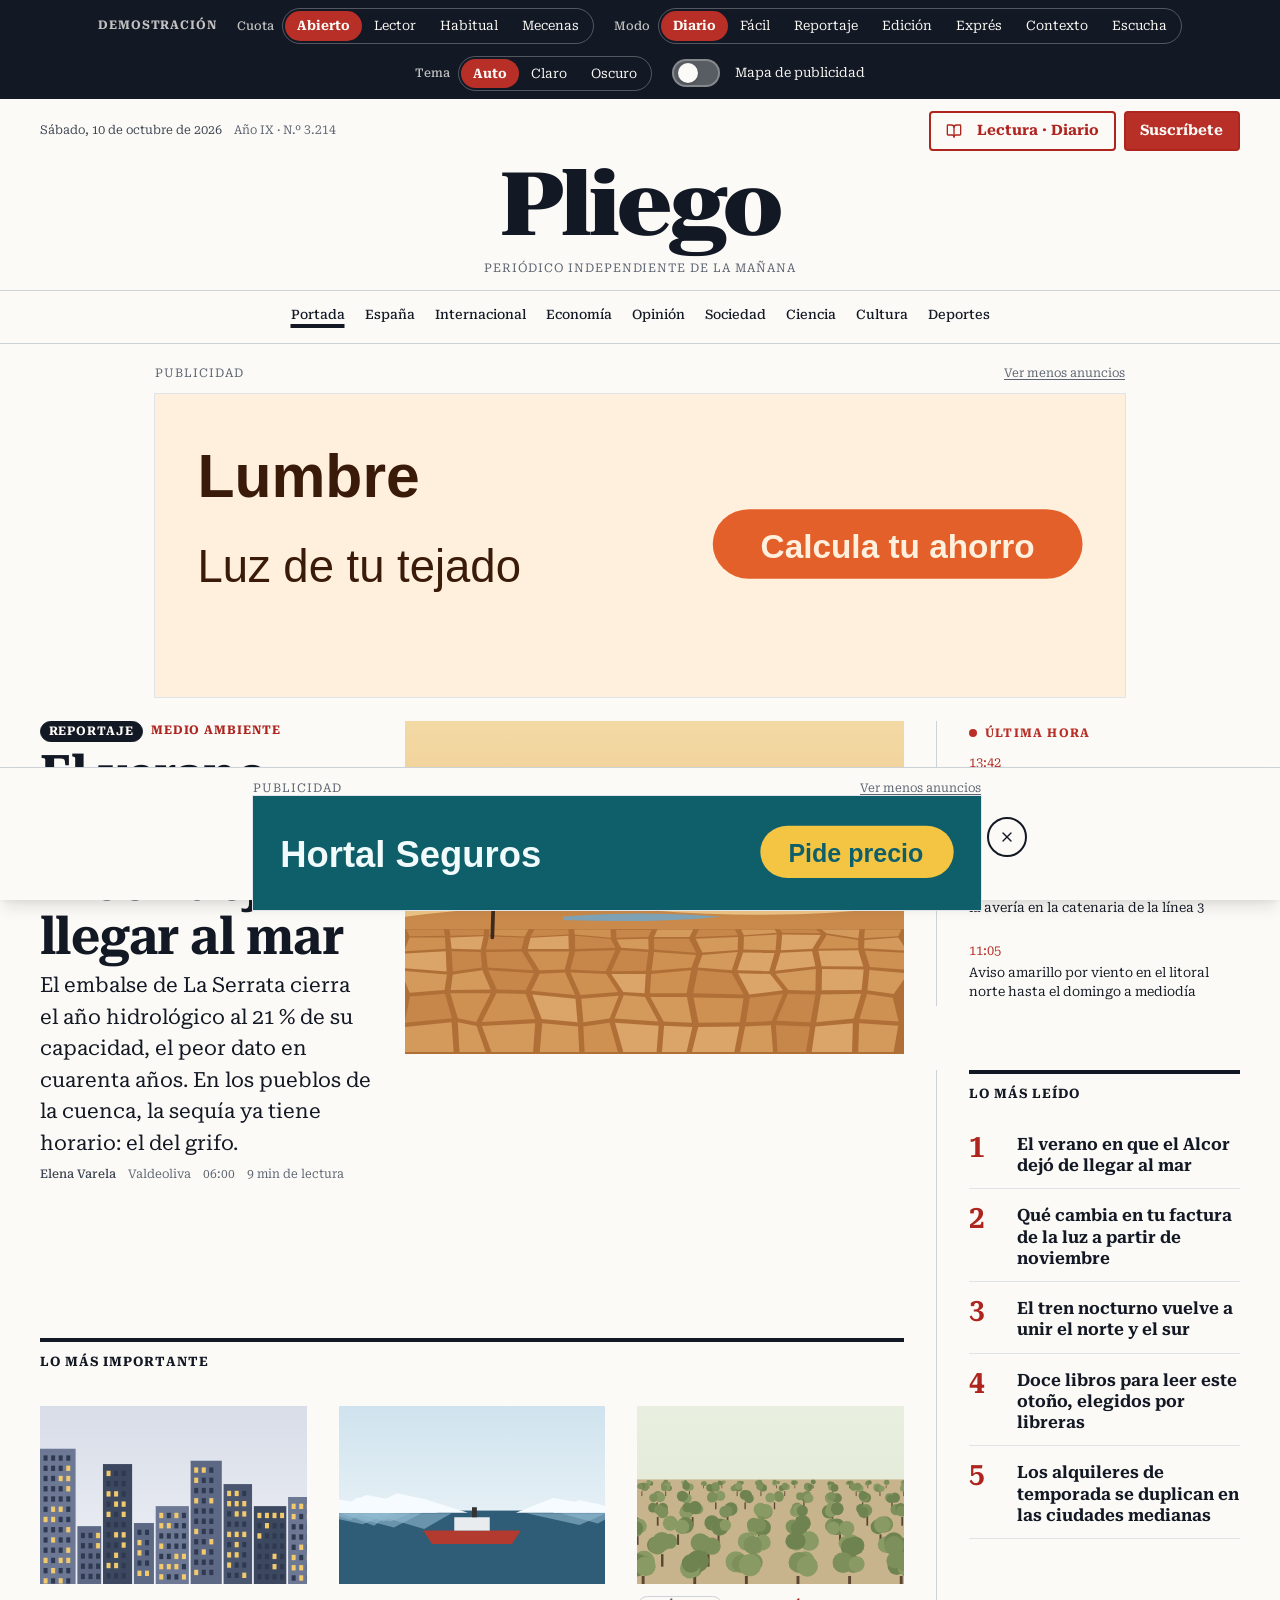
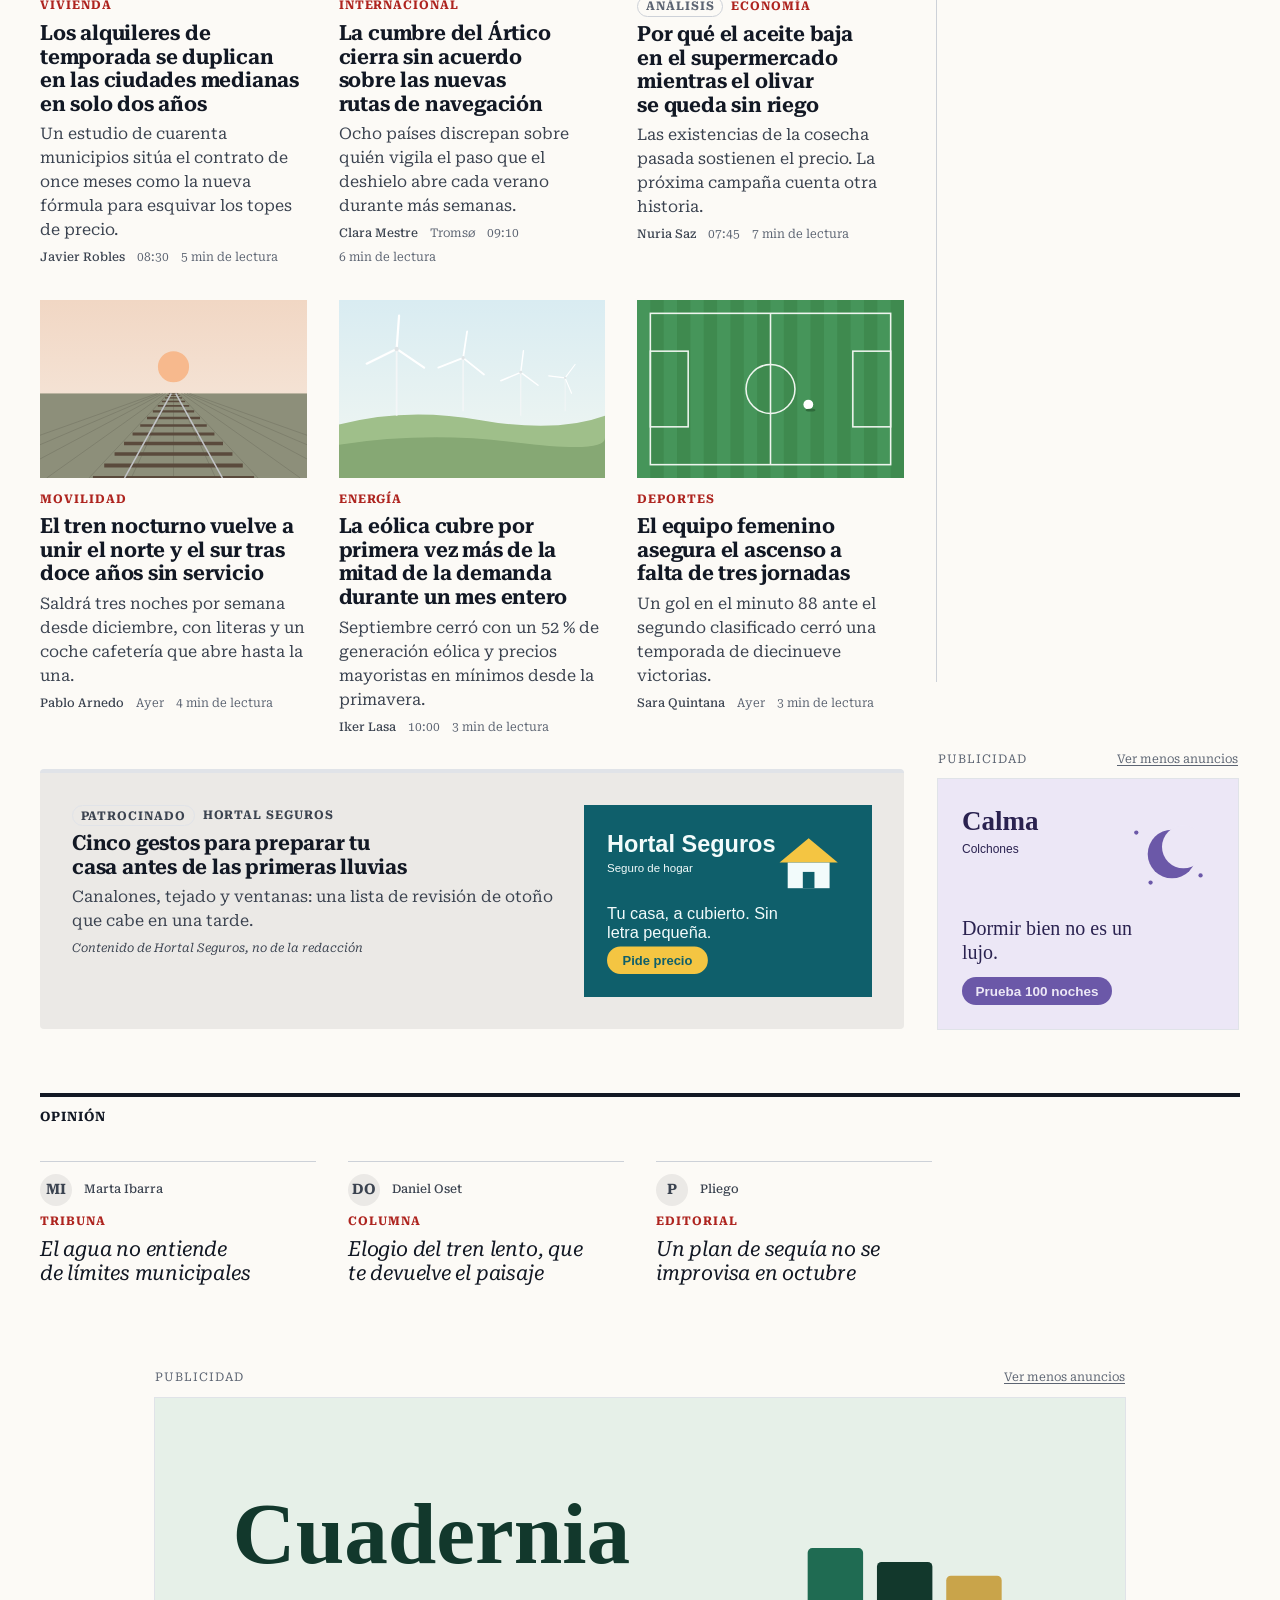
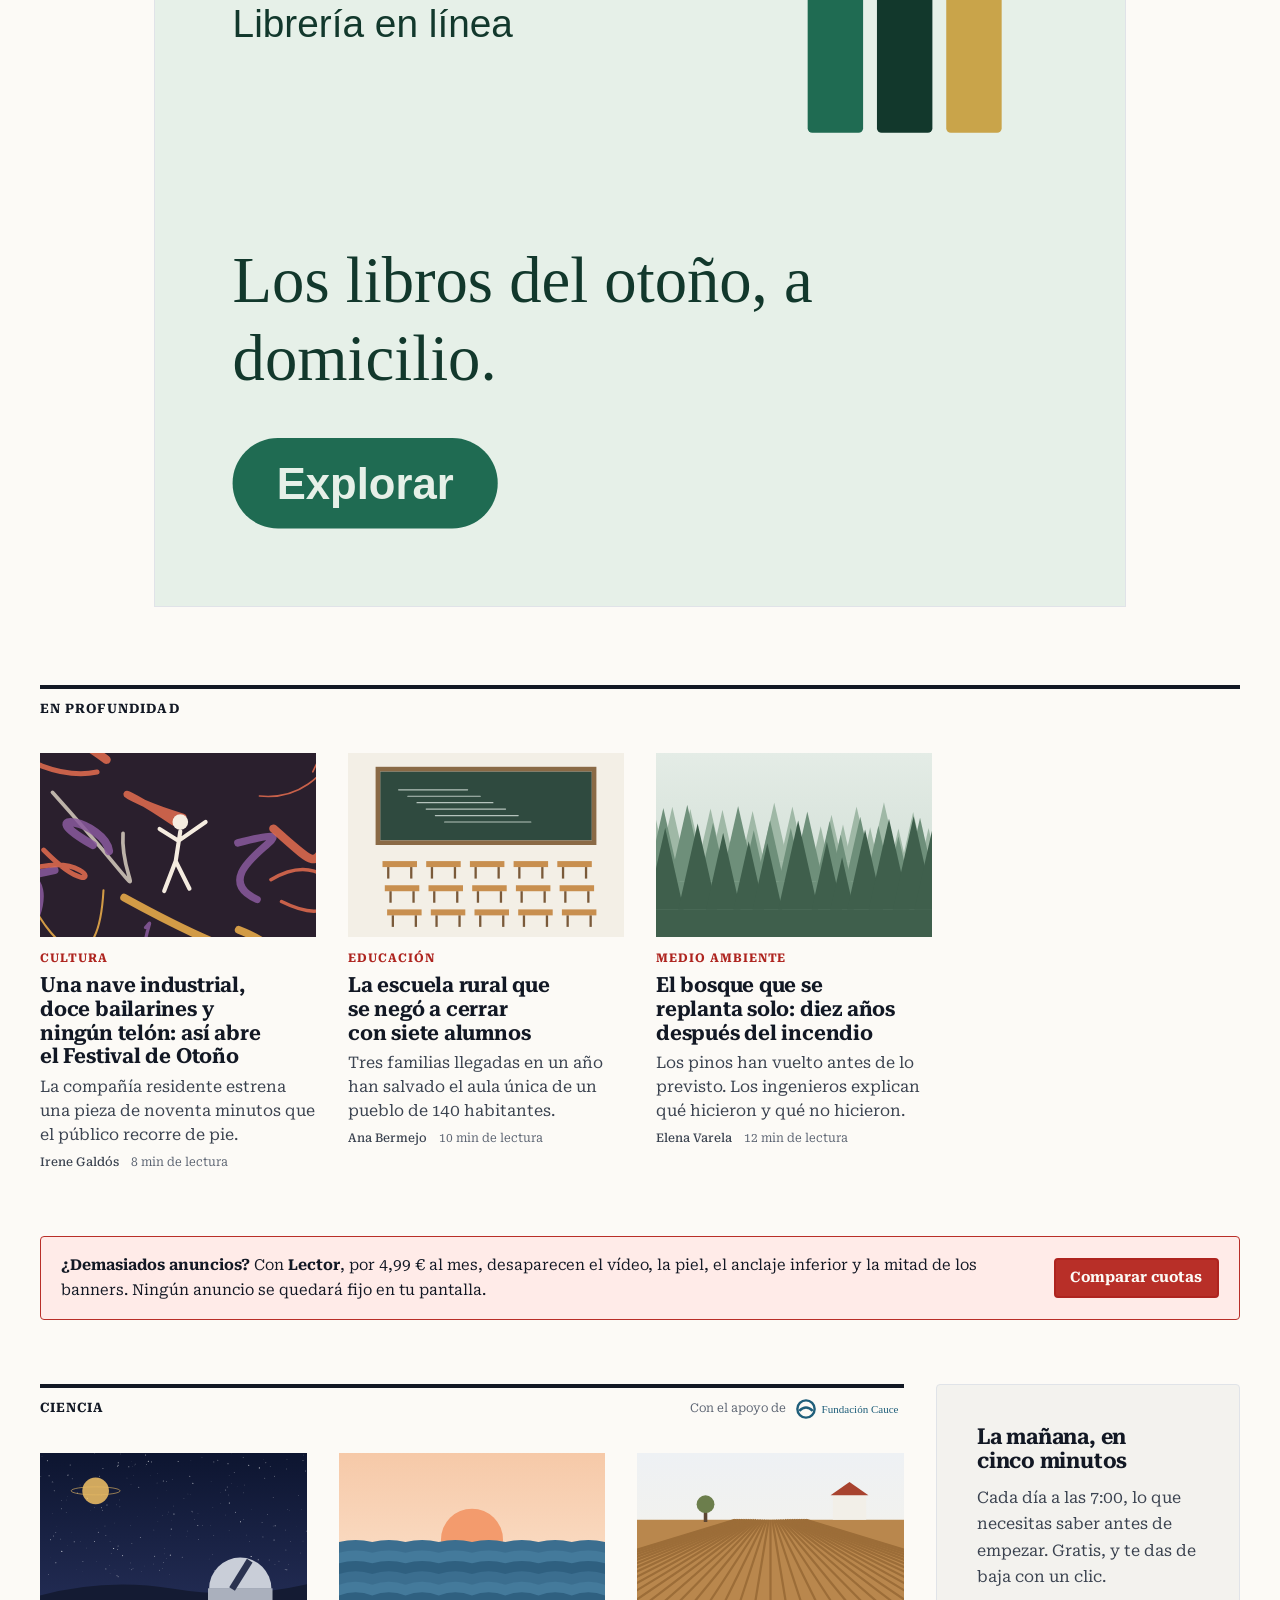
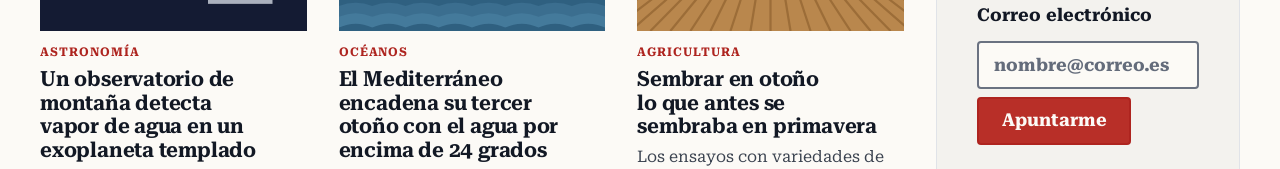
<file: index.html>
<!doctype html>
<html lang="es">
<head>
<meta charset="utf-8">
<meta name="viewport" content="width=device-width, initial-scale=1, viewport-fit=cover">
<title>Pliego · Portada</title>
<meta name="description" content="Pliego, periódico independiente de la mañana. Portada con cinco modos de lectura construidos sobre SYX.">
<script>
/* Arranque: aplica modo de lectura, cuota y mapa guardados antes del primer pintado (sin parpadeo). */
(function () {
  var d = document.documentElement, modo = 'diario', tema = null, cuota = 'abierto', mapa = null;
  try {
    modo = localStorage.getItem('pliego:lectura') || modo;
    tema = localStorage.getItem('pliego:apariencia');
    cuota = localStorage.getItem('pliego:cuota') || cuota;
    mapa = localStorage.getItem('pliego:mapa');
  } catch (e) {}
  d.setAttribute('data-lectura', modo);
  d.setAttribute('data-cuota', cuota);
  if (mapa === 'si') d.setAttribute('data-mapa-pub', '');
  if (tema === 'light' || tema === 'dark') d.setAttribute('data-theme', tema);
})();
</script>
<link rel="preconnect" href="https://fonts.googleapis.com">
<link rel="preconnect" href="https://fonts.gstatic.com" crossorigin>
<link rel="stylesheet" href="https://fonts.googleapis.com/css2?family=Roboto+Serif:ital,opsz,wdth,wght,GRAD@0,8..144,50..150,100..900,-50..100;1,8..144,50..150,100..900,-50..100&amp;display=swap">
<link rel="stylesheet" href="syx/css/styles-theme-example-01.css">
<link rel="stylesheet" href="css/pliego.css">
<link rel="stylesheet" href="css/lectura/diario.css">
<link rel="stylesheet" href="css/lectura/facil.css">
<link rel="stylesheet" href="css/lectura/reportaje.css">
<link rel="stylesheet" href="css/lectura/edicion.css">
<link rel="stylesheet" href="css/lectura/expres.css">
<link rel="stylesheet" href="css/lectura/contexto.css">
<link rel="stylesheet" href="css/lectura/escucha.css">
<link rel="stylesheet" href="css/pliego-publicidad.css">
<link rel="stylesheet" href="css/pliego-acabados.css">
<link rel="stylesheet" href="css/pliego-demo.css">
<link rel="stylesheet" href="css/pliego-adaptaciones.css">
<script src="js/pliego-lectura.js" defer></script>
</head>
<body class="pliego-pagina pliego-pagina--portada">

<a class="syx-skip-link" href="#contenido">Saltar al contenido</a>

<aside class="pliego-demo" aria-label="Controles de la demostración">
  <form class="pliego-demo__formulario" id="form-demo">
    <p class="pliego-demo__titulo">Demostración</p>
      <fieldset class="pliego-demo__grupo" aria-labelledby="demo-leyenda-cuota">
        <span class="pliego-demo__leyenda" id="demo-leyenda-cuota">Cuota</span>
        <div class="pliego-demo__segmentos">
        <label class="pliego-demo__opcion" for="demo-cuota-abierto"><input class="pliego-demo__input" type="radio" name="cuota" id="demo-cuota-abierto" value="abierto"><span>Abierto</span></label>
        <label class="pliego-demo__opcion" for="demo-cuota-lector"><input class="pliego-demo__input" type="radio" name="cuota" id="demo-cuota-lector" value="lector"><span>Lector</span></label>
        <label class="pliego-demo__opcion" for="demo-cuota-habitual"><input class="pliego-demo__input" type="radio" name="cuota" id="demo-cuota-habitual" value="habitual"><span>Habitual</span></label>
        <label class="pliego-demo__opcion" for="demo-cuota-mecenas"><input class="pliego-demo__input" type="radio" name="cuota" id="demo-cuota-mecenas" value="mecenas"><span>Mecenas</span></label>
        </div>
      </fieldset>
      <fieldset class="pliego-demo__grupo" aria-labelledby="demo-leyenda-modo">
        <span class="pliego-demo__leyenda" id="demo-leyenda-modo">Modo</span>
        <div class="pliego-demo__segmentos">
        <label class="pliego-demo__opcion" for="demo-lectura-diario"><input class="pliego-demo__input" type="radio" name="lectura" id="demo-lectura-diario" value="diario"><span>Diario</span></label>
        <label class="pliego-demo__opcion" for="demo-lectura-facil"><input class="pliego-demo__input" type="radio" name="lectura" id="demo-lectura-facil" value="facil"><span>Fácil</span></label>
        <label class="pliego-demo__opcion" for="demo-lectura-reportaje"><input class="pliego-demo__input" type="radio" name="lectura" id="demo-lectura-reportaje" value="reportaje"><span>Reportaje</span></label>
        <label class="pliego-demo__opcion" for="demo-lectura-edicion"><input class="pliego-demo__input" type="radio" name="lectura" id="demo-lectura-edicion" value="edicion"><span>Edición</span></label>
        <label class="pliego-demo__opcion" for="demo-lectura-expres"><input class="pliego-demo__input" type="radio" name="lectura" id="demo-lectura-expres" value="expres"><span>Exprés</span></label>
        <label class="pliego-demo__opcion" for="demo-lectura-contexto"><input class="pliego-demo__input" type="radio" name="lectura" id="demo-lectura-contexto" value="contexto"><span>Contexto</span></label>
        <label class="pliego-demo__opcion" for="demo-lectura-escucha"><input class="pliego-demo__input" type="radio" name="lectura" id="demo-lectura-escucha" value="escucha"><span>Escucha</span></label>
        </div>
      </fieldset>
      <fieldset class="pliego-demo__grupo" aria-labelledby="demo-leyenda-tema">
        <span class="pliego-demo__leyenda" id="demo-leyenda-tema">Tema</span>
        <div class="pliego-demo__segmentos">
        <label class="pliego-demo__opcion" for="demo-apariencia-auto"><input class="pliego-demo__input" type="radio" name="apariencia" id="demo-apariencia-auto" value="auto"><span>Auto</span></label>
        <label class="pliego-demo__opcion" for="demo-apariencia-light"><input class="pliego-demo__input" type="radio" name="apariencia" id="demo-apariencia-light" value="light"><span>Claro</span></label>
        <label class="pliego-demo__opcion" for="demo-apariencia-dark"><input class="pliego-demo__input" type="radio" name="apariencia" id="demo-apariencia-dark" value="dark"><span>Oscuro</span></label>
        </div>
      </fieldset>
    <label class="atom-switch pliego-demo__mapa" for="demo-mapa">
      <input class="atom-switch__input" type="checkbox" role="switch" id="demo-mapa" name="mapa">
      <span class="atom-switch__slider" aria-hidden="true"></span>
      <span class="atom-switch__label">Mapa de publicidad</span>
    </label>
  </form>
</aside>

<header class="pliego-cabecera">
  <div class="pliego-cabecera__barra">
    <p class="pliego-cabecera__edicion">
      <time datetime="2026-10-10">Sábado, 10 de octubre de 2026</time>
      <span class="pliego-cabecera__numero">Año IX · N.º 3.214</span>
      <span class="pliego-cabecera__cuota" data-para="lector">Suscripción Lector</span>
      <span class="pliego-cabecera__cuota" data-para="habitual">Suscripción Habitual</span>
      <span class="pliego-cabecera__cuota" data-para="mecenas">Edición para mecenas</span>
    </p>
    <div class="pliego-cabecera__acciones">
      <button class="atom-btn atom-btn--primary atom-btn--size-sm atom-btn--has-icon pliego-cabecera__lectura" type="button" popovertarget="panel-lectura">
        <span class="atom-icon atom-icon--lc-book-open" aria-hidden="true"></span>
        <span class="pliego-modo-actual">Lectura</span>
      </button>
      <a class="atom-btn atom-btn--primary atom-btn--filled atom-btn--size-sm pliego-cabecera__suscribir" href="suscripcion.html" data-para="abierto">Suscríbete</a>
      <a class="atom-btn atom-btn--primary atom-btn--size-sm pliego-cabecera__suscribir" href="suscripcion.html" data-para="lector habitual">Menos anuncios</a>
      <p class="pliego-insignia" data-para="mecenas">Mecenas <span>· sin publicidad</span></p>
    </div>
  </div>
  <h1 class="pliego-cabecera__marca"><a href="index.html" aria-current="page">Pliego</a></h1>
  <p class="pliego-cabecera__lema">Periódico independiente de la mañana</p>
  <nav class="pliego-secciones" aria-label="Secciones">
    <ul class="pliego-secciones__lista">
      <li><a href="index.html" aria-current="page">Portada</a></li>
      <li><a href="#t-destacadas">España</a></li>
      <li><a href="#t-destacadas">Internacional</a></li>
      <li><a href="#t-destacadas">Economía</a></li>
      <li><a href="#t-opinion">Opinión</a></li>
      <li><a href="articulo.html">Sociedad</a></li>
      <li><a href="#t-ciencia">Ciencia</a></li>
      <li><a href="#t-profundidad">Cultura</a></li>
      <li><a href="#t-destacadas">Deportes</a></li>
    </ul>
  </nav>
</header>

<div id="panel-lectura" class="pliego-lectura" popover role="dialog" aria-labelledby="panel-lectura-titulo">
  <form class="pliego-lectura__formulario" id="form-lectura">
    <div class="pliego-lectura__cabecera">
      <h2 class="pliego-lectura__titulo" id="panel-lectura-titulo">Modo de lectura</h2>
      <button class="atom-btn atom-btn--tertiary atom-btn--circle atom-btn--size-sm" type="button" popovertarget="panel-lectura" popovertargetaction="hide" aria-label="Cerrar">
        <span class="atom-icon atom-icon--lc-x" aria-hidden="true"></span>
      </button>
    </div>
    <p class="pliego-lectura__ayuda">Cambia cómo se ve el periódico. El texto es el mismo; cambia la forma de leerlo.</p>
    <fieldset class="pliego-lectura__grupo">
      <legend class="pliego-lectura__leyenda">Cómo quieres leer</legend>
      <div class="pliego-opcion pliego-opcion--diario">
        <span class="pliego-opcion__muestra" aria-hidden="true">Aa</span>
        <label class="atom-radio" for="lectura-diario">
          <input class="atom-radio__input" type="radio" name="lectura" id="lectura-diario" value="diario" aria-describedby="nota-diario">
          <span class="atom-radio__label">Diario</span>
        </label>
        <span class="pliego-opcion__nota" id="nota-diario">La edición de siempre, ordenada por importancia.</span>
      </div>
      <div class="pliego-opcion pliego-opcion--facil">
        <span class="pliego-opcion__muestra" aria-hidden="true">Aa</span>
        <label class="atom-radio" for="lectura-facil">
          <input class="atom-radio__input" type="radio" name="lectura" id="lectura-facil" value="facil" aria-describedby="nota-facil">
          <span class="atom-radio__label">Fácil</span>
        </label>
        <span class="pliego-opcion__nota" id="nota-facil">Letra grande, frases cortas y un solo camino.</span>
      </div>
      <div class="pliego-opcion pliego-opcion--reportaje">
        <span class="pliego-opcion__muestra" aria-hidden="true">Aa</span>
        <label class="atom-radio" for="lectura-reportaje">
          <input class="atom-radio__input" type="radio" name="lectura" id="lectura-reportaje" value="reportaje" aria-describedby="nota-reportaje">
          <span class="atom-radio__label">Reportaje</span>
        </label>
        <span class="pliego-opcion__nota" id="nota-reportaje">Imagen a sangre y ritmo de revista.</span>
      </div>
      <div class="pliego-opcion pliego-opcion--edicion">
        <span class="pliego-opcion__muestra" aria-hidden="true">Aa</span>
        <label class="atom-radio" for="lectura-edicion">
          <input class="atom-radio__input" type="radio" name="lectura" id="lectura-edicion" value="edicion" aria-describedby="nota-edicion">
          <span class="atom-radio__label">Edición</span>
        </label>
        <span class="pliego-opcion__nota" id="nota-edicion">Composición de imprenta, notas al margen.</span>
      </div>
      <div class="pliego-opcion pliego-opcion--expres">
        <span class="pliego-opcion__muestra" aria-hidden="true">Aa</span>
        <label class="atom-radio" for="lectura-expres">
          <input class="atom-radio__input" type="radio" name="lectura" id="lectura-expres" value="expres" aria-describedby="nota-expres">
          <span class="atom-radio__label">Exprés</span>
        </label>
        <span class="pliego-opcion__nota" id="nota-expres">Titulares, claves y lo esencial de cada parte.</span>
      </div>
      <div class="pliego-opcion pliego-opcion--contexto">
        <span class="pliego-opcion__muestra" aria-hidden="true">Aa</span>
        <label class="atom-radio" for="lectura-contexto">
          <input class="atom-radio__input" type="radio" name="lectura" id="lectura-contexto" value="contexto" aria-describedby="nota-contexto">
          <span class="atom-radio__label">Contexto</span>
        </label>
        <span class="pliego-opcion__nota" id="nota-contexto">Antecedentes, cronología y datos antes de la historia.</span>
      </div>
      <div class="pliego-opcion pliego-opcion--escucha">
        <span class="pliego-opcion__muestra" aria-hidden="true"></span>
        <label class="atom-radio" for="lectura-escucha">
          <input class="atom-radio__input" type="radio" name="lectura" id="lectura-escucha" value="escucha" aria-describedby="nota-escucha">
          <span class="atom-radio__label">Escucha</span>
        </label>
        <span class="pliego-opcion__nota" id="nota-escucha"><span class="pliego-opcion__sello">Mecenas</span> El artículo, leído en voz alta. Solo para Mecenas.</span>
      </div>
    </fieldset>
    <fieldset class="pliego-lectura__grupo pliego-lectura__grupo--apariencia">
      <legend class="pliego-lectura__leyenda">Apariencia</legend>
      <label class="atom-radio" for="apariencia-auto">
        <input class="atom-radio__input" type="radio" name="apariencia" id="apariencia-auto" value="auto">
        <span class="atom-radio__label">Automática</span>
      </label>
      <label class="atom-radio" for="apariencia-clara">
        <input class="atom-radio__input" type="radio" name="apariencia" id="apariencia-clara" value="light">
        <span class="atom-radio__label">Clara</span>
      </label>
      <label class="atom-radio" for="apariencia-oscura">
        <input class="atom-radio__input" type="radio" name="apariencia" id="apariencia-oscura" value="dark">
        <span class="atom-radio__label">Oscura</span>
      </label>
    </fieldset>
  </form>
</div>
<p class="syx-sr-only" role="status" id="lectura-estado"></p>
<div class="pliego-franja-pub">
<div class="pliego-pub pliego-pub--billboard" data-formato="Billboard" data-medida="970 × 250 · móvil 320 × 100" data-cuotas="abierto">
  <p class="pliego-pub__etiqueta"><span>Publicidad</span> <a class="pliego-pub__quitar" href="suscripcion.html" data-para="abierto lector habitual">Ver menos anuncios</a></p>
  <a class="pliego-pub__creatividad" href="#anuncio" rel="sponsored"><picture><source media="(min-width: 64rem)" srcset="img/pub/billboard-lumbre.svg" width="970" height="250"><img src="img/pub/movil-100-lumbre.svg" alt="Lumbre, energía solar en casa: tu tejado ya produce luz. Calcula tu ahorro." width="320" height="100" loading="lazy" decoding="async"></picture></a>
</div>
<div class="pliego-pub pliego-pub--leaderboard" data-formato="Leaderboard" data-medida="728 × 90 · móvil 320 × 50" data-cuotas="lector">
  <p class="pliego-pub__etiqueta"><span>Publicidad</span> <a class="pliego-pub__quitar" href="suscripcion.html" data-para="abierto lector habitual">Ver menos anuncios</a></p>
  <a class="pliego-pub__creatividad" href="#anuncio" rel="sponsored"><picture><source media="(min-width: 48rem)" srcset="img/pub/leaderboard-anden.svg" width="728" height="90"><img src="img/pub/movil-50-anden.svg" alt="Andén, viajes en tren: el otoño se ve mejor por la ventanilla. Ver escapadas." width="320" height="50" loading="lazy" decoding="async"></picture></a>
</div>
</div>


<main id="contenido" class="pliego-portada">
  <div class="pliego-pub pliego-pub--piel" data-formato="Piel (skin)" data-medida="2 × 240 × 900, solo portada y pantallas ≥ 1856 px" data-cuotas="abierto">
    <a class="pliego-pub__lado pliego-pub__lado--inicio" href="#anuncio" rel="sponsored" tabindex="-1" aria-hidden="true"><img src="img/pub/piel-lumbre.svg" alt="" width="240" height="900" loading="lazy"></a>
    <a class="pliego-pub__lado pliego-pub__lado--fin" href="#anuncio" rel="sponsored" tabindex="-1" aria-hidden="true"><img src="img/pub/piel-lumbre.svg" alt="" width="240" height="900" loading="lazy"></a>
  </div>

  <aside class="pliego-escucha-bloqueo pliego-portada__bloqueo" aria-labelledby="bloqueo-titulo">
    <p class="pliego-escucha-bloqueo__sello" aria-hidden="true"></p>
    <h2 class="pliego-escucha-bloqueo__titulo" id="bloqueo-titulo">Escuchar Pliego es parte de Mecenas</h2>
    <p class="pliego-escucha-bloqueo__texto">Con el modo Escucha, cada artículo se lee en voz alta mientras el texto te acompaña párrafo a párrafo, por capítulos y a la velocidad que elijas. Mientras tanto, te mostramos la edición Diario.</p>
    <a class="atom-btn atom-btn--primary atom-btn--filled" href="suscripcion.html">Ver Mecenas · 14,99 € al mes</a>
  </aside>

  <section class="pliego-portada__ultima pliego-ultima" aria-labelledby="t-ultima">
    <h2 class="pliego-ultima__titulo" id="t-ultima">Última hora</h2>
    <ol class="pliego-ultima__lista">
      <li class="pliego-ultima__item"><time datetime="2026-10-10T13:42+02:00">13:42</time> <a href="articulo.html">La Confederación del Alcor adelanta al 20 de octubre la reunión sobre la emergencia hidrológica</a></li>
      <li class="pliego-ultima__item"><time datetime="2026-10-10T12:15+02:00">12:15</time> <a href="articulo.html">Restablecido el servicio de cercanías tras la avería en la catenaria de la línea 3</a></li>
      <li class="pliego-ultima__item"><time datetime="2026-10-10T11:05+02:00">11:05</time> <a href="articulo.html">Aviso amarillo por viento en el litoral norte hasta el domingo a mediodía</a></li>
    </ol>
  </section>

  <section class="pliego-portada__apertura" aria-labelledby="t-apertura">
    <h2 class="syx-sr-only" id="t-apertura">Noticia de apertura</h2>
    <article class="pliego-teaser pliego-teaser--apertura pliego-seccion--sociedad">
      <div class="pliego-teaser__cuerpo">
        <p class="pliego-teaser__cintillo"><span class="pliego-genero"><span class="atom-pill atom-pill--dark">Reportaje</span></span> Medio ambiente</p>
        <h3 class="pliego-teaser__titulo"><a class="pliego-teaser__enlace" href="articulo.html">El verano en que el Alcor dejó de llegar al mar</a></h3>
        <p class="pliego-teaser__entradilla">El embalse de La Serrata cierra el año hidrológico al 21 % de su capacidad, el peor dato en cuarenta años. En los pueblos de la cuenca, la sequía ya tiene horario: el del grifo.</p>
        <p class="pliego-teaser__meta"><span class="pliego-teaser__autor">Elena Varela</span> <span class="pliego-teaser__lugar">Valdeoliva</span> <time datetime="2026-10-10T06:00+02:00">06:00</time> <span class="pliego-teaser__tiempo">9 min</span></p>
      </div>
      <figure class="pliego-teaser__media">
        <img src="img/sequia.svg" alt="Ilustración: tierra agrietada bajo un sol bajo, con un árbol seco y un hilo de agua al fondo" width="1200" height="800" fetchpriority="high">
      </figure>
    </article>
  </section>

  <section class="pliego-portada__destacadas pliego-bloque" aria-labelledby="t-destacadas">
    <div class="pliego-bloque__cabecera">
      <h2 class="pliego-bloque__titulo" id="t-destacadas">Lo más importante</h2>
    </div>
    <div class="pliego-rejilla">
      <article class="pliego-teaser pliego-seccion--espana">
        <div class="pliego-teaser__cuerpo">
          <p class="pliego-teaser__cintillo">Vivienda</p>
          <h3 class="pliego-teaser__titulo"><a class="pliego-teaser__enlace" href="articulo.html">Los alquileres de temporada se duplican en las ciudades medianas en solo dos años</a></h3>
          <p class="pliego-teaser__entradilla">Un estudio de cuarenta municipios sitúa el contrato de once meses como la nueva fórmula para esquivar los topes de precio.</p>
          <p class="pliego-teaser__meta"><span class="pliego-teaser__autor">Javier Robles</span> <time datetime="2026-10-10T08:30+02:00">08:30</time> <span class="pliego-teaser__tiempo">5 min</span></p>
        </div>
        <figure class="pliego-teaser__media"><img src="img/ciudad.svg" alt="" width="1200" height="800" loading="lazy" decoding="async"></figure>
      </article>
      <article class="pliego-teaser pliego-seccion--internacional">
        <div class="pliego-teaser__cuerpo">
          <p class="pliego-teaser__cintillo">Internacional</p>
          <h3 class="pliego-teaser__titulo"><a class="pliego-teaser__enlace" href="articulo.html">La cumbre del Ártico cierra sin acuerdo sobre las nuevas rutas de navegación</a></h3>
          <p class="pliego-teaser__entradilla">Ocho países discrepan sobre quién vigila el paso que el deshielo abre cada verano durante más semanas.</p>
          <p class="pliego-teaser__meta"><span class="pliego-teaser__autor">Clara Mestre</span> <span class="pliego-teaser__lugar">Tromsø</span> <time datetime="2026-10-10T09:10+02:00">09:10</time> <span class="pliego-teaser__tiempo">6 min</span></p>
        </div>
        <figure class="pliego-teaser__media"><img src="img/artico.svg" alt="" width="1200" height="800" loading="lazy" decoding="async"></figure>
      </article>
      <article class="pliego-teaser pliego-seccion--economia">
        <div class="pliego-teaser__cuerpo">
          <p class="pliego-teaser__cintillo"><span class="pliego-genero"><span class="atom-pill atom-pill--subtle">Análisis</span></span> Economía</p>
          <h3 class="pliego-teaser__titulo"><a class="pliego-teaser__enlace" href="articulo.html">Por qué el aceite baja en el supermercado mientras el olivar se queda sin riego</a></h3>
          <p class="pliego-teaser__entradilla">Las existencias de la cosecha pasada sostienen el precio. La próxima campaña cuenta otra historia.</p>
          <p class="pliego-teaser__meta"><span class="pliego-teaser__autor">Nuria Saz</span> <time datetime="2026-10-10T07:45+02:00">07:45</time> <span class="pliego-teaser__tiempo">7 min</span></p>
        </div>
        <figure class="pliego-teaser__media"><img src="img/olivos.svg" alt="" width="1200" height="800" loading="lazy" decoding="async"></figure>
      </article>
      <article class="pliego-teaser pliego-seccion--espana">
        <div class="pliego-teaser__cuerpo">
          <p class="pliego-teaser__cintillo">Movilidad</p>
          <h3 class="pliego-teaser__titulo"><a class="pliego-teaser__enlace" href="articulo.html">El tren nocturno vuelve a unir el norte y el sur tras doce años sin servicio</a></h3>
          <p class="pliego-teaser__entradilla">Saldrá tres noches por semana desde diciembre, con literas y un coche cafetería que abre hasta la una.</p>
          <p class="pliego-teaser__meta"><span class="pliego-teaser__autor">Pablo Arnedo</span> <time datetime="2026-10-09T21:20+02:00">Ayer</time> <span class="pliego-teaser__tiempo">4 min</span></p>
        </div>
        <figure class="pliego-teaser__media"><img src="img/tren.svg" alt="" width="1200" height="800" loading="lazy" decoding="async"></figure>
      </article>
      <article class="pliego-teaser pliego-seccion--ciencia">
        <div class="pliego-teaser__cuerpo">
          <p class="pliego-teaser__cintillo">Energía</p>
          <h3 class="pliego-teaser__titulo"><a class="pliego-teaser__enlace" href="articulo.html">La eólica cubre por primera vez más de la mitad de la demanda durante un mes entero</a></h3>
          <p class="pliego-teaser__entradilla">Septiembre cerró con un 52 % de generación eólica y precios mayoristas en mínimos desde la primavera.</p>
          <p class="pliego-teaser__meta"><span class="pliego-teaser__autor">Iker Lasa</span> <time datetime="2026-10-10T10:00+02:00">10:00</time> <span class="pliego-teaser__tiempo">3 min</span></p>
        </div>
        <figure class="pliego-teaser__media"><img src="img/energia.svg" alt="" width="1200" height="800" loading="lazy" decoding="async"></figure>
      </article>
      <article class="pliego-teaser pliego-seccion--deportes">
        <div class="pliego-teaser__cuerpo">
          <p class="pliego-teaser__cintillo">Deportes</p>
          <h3 class="pliego-teaser__titulo"><a class="pliego-teaser__enlace" href="articulo.html">El equipo femenino asegura el ascenso a falta de tres jornadas</a></h3>
          <p class="pliego-teaser__entradilla">Un gol en el minuto 88 ante el segundo clasificado cerró una temporada de diecinueve victorias.</p>
          <p class="pliego-teaser__meta"><span class="pliego-teaser__autor">Sara Quintana</span> <time datetime="2026-10-09T22:40+02:00">Ayer</time> <span class="pliego-teaser__tiempo">3 min</span></p>
        </div>
        <figure class="pliego-teaser__media"><img src="img/futbol.svg" alt="" width="1200" height="800" loading="lazy" decoding="async"></figure>
      </article>
      <article class="pliego-teaser pliego-teaser--patrocinado pliego-pub" data-formato="Nativo de primera parte" data-medida="Pieza de portada etiquetada" data-cuotas="abierto lector habitual">
        <div class="pliego-teaser__cuerpo">
          <p class="pliego-teaser__cintillo"><span class="pliego-genero"><span class="atom-pill atom-pill--neutral">Patrocinado</span></span> Hortal Seguros</p>
          <h3 class="pliego-teaser__titulo"><a class="pliego-teaser__enlace" href="#anuncio" rel="sponsored">Cinco gestos para preparar tu casa antes de las primeras lluvias</a></h3>
          <p class="pliego-teaser__entradilla">Canalones, tejado y ventanas: una lista de revisión de otoño que cabe en una tarde.</p>
          <p class="pliego-teaser__meta"><span class="pliego-teaser__autor">Contenido de Hortal Seguros, no de la redacción</span></p>
        </div>
        <figure class="pliego-teaser__media"><img src="img/pub/nativo-hortal.svg" alt="" width="600" height="400" loading="lazy" decoding="async"></figure>
      </article>
    </div>
  </section>

  <div class="pliego-portada__lateral">
<div class="pliego-pub pliego-pub--mediapagina" data-formato="Media página" data-medida="300 × 600 · móvil 300 × 250" data-cuotas="abierto lector">
  <p class="pliego-pub__etiqueta"><span>Publicidad</span> <a class="pliego-pub__quitar" href="suscripcion.html" data-para="abierto lector habitual">Ver menos anuncios</a></p>
  <a class="pliego-pub__creatividad" href="#anuncio" rel="sponsored"><picture><source media="(min-width: 64rem)" srcset="img/pub/mediapagina-calma.svg" width="300" height="600"><img src="img/pub/robapaginas-calma.svg" alt="Calma, colchones: dormir bien no es un lujo. Prueba 100 noches." width="300" height="250" loading="lazy" decoding="async"></picture></a>
</div>
  </div>

  <aside class="pliego-portada__leido pliego-leido" aria-labelledby="t-leido">
    <h2 class="pliego-leido__titulo" id="t-leido">Lo más leído</h2>
    <ol class="pliego-leido__lista">
      <li class="pliego-leido__item"><a href="articulo.html">El verano en que el Alcor dejó de llegar al mar</a></li>
      <li class="pliego-leido__item"><a href="articulo.html">Qué cambia en tu factura de la luz a partir de noviembre</a></li>
      <li class="pliego-leido__item"><a href="articulo.html">El tren nocturno vuelve a unir el norte y el sur</a></li>
      <li class="pliego-leido__item"><a href="articulo.html">Doce libros para leer este otoño, elegidos por libreras</a></li>
      <li class="pliego-leido__item"><a href="articulo.html">Los alquileres de temporada se duplican en las ciudades medianas</a></li>
    </ol>
  </aside>

  <section class="pliego-portada__opinion pliego-bloque pliego-bloque--opinion" aria-labelledby="t-opinion">
    <div class="pliego-bloque__cabecera">
      <h2 class="pliego-bloque__titulo" id="t-opinion">Opinión</h2>
    </div>
    <div class="pliego-rejilla pliego-rejilla--opinion">
      <article class="pliego-teaser pliego-teaser--opinion">
        <div class="pliego-teaser__cuerpo">
          <p class="pliego-teaser__cintillo">Tribuna</p>
          <h3 class="pliego-teaser__titulo"><a class="pliego-teaser__enlace" href="articulo.html">El agua no entiende de límites municipales</a></h3>
          <p class="pliego-teaser__meta"><span class="pliego-retrato"><span class="atom-avatar atom-avatar--sm" aria-hidden="true">MI</span></span> <span class="pliego-teaser__autor">Marta Ibarra</span></p>
        </div>
      </article>
      <article class="pliego-teaser pliego-teaser--opinion">
        <div class="pliego-teaser__cuerpo">
          <p class="pliego-teaser__cintillo">Columna</p>
          <h3 class="pliego-teaser__titulo"><a class="pliego-teaser__enlace" href="articulo.html">Elogio del tren lento, que te devuelve el paisaje</a></h3>
          <p class="pliego-teaser__meta"><span class="pliego-retrato"><span class="atom-avatar atom-avatar--sm" aria-hidden="true">DO</span></span> <span class="pliego-teaser__autor">Daniel Oset</span></p>
        </div>
      </article>
      <article class="pliego-teaser pliego-teaser--opinion">
        <div class="pliego-teaser__cuerpo">
          <p class="pliego-teaser__cintillo">Editorial</p>
          <h3 class="pliego-teaser__titulo"><a class="pliego-teaser__enlace" href="articulo.html">Un plan de sequía no se improvisa en octubre</a></h3>
          <p class="pliego-teaser__meta"><span class="pliego-retrato"><span class="atom-avatar atom-avatar--sm" aria-hidden="true">P</span></span> <span class="pliego-teaser__autor">Pliego</span></p>
        </div>
      </article>
    </div>
  </section>

  <div class="pliego-portada__pubmedio">
<div class="pliego-pub pliego-pub--intermedio" data-formato="Billboard intermedio" data-medida="970 × 250 · móvil robapáginas 300 × 250" data-cuotas="abierto">
  <p class="pliego-pub__etiqueta"><span>Publicidad</span> <a class="pliego-pub__quitar" href="suscripcion.html" data-para="abierto lector habitual">Ver menos anuncios</a></p>
  <a class="pliego-pub__creatividad" href="#anuncio" rel="sponsored"><picture><source media="(min-width: 64rem)" srcset="img/pub/billboard-cuadernia.svg" width="970" height="250"><img src="img/pub/robapaginas-cuadernia.svg" alt="Cuadernia, librería en línea: los libros del otoño, a domicilio. Explorar." width="300" height="250" loading="lazy" decoding="async"></picture></a>
</div>
  </div>

  <section class="pliego-portada__profundidad pliego-bloque" aria-labelledby="t-profundidad">
    <div class="pliego-bloque__cabecera">
      <h2 class="pliego-bloque__titulo" id="t-profundidad">En profundidad</h2>
    </div>
    <div class="pliego-rejilla">
      <article class="pliego-teaser pliego-seccion--cultura">
        <div class="pliego-teaser__cuerpo">
          <p class="pliego-teaser__cintillo">Cultura</p>
          <h3 class="pliego-teaser__titulo"><a class="pliego-teaser__enlace" href="articulo.html">Una nave industrial, doce bailarines y ningún telón: así abre el Festival de Otoño</a></h3>
          <p class="pliego-teaser__entradilla">La compañía residente estrena una pieza de noventa minutos que el público recorre de pie.</p>
          <p class="pliego-teaser__meta"><span class="pliego-teaser__autor">Irene Galdós</span> <span class="pliego-teaser__tiempo">8 min</span></p>
        </div>
        <figure class="pliego-teaser__media"><img src="img/danza.svg" alt="" width="1200" height="800" loading="lazy" decoding="async"></figure>
      </article>
      <article class="pliego-teaser pliego-seccion--espana">
        <div class="pliego-teaser__cuerpo">
          <p class="pliego-teaser__cintillo">Educación</p>
          <h3 class="pliego-teaser__titulo"><a class="pliego-teaser__enlace" href="articulo.html">La escuela rural que se negó a cerrar con siete alumnos</a></h3>
          <p class="pliego-teaser__entradilla">Tres familias llegadas en un año han salvado el aula única de un pueblo de 140 habitantes.</p>
          <p class="pliego-teaser__meta"><span class="pliego-teaser__autor">Ana Bermejo</span> <span class="pliego-teaser__tiempo">10 min</span></p>
        </div>
        <figure class="pliego-teaser__media"><img src="img/aula.svg" alt="" width="1200" height="800" loading="lazy" decoding="async"></figure>
      </article>
      <article class="pliego-teaser pliego-seccion--sociedad">
        <div class="pliego-teaser__cuerpo">
          <p class="pliego-teaser__cintillo">Medio ambiente</p>
          <h3 class="pliego-teaser__titulo"><a class="pliego-teaser__enlace" href="articulo.html">El bosque que se replanta solo: diez años después del incendio</a></h3>
          <p class="pliego-teaser__entradilla">Los pinos han vuelto antes de lo previsto. Los ingenieros explican qué hicieron y qué no hicieron.</p>
          <p class="pliego-teaser__meta"><span class="pliego-teaser__autor">Elena Varela</span> <span class="pliego-teaser__tiempo">12 min</span></p>
        </div>
        <figure class="pliego-teaser__media"><img src="img/bosque.svg" alt="" width="1200" height="800" loading="lazy" decoding="async"></figure>
      </article>
    </div>
  </section>

  <div class="pliego-portada__mejora">
<aside class="pliego-mejora" aria-label="Suscripción">
  <p class="pliego-mejora__texto" data-para="abierto"><strong>¿Demasiados anuncios?</strong> Con <b>Lector</b>, por 4,99 € al mes, desaparecen el vídeo, la piel, el anclaje inferior y la mitad de los banners. Ningún anuncio se quedará fijo en tu pantalla.</p>
  <p class="pliego-mejora__texto" data-para="lector"><strong>Ya ves menos publicidad.</strong> Con <b>Habitual</b>, por 8,99 € al mes, solo quedan las piezas patrocinadas, marcadas y con el estilo del periódico. Con <b>Mecenas</b>, ninguna.</p>
  <p class="pliego-mejora__texto" data-para="habitual"><strong>Ya solo ves piezas patrocinadas y marcadas.</strong> Con <b>Mecenas</b>, por 14,99 € al mes, Pliego no te muestra ni una.</p>
  <p class="pliego-mejora__texto" data-para="mecenas"><strong>Gracias por sostener Pliego.</strong> Con tu cuota no ves publicidad en ninguna página.</p>
  <a class="atom-btn atom-btn--primary atom-btn--filled atom-btn--size-sm" href="suscripcion.html" data-para="abierto lector habitual">Comparar cuotas</a>
</aside>
  </div>

  <section class="pliego-portada__ciencia pliego-bloque" aria-labelledby="t-ciencia">
    <div class="pliego-bloque__cabecera">
      <h2 class="pliego-bloque__titulo" id="t-ciencia">Ciencia</h2>
      <p class="pliego-patrocinio pliego-pub" data-formato="Patrocinio de sección" data-medida="Logotipo 220 × 48" data-cuotas="abierto lector habitual">Con el apoyo de <img src="img/pub/logo-cauce.svg" alt="Fundación Cauce" width="220" height="48"></p>
    </div>
    <div class="pliego-rejilla">
      <article class="pliego-teaser pliego-seccion--ciencia">
        <div class="pliego-teaser__cuerpo">
          <p class="pliego-teaser__cintillo">Astronomía</p>
          <h3 class="pliego-teaser__titulo"><a class="pliego-teaser__enlace" href="articulo.html">Un observatorio de montaña detecta vapor de agua en un exoplaneta templado</a></h3>
          <p class="pliego-teaser__entradilla">El planeta tarda 41 días en dar la vuelta a su estrella y está a 120 años luz.</p>
          <p class="pliego-teaser__meta"><span class="pliego-teaser__autor">Tomás Rull</span> <span class="pliego-teaser__tiempo">5 min</span></p>
        </div>
        <figure class="pliego-teaser__media"><img src="img/telescopio.svg" alt="" width="1200" height="800" loading="lazy" decoding="async"></figure>
      </article>
      <article class="pliego-teaser pliego-seccion--ciencia">
        <div class="pliego-teaser__cuerpo">
          <p class="pliego-teaser__cintillo">Océanos</p>
          <h3 class="pliego-teaser__titulo"><a class="pliego-teaser__enlace" href="articulo.html">El Mediterráneo encadena su tercer otoño con el agua por encima de 24 grados</a></h3>
          <p class="pliego-teaser__entradilla">Las boyas costeras registran temperaturas de agosto a mediados de octubre.</p>
          <p class="pliego-teaser__meta"><span class="pliego-teaser__autor">Laia Ferrer</span> <span class="pliego-teaser__tiempo">4 min</span></p>
        </div>
        <figure class="pliego-teaser__media"><img src="img/mar.svg" alt="" width="1200" height="800" loading="lazy" decoding="async"></figure>
      </article>
      <article class="pliego-teaser pliego-seccion--ciencia">
        <div class="pliego-teaser__cuerpo">
          <p class="pliego-teaser__cintillo">Agricultura</p>
          <h3 class="pliego-teaser__titulo"><a class="pliego-teaser__enlace" href="articulo.html">Sembrar en otoño lo que antes se sembraba en primavera</a></h3>
          <p class="pliego-teaser__entradilla">Los ensayos con variedades de ciclo corto ganan terreno en las cooperativas del interior.</p>
          <p class="pliego-teaser__meta"><span class="pliego-teaser__autor">Nuria Saz</span> <span class="pliego-teaser__tiempo">6 min</span></p>
        </div>
        <figure class="pliego-teaser__media"><img src="img/campo.svg" alt="" width="1200" height="800" loading="lazy" decoding="async"></figure>
      </article>
    </div>
  </section>

  <aside class="pliego-portada__boletin pliego-boletin" id="boletin" aria-labelledby="t-boletin">
    <h2 class="pliego-boletin__titulo" id="t-boletin">La mañana, en cinco minutos</h2>
    <p class="pliego-boletin__texto">Cada día a las 7:00, lo que necesitas saber antes de empezar. Gratis, y te das de baja con un clic.</p>
    <form class="pliego-boletin__formulario" id="form-boletin" novalidate>
      <label class="atom-label" for="boletin-correo">Correo electrónico</label>
      <div class="pliego-boletin__fila">
        <input class="atom-input" type="email" id="boletin-correo" name="correo" autocomplete="email" placeholder="nombre@correo.es" required>
        <button class="atom-btn atom-btn--primary atom-btn--filled" type="submit">Apuntarme</button>
      </div>
      <p class="pliego-boletin__estado" id="boletin-estado" role="status"></p>
    </form>
  </aside>

</main>

<div class="pliego-pub pliego-pub--anclaje" data-formato="Anclaje inferior" data-medida="728 × 90 · móvil 320 × 50, con cierre" data-cuotas="abierto">
  <p class="pliego-pub__etiqueta"><span>Publicidad</span> <a class="pliego-pub__quitar" href="suscripcion.html" data-para="abierto lector habitual">Ver menos anuncios</a></p>
  <a class="pliego-pub__creatividad" href="#anuncio" rel="sponsored"><picture><source media="(min-width: 48rem)" srcset="img/pub/leaderboard-hortal.svg" width="728" height="90"><img src="img/pub/movil-50-hortal.svg" alt="Hortal Seguros, seguro de hogar: tu casa, a cubierto. Pide precio." width="320" height="50" loading="lazy" decoding="async"></picture></a>
  <button class="atom-btn atom-btn--tertiary atom-btn--circle atom-btn--size-sm pliego-pub__cerrar" type="button" data-accion="cerrar-anclaje" aria-label="Cerrar anuncio"><span class="atom-icon atom-icon--lc-x" aria-hidden="true"></span></button>
</div>
<footer class="pliego-pie">
  <p class="pliego-pie__marca">Pliego</p>
  <nav class="pliego-pie__nav" aria-label="Sobre el periódico">
    <ul class="pliego-pie__lista">
      <li><a href="#contenido">Quiénes somos</a></li>
      <li><a href="#contenido">Libro de estilo</a></li>
      <li><a href="#contenido">Fe de errores</a></li>
      <li><a href="#contenido">Accesibilidad</a></li>
      <li><a href="#contenido">Aviso legal</a></li>
    </ul>
  </nav>
  <p class="pliego-pie__nota">Pliego es un periódico ficticio: personas, lugares y datos son inventados. Demostración de modos de lectura construida sobre el sistema de diseño SYX.</p>
  <p class="pliego-recuento"><span class="pliego-recuento__cuota"></span> <span class="pliego-recuento__n"></span></p>
  <p class="pliego-pie__credito">Diseñado y desarrollado por José Luis Pizarro</p>
</footer>

</body>
</html>
</file>
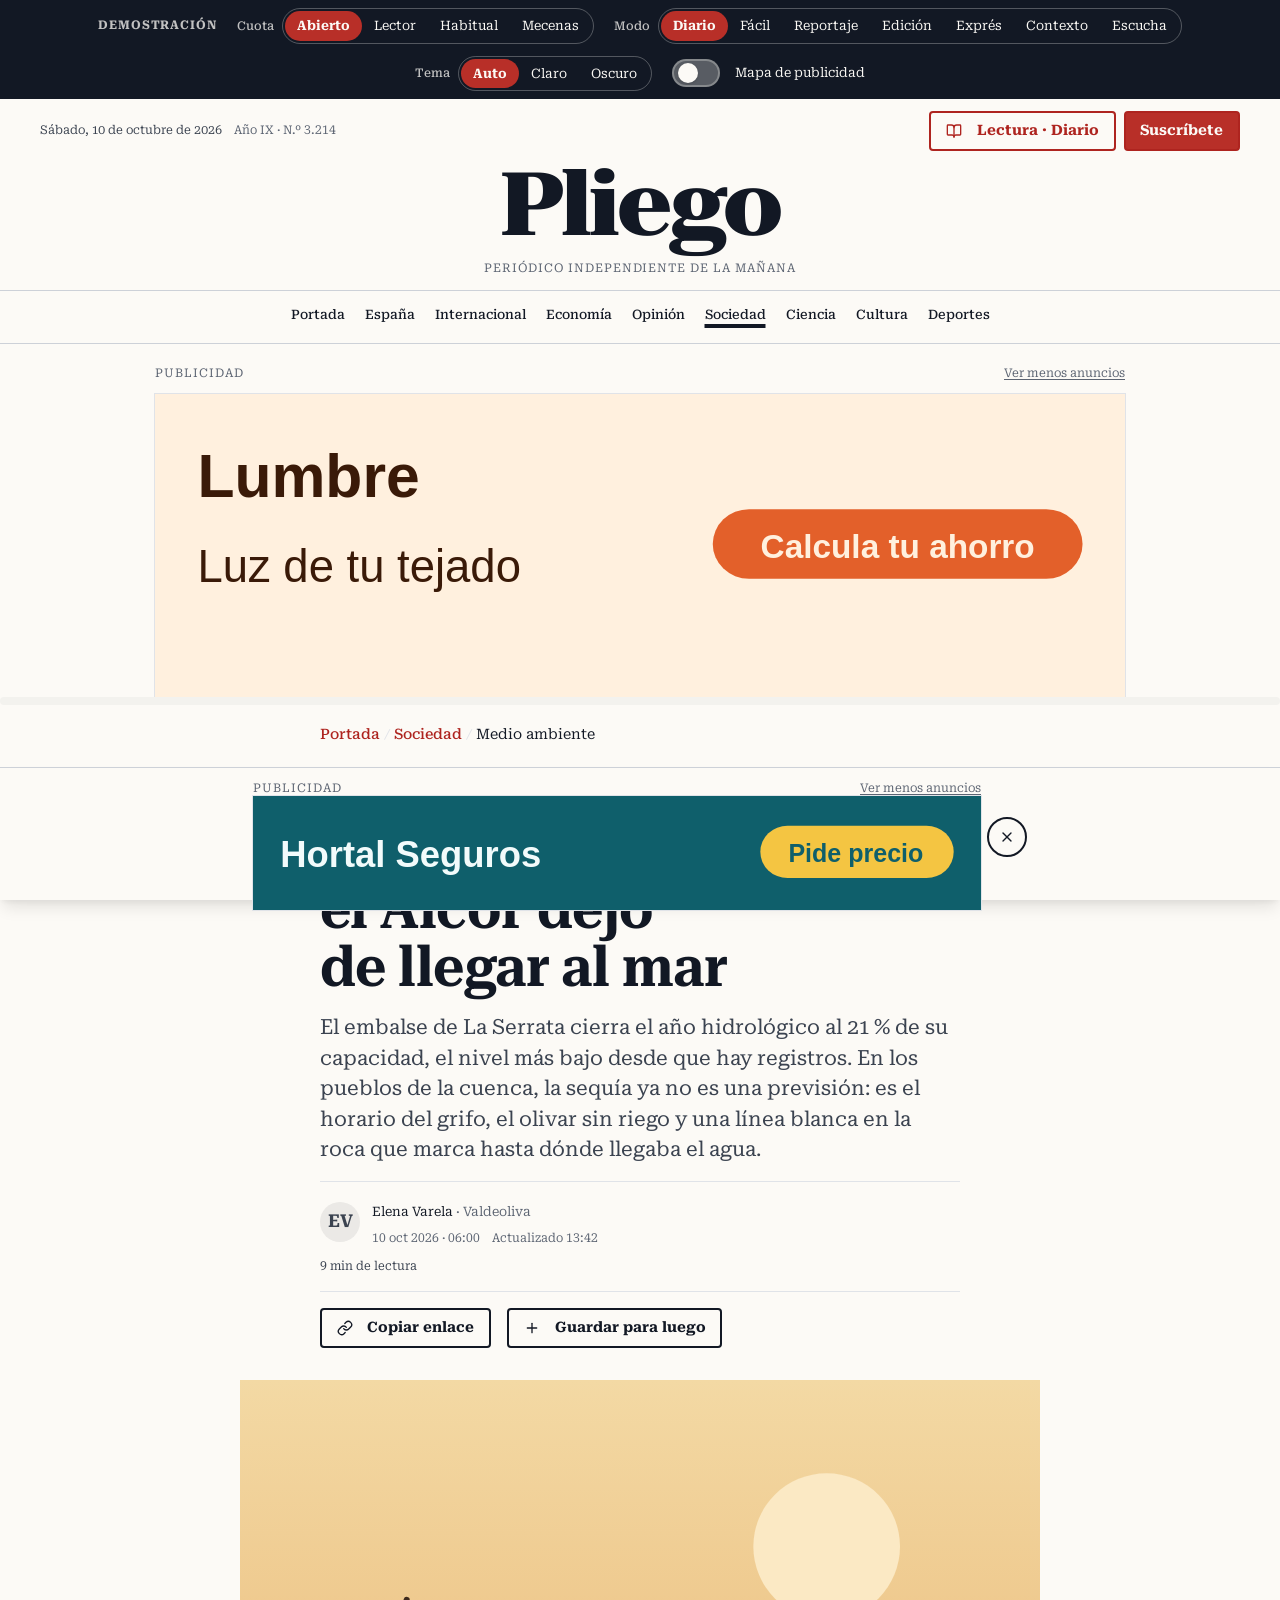
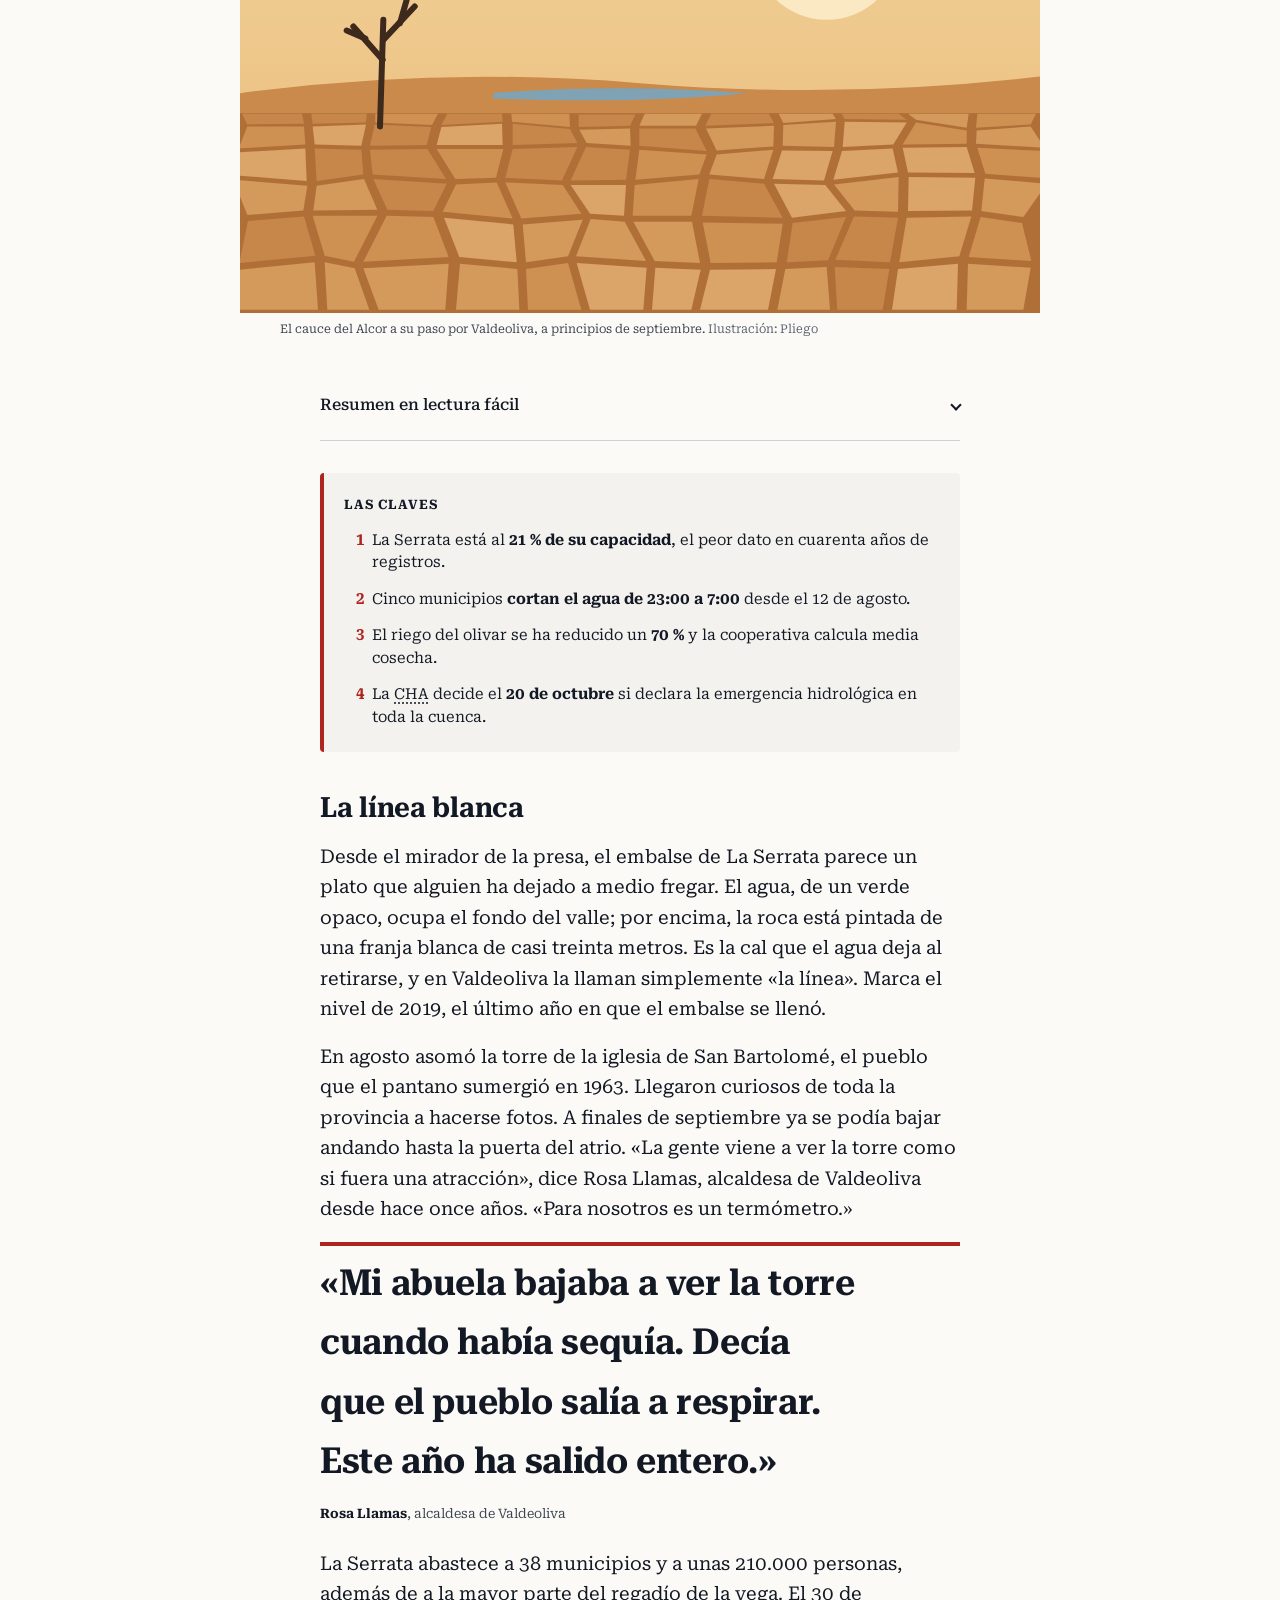
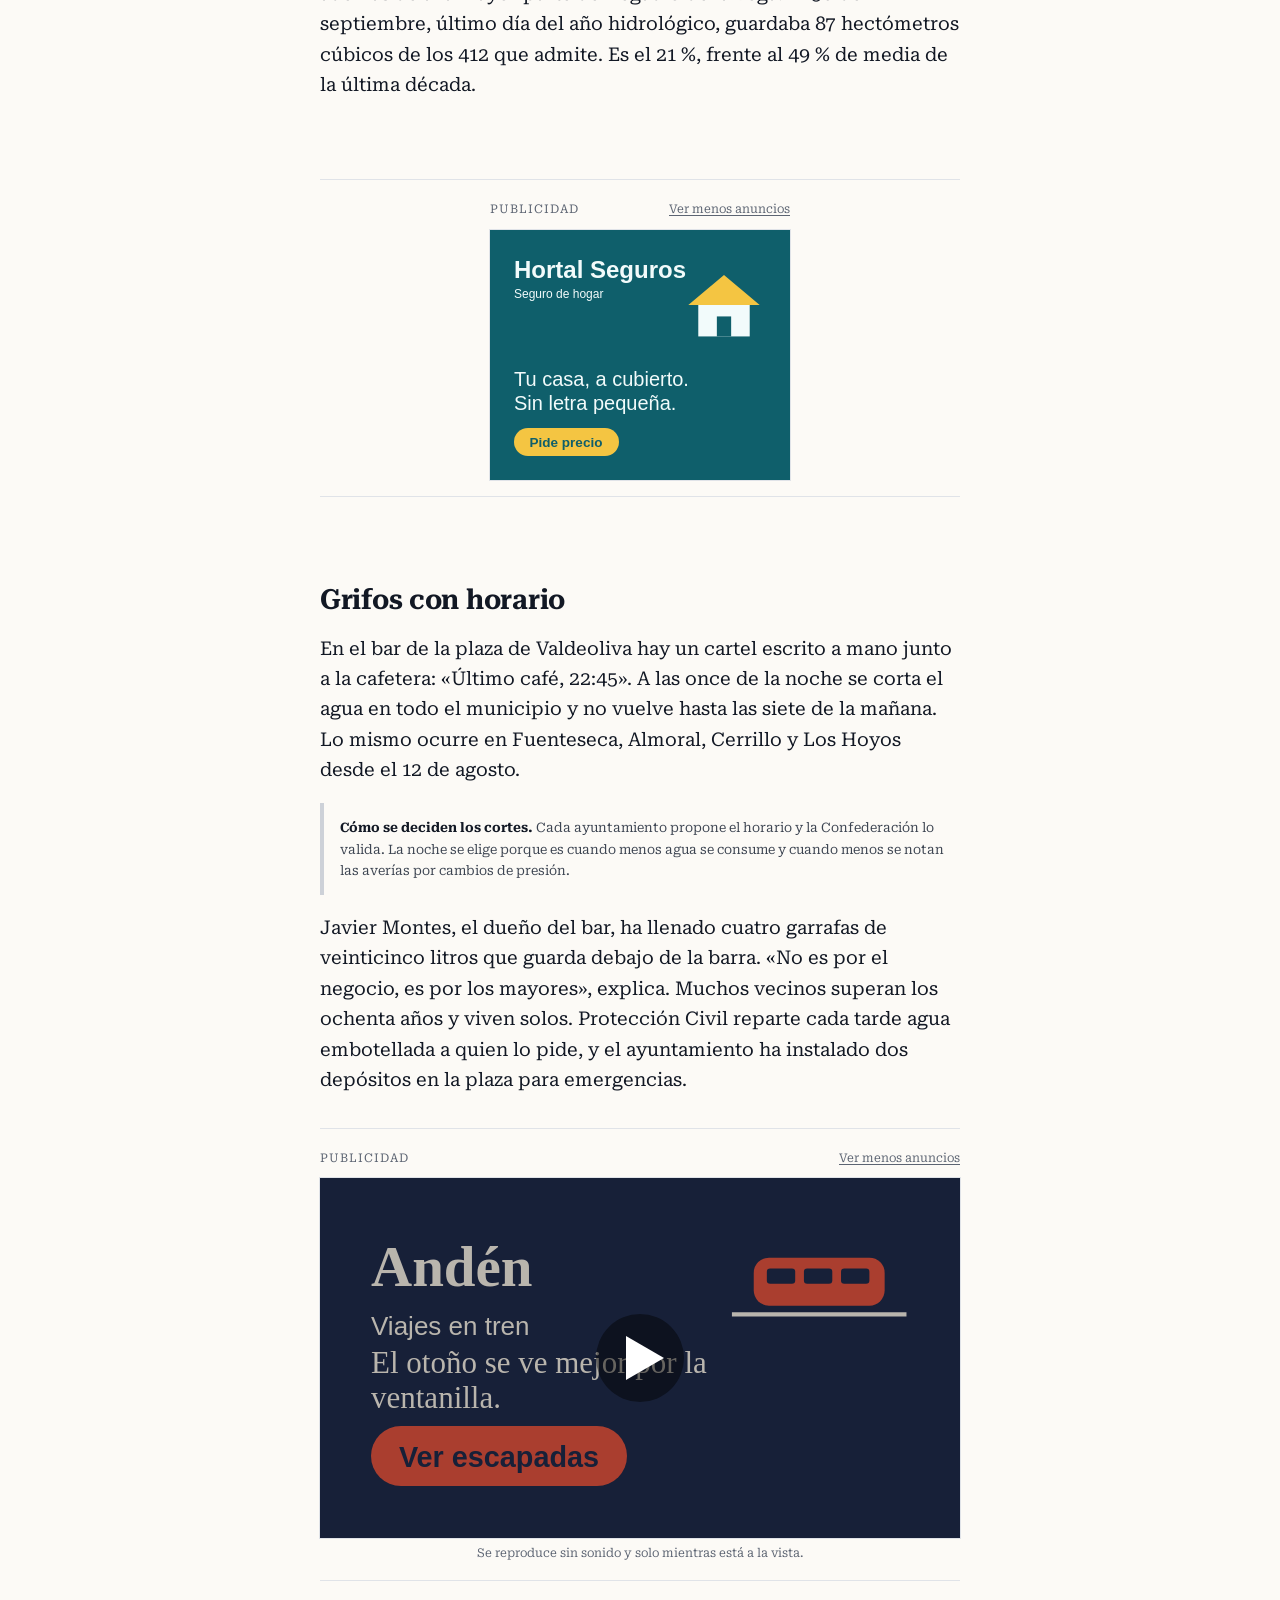
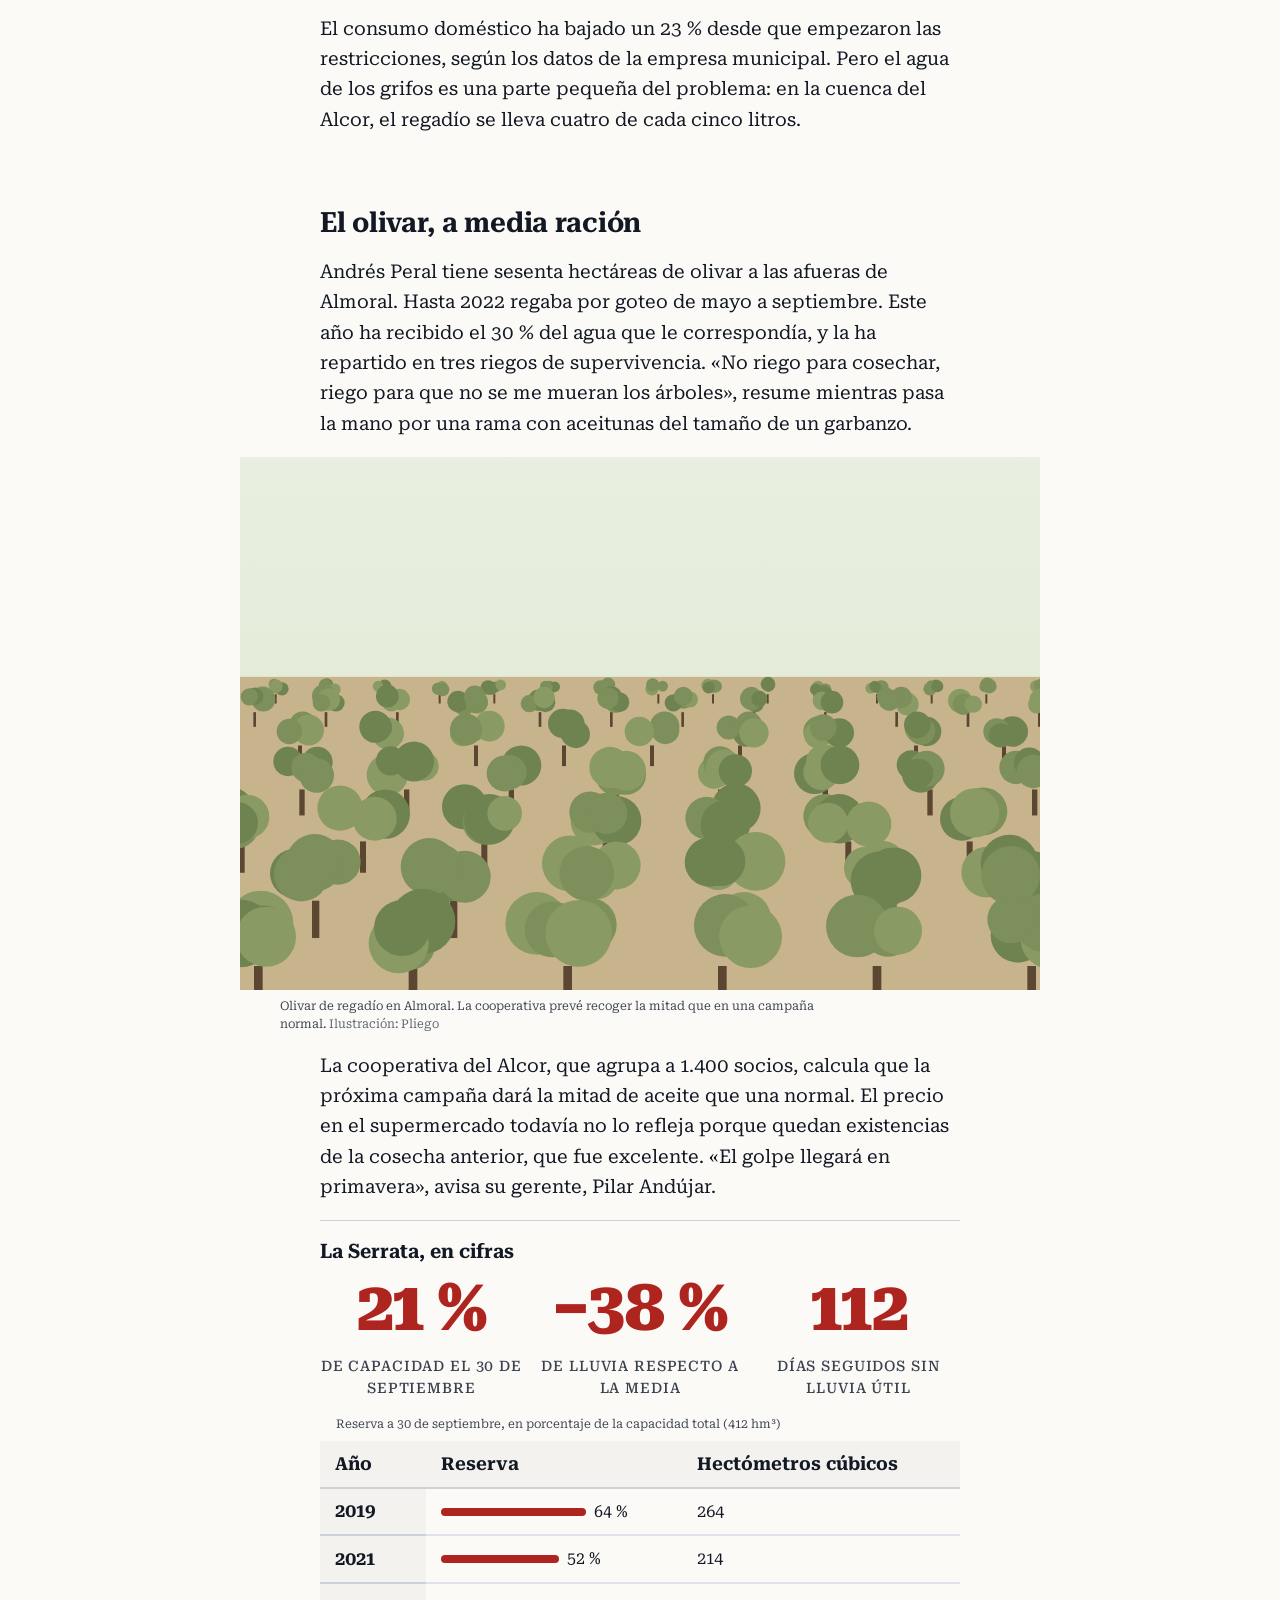
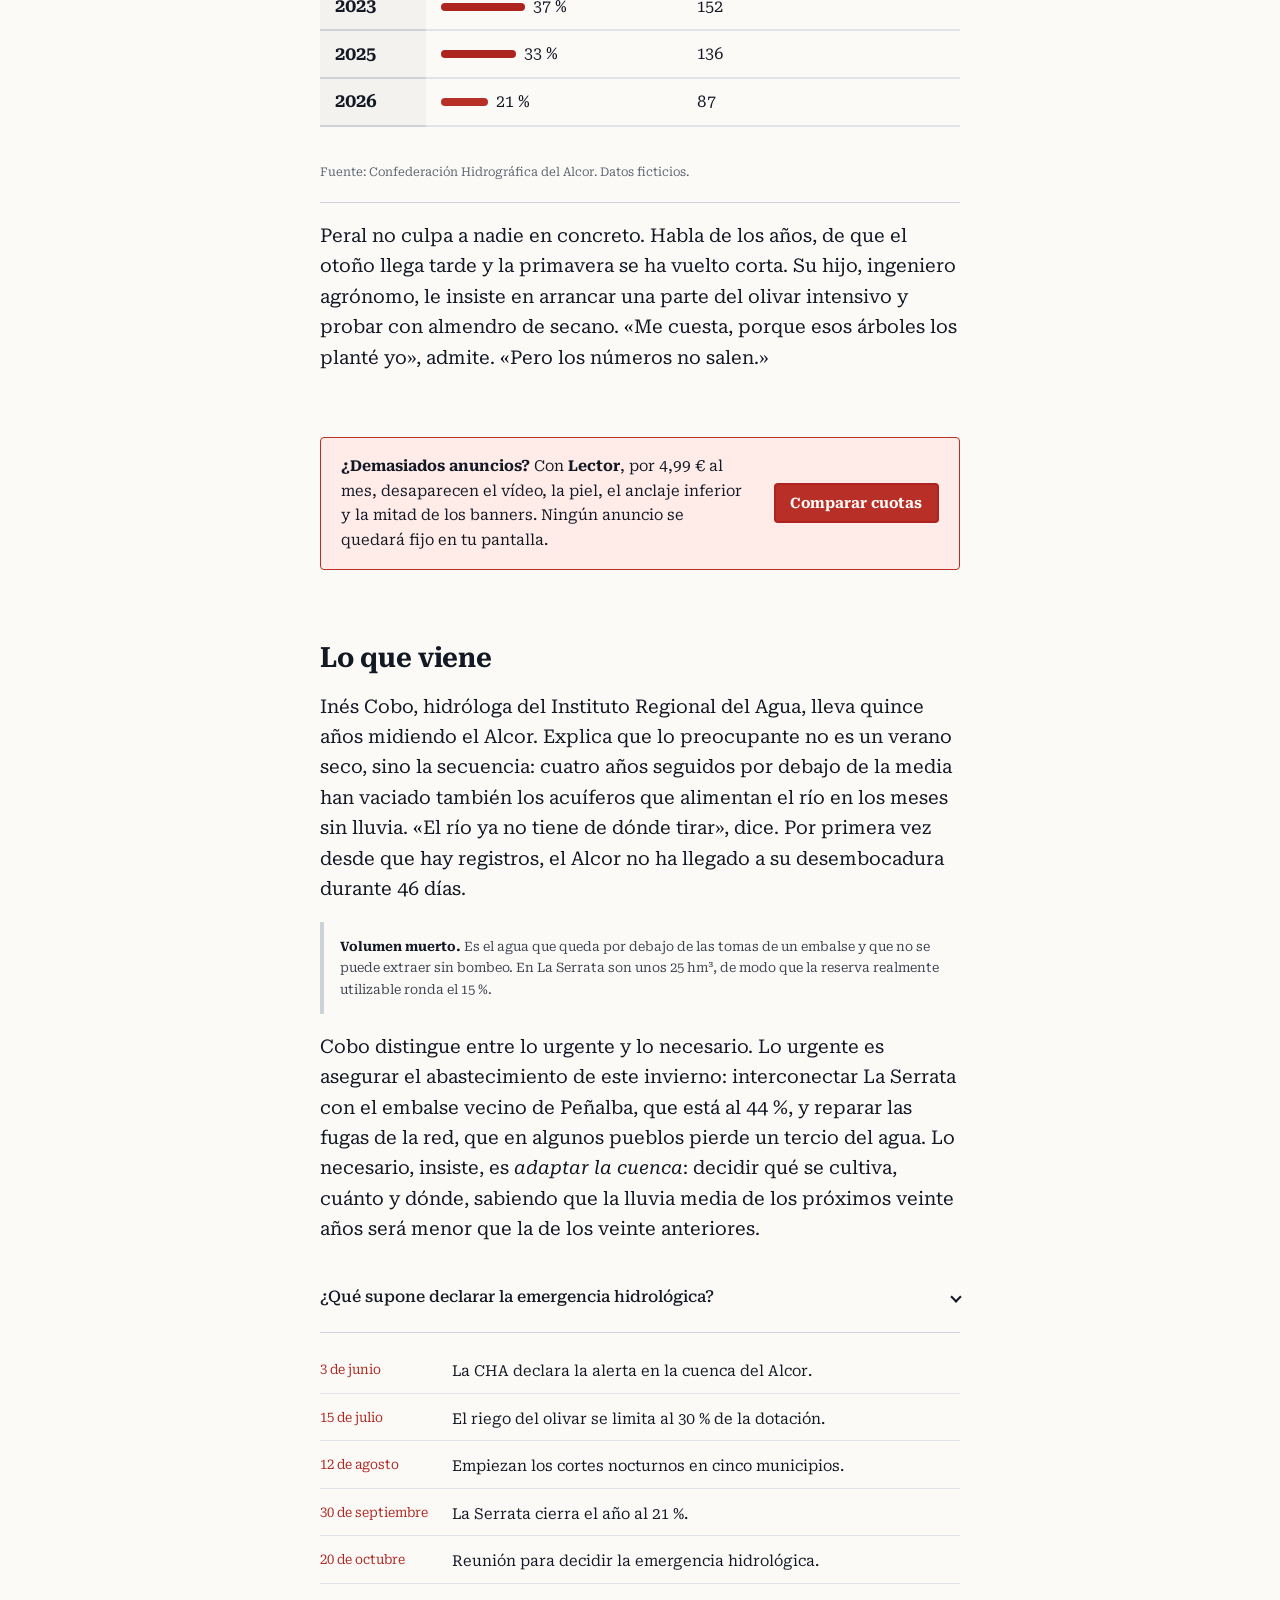
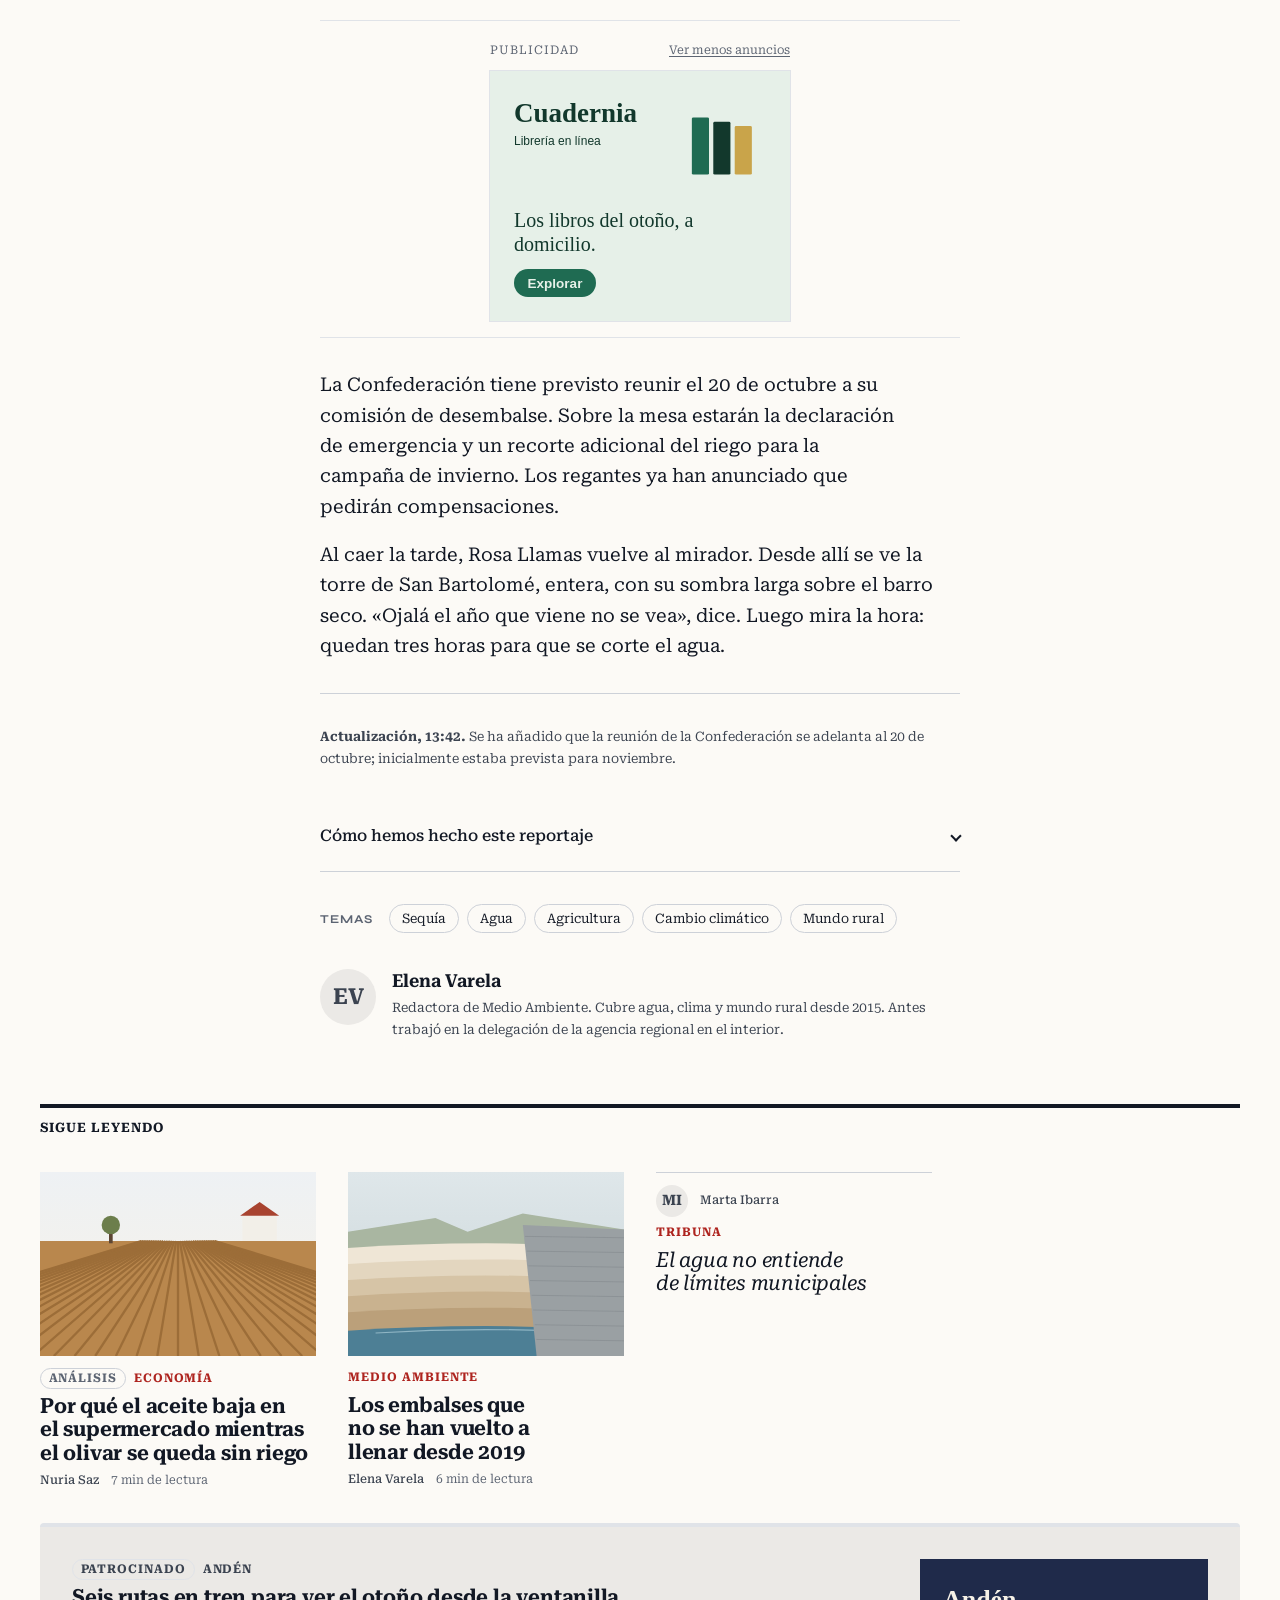
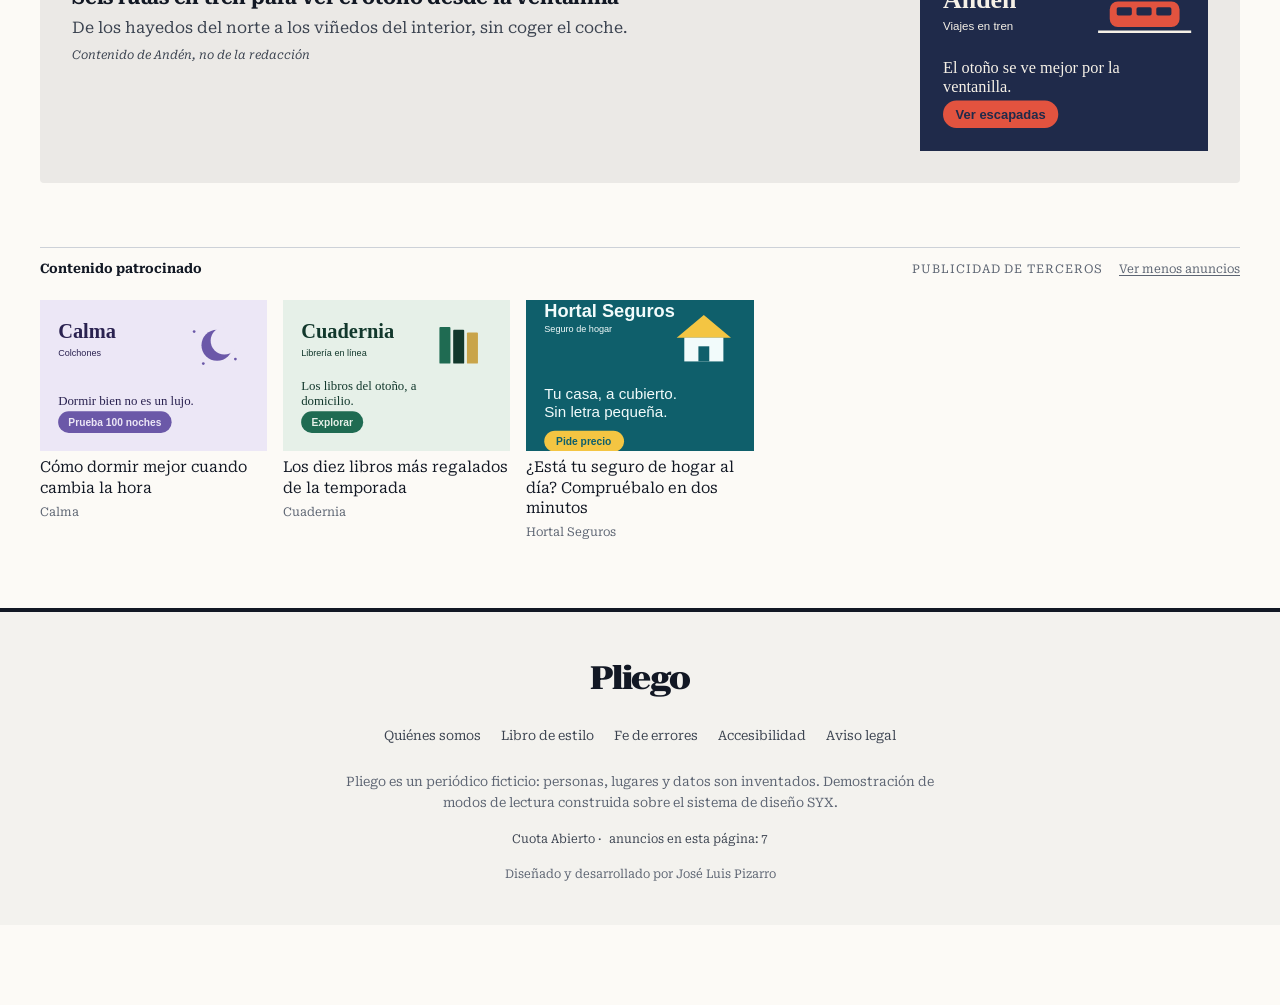
<file: articulo.html>
<!doctype html>
<html lang="es">
<head>
<meta charset="utf-8">
<meta name="viewport" content="width=device-width, initial-scale=1, viewport-fit=cover">
<title>El verano en que el Alcor dejó de llegar al mar · Pliego</title>
<meta name="description" content="El embalse de La Serrata cierra el año hidrológico al 21 % de su capacidad. Crónica de un verano sin agua en la cuenca del Alcor.">
<meta property="og:type" content="article">
<meta property="og:title" content="El verano en que el Alcor dejó de llegar al mar">
<meta property="article:section" content="Medio ambiente">
<meta property="article:published_time" content="2026-10-10T06:00:00+02:00">
<meta property="article:modified_time" content="2026-10-10T13:42:00+02:00">
<meta property="article:author" content="Elena Varela">
<script>
/* Arranque: aplica modo de lectura, cuota y mapa guardados antes del primer pintado (sin parpadeo). */
(function () {
  var d = document.documentElement, modo = 'diario', tema = null, cuota = 'abierto', mapa = null;
  try {
    modo = localStorage.getItem('pliego:lectura') || modo;
    tema = localStorage.getItem('pliego:apariencia');
    cuota = localStorage.getItem('pliego:cuota') || cuota;
    mapa = localStorage.getItem('pliego:mapa');
  } catch (e) {}
  d.setAttribute('data-lectura', modo);
  d.setAttribute('data-cuota', cuota);
  if (mapa === 'si') d.setAttribute('data-mapa-pub', '');
  if (tema === 'light' || tema === 'dark') d.setAttribute('data-theme', tema);
})();
</script>
<link rel="preconnect" href="https://fonts.googleapis.com">
<link rel="preconnect" href="https://fonts.gstatic.com" crossorigin>
<link rel="stylesheet" href="https://fonts.googleapis.com/css2?family=Roboto+Serif:ital,opsz,wdth,wght,GRAD@0,8..144,50..150,100..900,-50..100;1,8..144,50..150,100..900,-50..100&amp;display=swap">
<link rel="stylesheet" href="syx/css/styles-theme-example-01.css">
<link rel="stylesheet" href="css/pliego.css">
<link rel="stylesheet" href="css/lectura/diario.css">
<link rel="stylesheet" href="css/lectura/facil.css">
<link rel="stylesheet" href="css/lectura/reportaje.css">
<link rel="stylesheet" href="css/lectura/edicion.css">
<link rel="stylesheet" href="css/lectura/expres.css">
<link rel="stylesheet" href="css/lectura/contexto.css">
<link rel="stylesheet" href="css/lectura/escucha.css">
<link rel="stylesheet" href="css/pliego-publicidad.css">
<link rel="stylesheet" href="css/pliego-acabados.css">
<link rel="stylesheet" href="css/pliego-demo.css">
<link rel="stylesheet" href="css/pliego-adaptaciones.css">
<script src="js/pliego-lectura.js" defer></script>
<script type="application/ld+json">
{
 "@context": "https://schema.org",
 "@type": "NewsArticle",
 "headline": "El verano en que el Alcor dejó de llegar al mar",
 "description": "El embalse de La Serrata cierra el año hidrológico al 21 % de su capacidad.",
 "articleSection": "Medio ambiente",
 "genre": "Reportaje",
 "inLanguage": "es",
 "datePublished": "2026-10-10T06:00:00+02:00",
 "dateModified": "2026-10-10T13:42:00+02:00",
 "image": [
  "img/sequia.svg"
 ],
 "author": [
  {
   "@type": "Person",
   "name": "Elena Varela"
  }
 ],
 "publisher": {
  "@type": "NewsMediaOrganization",
  "name": "Pliego"
 },
 "wordCount": 1180,
 "isAccessibleForFree": true
}
</script>
</head>
<body class="pliego-pagina pliego-pagina--articulo">

<a class="syx-skip-link" href="#contenido">Saltar al contenido</a>

<aside class="pliego-demo" aria-label="Controles de la demostración">
  <form class="pliego-demo__formulario" id="form-demo">
    <p class="pliego-demo__titulo">Demostración</p>
      <fieldset class="pliego-demo__grupo" aria-labelledby="demo-leyenda-cuota">
        <span class="pliego-demo__leyenda" id="demo-leyenda-cuota">Cuota</span>
        <div class="pliego-demo__segmentos">
        <label class="pliego-demo__opcion" for="demo-cuota-abierto"><input class="pliego-demo__input" type="radio" name="cuota" id="demo-cuota-abierto" value="abierto"><span>Abierto</span></label>
        <label class="pliego-demo__opcion" for="demo-cuota-lector"><input class="pliego-demo__input" type="radio" name="cuota" id="demo-cuota-lector" value="lector"><span>Lector</span></label>
        <label class="pliego-demo__opcion" for="demo-cuota-habitual"><input class="pliego-demo__input" type="radio" name="cuota" id="demo-cuota-habitual" value="habitual"><span>Habitual</span></label>
        <label class="pliego-demo__opcion" for="demo-cuota-mecenas"><input class="pliego-demo__input" type="radio" name="cuota" id="demo-cuota-mecenas" value="mecenas"><span>Mecenas</span></label>
        </div>
      </fieldset>
      <fieldset class="pliego-demo__grupo" aria-labelledby="demo-leyenda-modo">
        <span class="pliego-demo__leyenda" id="demo-leyenda-modo">Modo</span>
        <div class="pliego-demo__segmentos">
        <label class="pliego-demo__opcion" for="demo-lectura-diario"><input class="pliego-demo__input" type="radio" name="lectura" id="demo-lectura-diario" value="diario"><span>Diario</span></label>
        <label class="pliego-demo__opcion" for="demo-lectura-facil"><input class="pliego-demo__input" type="radio" name="lectura" id="demo-lectura-facil" value="facil"><span>Fácil</span></label>
        <label class="pliego-demo__opcion" for="demo-lectura-reportaje"><input class="pliego-demo__input" type="radio" name="lectura" id="demo-lectura-reportaje" value="reportaje"><span>Reportaje</span></label>
        <label class="pliego-demo__opcion" for="demo-lectura-edicion"><input class="pliego-demo__input" type="radio" name="lectura" id="demo-lectura-edicion" value="edicion"><span>Edición</span></label>
        <label class="pliego-demo__opcion" for="demo-lectura-expres"><input class="pliego-demo__input" type="radio" name="lectura" id="demo-lectura-expres" value="expres"><span>Exprés</span></label>
        <label class="pliego-demo__opcion" for="demo-lectura-contexto"><input class="pliego-demo__input" type="radio" name="lectura" id="demo-lectura-contexto" value="contexto"><span>Contexto</span></label>
        <label class="pliego-demo__opcion" for="demo-lectura-escucha"><input class="pliego-demo__input" type="radio" name="lectura" id="demo-lectura-escucha" value="escucha"><span>Escucha</span></label>
        </div>
      </fieldset>
      <fieldset class="pliego-demo__grupo" aria-labelledby="demo-leyenda-tema">
        <span class="pliego-demo__leyenda" id="demo-leyenda-tema">Tema</span>
        <div class="pliego-demo__segmentos">
        <label class="pliego-demo__opcion" for="demo-apariencia-auto"><input class="pliego-demo__input" type="radio" name="apariencia" id="demo-apariencia-auto" value="auto"><span>Auto</span></label>
        <label class="pliego-demo__opcion" for="demo-apariencia-light"><input class="pliego-demo__input" type="radio" name="apariencia" id="demo-apariencia-light" value="light"><span>Claro</span></label>
        <label class="pliego-demo__opcion" for="demo-apariencia-dark"><input class="pliego-demo__input" type="radio" name="apariencia" id="demo-apariencia-dark" value="dark"><span>Oscuro</span></label>
        </div>
      </fieldset>
    <label class="atom-switch pliego-demo__mapa" for="demo-mapa">
      <input class="atom-switch__input" type="checkbox" role="switch" id="demo-mapa" name="mapa">
      <span class="atom-switch__slider" aria-hidden="true"></span>
      <span class="atom-switch__label">Mapa de publicidad</span>
    </label>
  </form>
</aside>

<header class="pliego-cabecera">
  <div class="pliego-cabecera__barra">
    <p class="pliego-cabecera__edicion">
      <time datetime="2026-10-10">Sábado, 10 de octubre de 2026</time>
      <span class="pliego-cabecera__numero">Año IX · N.º 3.214</span>
      <span class="pliego-cabecera__cuota" data-para="lector">Suscripción Lector</span>
      <span class="pliego-cabecera__cuota" data-para="habitual">Suscripción Habitual</span>
      <span class="pliego-cabecera__cuota" data-para="mecenas">Edición para mecenas</span>
    </p>
    <div class="pliego-cabecera__acciones">
      <button class="atom-btn atom-btn--primary atom-btn--size-sm atom-btn--has-icon pliego-cabecera__lectura" type="button" popovertarget="panel-lectura">
        <span class="atom-icon atom-icon--lc-book-open" aria-hidden="true"></span>
        <span class="pliego-modo-actual">Lectura</span>
      </button>
      <a class="atom-btn atom-btn--primary atom-btn--filled atom-btn--size-sm pliego-cabecera__suscribir" href="suscripcion.html" data-para="abierto">Suscríbete</a>
      <a class="atom-btn atom-btn--primary atom-btn--size-sm pliego-cabecera__suscribir" href="suscripcion.html" data-para="lector habitual">Menos anuncios</a>
      <p class="pliego-insignia" data-para="mecenas">Mecenas <span>· sin publicidad</span></p>
    </div>
  </div>
  <p class="pliego-cabecera__marca"><a href="index.html">Pliego</a></p>
  <p class="pliego-cabecera__lema">Periódico independiente de la mañana</p>
  <nav class="pliego-secciones" aria-label="Secciones">
    <ul class="pliego-secciones__lista">
      <li><a href="index.html">Portada</a></li>
      <li><a href="index.html#t-destacadas">España</a></li>
      <li><a href="index.html#t-destacadas">Internacional</a></li>
      <li><a href="index.html#t-destacadas">Economía</a></li>
      <li><a href="index.html#t-opinion">Opinión</a></li>
      <li><a href="articulo.html" aria-current="true">Sociedad</a></li>
      <li><a href="index.html#t-ciencia">Ciencia</a></li>
      <li><a href="index.html#t-profundidad">Cultura</a></li>
      <li><a href="index.html#t-destacadas">Deportes</a></li>
    </ul>
  </nav>
</header>

<div id="panel-lectura" class="pliego-lectura" popover role="dialog" aria-labelledby="panel-lectura-titulo">
  <form class="pliego-lectura__formulario" id="form-lectura">
    <div class="pliego-lectura__cabecera">
      <h2 class="pliego-lectura__titulo" id="panel-lectura-titulo">Modo de lectura</h2>
      <button class="atom-btn atom-btn--tertiary atom-btn--circle atom-btn--size-sm" type="button" popovertarget="panel-lectura" popovertargetaction="hide" aria-label="Cerrar">
        <span class="atom-icon atom-icon--lc-x" aria-hidden="true"></span>
      </button>
    </div>
    <p class="pliego-lectura__ayuda">Cambia cómo se ve el periódico. El texto es el mismo; cambia la forma de leerlo.</p>
    <fieldset class="pliego-lectura__grupo">
      <legend class="pliego-lectura__leyenda">Cómo quieres leer</legend>
      <div class="pliego-opcion pliego-opcion--diario">
        <span class="pliego-opcion__muestra" aria-hidden="true">Aa</span>
        <label class="atom-radio" for="lectura-diario">
          <input class="atom-radio__input" type="radio" name="lectura" id="lectura-diario" value="diario" aria-describedby="nota-diario">
          <span class="atom-radio__label">Diario</span>
        </label>
        <span class="pliego-opcion__nota" id="nota-diario">La edición de siempre, ordenada por importancia.</span>
      </div>
      <div class="pliego-opcion pliego-opcion--facil">
        <span class="pliego-opcion__muestra" aria-hidden="true">Aa</span>
        <label class="atom-radio" for="lectura-facil">
          <input class="atom-radio__input" type="radio" name="lectura" id="lectura-facil" value="facil" aria-describedby="nota-facil">
          <span class="atom-radio__label">Fácil</span>
        </label>
        <span class="pliego-opcion__nota" id="nota-facil">Letra grande, frases cortas y un solo camino.</span>
      </div>
      <div class="pliego-opcion pliego-opcion--reportaje">
        <span class="pliego-opcion__muestra" aria-hidden="true">Aa</span>
        <label class="atom-radio" for="lectura-reportaje">
          <input class="atom-radio__input" type="radio" name="lectura" id="lectura-reportaje" value="reportaje" aria-describedby="nota-reportaje">
          <span class="atom-radio__label">Reportaje</span>
        </label>
        <span class="pliego-opcion__nota" id="nota-reportaje">Imagen a sangre y ritmo de revista.</span>
      </div>
      <div class="pliego-opcion pliego-opcion--edicion">
        <span class="pliego-opcion__muestra" aria-hidden="true">Aa</span>
        <label class="atom-radio" for="lectura-edicion">
          <input class="atom-radio__input" type="radio" name="lectura" id="lectura-edicion" value="edicion" aria-describedby="nota-edicion">
          <span class="atom-radio__label">Edición</span>
        </label>
        <span class="pliego-opcion__nota" id="nota-edicion">Composición de imprenta, notas al margen.</span>
      </div>
      <div class="pliego-opcion pliego-opcion--expres">
        <span class="pliego-opcion__muestra" aria-hidden="true">Aa</span>
        <label class="atom-radio" for="lectura-expres">
          <input class="atom-radio__input" type="radio" name="lectura" id="lectura-expres" value="expres" aria-describedby="nota-expres">
          <span class="atom-radio__label">Exprés</span>
        </label>
        <span class="pliego-opcion__nota" id="nota-expres">Titulares, claves y lo esencial de cada parte.</span>
      </div>
      <div class="pliego-opcion pliego-opcion--contexto">
        <span class="pliego-opcion__muestra" aria-hidden="true">Aa</span>
        <label class="atom-radio" for="lectura-contexto">
          <input class="atom-radio__input" type="radio" name="lectura" id="lectura-contexto" value="contexto" aria-describedby="nota-contexto">
          <span class="atom-radio__label">Contexto</span>
        </label>
        <span class="pliego-opcion__nota" id="nota-contexto">Antecedentes, cronología y datos antes de la historia.</span>
      </div>
      <div class="pliego-opcion pliego-opcion--escucha">
        <span class="pliego-opcion__muestra" aria-hidden="true"></span>
        <label class="atom-radio" for="lectura-escucha">
          <input class="atom-radio__input" type="radio" name="lectura" id="lectura-escucha" value="escucha" aria-describedby="nota-escucha">
          <span class="atom-radio__label">Escucha</span>
        </label>
        <span class="pliego-opcion__nota" id="nota-escucha"><span class="pliego-opcion__sello">Mecenas</span> El artículo, leído en voz alta. Solo para Mecenas.</span>
      </div>
    </fieldset>
    <fieldset class="pliego-lectura__grupo pliego-lectura__grupo--apariencia">
      <legend class="pliego-lectura__leyenda">Apariencia</legend>
      <label class="atom-radio" for="apariencia-auto">
        <input class="atom-radio__input" type="radio" name="apariencia" id="apariencia-auto" value="auto">
        <span class="atom-radio__label">Automática</span>
      </label>
      <label class="atom-radio" for="apariencia-clara">
        <input class="atom-radio__input" type="radio" name="apariencia" id="apariencia-clara" value="light">
        <span class="atom-radio__label">Clara</span>
      </label>
      <label class="atom-radio" for="apariencia-oscura">
        <input class="atom-radio__input" type="radio" name="apariencia" id="apariencia-oscura" value="dark">
        <span class="atom-radio__label">Oscura</span>
      </label>
    </fieldset>
  </form>
</div>
<p class="syx-sr-only" role="status" id="lectura-estado"></p>
<div class="pliego-franja-pub">
<div class="pliego-pub pliego-pub--billboard" data-formato="Billboard" data-medida="970 × 250 · móvil 320 × 100" data-cuotas="abierto">
  <p class="pliego-pub__etiqueta"><span>Publicidad</span> <a class="pliego-pub__quitar" href="suscripcion.html" data-para="abierto lector habitual">Ver menos anuncios</a></p>
  <a class="pliego-pub__creatividad" href="#anuncio" rel="sponsored"><picture><source media="(min-width: 64rem)" srcset="img/pub/billboard-lumbre.svg" width="970" height="250"><img src="img/pub/movil-100-lumbre.svg" alt="Lumbre, energía solar en casa: tu tejado ya produce luz. Calcula tu ahorro." width="320" height="100" loading="lazy" decoding="async"></picture></a>
</div>
<div class="pliego-pub pliego-pub--leaderboard" data-formato="Leaderboard" data-medida="728 × 90 · móvil 320 × 50" data-cuotas="lector">
  <p class="pliego-pub__etiqueta"><span>Publicidad</span> <a class="pliego-pub__quitar" href="suscripcion.html" data-para="abierto lector habitual">Ver menos anuncios</a></p>
  <a class="pliego-pub__creatividad" href="#anuncio" rel="sponsored"><picture><source media="(min-width: 48rem)" srcset="img/pub/leaderboard-anden.svg" width="728" height="90"><img src="img/pub/movil-50-anden.svg" alt="Andén, viajes en tren: el otoño se ve mejor por la ventanilla. Ver escapadas." width="320" height="50" loading="lazy" decoding="async"></picture></a>
</div>
</div>


<progress class="atom-progress pliego-progreso" id="progreso-lectura" max="100" value="0" aria-label="Progreso de lectura">0 %</progress>

<main id="contenido" class="pliego-pagina-articulo">

  <aside class="pliego-escucha-bloqueo" aria-labelledby="bloqueo-titulo">
    <p class="pliego-escucha-bloqueo__sello" aria-hidden="true"></p>
    <h2 class="pliego-escucha-bloqueo__titulo" id="bloqueo-titulo">Escuchar Pliego es parte de Mecenas</h2>
    <p class="pliego-escucha-bloqueo__texto">Con el modo Escucha, cada artículo se lee en voz alta mientras el texto te acompaña párrafo a párrafo, por capítulos y a la velocidad que elijas. Mientras tanto, te mostramos la edición Diario.</p>
    <a class="atom-btn atom-btn--primary atom-btn--filled" href="suscripcion.html">Ver Mecenas · 14,99 € al mes</a>
  </aside>

  <nav class="pliego-ruta" aria-label="Ruta de navegación">
    <ol class="atom-breadcrumb">
      <li class="atom-breadcrumb__item"><a class="atom-breadcrumb__link" href="index.html">Portada</a></li>
      <li class="atom-breadcrumb__item"><a class="atom-breadcrumb__link" href="index.html">Sociedad</a></li>
      <li class="atom-breadcrumb__item" aria-current="page">Medio ambiente</li>
    </ol>
  </nav>

  <article class="pliego-articulo pliego-seccion--sociedad">

    <header class="pliego-articulo__cabecera">
      <p class="pliego-articulo__cintillo"><span class="pliego-genero"><span class="atom-pill atom-pill--dark">Reportaje</span></span> Medio ambiente · Sequía</p>
      <h1 class="pliego-articulo__titulo">El verano en que el Alcor dejó de llegar al mar</h1>
      <p class="pliego-articulo__entradilla">El embalse de La Serrata cierra el año hidrológico al 21 % de su capacidad, el nivel más bajo desde que hay registros. En los pueblos de la cuenca, la sequía ya no es una previsión: es el horario del grifo, el olivar sin riego y una línea blanca en la roca que marca hasta dónde llegaba el agua.</p>
      <div class="pliego-firma">
        <span class="pliego-retrato"><span class="atom-avatar" aria-hidden="true">EV</span></span>
        <div class="pliego-firma__texto">
          <p class="pliego-firma__autor"><a href="#autora" rel="author">Elena Varela</a> <span class="pliego-firma__lugar">Valdeoliva</span></p>
          <p class="pliego-firma__fechas">
            <time datetime="2026-10-10T06:00+02:00">10 oct 2026 · 06:00</time>
            <span class="pliego-firma__actualizado">Actualizado <time datetime="2026-10-10T13:42+02:00">13:42</time></span>
          </p>
        </div>
        <p class="pliego-tiempo">
          <span class="pliego-tiempo__completo">9 min de lectura</span>
          <span class="pliego-tiempo__expres">Versión exprés · 2 min</span>
          <span class="pliego-tiempo__facil">Resumen fácil · 1 min</span>
        </p>
      </div>
      <div class="mol-btn-group pliego-compartir">
        <button class="atom-btn atom-btn--tertiary atom-btn--size-sm atom-btn--has-icon" type="button" data-accion="copiar">
          <span class="atom-icon atom-icon--lc-link" aria-hidden="true"></span>
          <span>Copiar enlace</span>
        </button>
        <button class="atom-btn atom-btn--tertiary atom-btn--size-sm atom-btn--has-icon" type="button" data-accion="guardar" aria-pressed="false">
          <span class="atom-icon atom-icon--lc-plus" aria-hidden="true"></span>
          <span>Guardar para luego</span>
        </button>
      </div>
    </header>

    <section class="pliego-escucha" id="escucha" aria-labelledby="escucha-titulo">
      <div class="pliego-escucha__cabecera">
        <img class="pliego-escucha__portada" src="img/sequia.svg" alt="" width="1200" height="800">
        <div class="pliego-escucha__datos">
          <p class="pliego-escucha__antetitulo">Edición para mecenas</p>
          <h2 class="pliego-escucha__titulo" id="escucha-titulo">Escucha este artículo</h2>
          <p class="pliego-escucha__duracion" id="escucha-duracion">Calculando duración…</p>
        </div>
      </div>
      <ol class="pliego-escucha__capitulos" id="escucha-capitulos" aria-label="Capítulos"></ol>
      <p class="pliego-escucha__aviso" id="escucha-aviso">Lo lee la voz en español de tu navegador o de tu móvil. Puedes seguir el texto mientras escuchas.</p>
      <div class="pliego-escucha__barra" role="group" aria-label="Reproductor">
        <progress class="atom-progress pliego-escucha__progreso" id="escucha-progreso" max="100" value="0" aria-label="Progreso de la escucha">0 %</progress>
        <div class="pliego-escucha__controles">
          <p class="pliego-escucha__ahora" id="escucha-ahora" aria-live="polite">Listo para escuchar</p>
          <button class="atom-btn atom-btn--primary atom-btn--circle" type="button" data-escucha="anterior" aria-label="Párrafo anterior"><span class="atom-icon atom-icon--lc-chevrons-left" aria-hidden="true"></span></button>
          <button class="atom-btn atom-btn--primary atom-btn--filled atom-btn--circle atom-btn--size-lg pliego-escucha__play" type="button" data-escucha="reproducir" aria-label="Escuchar"><span class="pliego-escucha__icono" aria-hidden="true"></span></button>
          <button class="atom-btn atom-btn--primary atom-btn--circle" type="button" data-escucha="siguiente" aria-label="Párrafo siguiente"><span class="atom-icon atom-icon--lc-chevrons-right" aria-hidden="true"></span></button>
          <label class="pliego-escucha__velocidad" for="escucha-velocidad">
            <span class="syx-sr-only">Velocidad</span>
            <select class="atom-select" id="escucha-velocidad" name="velocidad">
              <option value="0.85">0,85×</option>
              <option value="1" selected>1×</option>
              <option value="1.2">1,2×</option>
              <option value="1.5">1,5×</option>
            </select>
          </label>
        </div>
      </div>
    </section>

    <figure class="pliego-figura pliego-figura--portada">
      <img src="img/sequia.svg" alt="Ilustración: tierra agrietada bajo un sol bajo, con un árbol seco y un hilo de agua al fondo" width="1200" height="800" fetchpriority="high">
      <figcaption class="pliego-figura__pie">El cauce del Alcor a su paso por Valdeoliva, a principios de septiembre. <span class="pliego-figura__credito">Ilustración: Pliego</span></figcaption>
    </figure>

    <div class="pliego-facil">
    <details class="mol-disclosure pliego-facil__detalle">
      <summary class="mol-disclosure__summary">Resumen en lectura fácil</summary>
      <div class="mol-disclosure__content">
        <p>Este verano casi no ha llovido cerca del río Alcor.</p>
        <p>El embalse de La Serrata guarda agua para muchos pueblos. Ahora tiene muy poca agua. De cada 100 litros que le caben, solo tiene 21.</p>
        <p>En cinco pueblos cortan el agua del grifo por la noche.</p>
        <p>Los agricultores casi no pueden regar los olivos. Habrá menos aceite.</p>
        <p>Los expertos piden gastar menos agua. También piden cambiar algunos cultivos.</p>
        <p>El 20 de octubre las autoridades deciden si hay emergencia por falta de agua.</p>
      </div>
    </details>
    </div>

    <section class="pliego-claves" aria-labelledby="t-claves">
      <h2 class="pliego-claves__titulo" id="t-claves">Las claves</h2>
      <ul class="pliego-claves__lista">
        <li>La Serrata está al <strong>21 % de su capacidad</strong>, el peor dato en cuarenta años de registros.</li>
        <li>Cinco municipios <strong>cortan el agua de 23:00 a 7:00</strong> desde el 12 de agosto.</li>
        <li>El riego del olivar se ha reducido un <strong>70 %</strong> y la cooperativa calcula media cosecha.</li>
        <li>La <abbr title="Confederación Hidrográfica del Alcor">CHA</abbr> decide el <strong>20 de octubre</strong> si declara la emergencia hidrológica en toda la cuenca.</li>
      </ul>
    </section>

    <div class="pliego-articulo__cuerpo">

      <section class="pliego-capitulo" aria-labelledby="c-1">
        <h2 class="pliego-capitulo__titulo" id="c-1">La línea blanca</h2>
        <p>Desde el mirador de la presa, el embalse de La Serrata parece un plato que alguien ha dejado a medio fregar. El agua, de un verde opaco, ocupa el fondo del valle; por encima, la roca está pintada de una franja blanca de casi treinta metros. Es la cal que el agua deja al retirarse, y en Valdeoliva la llaman simplemente <q>la línea</q>. Marca el nivel de 2019, el último año en que el embalse se llenó.</p>
        <p>En agosto asomó la torre de la iglesia de San Bartolomé, el pueblo que el pantano sumergió en 1963. Llegaron curiosos de toda la provincia a hacerse fotos. A finales de septiembre ya se podía bajar andando hasta la puerta del atrio. <q>La gente viene a ver la torre como si fuera una atracción</q>, dice Rosa Llamas, alcaldesa de Valdeoliva desde hace once años. <q>Para nosotros es un termómetro.</q></p>
        <figure class="pliego-cita">
          <blockquote class="pliego-cita__texto">
            <p>Mi abuela bajaba a ver la torre cuando había sequía. Decía que el pueblo salía a respirar. Este año ha salido entero.</p>
          </blockquote>
          <figcaption class="pliego-cita__autor"><cite>Rosa Llamas</cite>, alcaldesa de Valdeoliva</figcaption>
        </figure>
        <p>La Serrata abastece a 38 municipios y a unas 210.000 personas, además de a la mayor parte del regadío de la vega. El 30 de septiembre, último día del año hidrológico, guardaba 87 hectómetros cúbicos de los 412 que admite. Es el 21 %, frente al 49 % de media de la última década.</p>
      </section>

      <div class="pliego-pub pliego-pub--inread" data-formato="Robapáginas in-read" data-medida="300 × 250" data-cuotas="abierto lector">
  <p class="pliego-pub__etiqueta"><span>Publicidad</span> <a class="pliego-pub__quitar" href="suscripcion.html" data-para="abierto lector habitual">Ver menos anuncios</a></p>
  <a class="pliego-pub__creatividad" href="#anuncio" rel="sponsored"><picture><img src="img/pub/robapaginas-hortal.svg" alt="Hortal Seguros, seguro de hogar: tu casa, a cubierto. Pide precio." width="300" height="250" loading="lazy" decoding="async"></picture></a>
</div>

      <section class="pliego-capitulo" aria-labelledby="c-2">
        <h2 class="pliego-capitulo__titulo" id="c-2">Grifos con horario</h2>
        <p>En el bar de la plaza de Valdeoliva hay un cartel escrito a mano junto a la cafetera: <q>Último café, 22:45</q>. A las once de la noche se corta el agua en todo el municipio y no vuelve hasta las siete de la mañana. Lo mismo ocurre en Fuenteseca, Almoral, Cerrillo y Los Hoyos desde el 12 de agosto.</p>
        <aside class="pliego-nota" aria-label="Nota sobre los cortes">
          <p><strong>Cómo se deciden los cortes.</strong> Cada ayuntamiento propone el horario y la Confederación lo valida. La noche se elige porque es cuando menos agua se consume y cuando menos se notan las averías por cambios de presión.</p>
        </aside>
        <p>Javier Montes, el dueño del bar, ha llenado cuatro garrafas de veinticinco litros que guarda debajo de la barra. <q>No es por el negocio, es por los mayores</q>, explica. Muchos vecinos superan los ochenta años y viven solos. Protección Civil reparte cada tarde agua embotellada a quien lo pide, y el ayuntamiento ha instalado dos depósitos en la plaza para emergencias.</p>
        <div class="pliego-pub pliego-pub--video" data-formato="Vídeo outstream" data-medida="16:9 · sin sonido · solo a la vista" data-cuotas="abierto">
  <p class="pliego-pub__etiqueta"><span>Publicidad</span> <a class="pliego-pub__quitar" href="suscripcion.html" data-para="abierto lector habitual">Ver menos anuncios</a></p>
  <a class="pliego-pub__creatividad" href="#anuncio" rel="sponsored"><img src="img/pub/video-anden.svg" alt="Vídeo publicitario de Andén, viajes en tren: el otoño se ve mejor por la ventanilla." width="640" height="360" loading="lazy" decoding="async"></a>
  <p class="pliego-pub__nota">Se reproduce sin sonido y solo mientras está a la vista.</p>
</div>
        <p>El consumo doméstico ha bajado un 23 % desde que empezaron las restricciones, según los datos de la empresa municipal. Pero el agua de los grifos es una parte pequeña del problema: en la cuenca del Alcor, el regadío se lleva cuatro de cada cinco litros.</p>
      </section>

      <section class="pliego-capitulo" aria-labelledby="c-3">
        <h2 class="pliego-capitulo__titulo" id="c-3">El olivar, a media ración</h2>
        <p>Andrés Peral tiene sesenta hectáreas de olivar a las afueras de Almoral. Hasta 2022 regaba por goteo de mayo a septiembre. Este año ha recibido el 30 % del agua que le correspondía, y la ha repartido en tres riegos de supervivencia. <q>No riego para cosechar, riego para que no se me mueran los árboles</q>, resume mientras pasa la mano por una rama con aceitunas del tamaño de un garbanzo.</p>
        <figure class="pliego-figura pliego-figura--ancha">
          <img src="img/olivos.svg" alt="Ilustración: hileras de olivos sobre tierra seca, en perspectiva" width="1200" height="800" loading="lazy" decoding="async">
          <figcaption class="pliego-figura__pie">Olivar de regadío en Almoral. La cooperativa prevé recoger la mitad que en una campaña normal. <span class="pliego-figura__credito">Ilustración: Pliego</span></figcaption>
        </figure>
        <p>La cooperativa del Alcor, que agrupa a 1.400 socios, calcula que la próxima campaña dará la mitad de aceite que una normal. El precio en el supermercado todavía no lo refleja porque quedan existencias de la cosecha anterior, que fue excelente. <q>El golpe llegará en primavera</q>, avisa su gerente, Pilar Andújar.</p>

        <aside class="pliego-ficha" aria-labelledby="t-ficha">
          <h3 class="pliego-ficha__titulo" id="t-ficha">La Serrata, en cifras</h3>
          <div class="pliego-ficha__cifras">
            <div class="atom-stat">
              <span class="atom-stat__number">21 %</span>
              <span class="atom-stat__label">de capacidad el 30 de septiembre</span>
            </div>
            <div class="atom-stat">
              <span class="atom-stat__number">−38 %</span>
              <span class="atom-stat__label">de lluvia respecto a la media</span>
            </div>
            <div class="atom-stat">
              <span class="atom-stat__number">112</span>
              <span class="atom-stat__label">días seguidos sin lluvia útil</span>
            </div>
          </div>
          <div class="atom-table__container pliego-ficha__tabla" role="region" aria-label="Reservas del embalse por año" tabindex="0">
            <table class="atom-table">
              <caption class="pliego-ficha__leyenda">Reserva a 30 de septiembre, en porcentaje de la capacidad total (412 hm³)</caption>
              <thead>
                <tr><th class="atom-table__th" scope="col">Año</th><th class="atom-table__th" scope="col">Reserva</th><th class="atom-table__th" scope="col">Hectómetros cúbicos</th></tr>
              </thead>
              <tbody>
                <tr><th class="atom-table__th" scope="row">2019</th><td class="atom-table__td"><span class="pliego-barra" style="--pliego-valor: 64">64 %</span></td><td class="atom-table__td">264</td></tr>
                <tr><th class="atom-table__th" scope="row">2021</th><td class="atom-table__td"><span class="pliego-barra" style="--pliego-valor: 52">52 %</span></td><td class="atom-table__td">214</td></tr>
                <tr><th class="atom-table__th" scope="row">2023</th><td class="atom-table__td"><span class="pliego-barra" style="--pliego-valor: 37">37 %</span></td><td class="atom-table__td">152</td></tr>
                <tr><th class="atom-table__th" scope="row">2025</th><td class="atom-table__td"><span class="pliego-barra" style="--pliego-valor: 33">33 %</span></td><td class="atom-table__td">136</td></tr>
                <tr><th class="atom-table__th" scope="row">2026</th><td class="atom-table__td"><span class="pliego-barra pliego-barra--alerta" style="--pliego-valor: 21">21 %</span></td><td class="atom-table__td">87</td></tr>
              </tbody>
            </table>
          </div>
          <p class="pliego-ficha__fuente">Fuente: Confederación Hidrográfica del Alcor. Datos ficticios.</p>
        </aside>

        <p>Peral no culpa a nadie en concreto. Habla de los años, de que el otoño llega tarde y la primavera se ha vuelto corta. Su hijo, ingeniero agrónomo, le insiste en arrancar una parte del olivar intensivo y probar con almendro de secano. <q>Me cuesta, porque esos árboles los planté yo</q>, admite. <q>Pero los números no salen.</q></p>
      </section>

      <aside class="pliego-mejora" aria-label="Suscripción">
  <p class="pliego-mejora__texto" data-para="abierto"><strong>¿Demasiados anuncios?</strong> Con <b>Lector</b>, por 4,99 € al mes, desaparecen el vídeo, la piel, el anclaje inferior y la mitad de los banners. Ningún anuncio se quedará fijo en tu pantalla.</p>
  <p class="pliego-mejora__texto" data-para="lector"><strong>Ya ves menos publicidad.</strong> Con <b>Habitual</b>, por 8,99 € al mes, solo quedan las piezas patrocinadas, marcadas y con el estilo del periódico. Con <b>Mecenas</b>, ninguna.</p>
  <p class="pliego-mejora__texto" data-para="habitual"><strong>Ya solo ves piezas patrocinadas y marcadas.</strong> Con <b>Mecenas</b>, por 14,99 € al mes, Pliego no te muestra ni una.</p>
  <p class="pliego-mejora__texto" data-para="mecenas"><strong>Gracias por sostener Pliego.</strong> Con tu cuota no ves publicidad en ninguna página.</p>
  <a class="atom-btn atom-btn--primary atom-btn--filled atom-btn--size-sm" href="suscripcion.html" data-para="abierto lector habitual">Comparar cuotas</a>
</aside>

      <section class="pliego-capitulo" aria-labelledby="c-4">
        <h2 class="pliego-capitulo__titulo" id="c-4">Lo que viene</h2>
        <p>Inés Cobo, hidróloga del Instituto Regional del Agua, lleva quince años midiendo el Alcor. Explica que lo preocupante no es un verano seco, sino la secuencia: cuatro años seguidos por debajo de la media han vaciado también los acuíferos que alimentan el río en los meses sin lluvia. <q>El río ya no tiene de dónde tirar</q>, dice. Por primera vez desde que hay registros, el Alcor no ha llegado a su desembocadura durante 46 días.</p>
        <aside class="pliego-nota" aria-label="Nota sobre el volumen muerto">
          <p><strong>Volumen muerto.</strong> Es el agua que queda por debajo de las tomas de un embalse y que no se puede extraer sin bombeo. En La Serrata son unos 25 hm³, de modo que la reserva realmente utilizable ronda el 15 %.</p>
        </aside>
        <p>Cobo distingue entre lo urgente y lo necesario. Lo urgente es asegurar el abastecimiento de este invierno: interconectar La Serrata con el embalse vecino de Peñalba, que está al 44 %, y reparar las fugas de la red, que en algunos pueblos pierde un tercio del agua. Lo necesario, insiste, es <dfn>adaptar la cuenca</dfn>: decidir qué se cultiva, cuánto y dónde, sabiendo que la lluvia media de los próximos veinte años será menor que la de los veinte anteriores.</p>
        <details class="mol-disclosure pliego-contexto">
          <summary class="mol-disclosure__summary">¿Qué supone declarar la emergencia hidrológica?</summary>
          <div class="mol-disclosure__content">
            <p>Permite a la Confederación reducir las concesiones de riego por debajo de lo pactado, priorizar el consumo humano y tramitar obras urgentes sin los plazos ordinarios. También abre la puerta a ayudas para los agricultores afectados. Se revisa cada tres meses.</p>
          </div>
        </details>
        <ol class="pliego-cronologia" aria-label="Cronología de la sequía">
          <li class="pliego-cronologia__item"><time datetime="2026-06-03">3 de junio</time> La CHA declara la alerta en la cuenca del Alcor.</li>
          <li class="pliego-cronologia__item"><time datetime="2026-07-15">15 de julio</time> El riego del olivar se limita al 30 % de la dotación.</li>
          <li class="pliego-cronologia__item"><time datetime="2026-08-12">12 de agosto</time> Empiezan los cortes nocturnos en cinco municipios.</li>
          <li class="pliego-cronologia__item"><time datetime="2026-09-30">30 de septiembre</time> La Serrata cierra el año al 21 %.</li>
          <li class="pliego-cronologia__item"><time datetime="2026-10-20">20 de octubre</time> Reunión para decidir la emergencia hidrológica.</li>
        </ol>
        <div class="pliego-pub pliego-pub--inread" data-formato="Robapáginas in-read" data-medida="300 × 250" data-cuotas="abierto">
  <p class="pliego-pub__etiqueta"><span>Publicidad</span> <a class="pliego-pub__quitar" href="suscripcion.html" data-para="abierto lector habitual">Ver menos anuncios</a></p>
  <a class="pliego-pub__creatividad" href="#anuncio" rel="sponsored"><picture><img src="img/pub/robapaginas-cuadernia.svg" alt="Cuadernia, librería en línea: los libros del otoño, a domicilio. Explorar." width="300" height="250" loading="lazy" decoding="async"></picture></a>
</div>
        <p>La Confederación tiene previsto reunir el 20 de octubre a su comisión de desembalse. Sobre la mesa estarán la declaración de emergencia y un recorte adicional del riego para la campaña de invierno. Los regantes ya han anunciado que pedirán compensaciones.</p>
        <p>Al caer la tarde, Rosa Llamas vuelve al mirador. Desde allí se ve la torre de San Bartolomé, entera, con su sombra larga sobre el barro seco. <q>Ojalá el año que viene no se vea</q>, dice. Luego mira la hora: quedan tres horas para que se corte el agua.</p>
      </section>

    </div>

    <footer class="pliego-articulo__pie">
      <p class="pliego-correccion"><strong>Actualización, 13:42.</strong> Se ha añadido que la reunión de la Confederación se adelanta al 20 de octubre; inicialmente estaba prevista para noviembre.</p>
      <details class="mol-disclosure pliego-metodo">
        <summary class="mol-disclosure__summary">Cómo hemos hecho este reportaje</summary>
        <div class="mol-disclosure__content">
          <p>La autora visitó Valdeoliva, Almoral y la presa de La Serrata entre el 28 de septiembre y el 3 de octubre. Los datos de reservas proceden de los boletines semanales de la Confederación; los de consumo, de la empresa municipal de aguas. Todas las personas citadas hablaron con nombre y apellidos.</p>
        </div>
      </details>
      <div class="pliego-temas">
        <h2 class="pliego-temas__titulo">Temas</h2>
        <ul class="pliego-temas__lista">
          <li><a href="index.html">Sequía</a></li>
          <li><a href="index.html">Agua</a></li>
          <li><a href="index.html">Agricultura</a></li>
          <li><a href="index.html">Cambio climático</a></li>
          <li><a href="index.html">Mundo rural</a></li>
        </ul>
      </div>
      <section class="pliego-autora" id="autora" aria-labelledby="t-autora">
        <span class="pliego-retrato"><span class="atom-avatar atom-avatar--lg" aria-hidden="true">EV</span></span>
        <div class="pliego-autora__texto">
          <h2 class="pliego-autora__nombre" id="t-autora">Elena Varela</h2>
          <p>Redactora de Medio Ambiente. Cubre agua, clima y mundo rural desde 2015. Antes trabajó en la delegación de la agencia regional en el interior.</p>
        </div>
      </section>
    </footer>

  </article>

  <aside class="pliego-relacionadas pliego-bloque" aria-labelledby="t-relacionadas">
    <div class="pliego-bloque__cabecera">
      <h2 class="pliego-bloque__titulo" id="t-relacionadas">Sigue leyendo</h2>
    </div>
    <div class="pliego-rejilla">
      <article class="pliego-teaser pliego-seccion--economia">
        <div class="pliego-teaser__cuerpo">
          <p class="pliego-teaser__cintillo"><span class="pliego-genero"><span class="atom-pill atom-pill--subtle">Análisis</span></span> Economía</p>
          <h3 class="pliego-teaser__titulo"><a class="pliego-teaser__enlace" href="articulo.html">Por qué el aceite baja en el supermercado mientras el olivar se queda sin riego</a></h3>
          <p class="pliego-teaser__meta"><span class="pliego-teaser__autor">Nuria Saz</span> <span class="pliego-teaser__tiempo">7 min</span></p>
        </div>
        <figure class="pliego-teaser__media"><img src="img/campo.svg" alt="" width="1200" height="800" loading="lazy" decoding="async"></figure>
      </article>
      <article class="pliego-teaser pliego-seccion--sociedad">
        <div class="pliego-teaser__cuerpo">
          <p class="pliego-teaser__cintillo">Medio ambiente</p>
          <h3 class="pliego-teaser__titulo"><a class="pliego-teaser__enlace" href="articulo.html">Los embalses que no se han vuelto a llenar desde 2019</a></h3>
          <p class="pliego-teaser__meta"><span class="pliego-teaser__autor">Elena Varela</span> <span class="pliego-teaser__tiempo">6 min</span></p>
        </div>
        <figure class="pliego-teaser__media"><img src="img/embalse.svg" alt="" width="1200" height="800" loading="lazy" decoding="async"></figure>
      </article>
      <article class="pliego-teaser pliego-teaser--opinion">
        <div class="pliego-teaser__cuerpo">
          <p class="pliego-teaser__cintillo">Tribuna</p>
          <h3 class="pliego-teaser__titulo"><a class="pliego-teaser__enlace" href="articulo.html">El agua no entiende de límites municipales</a></h3>
          <p class="pliego-teaser__meta"><span class="pliego-retrato"><span class="atom-avatar atom-avatar--sm" aria-hidden="true">MI</span></span> <span class="pliego-teaser__autor">Marta Ibarra</span></p>
        </div>
      </article>
      <article class="pliego-teaser pliego-teaser--patrocinado pliego-pub" data-formato="Nativo de primera parte" data-medida="Pieza de portada etiquetada" data-cuotas="abierto lector habitual">
        <div class="pliego-teaser__cuerpo">
          <p class="pliego-teaser__cintillo"><span class="pliego-genero"><span class="atom-pill atom-pill--neutral">Patrocinado</span></span> Andén</p>
          <h3 class="pliego-teaser__titulo"><a class="pliego-teaser__enlace" href="#anuncio" rel="sponsored">Seis rutas en tren para ver el otoño desde la ventanilla</a></h3>
          <p class="pliego-teaser__entradilla">De los hayedos del norte a los viñedos del interior, sin coger el coche.</p>
          <p class="pliego-teaser__meta"><span class="pliego-teaser__autor">Contenido de Andén, no de la redacción</span></p>
        </div>
        <figure class="pliego-teaser__media"><img src="img/pub/nativo-anden.svg" alt="" width="600" height="400" loading="lazy" decoding="async"></figure>
      </article>
    </div>
  </aside>

  <aside class="pliego-recomendaciones pliego-pub" data-formato="Recomendaciones de terceros" data-medida="Módulo de 3 piezas" data-cuotas="abierto lector" aria-labelledby="t-recomendaciones">
    <div class="pliego-recomendaciones__cabecera">
      <h2 class="pliego-recomendaciones__titulo" id="t-recomendaciones">Contenido patrocinado</h2>
      <p class="pliego-pub__etiqueta"><span>Publicidad de terceros</span> <a class="pliego-pub__quitar" href="suscripcion.html" data-para="abierto lector habitual">Ver menos anuncios</a></p>
    </div>
    <ul class="pliego-recomendaciones__lista">
      <li><a href="#anuncio" rel="sponsored"><img src="img/pub/nativo-calma.svg" alt="" width="600" height="400" loading="lazy"><span>Cómo dormir mejor cuando cambia la hora</span><small>Calma</small></a></li>
      <li><a href="#anuncio" rel="sponsored"><img src="img/pub/nativo-cuadernia.svg" alt="" width="600" height="400" loading="lazy"><span>Los diez libros más regalados de la temporada</span><small>Cuadernia</small></a></li>
      <li><a href="#anuncio" rel="sponsored"><img src="img/pub/robapaginas-hortal.svg" alt="" width="300" height="250" loading="lazy"><span>¿Está tu seguro de hogar al día? Compruébalo en dos minutos</span><small>Hortal Seguros</small></a></li>
    </ul>
  </aside>

</main>

<div class="pliego-pub pliego-pub--anclaje" data-formato="Anclaje inferior" data-medida="728 × 90 · móvil 320 × 50, con cierre" data-cuotas="abierto">
  <p class="pliego-pub__etiqueta"><span>Publicidad</span> <a class="pliego-pub__quitar" href="suscripcion.html" data-para="abierto lector habitual">Ver menos anuncios</a></p>
  <a class="pliego-pub__creatividad" href="#anuncio" rel="sponsored"><picture><source media="(min-width: 48rem)" srcset="img/pub/leaderboard-hortal.svg" width="728" height="90"><img src="img/pub/movil-50-hortal.svg" alt="Hortal Seguros, seguro de hogar: tu casa, a cubierto. Pide precio." width="320" height="50" loading="lazy" decoding="async"></picture></a>
  <button class="atom-btn atom-btn--tertiary atom-btn--circle atom-btn--size-sm pliego-pub__cerrar" type="button" data-accion="cerrar-anclaje" aria-label="Cerrar anuncio"><span class="atom-icon atom-icon--lc-x" aria-hidden="true"></span></button>
</div>
<footer class="pliego-pie">
  <p class="pliego-pie__marca">Pliego</p>
  <nav class="pliego-pie__nav" aria-label="Sobre el periódico">
    <ul class="pliego-pie__lista">
      <li><a href="#contenido">Quiénes somos</a></li>
      <li><a href="#contenido">Libro de estilo</a></li>
      <li><a href="#contenido">Fe de errores</a></li>
      <li><a href="#contenido">Accesibilidad</a></li>
      <li><a href="#contenido">Aviso legal</a></li>
    </ul>
  </nav>
  <p class="pliego-pie__nota">Pliego es un periódico ficticio: personas, lugares y datos son inventados. Demostración de modos de lectura construida sobre el sistema de diseño SYX.</p>
  <p class="pliego-recuento"><span class="pliego-recuento__cuota"></span> <span class="pliego-recuento__n"></span></p>
  <p class="pliego-pie__credito">Diseñado y desarrollado por José Luis Pizarro</p>
</footer>

</body>
</html>
</file>
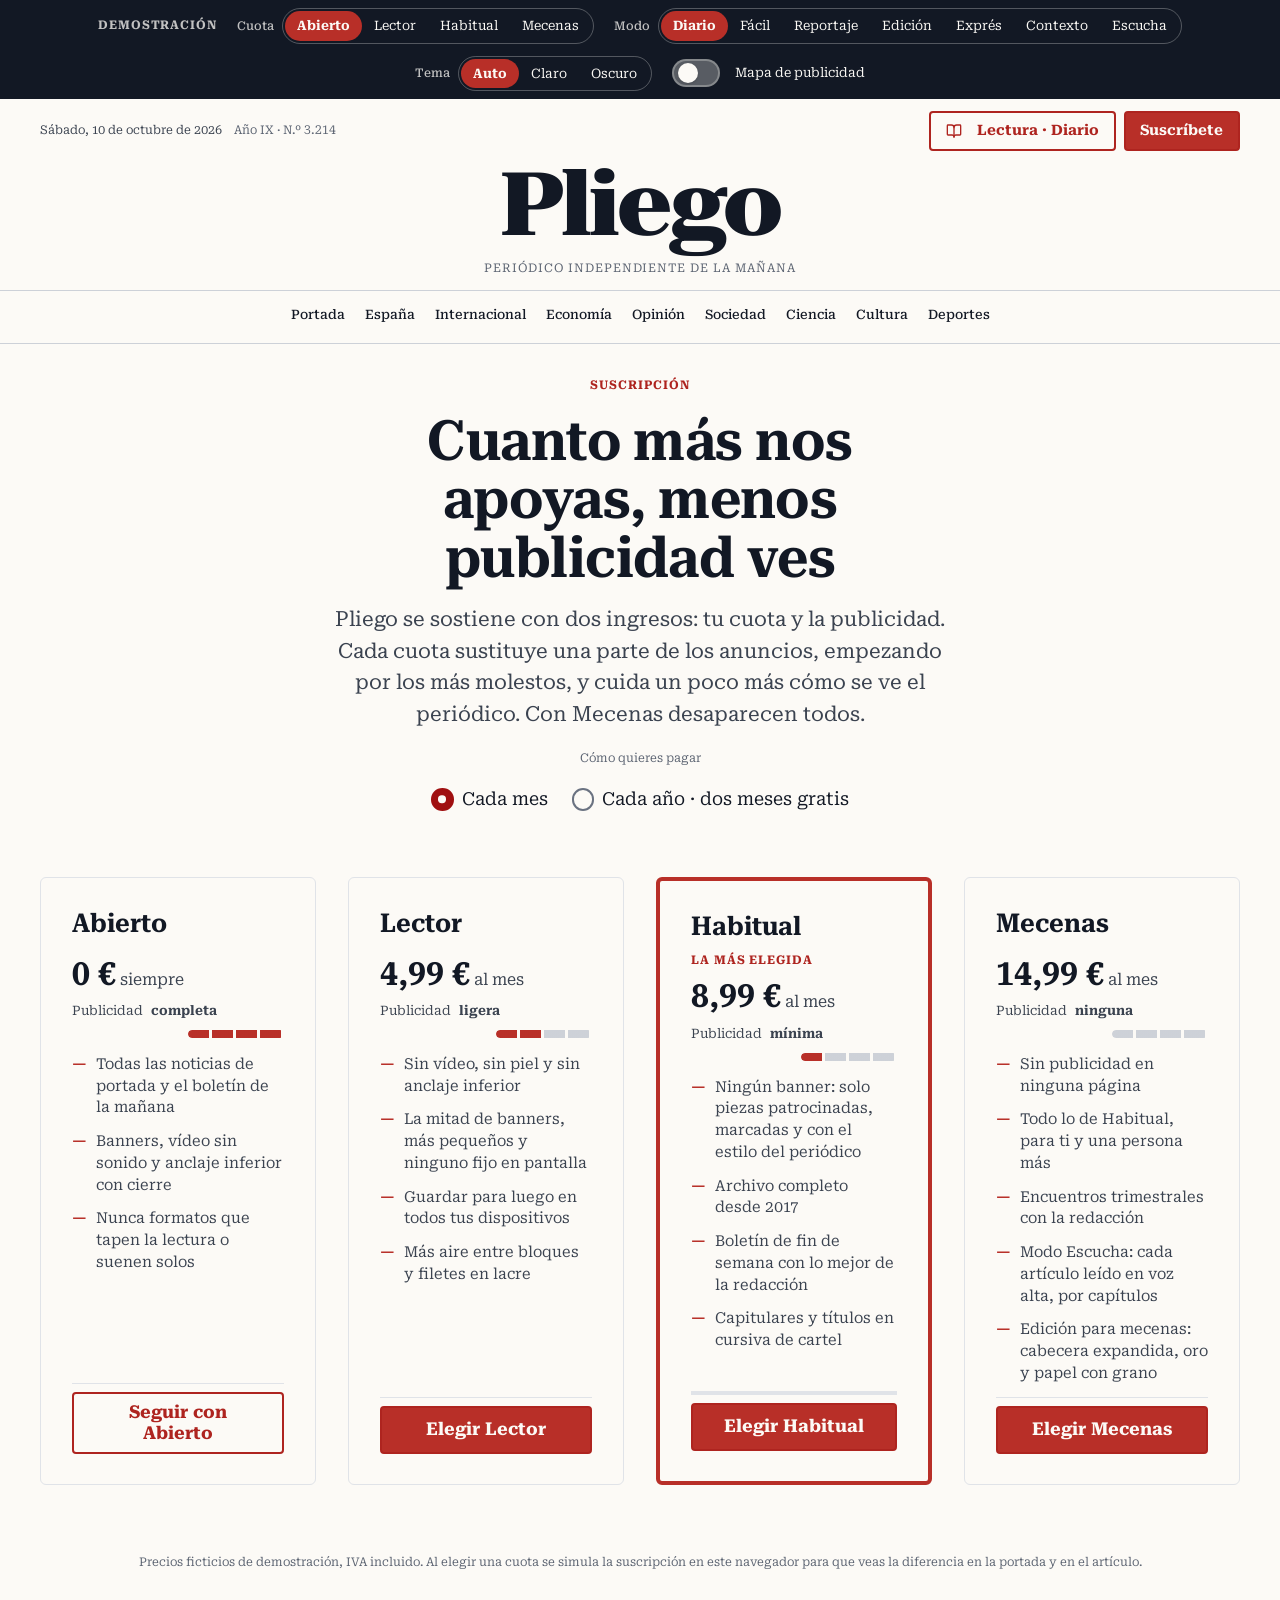
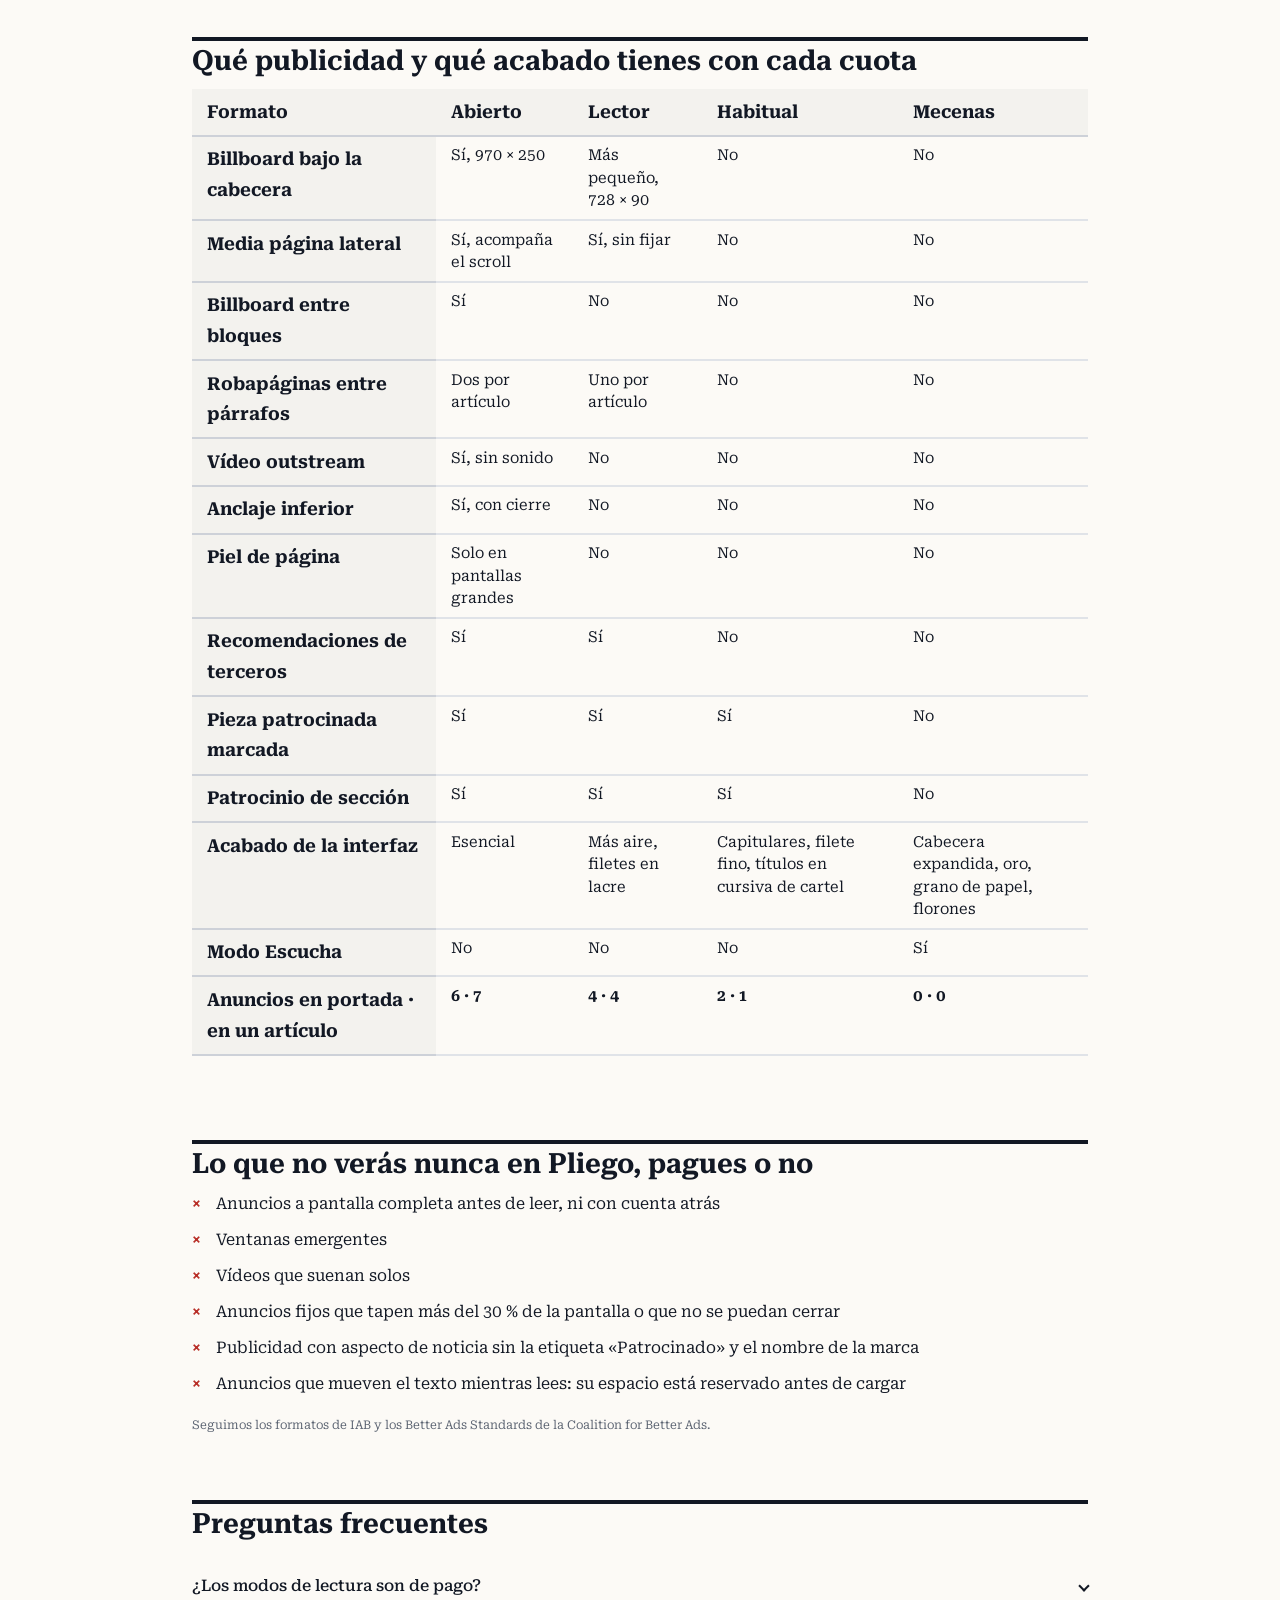
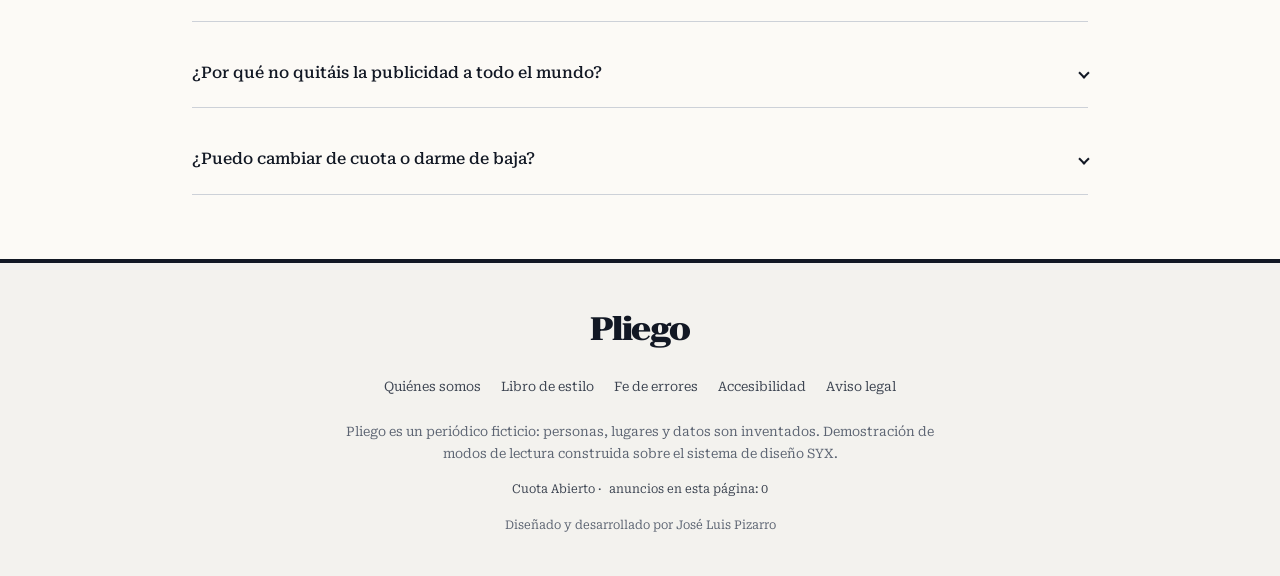
<file: suscripcion.html>
<!doctype html>
<html lang="es">
<head>
<meta charset="utf-8">
<meta name="viewport" content="width=device-width, initial-scale=1, viewport-fit=cover">
<title>Suscríbete · Pliego</title>
<meta name="description" content="Pliego, periódico independiente de la mañana. Cuotas de suscripción: cuanto más apoyas, menos publicidad ves.">
<script>
/* Arranque: aplica modo de lectura, cuota y mapa guardados antes del primer pintado (sin parpadeo). */
(function () {
  var d = document.documentElement, modo = 'diario', tema = null, cuota = 'abierto', mapa = null;
  try {
    modo = localStorage.getItem('pliego:lectura') || modo;
    tema = localStorage.getItem('pliego:apariencia');
    cuota = localStorage.getItem('pliego:cuota') || cuota;
    mapa = localStorage.getItem('pliego:mapa');
  } catch (e) {}
  d.setAttribute('data-lectura', modo);
  d.setAttribute('data-cuota', cuota);
  if (mapa === 'si') d.setAttribute('data-mapa-pub', '');
  if (tema === 'light' || tema === 'dark') d.setAttribute('data-theme', tema);
})();
</script>
<link rel="preconnect" href="https://fonts.googleapis.com">
<link rel="preconnect" href="https://fonts.gstatic.com" crossorigin>
<link rel="stylesheet" href="https://fonts.googleapis.com/css2?family=Roboto+Serif:ital,opsz,wdth,wght,GRAD@0,8..144,50..150,100..900,-50..100;1,8..144,50..150,100..900,-50..100&amp;display=swap">
<link rel="stylesheet" href="syx/css/styles-theme-example-01.css">
<link rel="stylesheet" href="css/pliego.css">
<link rel="stylesheet" href="css/lectura/diario.css">
<link rel="stylesheet" href="css/lectura/facil.css">
<link rel="stylesheet" href="css/lectura/reportaje.css">
<link rel="stylesheet" href="css/lectura/edicion.css">
<link rel="stylesheet" href="css/lectura/expres.css">
<link rel="stylesheet" href="css/lectura/contexto.css">
<link rel="stylesheet" href="css/lectura/escucha.css">
<link rel="stylesheet" href="css/pliego-publicidad.css">
<link rel="stylesheet" href="css/pliego-acabados.css">
<link rel="stylesheet" href="css/pliego-demo.css">
<link rel="stylesheet" href="css/pliego-adaptaciones.css">
<link rel="stylesheet" href="css/pliego-planes.css">
<script src="js/pliego-lectura.js" defer></script>
</head>
<body class="pliego-pagina pliego-pagina--planes">

<a class="syx-skip-link" href="#contenido">Saltar al contenido</a>

<aside class="pliego-demo" aria-label="Controles de la demostración">
  <form class="pliego-demo__formulario" id="form-demo">
    <p class="pliego-demo__titulo">Demostración</p>
      <fieldset class="pliego-demo__grupo" aria-labelledby="demo-leyenda-cuota">
        <span class="pliego-demo__leyenda" id="demo-leyenda-cuota">Cuota</span>
        <div class="pliego-demo__segmentos">
        <label class="pliego-demo__opcion" for="demo-cuota-abierto"><input class="pliego-demo__input" type="radio" name="cuota" id="demo-cuota-abierto" value="abierto"><span>Abierto</span></label>
        <label class="pliego-demo__opcion" for="demo-cuota-lector"><input class="pliego-demo__input" type="radio" name="cuota" id="demo-cuota-lector" value="lector"><span>Lector</span></label>
        <label class="pliego-demo__opcion" for="demo-cuota-habitual"><input class="pliego-demo__input" type="radio" name="cuota" id="demo-cuota-habitual" value="habitual"><span>Habitual</span></label>
        <label class="pliego-demo__opcion" for="demo-cuota-mecenas"><input class="pliego-demo__input" type="radio" name="cuota" id="demo-cuota-mecenas" value="mecenas"><span>Mecenas</span></label>
        </div>
      </fieldset>
      <fieldset class="pliego-demo__grupo" aria-labelledby="demo-leyenda-modo">
        <span class="pliego-demo__leyenda" id="demo-leyenda-modo">Modo</span>
        <div class="pliego-demo__segmentos">
        <label class="pliego-demo__opcion" for="demo-lectura-diario"><input class="pliego-demo__input" type="radio" name="lectura" id="demo-lectura-diario" value="diario"><span>Diario</span></label>
        <label class="pliego-demo__opcion" for="demo-lectura-facil"><input class="pliego-demo__input" type="radio" name="lectura" id="demo-lectura-facil" value="facil"><span>Fácil</span></label>
        <label class="pliego-demo__opcion" for="demo-lectura-reportaje"><input class="pliego-demo__input" type="radio" name="lectura" id="demo-lectura-reportaje" value="reportaje"><span>Reportaje</span></label>
        <label class="pliego-demo__opcion" for="demo-lectura-edicion"><input class="pliego-demo__input" type="radio" name="lectura" id="demo-lectura-edicion" value="edicion"><span>Edición</span></label>
        <label class="pliego-demo__opcion" for="demo-lectura-expres"><input class="pliego-demo__input" type="radio" name="lectura" id="demo-lectura-expres" value="expres"><span>Exprés</span></label>
        <label class="pliego-demo__opcion" for="demo-lectura-contexto"><input class="pliego-demo__input" type="radio" name="lectura" id="demo-lectura-contexto" value="contexto"><span>Contexto</span></label>
        <label class="pliego-demo__opcion" for="demo-lectura-escucha"><input class="pliego-demo__input" type="radio" name="lectura" id="demo-lectura-escucha" value="escucha"><span>Escucha</span></label>
        </div>
      </fieldset>
      <fieldset class="pliego-demo__grupo" aria-labelledby="demo-leyenda-tema">
        <span class="pliego-demo__leyenda" id="demo-leyenda-tema">Tema</span>
        <div class="pliego-demo__segmentos">
        <label class="pliego-demo__opcion" for="demo-apariencia-auto"><input class="pliego-demo__input" type="radio" name="apariencia" id="demo-apariencia-auto" value="auto"><span>Auto</span></label>
        <label class="pliego-demo__opcion" for="demo-apariencia-light"><input class="pliego-demo__input" type="radio" name="apariencia" id="demo-apariencia-light" value="light"><span>Claro</span></label>
        <label class="pliego-demo__opcion" for="demo-apariencia-dark"><input class="pliego-demo__input" type="radio" name="apariencia" id="demo-apariencia-dark" value="dark"><span>Oscuro</span></label>
        </div>
      </fieldset>
    <label class="atom-switch pliego-demo__mapa" for="demo-mapa">
      <input class="atom-switch__input" type="checkbox" role="switch" id="demo-mapa" name="mapa">
      <span class="atom-switch__slider" aria-hidden="true"></span>
      <span class="atom-switch__label">Mapa de publicidad</span>
    </label>
  </form>
</aside>

<header class="pliego-cabecera">
  <div class="pliego-cabecera__barra">
    <p class="pliego-cabecera__edicion">
      <time datetime="2026-10-10">Sábado, 10 de octubre de 2026</time>
      <span class="pliego-cabecera__numero">Año IX · N.º 3.214</span>
      <span class="pliego-cabecera__cuota" data-para="lector">Suscripción Lector</span>
      <span class="pliego-cabecera__cuota" data-para="habitual">Suscripción Habitual</span>
      <span class="pliego-cabecera__cuota" data-para="mecenas">Edición para mecenas</span>
    </p>
    <div class="pliego-cabecera__acciones">
      <button class="atom-btn atom-btn--primary atom-btn--size-sm atom-btn--has-icon pliego-cabecera__lectura" type="button" popovertarget="panel-lectura">
        <span class="atom-icon atom-icon--lc-book-open" aria-hidden="true"></span>
        <span class="pliego-modo-actual">Lectura</span>
      </button>
      <a class="atom-btn atom-btn--primary atom-btn--filled atom-btn--size-sm pliego-cabecera__suscribir" href="suscripcion.html" data-para="abierto">Suscríbete</a>
      <a class="atom-btn atom-btn--primary atom-btn--size-sm pliego-cabecera__suscribir" href="suscripcion.html" data-para="lector habitual">Menos anuncios</a>
      <p class="pliego-insignia" data-para="mecenas">Mecenas <span>· sin publicidad</span></p>
    </div>
  </div>
  <p class="pliego-cabecera__marca"><a href="index.html">Pliego</a></p>
  <p class="pliego-cabecera__lema">Periódico independiente de la mañana</p>
  <nav class="pliego-secciones" aria-label="Secciones">
    <ul class="pliego-secciones__lista">
      <li><a href="index.html">Portada</a></li>
      <li><a href="index.html#t-destacadas">España</a></li>
      <li><a href="index.html#t-destacadas">Internacional</a></li>
      <li><a href="index.html#t-destacadas">Economía</a></li>
      <li><a href="index.html#t-opinion">Opinión</a></li>
      <li><a href="articulo.html">Sociedad</a></li>
      <li><a href="index.html#t-ciencia">Ciencia</a></li>
      <li><a href="index.html#t-profundidad">Cultura</a></li>
      <li><a href="index.html#t-destacadas">Deportes</a></li>
    </ul>
  </nav>
</header>

<div id="panel-lectura" class="pliego-lectura" popover role="dialog" aria-labelledby="panel-lectura-titulo">
  <form class="pliego-lectura__formulario" id="form-lectura">
    <div class="pliego-lectura__cabecera">
      <h2 class="pliego-lectura__titulo" id="panel-lectura-titulo">Modo de lectura</h2>
      <button class="atom-btn atom-btn--tertiary atom-btn--circle atom-btn--size-sm" type="button" popovertarget="panel-lectura" popovertargetaction="hide" aria-label="Cerrar">
        <span class="atom-icon atom-icon--lc-x" aria-hidden="true"></span>
      </button>
    </div>
    <p class="pliego-lectura__ayuda">Cambia cómo se ve el periódico. El texto es el mismo; cambia la forma de leerlo.</p>
    <fieldset class="pliego-lectura__grupo">
      <legend class="pliego-lectura__leyenda">Cómo quieres leer</legend>
      <div class="pliego-opcion pliego-opcion--diario">
        <span class="pliego-opcion__muestra" aria-hidden="true">Aa</span>
        <label class="atom-radio" for="lectura-diario">
          <input class="atom-radio__input" type="radio" name="lectura" id="lectura-diario" value="diario" aria-describedby="nota-diario">
          <span class="atom-radio__label">Diario</span>
        </label>
        <span class="pliego-opcion__nota" id="nota-diario">La edición de siempre, ordenada por importancia.</span>
      </div>
      <div class="pliego-opcion pliego-opcion--facil">
        <span class="pliego-opcion__muestra" aria-hidden="true">Aa</span>
        <label class="atom-radio" for="lectura-facil">
          <input class="atom-radio__input" type="radio" name="lectura" id="lectura-facil" value="facil" aria-describedby="nota-facil">
          <span class="atom-radio__label">Fácil</span>
        </label>
        <span class="pliego-opcion__nota" id="nota-facil">Letra grande, frases cortas y un solo camino.</span>
      </div>
      <div class="pliego-opcion pliego-opcion--reportaje">
        <span class="pliego-opcion__muestra" aria-hidden="true">Aa</span>
        <label class="atom-radio" for="lectura-reportaje">
          <input class="atom-radio__input" type="radio" name="lectura" id="lectura-reportaje" value="reportaje" aria-describedby="nota-reportaje">
          <span class="atom-radio__label">Reportaje</span>
        </label>
        <span class="pliego-opcion__nota" id="nota-reportaje">Imagen a sangre y ritmo de revista.</span>
      </div>
      <div class="pliego-opcion pliego-opcion--edicion">
        <span class="pliego-opcion__muestra" aria-hidden="true">Aa</span>
        <label class="atom-radio" for="lectura-edicion">
          <input class="atom-radio__input" type="radio" name="lectura" id="lectura-edicion" value="edicion" aria-describedby="nota-edicion">
          <span class="atom-radio__label">Edición</span>
        </label>
        <span class="pliego-opcion__nota" id="nota-edicion">Composición de imprenta, notas al margen.</span>
      </div>
      <div class="pliego-opcion pliego-opcion--expres">
        <span class="pliego-opcion__muestra" aria-hidden="true">Aa</span>
        <label class="atom-radio" for="lectura-expres">
          <input class="atom-radio__input" type="radio" name="lectura" id="lectura-expres" value="expres" aria-describedby="nota-expres">
          <span class="atom-radio__label">Exprés</span>
        </label>
        <span class="pliego-opcion__nota" id="nota-expres">Titulares, claves y lo esencial de cada parte.</span>
      </div>
      <div class="pliego-opcion pliego-opcion--contexto">
        <span class="pliego-opcion__muestra" aria-hidden="true">Aa</span>
        <label class="atom-radio" for="lectura-contexto">
          <input class="atom-radio__input" type="radio" name="lectura" id="lectura-contexto" value="contexto" aria-describedby="nota-contexto">
          <span class="atom-radio__label">Contexto</span>
        </label>
        <span class="pliego-opcion__nota" id="nota-contexto">Antecedentes, cronología y datos antes de la historia.</span>
      </div>
      <div class="pliego-opcion pliego-opcion--escucha">
        <span class="pliego-opcion__muestra" aria-hidden="true"></span>
        <label class="atom-radio" for="lectura-escucha">
          <input class="atom-radio__input" type="radio" name="lectura" id="lectura-escucha" value="escucha" aria-describedby="nota-escucha">
          <span class="atom-radio__label">Escucha</span>
        </label>
        <span class="pliego-opcion__nota" id="nota-escucha"><span class="pliego-opcion__sello">Mecenas</span> El artículo, leído en voz alta. Solo para Mecenas.</span>
      </div>
    </fieldset>
    <fieldset class="pliego-lectura__grupo pliego-lectura__grupo--apariencia">
      <legend class="pliego-lectura__leyenda">Apariencia</legend>
      <label class="atom-radio" for="apariencia-auto">
        <input class="atom-radio__input" type="radio" name="apariencia" id="apariencia-auto" value="auto">
        <span class="atom-radio__label">Automática</span>
      </label>
      <label class="atom-radio" for="apariencia-clara">
        <input class="atom-radio__input" type="radio" name="apariencia" id="apariencia-clara" value="light">
        <span class="atom-radio__label">Clara</span>
      </label>
      <label class="atom-radio" for="apariencia-oscura">
        <input class="atom-radio__input" type="radio" name="apariencia" id="apariencia-oscura" value="dark">
        <span class="atom-radio__label">Oscura</span>
      </label>
    </fieldset>
  </form>
</div>
<p class="syx-sr-only" role="status" id="lectura-estado"></p>


<main id="contenido" class="pliego-planes">

  <header class="pliego-planes__cabecera">
    <p class="pliego-planes__cintillo">Suscripción</p>
    <h1 class="pliego-planes__titulo">Cuanto más nos apoyas, menos publicidad ves</h1>
    <p class="pliego-planes__entradilla">Pliego se sostiene con dos ingresos: tu cuota y la publicidad. Cada cuota sustituye una parte de los anuncios, empezando por los más molestos, y cuida un poco más cómo se ve el periódico. Con Mecenas desaparecen todos.</p>
    <fieldset class="pliego-facturacion">
      <legend class="pliego-facturacion__leyenda">Cómo quieres pagar</legend>
      <label class="atom-radio" for="facturacion-mensual">
        <input class="atom-radio__input" type="radio" name="facturacion" id="facturacion-mensual" value="mensual" checked>
        <span class="atom-radio__label">Cada mes</span>
      </label>
      <label class="atom-radio" for="facturacion-anual">
        <input class="atom-radio__input" type="radio" name="facturacion" id="facturacion-anual" value="anual">
        <span class="atom-radio__label">Cada año · dos meses gratis</span>
      </label>
    </fieldset>
  </header>

  <ol class="pliego-planes__lista" aria-label="Cuotas de suscripción">
    <li class="pliego-plan">
      <article class="mol-card pliego-plan__tarjeta" aria-labelledby="plan-abierto">
        <div class="mol-card__header">
          <h2 class="mol-card__title pliego-plan__nombre" id="plan-abierto">Abierto</h2>
        </div>
        <div class="mol-card__body">
          <p class="pliego-plan__precio"><strong>0 €</strong> <span>siempre</span></p>
          <p class="pliego-plan__nivel">Publicidad <strong>completa</strong> <span class="pliego-escala" style="--pliego-nivel: 4" role="img" aria-label="Nivel de publicidad: 4 de 4"></span></p>
          <ul class="pliego-lista pliego-plan__ventajas">
            <li>Todas las noticias de portada y el boletín de la mañana</li>
            <li>Banners, vídeo sin sonido y anclaje inferior con cierre</li>
            <li>Nunca formatos que tapen la lectura o suenen solos</li>
          </ul>
        </div>
        <div class="mol-card__footer">
          <button class="atom-btn atom-btn--primary" type="button" data-accion="elegir-cuota" data-cuota="abierto">Seguir con Abierto</button>
        </div>
      </article>
    </li>
    <li class="pliego-plan">
      <article class="mol-card pliego-plan__tarjeta" aria-labelledby="plan-lector">
        <div class="mol-card__header">
          <h2 class="mol-card__title pliego-plan__nombre" id="plan-lector">Lector</h2>
        </div>
        <div class="mol-card__body">
          <p class="pliego-plan__precio pliego-plan__precio--mensual"><strong>4,99 €</strong> <span>al mes</span></p>
          <p class="pliego-plan__precio pliego-plan__precio--anual"><strong>49 €</strong> <span>al año</span></p>
          <p class="pliego-plan__nivel">Publicidad <strong>ligera</strong> <span class="pliego-escala" style="--pliego-nivel: 2" role="img" aria-label="Nivel de publicidad: 2 de 4"></span></p>
          <ul class="pliego-lista pliego-plan__ventajas">
            <li>Sin vídeo, sin piel y sin anclaje inferior</li>
            <li>La mitad de banners, más pequeños y ninguno fijo en pantalla</li>
            <li>Guardar para luego en todos tus dispositivos</li>
            <li>Más aire entre bloques y filetes en lacre</li>
          </ul>
        </div>
        <div class="mol-card__footer">
          <button class="atom-btn atom-btn--primary atom-btn--filled" type="button" data-accion="elegir-cuota" data-cuota="lector">Elegir Lector</button>
        </div>
      </article>
    </li>
    <li class="pliego-plan pliego-plan--destacado">
      <article class="mol-card pliego-plan__tarjeta" aria-labelledby="plan-habitual">
        <div class="mol-card__header">
          <h2 class="mol-card__title pliego-plan__nombre" id="plan-habitual">Habitual</h2>
        </div>
        <div class="mol-card__body">
          <p class="pliego-plan__distintivo">La más elegida</p>
          <p class="pliego-plan__precio pliego-plan__precio--mensual"><strong>8,99 €</strong> <span>al mes</span></p>
          <p class="pliego-plan__precio pliego-plan__precio--anual"><strong>89 €</strong> <span>al año</span></p>
          <p class="pliego-plan__nivel">Publicidad <strong>mínima</strong> <span class="pliego-escala" style="--pliego-nivel: 1" role="img" aria-label="Nivel de publicidad: 1 de 4"></span></p>
          <ul class="pliego-lista pliego-plan__ventajas">
            <li>Ningún banner: solo piezas patrocinadas, marcadas y con el estilo del periódico</li>
            <li>Archivo completo desde 2017</li>
            <li>Boletín de fin de semana con lo mejor de la redacción</li>
            <li>Capitulares y títulos en cursiva de cartel</li>
          </ul>
        </div>
        <div class="mol-card__footer">
          <button class="atom-btn atom-btn--primary atom-btn--filled" type="button" data-accion="elegir-cuota" data-cuota="habitual">Elegir Habitual</button>
        </div>
      </article>
    </li>
    <li class="pliego-plan">
      <article class="mol-card pliego-plan__tarjeta" aria-labelledby="plan-mecenas">
        <div class="mol-card__header">
          <h2 class="mol-card__title pliego-plan__nombre" id="plan-mecenas">Mecenas</h2>
        </div>
        <div class="mol-card__body">
          <p class="pliego-plan__precio pliego-plan__precio--mensual"><strong>14,99 €</strong> <span>al mes</span></p>
          <p class="pliego-plan__precio pliego-plan__precio--anual"><strong>149 €</strong> <span>al año</span></p>
          <p class="pliego-plan__nivel">Publicidad <strong>ninguna</strong> <span class="pliego-escala" style="--pliego-nivel: 0" role="img" aria-label="Nivel de publicidad: 0 de 4"></span></p>
          <ul class="pliego-lista pliego-plan__ventajas">
            <li>Sin publicidad en ninguna página</li>
            <li>Todo lo de Habitual, para ti y una persona más</li>
            <li>Encuentros trimestrales con la redacción</li>
            <li>Modo Escucha: cada artículo leído en voz alta, por capítulos</li>
            <li>Edición para mecenas: cabecera expandida, oro y papel con grano</li>
          </ul>
        </div>
        <div class="mol-card__footer">
          <button class="atom-btn atom-btn--primary atom-btn--filled" type="button" data-accion="elegir-cuota" data-cuota="mecenas">Elegir Mecenas</button>
        </div>
      </article>
    </li>
  </ol>
  <p class="pliego-planes__estado" id="planes-estado" role="status"></p>
  <p class="pliego-planes__nota">Precios ficticios de demostración, IVA incluido. Al elegir una cuota se simula la suscripción en este navegador para que veas la diferencia en la portada y en el artículo.</p>

  <section class="pliego-planes__seccion" aria-labelledby="t-comparativa">
    <h2 class="pliego-planes__subtitulo" id="t-comparativa">Qué publicidad y qué acabado tienes con cada cuota</h2>
    <div class="atom-table__container pliego-planes__tabla" role="region" aria-label="Comparativa de formatos publicitarios por cuota" tabindex="0">
      <table class="atom-table">
        <thead>
          <tr>
            <th class="atom-table__th" scope="col">Formato</th>
            <th class="atom-table__th" scope="col">Abierto</th>
            <th class="atom-table__th" scope="col">Lector</th>
            <th class="atom-table__th" scope="col">Habitual</th>
            <th class="atom-table__th" scope="col">Mecenas</th>
          </tr>
        </thead>
        <tbody>
          <tr><th class="atom-table__th" scope="row">Billboard bajo la cabecera</th><td class="atom-table__td">Sí, 970 × 250</td><td class="atom-table__td">Más pequeño, 728 × 90</td><td class="atom-table__td">No</td><td class="atom-table__td">No</td></tr>
          <tr><th class="atom-table__th" scope="row">Media página lateral</th><td class="atom-table__td">Sí, acompaña el scroll</td><td class="atom-table__td">Sí, sin fijar</td><td class="atom-table__td">No</td><td class="atom-table__td">No</td></tr>
          <tr><th class="atom-table__th" scope="row">Billboard entre bloques</th><td class="atom-table__td">Sí</td><td class="atom-table__td">No</td><td class="atom-table__td">No</td><td class="atom-table__td">No</td></tr>
          <tr><th class="atom-table__th" scope="row">Robapáginas entre párrafos</th><td class="atom-table__td">Dos por artículo</td><td class="atom-table__td">Uno por artículo</td><td class="atom-table__td">No</td><td class="atom-table__td">No</td></tr>
          <tr><th class="atom-table__th" scope="row">Vídeo outstream</th><td class="atom-table__td">Sí, sin sonido</td><td class="atom-table__td">No</td><td class="atom-table__td">No</td><td class="atom-table__td">No</td></tr>
          <tr><th class="atom-table__th" scope="row">Anclaje inferior</th><td class="atom-table__td">Sí, con cierre</td><td class="atom-table__td">No</td><td class="atom-table__td">No</td><td class="atom-table__td">No</td></tr>
          <tr><th class="atom-table__th" scope="row">Piel de página</th><td class="atom-table__td">Solo en pantallas grandes</td><td class="atom-table__td">No</td><td class="atom-table__td">No</td><td class="atom-table__td">No</td></tr>
          <tr><th class="atom-table__th" scope="row">Recomendaciones de terceros</th><td class="atom-table__td">Sí</td><td class="atom-table__td">Sí</td><td class="atom-table__td">No</td><td class="atom-table__td">No</td></tr>
          <tr><th class="atom-table__th" scope="row">Pieza patrocinada marcada</th><td class="atom-table__td">Sí</td><td class="atom-table__td">Sí</td><td class="atom-table__td">Sí</td><td class="atom-table__td">No</td></tr>
          <tr><th class="atom-table__th" scope="row">Patrocinio de sección</th><td class="atom-table__td">Sí</td><td class="atom-table__td">Sí</td><td class="atom-table__td">Sí</td><td class="atom-table__td">No</td></tr>
          <tr><th class="atom-table__th" scope="row">Acabado de la interfaz</th><td class="atom-table__td">Esencial</td><td class="atom-table__td">Más aire, filetes en lacre</td><td class="atom-table__td">Capitulares, filete fino, títulos en cursiva de cartel</td><td class="atom-table__td">Cabecera expandida, oro, grano de papel, florones</td></tr>
          <tr><th class="atom-table__th" scope="row">Modo Escucha</th><td class="atom-table__td">No</td><td class="atom-table__td">No</td><td class="atom-table__td">No</td><td class="atom-table__td">Sí</td></tr>
          <tr class="pliego-planes__total"><th class="atom-table__th" scope="row">Anuncios en portada · en un artículo</th><td class="atom-table__td">6 · 7</td><td class="atom-table__td">4 · 4</td><td class="atom-table__td">2 · 1</td><td class="atom-table__td">0 · 0</td></tr>
        </tbody>
      </table>
    </div>
  </section>

  <section class="pliego-planes__seccion pliego-planes__seccion--compromiso" aria-labelledby="t-nunca">
    <h2 class="pliego-planes__subtitulo" id="t-nunca">Lo que no verás nunca en Pliego, pagues o no</h2>
    <ul class="pliego-lista pliego-lista--nunca pliego-planes__nunca">
      <li>Anuncios a pantalla completa antes de leer, ni con cuenta atrás</li>
      <li>Ventanas emergentes</li>
      <li>Vídeos que suenan solos</li>
      <li>Anuncios fijos que tapen más del 30 % de la pantalla o que no se puedan cerrar</li>
      <li>Publicidad con aspecto de noticia sin la etiqueta «Patrocinado» y el nombre de la marca</li>
      <li>Anuncios que mueven el texto mientras lees: su espacio está reservado antes de cargar</li>
    </ul>
    <p class="pliego-planes__norma">Seguimos los formatos de IAB y los Better Ads Standards de la Coalition for Better Ads.</p>
  </section>

  <section class="pliego-planes__seccion" aria-labelledby="t-preguntas">
    <h2 class="pliego-planes__subtitulo" id="t-preguntas">Preguntas frecuentes</h2>
    <details class="mol-disclosure">
      <summary class="mol-disclosure__summary">¿Los modos de lectura son de pago?</summary>
      <div class="mol-disclosure__content"><p>Los seis modos para leer (Diario, Fácil, Reportaje, Edición, Exprés y Contexto) están en todas las cuotas, también en Abierto: leer mejor no debería depender de lo que pagas. El modo Escucha, que lee los artículos en voz alta, es parte de Mecenas.</p></div>
    </details>
    <details class="mol-disclosure">
      <summary class="mol-disclosure__summary">¿Por qué no quitáis la publicidad a todo el mundo?</summary>
      <div class="mol-disclosure__content"><p>Porque hoy la publicidad paga una parte de la redacción. Cada cuota sustituye una parte de ese ingreso, y por eso cada una retira una parte de los anuncios: primero los más molestos.</p></div>
    </details>
    <details class="mol-disclosure">
      <summary class="mol-disclosure__summary">¿Puedo cambiar de cuota o darme de baja?</summary>
      <div class="mol-disclosure__content"><p>Sí, cuando quieras y desde tu cuenta. El cambio se aplica al momento y la baja no tiene permanencia.</p></div>
    </details>
  </section>

</main>

<footer class="pliego-pie">
  <p class="pliego-pie__marca">Pliego</p>
  <nav class="pliego-pie__nav" aria-label="Sobre el periódico">
    <ul class="pliego-pie__lista">
      <li><a href="index.html">Quiénes somos</a></li>
      <li><a href="index.html">Libro de estilo</a></li>
      <li><a href="index.html">Fe de errores</a></li>
      <li><a href="index.html">Accesibilidad</a></li>
      <li><a href="index.html">Aviso legal</a></li>
    </ul>
  </nav>
  <p class="pliego-pie__nota">Pliego es un periódico ficticio: personas, lugares y datos son inventados. Demostración de modos de lectura construida sobre el sistema de diseño SYX.</p>
  <p class="pliego-recuento"><span class="pliego-recuento__cuota"></span> <span class="pliego-recuento__n"></span></p>
  <p class="pliego-pie__credito">Diseñado y desarrollado por José Luis Pizarro</p>
</footer>

</body>
</html>
</file>
<file: syx/css/styles-theme-example-01.css>
:root {
  --primitive-color-black: oklch(0 0 0);
  --primitive-color-white: oklch(1 0 0);
  --primitive-color-gray-50: oklch(0.97 0 0);
  --primitive-color-gray-100: oklch(0.93 0 0);
  --primitive-color-gray-200: oklch(0.88 0 0);
  --primitive-color-gray-300: oklch(0.80 0 0);
  --primitive-color-gray-400: oklch(0.70 0 0);
  --primitive-color-gray-500: oklch(0.60 0 0);
  --primitive-color-gray-600: oklch(0.51 0 0);
  --primitive-color-gray-700: oklch(0.42 0 0);
  --primitive-color-gray-800: oklch(0.32 0 0);
  --primitive-color-gray-900: oklch(0.22 0 0);
  --primitive-color-purple-50: oklch(0.97 0.017 292.209);
  --primitive-color-purple-100: oklch(0.93 0.043 291.611);
  --primitive-color-purple-200: oklch(0.88 0.09 290.251);
  --primitive-color-purple-300: oklch(0.80 0.186 284.567);
  --primitive-color-purple-400: oklch(0.70 0.19 278.846);
  --primitive-color-purple-500: oklch(0.60 0.118 280.644);
  --primitive-color-purple-600: oklch(0.51 0.1 281.395);
  --primitive-color-purple-700: oklch(0.42 0.082 282.423);
  --primitive-color-purple-800: oklch(0.32 0.062 283.903);
  --primitive-color-purple-900: oklch(0.22 0.041 287.021);
  --primitive-color-pink-50: oklch(0.97 0.024 354.284);
  --primitive-color-pink-100: oklch(0.93 0.061 357.51);
  --primitive-color-pink-200: oklch(0.88 0.127 0.003);
  --primitive-color-pink-300: oklch(0.80 0.19 3.538);
  --primitive-color-pink-400: oklch(0.70 0.221 6.474);
  --primitive-color-pink-500: oklch(0.60 0.239 9.566);
  --primitive-color-pink-600: oklch(0.51 0.254 16.626);
  --primitive-color-pink-700: oklch(0.42 0.215 16.014);
  --primitive-color-pink-800: oklch(0.32 0.174 15.009);
  --primitive-color-pink-900: oklch(0.22 0.13 13.064);
  --primitive-color-blue-50: oklch(0.97 0.027 285.097);
  --primitive-color-blue-100: oklch(0.93 0.069 284.088);
  --primitive-color-blue-200: oklch(0.88 0.144 281.475);
  --primitive-color-blue-300: oklch(0.80 0.218 276.885);
  --primitive-color-blue-400: oklch(0.70 0.252 273.552);
  --primitive-color-blue-500: oklch(0.60 0.275 270.486);
  --primitive-color-blue-600: oklch(0.51 0.312 264.075);
  --primitive-color-blue-700: oklch(0.42 0.264 264.082);
  --primitive-color-blue-800: oklch(0.32 0.213 264.093);
  --primitive-color-blue-900: oklch(0.22 0.158 264.114);
  --primitive-color-green-50: oklch(0.97 0.021 158.247);
  --primitive-color-green-100: oklch(0.93 0.052 157.46);
  --primitive-color-green-200: oklch(0.88 0.103 155.902);
  --primitive-color-green-300: oklch(0.80 0.191 151.588);
  --primitive-color-green-400: oklch(0.70 0.203 148.868);
  --primitive-color-green-500: oklch(0.60 0.14 149.363);
  --primitive-color-green-600: oklch(0.51 0.116 149.694);
  --primitive-color-green-700: oklch(0.42 0.09 150.23);
  --primitive-color-green-800: oklch(0.32 0.063 151.418);
  --primitive-color-green-900: oklch(0.22 0.043 153.713);
  --primitive-color-yellow-50: oklch(0.97 0.019 91.436);
  --primitive-color-yellow-100: oklch(0.93 0.046 91.61);
  --primitive-color-yellow-200: oklch(0.88 0.09 91.639);
  --primitive-color-yellow-300: oklch(0.80 0.127 91.064);
  --primitive-color-yellow-400: oklch(0.70 0.154 89.335);
  --primitive-color-yellow-500: oklch(0.60 0.163 86.856);
  --primitive-color-yellow-600: oklch(0.51 0.152 85.734);
  --primitive-color-yellow-700: oklch(0.42 0.126 86.127);
  --primitive-color-yellow-800: oklch(0.32 0.098 86.786);
  --primitive-color-yellow-900: oklch(0.22 0.068 88.181);
  --primitive-color-brown-50: oklch(0.97 0.015 41.19);
  --primitive-color-brown-100: oklch(0.93 0.059 40.943);
  --primitive-color-brown-200: oklch(0.88 0.124 40.648);
  --primitive-color-brown-300: oklch(0.80 0.186 38.946);
  --primitive-color-brown-400: oklch(0.70 0.17 37.551);
  --primitive-color-brown-500: oklch(0.60 0.116 38.211);
  --primitive-color-brown-600: oklch(0.51 0.097 38.614);
  --primitive-color-brown-700: oklch(0.42 0.077 39.393);
  --primitive-color-brown-800: oklch(0.32 0.056 41.356);
  --primitive-color-brown-900: oklch(0.22 0.033 48.665);
  --primitive-color-red-50: oklch(0.97 0.021 4.878);
  --primitive-color-red-100: oklch(0.93 0.053 5.862);
  --primitive-color-red-200: oklch(0.88 0.112 8.017);
  --primitive-color-red-300: oklch(0.80 0.171 11.214);
  --primitive-color-red-400: oklch(0.70 0.219 16.101);
  --primitive-color-red-500: oklch(0.60 0.244 22.773);
  --primitive-color-red-600: oklch(0.51 0.205 22.32);
  --primitive-color-red-700: oklch(0.42 0.165 21.562);
  --primitive-color-red-800: oklch(0.32 0.122 20.025);
  --primitive-color-red-900: oklch(0.22 0.075 15.388);
  --primitive-color-success-500: oklch(0.60 0.181 143.399);
  --primitive-color-error-500: oklch(0.60 0.143 25.074);
  --primitive-color-warning-500: oklch(0.60 0.171 106.05);
  --primitive-color-facebook: oklch(0.60 0.108 263.58);
  --primitive-color-instagram-blue: oklch(0.60 0.085 244.612);
  --primitive-color-instagram-purple: oklch(0.60 0.195 310.162);
  --primitive-color-linkedin: oklch(0.60 0.13 242.274);
  --primitive-color-paypal-blue: oklch(0.60 0.144 237.468);
  --primitive-color-paypal-blue-dark: oklch(0.60 0.153 261.333);
  --primitive-color-pinterest: oklch(0.60 0.236 25.536);
  --primitive-color-twitter: oklch(0.60 0.107 240.795);
  --primitive-color-whatsapp-green: oklch(0.60 0.187 147.061);
  --primitive-color-whatsapp-green-dark: oklch(0.60 0.175 142.527);
  --primitive-color-youtube: oklch(0.60 0.209 27.019);
}

:root {
  --primitive-space-base: 0.5rem;
  --primitive-space-0: 0;
  --primitive-space-1: calc(1 * var(--primitive-space-base));
  --primitive-space-2: calc(2 * var(--primitive-space-base));
  --primitive-space-3: calc(3 * var(--primitive-space-base));
  --primitive-space-4: calc(4 * var(--primitive-space-base));
  --primitive-space-5: calc(5 * var(--primitive-space-base));
  --primitive-space-6: calc(6 * var(--primitive-space-base));
  --primitive-space-7: calc(7 * var(--primitive-space-base));
  --primitive-space-8: calc(8 * var(--primitive-space-base));
  --primitive-space-9: calc(9 * var(--primitive-space-base));
  --primitive-space-10: calc(10 * var(--primitive-space-base));
  --primitive-space-12: calc(12 * var(--primitive-space-base));
  --primitive-space-14: calc(14 * var(--primitive-space-base));
  --primitive-space-16: calc(16 * var(--primitive-space-base));
  --primitive-space-20: calc(20 * var(--primitive-space-base));
  --primitive-space-24: calc(24 * var(--primitive-space-base));
  --primitive-space-0-5: calc(0.5 * var(--primitive-space-base));
  --primitive-space-1-5: calc(1.5 * var(--primitive-space-base));
  --primitive-space-2-5: calc(2.5 * var(--primitive-space-base));
}

:root {
  --primitive-font-family-space-grotesk-regular: "Space Grotesk", "Space Grotesk Fallback", Arial, sans-serif;
  --primitive-font-family-space-grotesk-bold: "Space Grotesk", "Space Grotesk Fallback", Arial, sans-serif;
  --primitive-font-family-syne-medium: "Syne", "Syne Fallback", Arial, sans-serif;
  --primitive-font-family-syne-bold: "Syne", "Syne Fallback", Arial, sans-serif;
  --primitive-font-family-mono: "Courier New", Courier, monospace;
  --primitive-font-size-xs: clamp(0.64rem, 0.61rem + 0.14vw, 0.72rem);
  --primitive-font-size-sm: clamp(0.8rem, 0.76rem + 0.18vw, 0.9rem);
  --primitive-font-size-base: clamp(1rem, 0.96rem + 0.19vw, 1.125rem);
  --primitive-font-size-md: clamp(1.25rem, 1.19rem + 0.24vw, 1.406rem);
  --primitive-font-size-lg: clamp(1.563rem, 1.49rem + 0.3vw, 1.758rem);
  --primitive-font-size-xl: clamp(1.953rem, 1.86rem + 0.37vw, 2.197rem);
  --primitive-font-size-2xl: clamp(1.875rem, 1.63rem + 1.05vw, 2.747rem);
  --primitive-font-size-3xl: clamp(2.125rem, 1.75rem + 1.6vw, 3.433rem);
  --primitive-font-size-4xl: clamp(2.5rem, 1.9rem + 2.57vw, 4.291rem);
  --primitive-line-height-tight: 1;
  --primitive-line-height-snug: 1.2;
  --primitive-line-height-normal: 1.5;
  --primitive-line-height-relaxed: 1.65;
  --primitive-line-height-loose: 2;
  --primitive-font-weight-regular: 400;
  --primitive-font-weight-medium: 500;
  --primitive-font-weight-semibold: 600;
  --primitive-font-weight-bold: 700;
  --primitive-font-weight-black: 900;
  --primitive-letter-spacing-tight: -0.02em;
  --primitive-letter-spacing-normal: 0;
  --primitive-letter-spacing-wide: 0.06em;
  --primitive-letter-spacing-wider: 0.1em;
  --primitive-letter-spacing-display: -0.03em;
  --primitive-fluid-font-display: clamp(3.5rem, 3rem + 2.5vw, 5rem);
}

:root {
  --primitive-size-1: calc(2 * var(--primitive-space-base));
  --primitive-size-2: calc(3 * var(--primitive-space-base));
  --primitive-size-3: calc(4 * var(--primitive-space-base));
  --primitive-size-4: calc(5 * var(--primitive-space-base));
  --primitive-size-5: calc(6 * var(--primitive-space-base));
  --primitive-size-6: calc(8 * var(--primitive-space-base));
  --primitive-size-7: calc(10 * var(--primitive-space-base));
  --primitive-size-8: calc(12 * var(--primitive-space-base));
  --primitive-size-9: calc(14 * var(--primitive-space-base));
  --primitive-size-10: calc(16 * var(--primitive-space-base));
  --primitive-width-full: 100%;
  --primitive-width-screen: 100vw;
  --primitive-width-min: min-content;
  --primitive-width-max: max-content;
  --primitive-width-fit: fit-content;
  --primitive-height-full: 100%;
  --primitive-height-screen: 100vh;
  --primitive-height-min: min-content;
  --primitive-height-max: max-content;
  --primitive-height-fit: fit-content;
}

:root {
  --primitive-border-width-0: 0;
  --primitive-border-width-1: 1px;
  --primitive-border-width-2: 2px;
  --primitive-border-width-4: 4px;
  --primitive-border-width-8: 8px;
  --primitive-border-radius-none: 0;
  --primitive-border-radius-sm: calc(0.5 * var(--primitive-space-base));
  --primitive-border-radius-md: calc(1 * var(--primitive-space-base));
  --primitive-border-radius-lg: calc(1.5 * var(--primitive-space-base));
  --primitive-border-radius-xl: calc(2 * var(--primitive-space-base));
  --primitive-border-radius-2xl: calc(3 * var(--primitive-space-base));
  --primitive-border-radius-full: 9999px;
  --primitive-border-radius-circle: 50%;
}

:root {
  --primitive-shadow-none: none;
  --primitive-shadow-xs: 0 1px 2px 0 oklch(0 0 0 / 0.05);
  --primitive-shadow-sm: 0 1px 3px 0 oklch(0 0 0 / 0.1), 0 1px 2px 0 oklch(0 0 0 / 0.06);
  --primitive-shadow-md: 0 4px 6px -1px oklch(0 0 0 / 0.1), 0 2px 4px -1px oklch(0 0 0 / 0.06);
  --primitive-shadow-lg: 0 10px 15px -3px oklch(0 0 0 / 0.1), 0 4px 6px -2px oklch(0 0 0 / 0.05);
  --primitive-shadow-xl: 0 20px 25px -5px oklch(0 0 0 / 0.1), 0 10px 10px -5px oklch(0 0 0 / 0.04);
  --primitive-shadow-2xl: 0 25px 50px -12px oklch(0 0 0 / 0.25);
  --primitive-shadow-inner: inset 0 2px 4px 0 oklch(0 0 0 / 0.06);
  --primitive-opacity-0: 0;
  --primitive-opacity-5: 0.05;
  --primitive-opacity-10: 0.1;
  --primitive-opacity-20: 0.2;
  --primitive-opacity-25: 0.25;
  --primitive-opacity-30: 0.3;
  --primitive-opacity-40: 0.4;
  --primitive-opacity-50: 0.5;
  --primitive-opacity-60: 0.6;
  --primitive-opacity-70: 0.7;
  --primitive-opacity-75: 0.75;
  --primitive-opacity-80: 0.8;
  --primitive-opacity-90: 0.9;
  --primitive-opacity-95: 0.95;
  --primitive-opacity-100: 1;
}

:root {
  --primitive-fluid-space-xs: clamp(0.25rem, 0.16rem + 0.38vw, 0.5rem);
  --primitive-fluid-space-sm: clamp(0.5rem, 0.32rem + 0.75vw, 1rem);
  --primitive-fluid-space-md: clamp(1rem, 0.82rem + 0.75vw, 1.5rem);
  --primitive-fluid-space-lg: clamp(1.5rem, 1.32rem + 0.75vw, 2rem);
  --primitive-fluid-space-xl: clamp(2rem, 1.65rem + 1.5vw, 3rem);
  --primitive-fluid-space-xxl: clamp(3rem, 2.65rem + 1.5vw, 4rem);
  --primitive-fluid-font-body: var(--primitive-font-size-base);
  --primitive-fluid-font-h6: var(--primitive-font-size-md);
  --primitive-fluid-font-h5: var(--primitive-font-size-lg);
  --primitive-fluid-font-h4: var(--primitive-font-size-xl);
  --primitive-fluid-font-h3: var(--primitive-font-size-2xl);
  --primitive-fluid-font-h2: var(--primitive-font-size-3xl);
  --primitive-fluid-font-h1: var(--primitive-font-size-4xl);
}

:root {
  --semantic-color-primary: var(--primitive-color-purple-500);
  --semantic-color-secondary: var(--primitive-color-pink-500);
  --semantic-color-tertiary: var(--primitive-color-blue-500);
  --semantic-color-quaternary: var(--primitive-color-green-500);
  --semantic-color-quinary: var(--primitive-color-yellow-500);
  --semantic-color-primary-text: var(--semantic-color-primary);
  --semantic-color-secondary-text: var(--semantic-color-secondary);
  --semantic-color-tertiary-text: var(--semantic-color-tertiary);
  --semantic-color-quaternary-text: var(--semantic-color-quaternary);
  --semantic-color-quinary-text: var(--semantic-color-quinary);
  --semantic-color-state-success-text: var(--semantic-color-state-success);
  --semantic-color-state-error-text: var(--semantic-color-state-error);
  --semantic-color-state-warning-text: var(--semantic-color-state-warning);
  --semantic-color-state-info-text: var(--semantic-color-state-info);
  --semantic-color-primary-strong: var(--semantic-color-primary);
  --semantic-color-state-success-strong: var(--semantic-color-state-success);
  --semantic-color-secondary-strong: var(--semantic-color-secondary);
}

@supports (color: oklch(from red l c h)) {
  :root {
    --semantic-brand-text-lightness: 0.45;
    --semantic-color-primary-text: oklch(from var(--semantic-color-primary) var(--semantic-brand-text-lightness) c h);
    --semantic-color-secondary-text: oklch(from var(--semantic-color-secondary) var(--semantic-brand-text-lightness) c h);
    --semantic-color-tertiary-text: oklch(from var(--semantic-color-tertiary) var(--semantic-brand-text-lightness) c h);
    --semantic-color-quaternary-text: oklch(from var(--semantic-color-quaternary) var(--semantic-brand-text-lightness) c h);
    --semantic-color-quinary-text: oklch(from var(--semantic-color-quinary) var(--semantic-brand-text-lightness) c h);
    --semantic-color-state-success-text: oklch(from var(--semantic-color-state-success) var(--semantic-brand-text-lightness) c h);
    --semantic-color-state-error-text: oklch(from var(--semantic-color-state-error) var(--semantic-brand-text-lightness) c h);
    --semantic-color-state-warning-text: oklch(from var(--semantic-color-state-warning) var(--semantic-brand-text-lightness) c h);
    --semantic-color-state-info-text: oklch(from var(--semantic-color-state-info) var(--semantic-brand-text-lightness) c h);
  }
}
@supports (color: oklch(from red clamp(0, l, 1) c h)) {
  :root {
    --semantic-brand-control-lightness-min: calc(var(--semantic-brand-text-lightness) - 0.12);
    --semantic-brand-control-lightness-max: calc(var(--semantic-brand-text-lightness) + 0.12);
    --semantic-color-primary-strong: oklch(from var(--semantic-color-primary) clamp(var(--semantic-brand-control-lightness-min), l, var(--semantic-brand-control-lightness-max)) c h);
    --semantic-color-state-success-strong: oklch(from var(--semantic-color-state-success) clamp(var(--semantic-brand-control-lightness-min), l, var(--semantic-brand-control-lightness-max)) c h);
    --semantic-color-secondary-strong: oklch(from var(--semantic-color-secondary) clamp(var(--semantic-brand-control-lightness-min), l, var(--semantic-brand-control-lightness-max)) c h);
  }
}
:root {
  --semantic-color-bg-primary: var(--primitive-color-white);
  --semantic-color-bg-secondary: var(--primitive-color-gray-50);
  --semantic-color-bg-tertiary: var(--primitive-color-gray-100);
  --semantic-color-bg-inverse: var(--primitive-color-black);
  --semantic-color-text-primary: var(--primitive-color-gray-900);
  --semantic-color-text-secondary: var(--primitive-color-gray-600);
  --semantic-color-text-tertiary: var(--primitive-color-gray-400);
  --semantic-color-text-inverse: var(--primitive-color-white);
  --semantic-color-text-disabled: var(--primitive-color-gray-300);
  --semantic-color-ink-light: var(--primitive-color-white);
  --semantic-color-ink-dark: var(--primitive-color-black);
  --semantic-color-on-primary: var(--semantic-color-text-inverse);
  --semantic-color-on-secondary: var(--semantic-color-text-inverse);
  --semantic-color-on-tertiary: var(--semantic-color-text-inverse);
  --semantic-color-on-quaternary: var(--semantic-color-text-inverse);
  --semantic-color-on-quinary: var(--semantic-color-text-inverse);
  --semantic-color-on-state-hover-primary: var(--semantic-color-text-inverse);
  --semantic-color-on-state-hover-secondary: var(--semantic-color-text-inverse);
  --semantic-color-on-state-hover-tertiary: var(--semantic-color-text-inverse);
  --semantic-color-on-state-hover-quaternary: var(--semantic-color-text-inverse);
  --semantic-color-on-primary-strong: var(--semantic-color-on-primary);
  --semantic-color-text-on-primary: var(--semantic-color-on-primary);
  --semantic-color-border-default: var(--primitive-color-gray-300);
  --semantic-color-border-subtle: var(--primitive-color-gray-200);
  --semantic-color-border-strong: var(--primitive-color-gray-400);
  --semantic-color-border-focus: var(--semantic-color-primary-strong);
  --semantic-color-border-control: var(--primitive-color-gray-500);
  --semantic-color-link-default: var(--semantic-color-primary-text);
  --semantic-color-link-hover: var(--semantic-color-secondary-text);
  --semantic-color-link-visited: var(--semantic-color-secondary-text);
  --semantic-color-link-active: var(--semantic-color-primary-text);
  --semantic-color-state-hover-primary: var(--primitive-color-pink-500);
  --semantic-color-state-hover-secondary: var(--primitive-color-purple-500);
  --semantic-color-state-hover-tertiary: var(--primitive-color-pink-500);
  --semantic-color-state-hover-quaternary: var(--primitive-color-pink-500);
  --semantic-focus-ring-color: var(--semantic-color-primary-strong);
  --semantic-color-state-active: var(--primitive-color-purple-500);
  --semantic-color-state-disabled: var(--primitive-color-gray-300);
  --semantic-color-state-success: var(--primitive-color-success-500);
  --semantic-color-state-error: var(--primitive-color-error-500);
  --semantic-color-state-warning: var(--primitive-color-warning-500);
  --semantic-color-state-info: var(--primitive-color-blue-500);
  --semantic-tone-success-bg: var(--semantic-color-state-success);
  --semantic-tone-error-bg: var(--semantic-color-state-error);
  --semantic-tone-warning-bg: var(--semantic-color-state-warning);
  --semantic-tone-info-bg: var(--semantic-color-state-info);
  --semantic-color-success: var(--semantic-color-state-success);
  --semantic-color-error: var(--semantic-color-state-error);
  --semantic-color-warning: var(--semantic-color-state-warning);
  --semantic-color-info: var(--semantic-color-state-info);
  --semantic-color-state-focus: var(--semantic-focus-ring-color);
  --semantic-color-selection-text: var(--semantic-color-on-primary);
  --semantic-color-selection-bg: var(--semantic-color-primary);
  --semantic-color-placeholder: var(--semantic-color-primary-text);
  --semantic-opacity-disabled: var(--primitive-opacity-50);
  --semantic-color-tone-primary-subtle-bg: color-mix(in oklab, var(--semantic-color-primary) 12%, var(--semantic-color-bg-primary));
  --semantic-color-tone-primary-subtle-border: color-mix(in oklab, var(--semantic-color-primary) 35%, var(--semantic-color-bg-primary));
  --semantic-color-tone-primary-subtle-fg: var(--semantic-color-primary-text);
  --semantic-color-tone-secondary-subtle-bg: color-mix(in oklab, var(--semantic-color-secondary) 12%, var(--semantic-color-bg-primary));
  --semantic-color-tone-secondary-subtle-border: color-mix(in oklab, var(--semantic-color-secondary) 35%, var(--semantic-color-bg-primary));
  --semantic-color-tone-secondary-subtle-fg: var(--semantic-color-secondary-text);
  --semantic-color-tone-success-subtle-bg: color-mix(in oklab, var(--semantic-color-state-success) 12%, var(--semantic-color-bg-primary));
  --semantic-color-tone-success-subtle-border: color-mix(in oklab, var(--semantic-color-state-success) 35%, var(--semantic-color-bg-primary));
  --semantic-color-tone-success-subtle-fg: var(--semantic-color-state-success-text);
  --semantic-color-tone-warning-subtle-bg: color-mix(in oklab, var(--semantic-color-state-warning) 12%, var(--semantic-color-bg-primary));
  --semantic-color-tone-warning-subtle-border: color-mix(in oklab, var(--semantic-color-state-warning) 35%, var(--semantic-color-bg-primary));
  --semantic-color-tone-warning-subtle-fg: var(--semantic-color-state-warning-text);
  --semantic-color-tone-error-subtle-bg: color-mix(in oklab, var(--semantic-color-state-error) 12%, var(--semantic-color-bg-primary));
  --semantic-color-tone-error-subtle-border: color-mix(in oklab, var(--semantic-color-state-error) 35%, var(--semantic-color-bg-primary));
  --semantic-color-tone-error-subtle-fg: var(--semantic-color-state-error-text);
  --semantic-color-category-1-bg: var(--semantic-color-tone-primary-subtle-bg);
  --semantic-color-category-1-fg: var(--semantic-color-tone-primary-subtle-fg);
  --semantic-color-category-2-bg: var(--semantic-color-tone-secondary-subtle-bg);
  --semantic-color-category-2-fg: var(--semantic-color-tone-secondary-subtle-fg);
  --semantic-color-category-3-bg: var(--semantic-color-tone-success-subtle-bg);
  --semantic-color-category-3-fg: var(--semantic-color-tone-success-subtle-fg);
  --semantic-color-category-4-bg: var(--semantic-color-tone-primary-subtle-bg);
  --semantic-color-category-4-fg: var(--semantic-color-tone-primary-subtle-fg);
  --semantic-color-category-5-bg: var(--semantic-color-tone-warning-subtle-bg);
  --semantic-color-category-5-fg: var(--semantic-color-tone-warning-subtle-fg);
  --semantic-color-category-6-bg: var(--semantic-color-tone-error-subtle-bg);
  --semantic-color-category-6-fg: var(--semantic-color-tone-error-subtle-fg);
  --semantic-color-bg-emphasis: var(--primitive-color-gray-900);
  --semantic-color-on-emphasis: var(--primitive-color-white);
  --semantic-color-code-bg: var(--semantic-color-bg-emphasis);
  --semantic-color-code-fg: var(--primitive-color-gray-100);
  --semantic-color-code-comment: var(--primitive-color-gray-400);
  --semantic-color-code-tag: var(--semantic-color-primary);
  --semantic-color-code-attr: var(--semantic-color-secondary);
  --semantic-color-code-val: var(--semantic-color-tertiary);
  --semantic-color-code-fn: var(--semantic-color-quaternary);
  --semantic-code-syntax-lightness: 0.82;
  --semantic-color-code-inline-bg: var(--semantic-color-bg-tertiary);
  --semantic-color-code-inline-fg: var(--primitive-color-red-600);
  --semantic-color-code-inline-border: var(--semantic-color-border-subtle);
}

@supports (color: oklch(from red l c h)) {
  :root {
    --semantic-color-code-tag: oklch(from var(--semantic-color-primary) var(--semantic-code-syntax-lightness) c h);
    --semantic-color-code-attr: oklch(from var(--semantic-color-secondary) var(--semantic-code-syntax-lightness) c h);
    --semantic-color-code-val: oklch(from var(--semantic-color-tertiary) var(--semantic-code-syntax-lightness) c h);
    --semantic-color-code-fn: oklch(from var(--semantic-color-quaternary) var(--semantic-code-syntax-lightness) c h);
    --semantic-color-code-inline-fg: oklch(from var(--primitive-color-red-600) var(--semantic-brand-text-lightness) c h);
  }
}
:root {
  --semantic-font-family-primary: var(--primitive-font-family-space-grotesk-regular);
  --semantic-font-family-primary-bold: var(--primitive-font-family-space-grotesk-bold);
  --semantic-font-family-heading: var(--semantic-font-family-primary-bold);
  --semantic-font-family-heading-md: var(--semantic-font-family-heading);
  --semantic-font-family-mono: "Courier New", Courier, monospace;
  --semantic-font-size-overline: var(--primitive-font-size-xs);
  --semantic-font-size-caption: var(--primitive-font-size-xs);
  --semantic-font-size-body-small: var(--primitive-font-size-sm);
  --semantic-font-size-body: var(--primitive-font-size-base);
  --semantic-font-size-body-large: var(--primitive-font-size-md);
  --semantic-font-size-body-sm: var(--semantic-font-size-body-small);
  --semantic-font-size-h6: var(--primitive-font-size-md);
  --semantic-font-size-h5: var(--primitive-font-size-lg);
  --semantic-font-size-h4: var(--primitive-font-size-xl);
  --semantic-font-size-h3: var(--primitive-font-size-2xl);
  --semantic-font-size-h2: var(--primitive-font-size-3xl);
  --semantic-font-size-h1: var(--primitive-font-size-4xl);
  --semantic-line-height-tight: var(--primitive-line-height-tight);
  --semantic-line-height-snug: var(--primitive-line-height-snug);
  --semantic-line-height-normal: var(--primitive-line-height-normal);
  --semantic-line-height-relaxed: var(--primitive-line-height-relaxed);
  --semantic-line-height-body: var(--primitive-line-height-relaxed);
  --semantic-line-height-heading: var(--primitive-line-height-snug);
  --semantic-line-height-caption: var(--primitive-line-height-normal);
  --semantic-font-weight-regular: var(--primitive-font-weight-regular);
  --semantic-font-weight-medium: var(--primitive-font-weight-medium);
  --semantic-font-weight-bold: var(--primitive-font-weight-bold);
  --semantic-font-weight-black: var(--primitive-font-weight-black);
  --semantic-font-weight-primary-bold: var(--primitive-font-weight-bold);
  --semantic-font-weight-heading: var(--primitive-font-weight-bold);
  --semantic-font-weight-heading-md: var(--primitive-font-weight-medium);
  --semantic-letter-spacing-tight: var(--primitive-letter-spacing-tight);
  --semantic-letter-spacing-normal: var(--primitive-letter-spacing-normal);
  --semantic-letter-spacing-wide: var(--primitive-letter-spacing-wide);
  --semantic-letter-spacing-wider: var(--primitive-letter-spacing-wider);
}

:root {
  --semantic-space-layout-xs: var(--primitive-fluid-space-xs);
  --semantic-space-layout-sm: var(--primitive-fluid-space-sm);
  --semantic-space-layout-md: var(--primitive-fluid-space-md);
  --semantic-space-layout-lg: var(--primitive-fluid-space-lg);
  --semantic-space-layout-xl: var(--primitive-fluid-space-xl);
  --semantic-space-layout-xxl: var(--primitive-fluid-space-xxl);
  --semantic-space-component-xs: var(--primitive-fluid-space-xs);
  --semantic-space-component-sm: var(--primitive-fluid-space-sm);
  --semantic-space-component-md: var(--primitive-fluid-space-md);
  --semantic-space-component-lg: var(--primitive-fluid-space-lg);
  --semantic-space-component-xl: var(--primitive-fluid-space-xl);
  --semantic-space-inline-xs: var(--primitive-space-1);
  --semantic-space-inline-sm: var(--primitive-space-2);
  --semantic-space-inline-md: var(--primitive-space-3);
  --semantic-space-inline-lg: var(--primitive-space-4);
  --semantic-space-stack-xs: var(--primitive-space-1);
  --semantic-space-stack-sm: var(--primitive-space-2);
  --semantic-space-stack-md: var(--primitive-space-3);
  --semantic-space-stack-lg: var(--primitive-space-4);
  --semantic-space-stack-xl: var(--primitive-space-6);
  --semantic-z-index-base: 0;
  --semantic-z-index-dropdown: 100;
  --semantic-z-index-sticky: 200;
  --semantic-z-index-overlay: 300;
  --semantic-z-index-drawer: 400;
  --semantic-z-index-modal: 500;
  --semantic-z-index-toast: 600;
  --semantic-z-index-skip-link: 9999;
}

:root {
  --semantic-border-width-none: var(--primitive-border-width-0);
  --semantic-border-width-thin: var(--primitive-border-width-1);
  --semantic-border-width-default: var(--primitive-border-width-2);
  --semantic-border-width-thick: var(--primitive-border-width-4);
  --semantic-border-radius-none: var(--primitive-border-radius-none);
  --semantic-border-radius-sm: var(--primitive-border-radius-sm);
  --semantic-border-radius-default: var(--primitive-border-radius-md);
  --semantic-border-radius-lg: var(--primitive-border-radius-lg);
  --semantic-border-radius-xl: var(--primitive-border-radius-xl);
  --semantic-border-radius-2xl: var(--primitive-border-radius-2xl);
  --semantic-border-radius-full: var(--primitive-border-radius-full);
  --semantic-border-radius-circle: var(--primitive-border-radius-circle);
}

:root {
  --semantic-shadow-none: var(--primitive-shadow-none);
  --semantic-shadow-xs: var(--primitive-shadow-xs);
  --semantic-shadow-sm: var(--primitive-shadow-sm);
  --semantic-shadow-md: var(--primitive-shadow-md);
  --semantic-shadow-lg: var(--primitive-shadow-lg);
  --semantic-shadow-xl: var(--primitive-shadow-xl);
  --semantic-shadow-focus: 0 0 0.313rem 0 var(--semantic-focus-ring-color);
  --semantic-shadow-inner: var(--primitive-shadow-inner);
  --semantic-shadow-card: 0 1px 3px oklch(0 0 0 / 0.04), 0 4px 12px oklch(0 0 0 / 0.03);
  --semantic-shadow-hard-color: var(--semantic-color-border-strong);
  --semantic-shadow-hard-offset: 0.25rem;
  --semantic-shadow-hard-sm: calc(var(--semantic-shadow-hard-offset) / 2) calc(var(--semantic-shadow-hard-offset) / 2) 0 0 var(--semantic-shadow-hard-color);
  --semantic-shadow-hard: var(--semantic-shadow-hard-offset) var(--semantic-shadow-hard-offset) 0 0 var(--semantic-shadow-hard-color);
  --semantic-shadow-hard-lg: calc(var(--semantic-shadow-hard-offset) * 1.5) calc(var(--semantic-shadow-hard-offset) * 1.5) 0 0 var(--semantic-shadow-hard-color);
  --semantic-bg-grid-size: 1.5rem;
  --semantic-bg-grid-color: transparent;
  --semantic-bg-grid-width: 1px;
  --semantic-bg-grid: repeating-linear-gradient( to right, var(--semantic-bg-grid-color) 0, var(--semantic-bg-grid-color) var(--semantic-bg-grid-width), transparent var(--semantic-bg-grid-width), transparent var(--semantic-bg-grid-size) ), repeating-linear-gradient( to bottom, var(--semantic-bg-grid-color) 0, var(--semantic-bg-grid-color) var(--semantic-bg-grid-width), transparent var(--semantic-bg-grid-width), transparent var(--semantic-bg-grid-size) );
}

:root {
  --semantic-duration-instant: 0.08s;
  --semantic-duration-fast: 0.15s;
  --semantic-duration-base: 0.25s;
  --semantic-duration-slow: 0.4s;
  --semantic-easing-standard: ease;
  --semantic-easing-out: cubic-bezier(0.16, 1, 0.3, 1);
  --semantic-easing-in-out: ease-in-out;
  --semantic-easing-linear: linear;
  --semantic-focus-ring-width: 2px;
  --semantic-focus-ring-offset: 2px;
  --semantic-focus-ring-style: solid;
}

@media (prefers-reduced-motion: reduce) {
  :root:root {
    --semantic-duration-instant: 0.01ms;
    --semantic-duration-fast: 0.01ms;
    --semantic-duration-base: 0.01ms;
    --semantic-duration-slow: 0.01ms;
  }
}
:root {
  --semantic-filter-primary: brightness(0) saturate(100%) invert(18%) sepia(47%) saturate(1200%) hue-rotate(228deg) brightness(95%) contrast(95%);
  --semantic-filter-secondary: brightness(0) saturate(100%) invert(42%) sepia(95%) saturate(1200%) hue-rotate(313deg) brightness(105%) contrast(101%);
  --semantic-filter-state-ok: brightness(0) saturate(100%) invert(28%) sepia(80%) saturate(800%) hue-rotate(100deg) brightness(95%) contrast(95%);
  --semantic-filter-state-ko: brightness(0) saturate(100%) invert(22%) sepia(60%) saturate(900%) hue-rotate(340deg) brightness(90%) contrast(95%);
  --semantic-filter-state-warning: brightness(0) saturate(100%) invert(70%) sepia(80%) saturate(600%) hue-rotate(20deg) brightness(105%) contrast(95%);
  --semantic-filter-white: brightness(0) invert(1);
  --semantic-filter-black: brightness(0);
}

:root {
  --component-button-primary-color: var(--semantic-color-primary-text);
  --component-button-primary-bg: transparent;
  --component-button-primary-border: var(--semantic-color-primary);
  --component-button-primary-color-hover: var(--semantic-color-state-hover-primary);
  --component-button-primary-bg-hover: color-mix(in srgb, var(--semantic-color-primary) 10%, transparent);
  --component-button-primary-border-hover: var(--semantic-color-state-hover-primary);
  --component-button-primary-filled-color: var(--semantic-color-on-primary);
  --component-button-primary-filled-bg: var(--semantic-color-primary);
  --component-button-primary-filled-border: var(--semantic-color-primary);
  --component-button-primary-filled-color-hover: var(--semantic-color-on-state-hover-primary);
  --component-button-primary-filled-bg-hover: var(--semantic-color-state-hover-primary);
  --component-button-primary-filled-border-hover: var(--semantic-color-state-hover-primary);
  --component-button-secondary-color: var(--semantic-color-secondary-text);
  --component-button-secondary-bg: transparent;
  --component-button-secondary-border: var(--semantic-color-secondary);
  --component-button-secondary-color-hover: var(--semantic-color-state-hover-secondary);
  --component-button-secondary-bg-hover: color-mix(in srgb, var(--semantic-color-secondary) 10%, transparent);
  --component-button-secondary-border-hover: var(--semantic-color-state-hover-secondary);
  --component-button-secondary-filled-color: var(--semantic-color-on-secondary);
  --component-button-secondary-filled-bg: var(--semantic-color-secondary);
  --component-button-secondary-filled-border: var(--semantic-color-secondary);
  --component-button-secondary-filled-color-hover: var(--semantic-color-on-state-hover-secondary);
  --component-button-secondary-filled-bg-hover: var(--semantic-color-state-hover-secondary);
  --component-button-secondary-filled-border-hover: var(--semantic-color-state-hover-secondary);
  --component-button-tertiary-color: var(--semantic-color-tertiary-text);
  --component-button-tertiary-bg: transparent;
  --component-button-tertiary-border: var(--semantic-color-tertiary);
  --component-button-tertiary-color-hover: var(--semantic-color-state-hover-tertiary);
  --component-button-tertiary-bg-hover: color-mix(in srgb, var(--semantic-color-tertiary) 10%, transparent);
  --component-button-tertiary-border-hover: var(--semantic-color-state-hover-tertiary);
  --component-button-tertiary-filled-color: var(--semantic-color-on-tertiary);
  --component-button-tertiary-filled-bg: var(--semantic-color-tertiary);
  --component-button-tertiary-filled-border: var(--semantic-color-tertiary);
  --component-button-tertiary-filled-color-hover: var(--semantic-color-on-state-hover-tertiary);
  --component-button-tertiary-filled-bg-hover: var(--semantic-color-state-hover-tertiary);
  --component-button-tertiary-filled-border-hover: var(--semantic-color-state-hover-tertiary);
  --component-button-quaternary-color: var(--semantic-color-quaternary-text);
  --component-button-quaternary-bg: transparent;
  --component-button-quaternary-border: var(--semantic-color-quaternary);
  --component-button-quaternary-color-hover: var(--semantic-color-state-hover-quaternary);
  --component-button-quaternary-bg-hover: color-mix(in srgb, var(--semantic-color-quaternary) 10%, transparent);
  --component-button-quaternary-border-hover: var(--semantic-color-state-hover-quaternary);
  --component-button-quaternary-filled-color: var(--semantic-color-on-quaternary);
  --component-button-quaternary-filled-bg: var(--semantic-color-quaternary);
  --component-button-quaternary-filled-border: var(--semantic-color-quaternary);
  --component-button-quaternary-filled-color-hover: var(--semantic-color-on-state-hover-quaternary);
  --component-button-quaternary-filled-bg-hover: var(--semantic-color-state-hover-quaternary);
  --component-button-quaternary-filled-border-hover: var(--semantic-color-state-hover-quaternary);
  --component-button-padding-x: var(--semantic-space-component-lg);
  --component-button-padding-y: var(--semantic-space-component-sm);
  --component-button-gap: var(--semantic-space-inline-sm);
  --component-button-font-family: var(--semantic-font-family-primary-bold);
  --component-button-font-weight: var(--semantic-font-weight-primary-bold);
  --component-button-font-size: var(--semantic-font-size-body);
  --component-button-line-height: var(--semantic-line-height-snug);
  --component-button-border-width: var(--semantic-border-width-default);
  --component-button-border-radius: var(--semantic-border-radius-default);
  --component-button-shadow-focus: var(--semantic-shadow-focus);
  --component-button-size-sm: var(--semantic-space-component-sm);
  --component-button-font-size-sm: var(--semantic-font-size-body-small);
  --component-button-size-md: var(--semantic-space-component-md);
  --component-button-font-size-md: var(--semantic-font-size-body);
  --component-button-size-lg: var(--semantic-space-component-lg);
  --component-button-font-size-lg: var(--semantic-font-size-h6);
  --component-button-height-sm: 2.5rem;
  --component-button-height-md: var(--component-form-field-min-height);
  --component-button-height-lg: 3.5rem;
  --component-button-padding-block: var(--semantic-space-component-xs);
  --component-button-border-radius-circle: var(--semantic-border-radius-circle);
  --component-button-border-style: solid;
  --component-button-shadow: var(--semantic-shadow-none);
  --component-button-shadow-hover: var(--semantic-shadow-none);
  --component-button-shadow-active: var(--semantic-shadow-none);
  --component-button-transition-duration: var(--semantic-duration-base);
  --component-button-transition-easing: var(--semantic-easing-standard);
  --component-button-active-offset-x: 0;
  --component-button-active-offset-y: 1px;
  --component-button-transition-duration-active: 0.1s;
  --component-btn-group-gap: 1rem;
  --component-button-danger-color: var(--semantic-color-state-error-text);
  --component-button-danger-border: var(--semantic-color-state-error);
  --component-button-danger-color-hover: var(--semantic-color-state-error-text);
  --component-button-danger-bg-hover: color-mix(in srgb, var(--semantic-color-state-error) 10%, transparent);
  --component-button-danger-border-hover: var(--semantic-color-state-error-text);
  --component-button-danger-filled-bg: var(--semantic-color-state-error-text);
  --component-button-danger-filled-border: var(--semantic-color-state-error-text);
  --component-button-danger-filled-color: var(--semantic-color-bg-primary);
  --component-button-danger-filled-bg-hover: color-mix(in oklch, var(--semantic-color-state-error-text) 80%, var(--semantic-color-text-primary));
  --component-button-danger-filled-border-hover: var(--component-button-danger-filled-bg-hover);
  --component-button-danger-filled-color-hover: var(--semantic-color-bg-primary);
  --component-button-disabled-bg: var(--semantic-color-state-disabled);
  --component-button-disabled-border: var(--semantic-color-state-disabled);
  --component-button-disabled-color: var(--semantic-color-text-disabled);
  --component-button-disabled-filled-color: var(--semantic-color-text-inverse);
}

:root {
  --component-form-field-color: var(--semantic-color-text-primary);
  --component-form-field-bg: var(--semantic-color-bg-primary);
  --component-form-field-border: var(--semantic-color-border-control);
  --component-form-field-border-focus: var(--semantic-color-border-focus);
  --component-form-field-placeholder: var(--semantic-color-placeholder);
  --component-form-field-padding-x: var(--semantic-space-component-sm);
  --component-form-field-padding-y: var(--semantic-space-component-sm);
  --component-form-field-min-height: max(3rem, 44px);
  --component-form-field-gap: var(--semantic-space-component-sm);
  --component-form-field-margin-bottom: var(--semantic-space-stack-md);
  --component-form-field-icon-size: var(--semantic-space-component-md);
  --component-form-field-icon-position-right: var(--semantic-space-inline-md);
  --component-form-field-msg-margin-top: var(--semantic-space-stack-xs);
  --component-form-field-msg-font-size: var(--semantic-font-size-caption);
  --component-form-field-msg-line-height: var(--semantic-line-height-caption);
  --component-form-field-label-margin-bottom: var(--semantic-space-stack-xs);
  --component-form-field-font-family: var(--semantic-font-family-primary-bold);
  --component-form-field-font-weight: var(--semantic-font-weight-primary-bold);
  --component-form-field-font-size: var(--semantic-font-size-body);
  --component-form-field-font-size-sm: var(--semantic-font-size-body-small);
  --component-form-field-line-height: var(--semantic-line-height-normal);
  --component-form-field-border-width: var(--semantic-border-width-default);
  --component-form-field-border-radius: var(--semantic-border-radius-default);
  --component-form-field-shadow-focus: var(--semantic-shadow-focus);
  --component-form-field-color-disabled: var(--semantic-color-state-disabled);
  --component-form-field-bg-disabled: var(--semantic-color-bg-tertiary);
  --component-form-field-success-color: var(--semantic-color-state-success-text);
  --component-form-field-success-border: var(--semantic-color-state-success);
  --component-form-field-error-color: var(--semantic-color-state-error-text);
  --component-form-field-error-border: var(--semantic-color-state-error);
  --component-form-field-warning-color: var(--semantic-color-state-warning-text);
  --component-form-field-warning-border: var(--semantic-color-state-warning);
  --component-form-group-gap: var(--semantic-space-component-sm);
  --component-form-group-margin-bottom: var(--semantic-space-component-sm);
  --component-check-size: var(--semantic-space-component-md);
  --component-check-gap: var(--semantic-space-inline-sm);
  --component-check-line-height: var(--semantic-line-height-normal);
  --component-check-icon-size: var(--semantic-space-component-sm);
  --component-check-border-width: var(--semantic-border-width-default);
  --component-check-border-radius: var(--semantic-border-radius-default);
  --component-check-border-color: var(--semantic-color-border-control);
  --component-check-border-color-hover: var(--semantic-color-primary);
  --component-check-color-checked: var(--semantic-color-primary);
  --component-check-bg-checked: var(--semantic-color-primary-strong);
  --component-check-mark-color: var(--semantic-color-on-primary-strong);
  --component-check-bg: var(--semantic-color-bg-primary);
  --component-check-shadow-focus: var(--semantic-shadow-focus);
  --component-check-icon-image: var(--lc-icon-check);
  --component-radio-size: var(--semantic-space-component-md);
  --component-radio-gap: var(--semantic-space-inline-sm);
  --component-radio-line-height: var(--semantic-line-height-normal);
  --component-radio-checked-size: var(--semantic-space-component-xs);
  --component-radio-border-width: var(--semantic-border-width-default);
  --component-radio-border-color: var(--semantic-color-border-control);
  --component-radio-border-color-hover: var(--semantic-color-primary);
  --component-radio-color-checked: var(--semantic-color-primary);
  --component-radio-bg-checked: var(--semantic-color-primary-strong);
  --component-radio-dot-color: var(--semantic-color-on-primary-strong);
  --component-radio-bg: var(--semantic-color-bg-primary);
  --component-switch-width: 3rem;
  --component-switch-height: 1.75rem;
  --component-switch-slider-size: 1.25rem;
  --component-switch-slider-bg: var(--semantic-color-bg-primary);
  --component-switch-slider-radius: var(--semantic-border-radius-circle);
  --component-switch-bg-off: var(--semantic-color-bg-tertiary);
  --component-switch-bg-on: var(--semantic-color-state-success-strong);
  --component-switch-border-color: var(--semantic-color-border-control);
  --component-switch-status-disabled-opacity: var(--semantic-opacity-disabled);
  --component-switch-status-color-on: var(--semantic-color-state-success);
  --component-switch-status-color-off: var(--semantic-color-state-error);
  --component-switch-icon-on: var(--lc-icon-check);
  --component-switch-icon-off: var(--lc-icon-x);
  --component-switch-status-icon-filter: brightness(0) invert(1);
  --component-form-field-transition-duration: var(--semantic-duration-fast);
  --component-form-field-transition-easing: var(--semantic-easing-standard);
  --component-check-mark-width: 0.3125rem;
  --component-check-mark-height: 0.5625rem;
  --component-check-mark-thickness: var(--semantic-border-width-default);
  --component-check-mark-rotation: 45deg;
  --component-check-transition-duration: var(--semantic-duration-fast);
  --component-check-transition-easing: var(--semantic-easing-out);
  --component-check-status-disabled-opacity: var(--semantic-opacity-disabled);
  --component-radio-border-radius: var(--semantic-border-radius-circle);
  --component-radio-dot-border-radius: var(--semantic-border-radius-circle);
  --component-radio-transition-duration: var(--semantic-duration-fast);
  --component-radio-transition-easing: var(--semantic-easing-out);
  --component-radio-status-disabled-opacity: var(--semantic-opacity-disabled);
  --component-switch-border-radius: var(--semantic-border-radius-full);
  --component-switch-slider-shadow: var(--semantic-shadow-sm);
  --component-switch-transition-duration: var(--semantic-duration-base);
  --component-switch-transition-easing: var(--semantic-easing-out);
  --component-form-field-error-shadow-focus: 0 0 0 1px var(--component-form-field-error-border);
  --component-form-field-set-min-width: 12.5rem;
}

:root {
  --component-breadcrumb-gap: var(--semantic-space-inline-md);
  --component-breadcrumb-item-padding-x: var(--semantic-space-inline-sm);
  --component-breadcrumb-icon-margin-right: calc(-2.5 * var(--semantic-space-component-xs));
  --component-breadcrumb-icon-size: var(--semantic-space-component-sm);
  --component-breadcrumb-font-size: var(--semantic-font-size-body-small);
  --component-breadcrumb-link-padding-block: 0.1875rem;
  --component-breadcrumb-color: var(--semantic-color-primary-text);
  --component-breadcrumb-color-hover: var(--semantic-color-link-hover);
  --component-breadcrumb-color-active: var(--semantic-color-on-primary);
  --component-breadcrumb-bg-active: var(--semantic-color-primary);
  --component-breadcrumb-icon-filter: var(--semantic-filter-primary);
  --component-pagination-gap: var(--semantic-space-inline-sm);
  --component-pagination-item-size: 2.5rem;
  --component-pagination-icon-size: var(--semantic-space-component-md);
  --component-pagination-font-family: var(--semantic-font-family-primary);
  --component-pagination-font-size: var(--semantic-font-size-body-small);
  --component-pagination-border-width: var(--semantic-border-width-default);
  --component-pagination-border-radius: var(--semantic-border-radius-default);
  --component-pagination-border-color: transparent;
  --component-pagination-border-color-hover: var(--semantic-color-primary);
  --component-pagination-color: var(--semantic-color-primary-text);
  --component-pagination-color-hover: var(--semantic-color-primary);
  --component-pagination-color-active: var(--semantic-color-on-primary);
  --component-pagination-bg-active: var(--semantic-color-primary);
  --component-pagination-color-disabled: var(--semantic-color-state-disabled);
  --component-pagination-bg-disabled: var(--semantic-color-state-disabled);
  --component-pagination-shadow-focus: var(--semantic-shadow-focus);
  --component-pagination-icon-prev: var(--lc-icon-chevron-left);
  --component-pagination-icon-next: var(--lc-icon-chevron-right);
  --component-pagination-icon-first: var(--lc-icon-chevrons-left);
  --component-pagination-icon-last: var(--lc-icon-chevrons-right);
}

:root {
  --component-list-ordered-margin-top: 0;
  --component-list-ordered-margin-bottom: 0;
  --component-list-ordered-gap: var(--semantic-space-stack-xl);
  --component-list-ordered-item-margin-top: var(--semantic-space-stack-lg);
  --component-list-ordered-counter-size: var(--semantic-space-component-lg);
  --component-list-ordered-counter-font-size: var(--semantic-font-size-body-small);
  --component-list-ordered-counter-line-height: var(--semantic-space-component-lg);
  --component-list-lvl1-gap: var(--semantic-space-stack-md);
  --component-list-item-margin-top: var(--semantic-space-stack-sm);
  --component-list-icon-size: var(--semantic-space-component-sm);
  --component-list-lvl1-icon: var(--lc-icon-chevron-right);
  --component-list-icon-filter: var(--semantic-filter-primary);
  --component-list-icon-offset-y: 0.2em;
  --component-list-lvl2-margin-left: var(--semantic-space-component-sm);
  --component-list-lvl2-gap: var(--semantic-space-stack-xl);
  --component-list-lvl2-icon: var(--lc-icon-chevrons-right);
  --component-list-lvl2-icon-offset-y: var(--component-list-icon-offset-y);
  --component-list-lvl3-margin-left: var(--semantic-space-component-sm);
  --component-list-lvl3-gap: var(--semantic-space-stack-xl);
}

:root {
  --component-table-th-font-size: var(--semantic-font-size-body);
  --component-table-th-line-height: var(--semantic-space-component-lg);
  --component-table-th-font-family: var(--semantic-font-family-primary-bold);
  --component-table-cell-padding-x: var(--semantic-space-component-sm);
  --component-table-cell-padding-y: var(--semantic-space-component-xs);
  --component-table-bg-th: var(--semantic-color-primary);
  --component-table-color-th: var(--semantic-color-on-primary);
  --component-table-bg-tfoot: var(--semantic-color-bg-tertiary);
  --component-table-border-width: var(--semantic-border-width-default);
  --component-table-border-color: var(--semantic-color-border-subtle);
  --component-table-state-hover-bg: var(--semantic-color-state-hover-primary);
  --component-table-state-hover-color: var(--semantic-color-on-state-hover-primary);
  --component-table-state-hover-border-color: var(--semantic-color-primary);
  --component-table-state-hover-shadow: var(--semantic-shadow-focus);
  --component-table-sticky-active-bg: var(--semantic-color-primary);
  --component-table-sticky-active-color: var(--semantic-color-on-primary);
  --component-table-sticky-max-height: 450px;
  --component-table-min-width: 44rem;
  --component-table-scroll-mask: var(--semantic-color-bg-primary);
  --component-table-scroll-hint: color-mix(in srgb, var(--semantic-color-text-primary) 14%, transparent);
}

:root {
  --component-title-h1: var(--semantic-font-size-h1);
  --component-title-h2: var(--semantic-font-size-h2);
  --component-title-h3: var(--semantic-font-size-h3);
  --component-title-h4: var(--semantic-font-size-h4);
  --component-title-h5: var(--semantic-font-size-h5);
  --component-title-h6: var(--semantic-font-size-h6);
  --component-title-font-family: var(--semantic-font-family-heading);
  --component-title-font-weight: var(--semantic-font-weight-heading);
  --component-title-line-height: var(--semantic-line-height-heading);
  --component-title-color: var(--semantic-color-text-primary);
  --component-title-margin-bottom: var(--semantic-space-stack-sm);
}

:root {
  --component-link-color: var(--semantic-color-link-default);
  --component-link-color-hover: var(--semantic-color-link-hover);
  --component-link-color-active: var(--semantic-color-link-active);
  --component-link-color-visited: var(--semantic-color-link-visited);
  --component-link-decoration-thickness: var(--semantic-border-width-thin);
  --component-link-decoration-color: var(--semantic-color-primary);
  --component-link-primary-color: var(--semantic-color-primary-text);
  --component-link-primary-color-hover: var(--semantic-color-on-primary);
  --component-link-primary-bg-hover: var(--semantic-color-primary);
  --component-link-primary-shadow-focus: var(--semantic-shadow-focus);
}

:root {
  --component-label-padding-sm: var(--semantic-space-component-xs);
  --component-label-padding-md: var(--semantic-space-component-sm);
  --component-label-padding-lg: var(--semantic-space-component-md);
  --component-label-border-radius: var(--semantic-border-radius-default);
  --component-label-font-size: var(--semantic-font-size-body-small);
  --component-label-line-height: var(--semantic-line-height-normal);
  --component-label-group-gap: 0.5rem;
  --component-evidence-padding: 0.1em 0.5em;
}

:root {
  --component-header-height: calc(3.5 * var(--semantic-space-component-xs));
  --component-header-padding-y: var(--semantic-space-component-md);
  --component-header-z-index: calc(var(--semantic-z-index-drawer) + 1);
  --component-header-overlay-z-index: var(--semantic-z-index-overlay);
  --component-header-control-height: 2.75rem;
  --component-header-control-radius: var(--component-button-border-radius);
  --component-header-control-border-width: var(--component-button-border-width);
  --component-header-bg: transparent;
  --component-header-bg-scrolled: var(--semantic-color-bg-primary);
  --component-sidenav-width: calc(15 * var(--semantic-space-component-xs));
  --component-sidenav-z-index: var(--semantic-z-index-drawer);
  --component-sidenav-bg: var(--semantic-color-bg-primary);
  --component-sidenav-shadow: 0.625rem 0 0.313rem -0.188rem var(--semantic-color-primary);
  --component-header-logo-icon: var(--icon-logo);
  --component-header-logo-color: var(--semantic-color-primary-text);
  --component-header-logo-color-hover: var(--semantic-color-secondary);
  --component-header-logo-padding-left: calc(3.2 * var(--semantic-space-component-xs));
  --component-header-logo-padding-left-md: var(--semantic-space-component-lg);
  --component-header-logo-icon-size: calc(2.5 * var(--semantic-space-component-xs));
  --component-header-logo-icon-size-md: calc(3.25 * var(--semantic-space-component-xs));
  --component-sidenav-link-padding-y: calc(1.4 * var(--semantic-space-component-xs));
  --component-sidenav-link-padding-x: var(--semantic-space-component-md);
  --component-sidenav-link-font-weight: var(--semantic-font-weight-bold);
  --component-sidenav-link-arrow-size: calc(2.6 * var(--semantic-space-component-xs));
  --component-header-social-gap: var(--semantic-space-inline-xs);
  --component-header-social-icon-size: var(--semantic-space-component-xl);
  --component-section-padding-inline: var(--semantic-space-layout-md);
}

:root {
  --component-icon-size-sm: 1rem;
  --component-icon-size-md: 1.5rem;
  --component-icon-size-lg: 2rem;
  --component-icon-size-xl: 2.5rem;
  --component-icon-color: currentColor;
  --component-icon-source: none;
}

:root {
  --component-feature-card-bg: var(--semantic-color-bg-primary);
  --component-feature-card-border-width: var(--semantic-border-width-thin);
  --component-feature-card-border-style: solid;
  --component-feature-card-border-color: var(--semantic-color-border-subtle);
  --component-feature-card-border-radius: var(--semantic-border-radius-lg);
  --component-feature-card-shadow: var(--semantic-shadow-none);
  --component-feature-card-border-color-hover: var(--semantic-color-primary);
  --component-feature-card-shadow-hover: 0 8px 24px color-mix(in srgb, var(--semantic-color-primary) 10%, transparent);
  --component-feature-card-hover-lift: -2px;
  --component-feature-card-row-span: 3;
  --component-code-snippet-border-width: var(--semantic-border-width-thin);
  --component-code-snippet-border-style: solid;
  --component-code-snippet-border-color: var(--semantic-color-border-subtle);
  --component-code-snippet-border-radius: var(--semantic-border-radius-lg);
  --component-code-snippet-shadow: var(--semantic-shadow-none);
  --component-code-snippet-header-bg: var(--semantic-color-bg-secondary);
  --component-code-snippet-header-border-width: var(--semantic-border-width-thin);
  --component-code-snippet-ok-border-color: var(--semantic-color-state-success);
  --component-code-snippet-ok-header-bg: var(--semantic-color-tone-success-subtle-bg);
  --component-code-snippet-ok-header-border-color: var(--semantic-color-tone-success-subtle-border);
  --component-code-snippet-ok-label-color: var(--semantic-color-tone-success-subtle-fg);
  --component-code-snippet-ko-border-color: var(--semantic-color-state-error);
  --component-code-snippet-ko-header-bg: var(--semantic-color-tone-error-subtle-bg);
  --component-code-snippet-ko-header-border-color: var(--semantic-color-tone-error-subtle-border);
  --component-code-snippet-ko-label-color: var(--semantic-color-tone-error-subtle-fg);
}

:root {
  --component-pill-border-radius: var(--semantic-border-radius-full);
  --component-pill-border-width: var(--semantic-border-width-thin);
  --component-pill-border-style: solid;
  --component-pill-line-height: var(--semantic-line-height-tight);
  --component-pill-font-size: var(--semantic-font-size-overline);
  --component-pill-padding-block: calc(var(--semantic-space-component-xs) * 2);
  --component-pill-padding-inline: calc(var(--semantic-space-component-xs) * 6);
  --component-pill-primary-bg: var(--semantic-color-tone-primary-subtle-bg);
  --component-pill-primary-color: var(--semantic-color-tone-primary-subtle-fg);
  --component-pill-primary-border-color: var(--semantic-color-tone-primary-subtle-border);
  --component-pill-secondary-bg: var(--semantic-color-tone-secondary-subtle-bg);
  --component-pill-secondary-color: var(--semantic-color-tone-secondary-subtle-fg);
  --component-pill-secondary-border-color: var(--semantic-color-tone-secondary-subtle-border);
  --component-pill-success-bg: var(--semantic-color-tone-success-subtle-bg);
  --component-pill-success-color: var(--semantic-color-tone-success-subtle-fg);
  --component-pill-success-border-color: var(--semantic-color-tone-success-subtle-border);
  --component-pill-warning-bg: var(--semantic-color-tone-warning-subtle-bg);
  --component-pill-warning-color: var(--semantic-color-tone-warning-subtle-fg);
  --component-pill-warning-border-color: var(--semantic-color-tone-warning-subtle-border);
  --component-pill-danger-bg: var(--semantic-color-tone-error-subtle-bg);
  --component-pill-danger-color: var(--semantic-color-tone-error-subtle-fg);
  --component-pill-danger-border-color: var(--semantic-color-tone-error-subtle-border);
  --component-pill-neutral-bg: var(--semantic-color-bg-tertiary);
  --component-pill-neutral-color: var(--semantic-color-text-secondary);
  --component-pill-neutral-border-color: var(--semantic-color-border-subtle);
  --component-pill-dark-bg: var(--semantic-color-bg-emphasis);
  --component-pill-dark-color: var(--semantic-color-on-emphasis);
  --component-pill-dark-border-color: var(--semantic-color-bg-emphasis);
  --component-pill-subtle-bg: transparent;
  --component-pill-subtle-color: var(--semantic-color-text-tertiary);
  --component-pill-subtle-border-color: var(--semantic-color-border-default);
  --component-feature-icon-size: 3rem;
  --component-feature-icon-border-radius: var(--semantic-border-radius-lg);
  --component-feature-icon-border-width: var(--semantic-border-width-none);
  --component-feature-icon-border-style: solid;
  --component-feature-icon-border-color: transparent;
  --component-feature-icon-shadow: var(--semantic-shadow-none);
  --component-feature-icon-atom-bg: var(--semantic-color-category-1-bg);
  --component-feature-icon-atom-color: var(--semantic-color-category-1-fg);
  --component-feature-icon-molecule-bg: var(--semantic-color-category-2-bg);
  --component-feature-icon-molecule-color: var(--semantic-color-category-2-fg);
  --component-feature-icon-organism-bg: var(--semantic-color-category-3-bg);
  --component-feature-icon-organism-color: var(--semantic-color-category-3-fg);
  --component-feature-icon-token-bg: var(--semantic-color-category-4-bg);
  --component-feature-icon-token-color: var(--semantic-color-category-4-fg);
  --component-feature-icon-layer-bg: var(--semantic-color-category-5-bg);
  --component-feature-icon-layer-color: var(--semantic-color-category-5-fg);
  --component-feature-icon-mixin-bg: var(--semantic-color-category-6-bg);
  --component-feature-icon-mixin-color: var(--semantic-color-category-6-fg);
  --component-pill-gap: 0.375rem;
}

:root {
  --component-blockquote-bg: var(--semantic-color-bg-secondary);
  --component-blockquote-color: var(--semantic-color-text-secondary);
  --component-blockquote-border-width: var(--semantic-border-width-thick);
  --component-blockquote-border-style: solid;
  --component-blockquote-border-color: var(--semantic-color-primary);
  --component-blockquote-border-radius: 0 var(--theme-radius) var(--theme-radius) 0;
  --component-hr-thickness: var(--semantic-border-width-thin);
  --component-hr-color: var(--semantic-color-border-subtle);
  --component-hr-style: solid;
  --component-code-inline-bg: var(--semantic-color-code-inline-bg);
  --component-code-inline-color: var(--semantic-color-code-inline-fg);
  --component-code-inline-border-radius: 0.25rem;
  --component-code-inline-border-width: var(--semantic-border-width-thin);
  --component-code-inline-border-color: var(--semantic-color-code-inline-border);
  --component-code-inline-font-size: 0.9em;
  --component-code-bg: var(--semantic-color-code-bg);
  --component-code-color: var(--semantic-color-code-fg);
  --component-code-border-radius: var(--theme-radius);
  --component-code-border-width: var(--semantic-border-width-thin);
  --component-code-border-color: var(--semantic-color-border-subtle);
  --component-code-font-size: 0.8125rem;
  --component-code-line-height: 1.7;
  --component-table-base-border-width: var(--semantic-border-width-thin);
  --component-table-base-border-color: var(--semantic-color-border-subtle);
  --component-table-base-th-bg: var(--semantic-color-bg-secondary);
  --component-table-base-th-color: var(--semantic-color-text-primary);
  --component-table-base-th-border-width: var(--semantic-border-width-default);
  --component-table-base-th-border-color: var(--semantic-color-border-default);
  --component-table-base-state-hover-bg: var(--semantic-color-bg-secondary);
  --component-code-syntax-tag: var(--semantic-color-code-tag);
  --component-code-syntax-attr: var(--semantic-color-code-attr);
  --component-code-syntax-val: var(--semantic-color-code-val);
  --component-code-syntax-comment: var(--semantic-color-code-comment);
  --component-code-syntax-fn: var(--semantic-color-code-fn);
  --component-bg-color-black-text: currentColor;
}

:root {
  --component-alert-bg: var(--semantic-color-bg-secondary);
  --component-alert-color: var(--semantic-color-text-primary);
  --component-alert-gap: var(--semantic-space-component-xs);
  --component-alert-padding-block: var(--semantic-space-component-md);
  --component-alert-padding-inline: var(--semantic-space-component-lg);
  --component-alert-border-radius: var(--semantic-border-radius-default);
  --component-alert-accent-width: var(--semantic-border-width-thick);
  --component-alert-title-font-weight: var(--semantic-font-weight-bold);
  --component-alert-info-accent: var(--semantic-color-state-info);
  --component-alert-info-title-color: var(--semantic-color-state-info-text);
  --component-alert-success-accent: var(--semantic-color-state-success);
  --component-alert-success-title-color: var(--semantic-color-state-success-text);
  --component-alert-warning-accent: var(--semantic-color-state-warning);
  --component-alert-warning-title-color: var(--semantic-color-state-warning-text);
  --component-alert-error-accent: var(--semantic-color-state-error);
  --component-alert-error-title-color: var(--semantic-color-state-error-text);
}

:root {
  --component-dialog-bg: var(--semantic-color-bg-primary);
  --component-dialog-color: var(--semantic-color-text-primary);
  --component-dialog-border-width: var(--semantic-border-width-thin);
  --component-dialog-border-color: var(--semantic-color-border-subtle);
  --component-dialog-border-radius: var(--semantic-border-radius-lg);
  --component-dialog-shadow: var(--semantic-shadow-lg);
  --component-dialog-padding: var(--semantic-space-component-lg);
  --component-dialog-gap: var(--semantic-space-stack-md);
  --component-dialog-max-width: 32rem;
  --component-dialog-title-font-size: var(--semantic-font-size-h5);
  --component-dialog-title-line-height: var(--semantic-line-height-heading);
  --component-dialog-backdrop: color-mix(in srgb, var(--semantic-color-bg-inverse) 55%, transparent);
  --component-dialog-duration: var(--semantic-duration-base);
  --component-dialog-easing: var(--semantic-easing-out);
}

:root {
  --component-tabs-gap: var(--semantic-space-component-xs);
  --component-tabs-border-width: var(--semantic-border-width-thin);
  --component-tabs-border-color: var(--semantic-color-border-default);
  --component-tabs-tab-padding-block: var(--semantic-space-component-sm);
  --component-tabs-tab-padding-inline: var(--semantic-space-component-md);
  --component-tabs-tab-color: var(--semantic-color-text-secondary);
  --component-tabs-tab-color-hover: var(--semantic-color-text-primary);
  --component-tabs-tab-color-selected: var(--semantic-color-text-primary);
  --component-tabs-tab-font-weight: var(--semantic-font-weight-medium);
  --component-tabs-indicator-width: var(--semantic-border-width-thick);
  --component-tabs-indicator-color: var(--semantic-color-primary-strong);
  --component-tabs-panel-padding-block: var(--semantic-space-component-lg);
}

:root {
  --component-disclosure-border-width: var(--semantic-border-width-thin);
  --component-disclosure-border-color: var(--semantic-color-border-default);
  --component-disclosure-summary-padding-block: var(--semantic-space-component-md);
  --component-disclosure-summary-color: var(--semantic-color-text-primary);
  --component-disclosure-summary-font-weight: var(--semantic-font-weight-medium);
  --component-disclosure-marker-size: 0.5em;
  --component-disclosure-content-padding-block-end: var(--semantic-space-component-md);
  --component-disclosure-content-color: var(--semantic-color-text-secondary);
  --component-disclosure-duration: var(--semantic-duration-fast);
}

:root {
  --component-avatar-bg: var(--semantic-color-bg-tertiary);
  --component-avatar-color: var(--semantic-color-text-secondary);
  --component-avatar-font-weight: var(--semantic-font-weight-bold);
  --component-avatar-border-radius: var(--semantic-border-radius-circle);
  --component-avatar-border-radius-square: var(--semantic-border-radius-default);
  --component-avatar-size-sm: 2rem;
  --component-avatar-size-md: 2.5rem;
  --component-avatar-size-lg: 3.5rem;
  --component-avatar-font-size-sm: var(--semantic-font-size-body-small);
  --component-avatar-font-size-md: var(--semantic-font-size-body);
  --component-avatar-font-size-lg: var(--semantic-font-size-body-large);
}

:root {
  --component-progress-height: 0.5rem;
  --component-progress-border-radius: var(--semantic-border-radius-full);
  --component-progress-track: var(--semantic-color-bg-secondary);
  --component-progress-fill: var(--semantic-color-primary-strong);
  --component-progress-duration: var(--semantic-duration-base);
  --component-progress-indeterminate-duration: 1.6s;
  --component-progress-stripe-width: 0.375rem;
  --component-spinner-size-sm: 1rem;
  --component-spinner-size-md: 1.5rem;
  --component-spinner-size-lg: 2.5rem;
  --component-spinner-thickness: var(--semantic-border-width-default);
  --component-spinner-color: var(--semantic-color-primary-strong);
  --component-spinner-track: var(--semantic-color-border-subtle);
  --component-spinner-gap: var(--semantic-space-inline-xs);
  --component-spinner-label-color: var(--semantic-color-text-secondary);
  --component-spinner-duration: 0.8s;
  --component-spinner-duration-reduced: 2.4s;
  --component-skeleton-bg: var(--semantic-color-bg-tertiary);
  --component-skeleton-highlight: var(--semantic-color-bg-secondary);
  --component-skeleton-border-radius: var(--semantic-border-radius-sm);
  --component-skeleton-text-height: 0.875em;
  --component-skeleton-block-height: 8rem;
  --component-skeleton-circle-size: var(--component-avatar-size-md);
  --component-skeleton-duration: 1.5s;
}

:root {
  --component-form-textarea-min-height: calc(2 * var(--component-form-field-min-height));
  --component-form-textarea-line-height: var(--semantic-line-height-body);
  --component-form-field-count-font-size: var(--semantic-font-size-body-small);
  --component-form-field-count-color: var(--semantic-color-text-secondary);
  --component-form-field-count-limit-color: var(--semantic-color-state-warning-text);
}

:root {
  --component-card-bg: var(--semantic-color-bg-primary);
  --component-card-color: var(--semantic-color-text-primary);
  --component-card-body-color: var(--semantic-color-text-secondary);
  --component-card-border-width: var(--semantic-border-width-thin);
  --component-card-border-color: var(--semantic-color-border-subtle);
  --component-card-border-color-hover: var(--semantic-color-border-strong);
  --component-card-border-radius: var(--semantic-border-radius-lg);
  --component-card-shadow: var(--semantic-shadow-none);
  --component-card-padding: var(--semantic-space-component-lg);
  --component-card-gap: var(--semantic-space-stack-sm);
  --component-card-title-font-size: var(--semantic-font-size-h5);
  --component-card-title-font-weight: var(--semantic-font-weight-heading);
  --component-card-title-line-height: var(--semantic-line-height-heading);
  --component-card-footer-border-color: var(--semantic-color-border-subtle);
  --component-card-elevated-shadow: var(--semantic-shadow-md);
  --component-card-elevated-shadow-hover: var(--semantic-shadow-lg);
  --component-card-flat-bg: var(--semantic-color-bg-secondary);
}

:root {
  --component-empty-state-gap: var(--semantic-space-stack-xs);
  --component-empty-state-padding-block: var(--semantic-space-component-xl);
  --component-empty-state-padding-inline: var(--semantic-space-component-md);
  --component-empty-state-title-color: var(--semantic-color-text-primary);
  --component-empty-state-title-font-size: var(--semantic-font-size-h5);
  --component-empty-state-title-font-weight: var(--semantic-font-weight-heading);
  --component-empty-state-text-color: var(--semantic-color-text-secondary);
  --component-empty-state-text-max-width: 42ch;
  --component-empty-state-icon-size: 3.5rem;
  --component-empty-state-icon-bg: var(--semantic-color-bg-secondary);
  --component-empty-state-icon-color: var(--semantic-color-text-secondary);
  --component-empty-state-border-width: var(--semantic-border-width-thin);
  --component-empty-state-border-color: var(--semantic-color-border-default);
  --component-empty-state-border-radius: var(--semantic-border-radius-lg);
}

:root {
  --component-tooltip-bg: var(--semantic-color-text-primary);
  --component-tooltip-color: var(--semantic-color-bg-primary);
  --component-tooltip-font-size: var(--semantic-font-size-body-small);
  --component-tooltip-line-height: var(--semantic-line-height-snug);
  --component-tooltip-padding-block: var(--semantic-space-component-xs);
  --component-tooltip-padding-inline: var(--semantic-space-component-sm);
  --component-tooltip-border-radius: var(--semantic-border-radius-default);
  --component-tooltip-shadow: var(--semantic-shadow-md);
  --component-tooltip-max-width: 32ch;
  --component-tooltip-z-index: var(--semantic-z-index-toast);
  --component-tooltip-duration: var(--semantic-duration-fast);
}

:root {
  --component-menu-bg: var(--semantic-color-bg-primary);
  --component-menu-color: var(--semantic-color-text-primary);
  --component-menu-border-width: var(--semantic-border-width-thin);
  --component-menu-border-color: var(--semantic-color-border-subtle);
  --component-menu-border-radius: var(--semantic-border-radius-default);
  --component-menu-shadow: var(--semantic-shadow-lg);
  --component-menu-min-width: 12rem;
  --component-menu-max-height: 20rem;
  --component-menu-z-index: var(--semantic-z-index-dropdown);
  --component-menu-item-min-height: 2.75rem;
  --component-menu-item-padding-inline: var(--semantic-space-component-sm);
  --component-menu-item-gap: var(--semantic-space-inline-xs);
  --component-menu-item-border-radius: var(--semantic-border-radius-sm);
  --component-menu-item-bg-hover: var(--semantic-color-bg-secondary);
  --component-menu-item-danger-color: var(--semantic-color-state-error-text);
  --component-menu-item-disabled-color: var(--semantic-color-text-disabled);
  --component-menu-separator-color: var(--semantic-color-border-subtle);
}

:root {
  --component-toast-bg: var(--semantic-color-bg-primary);
  --component-toast-color: var(--semantic-color-text-primary);
  --component-toast-border-width: var(--semantic-border-width-thin);
  --component-toast-border-color: var(--semantic-color-border-subtle);
  --component-toast-border-radius: var(--semantic-border-radius-default);
  --component-toast-accent-width: var(--semantic-border-width-thick);
  --component-toast-shadow: var(--semantic-shadow-lg);
  --component-toast-padding-block: var(--semantic-space-component-sm);
  --component-toast-padding-inline: var(--semantic-space-component-md);
  --component-toast-gap: var(--semantic-space-stack-xs);
  --component-toast-offset: var(--semantic-space-component-md);
  --component-toast-max-width: 24rem;
  --component-toast-z-index: var(--semantic-z-index-toast);
  --component-toast-duration: var(--semantic-duration-base);
  --component-toast-close-size: 2rem;
  --component-toast-close-color: var(--semantic-color-text-secondary);
  --component-toast-close-bg-hover: var(--semantic-color-bg-secondary);
  --component-toast-info-accent: var(--semantic-color-state-info);
  --component-toast-success-accent: var(--semantic-color-state-success);
  --component-toast-warning-accent: var(--semantic-color-state-warning);
  --component-toast-error-accent: var(--semantic-color-state-error);
}

:root {
  --component-app-shell-bg: var(--semantic-color-bg-primary);
  --component-app-shell-color: var(--semantic-color-text-primary);
  --component-app-shell-border-width: var(--semantic-border-width-thin);
  --component-app-shell-border-color: var(--semantic-color-border-subtle);
  --component-app-shell-z-index: var(--semantic-z-index-sticky);
  --component-app-shell-header-height: 3.5rem;
  --component-app-shell-header-bg: var(--semantic-color-bg-primary);
  --component-app-shell-header-padding-inline: var(--semantic-space-component-md);
  --component-app-shell-brand-font-weight: var(--semantic-font-weight-bold);
  --component-app-shell-sidebar-width: 15rem;
  --component-app-shell-sidebar-bg: var(--semantic-color-bg-secondary);
  --component-app-shell-sidebar-padding: var(--semantic-space-component-sm);
  --component-app-shell-link-color: var(--semantic-color-text-secondary);
  --component-app-shell-link-color-hover: var(--semantic-color-text-secondary);
  --component-app-shell-link-bg-hover: var(--semantic-color-bg-tertiary);
  --component-app-shell-link-color-current: var(--semantic-color-text-primary);
  --component-app-shell-link-bg-current: var(--semantic-color-bg-primary);
  --component-app-shell-link-indicator-width: var(--semantic-border-width-thick);
  --component-app-shell-link-indicator-color: var(--semantic-color-primary-strong);
  --component-app-shell-link-min-height: 2.75rem;
  --component-app-shell-link-padding-inline: var(--semantic-space-component-sm);
  --component-app-shell-link-border-radius: var(--semantic-border-radius-sm);
  --component-app-shell-main-padding: var(--semantic-space-component-lg);
}

:root {
  --reset-html-font: normal normal 500 16px/18px var(--semantic-font-family-primary);
  --reset-body-color: var(--semantic-color-text-primary);
  --reset-body-background-color: var(--semantic-color-bg-secondary);
  --reset-body-font-size: var(--semantic-font-size-body);
  --reset-body-line-height: calc(3 * var(--primitive-space-base));
  --reset-selection-color: var(--semantic-color-selection-text);
  --reset-selection-bg: var(--semantic-color-selection-bg);
  --reset-h-font-family: var(--semantic-font-family-heading);
  --reset-h1-size: var(--semantic-font-size-h1);
  --reset-h1-line-height: var(--semantic-line-height-tight);
  --reset-h1-letter-spacing: var(--semantic-letter-spacing-tight);
  --reset-h2-size: var(--semantic-font-size-h2);
  --reset-h2-line-height: var(--semantic-line-height-snug);
  --reset-h2-letter-spacing: var(--semantic-letter-spacing-normal);
  --reset-h3-size: var(--semantic-font-size-h3);
  --reset-h3-line-height: var(--semantic-line-height-snug);
  --reset-h3-letter-spacing: var(--semantic-letter-spacing-normal);
  --reset-h4-size: var(--semantic-font-size-h4);
  --reset-h4-line-height: var(--semantic-line-height-snug);
  --reset-h4-letter-spacing: var(--semantic-letter-spacing-normal);
  --reset-h5-size: var(--semantic-font-size-h5);
  --reset-h5-line-height: var(--semantic-line-height-snug);
  --reset-h5-letter-spacing: var(--semantic-letter-spacing-normal);
  --reset-h6-size: var(--semantic-font-size-h6);
  --reset-h6-line-height: var(--semantic-line-height-snug);
  --reset-h6-letter-spacing: var(--semantic-letter-spacing-normal);
}

:root {
  --layout-max-width: inherit;
  --layout-gap-1: var(--primitive-space-1);
  --layout-gap-2: var(--primitive-space-2);
  --layout-gap-3: var(--primitive-space-3);
  --layout-gap-4: var(--primitive-space-4);
  --layout-gap-5: var(--primitive-space-6);
  --layout-pad-1: var(--primitive-space-1);
  --layout-pad-2: var(--primitive-space-2);
  --layout-pad-3: var(--primitive-space-3);
  --layout-pad-4: var(--primitive-space-4);
  --layout-pad-5: var(--primitive-space-6);
  --layout-pad-6: var(--primitive-space-8);
  --theme-radius: var(--semantic-border-radius-default);
}

@layer syx.reset, syx.base, syx.tokens, syx.atoms, syx.molecules, syx.organisms, syx.app, syx.utilities;
:root {
  --icon-rrss-facebook: url('data:image/svg+xml;utf-8,<svg width="10" height="18" viewBox="0 0 10 18" fill="none" xmlns="http://www.w3.org/2000/svg"><path fill-rule="evenodd" clip-rule="evenodd" d="M6.06662 18V9.80075H8.83078L9.24459 6.59145H6.06662V4.54737C6.06662 3.62042 6.32402 2.98875 7.65332 2.98875L9.33803 2.98798V0.126074C9.04489 0.0871274 8.03918 0 6.86907 0C4.42621 0 2.75379 1.49119 2.75379 4.22969V6.59145H0V9.80075H2.75379V18H6.06662Z" fill="black"/></svg>');
  --icon-rrss-github: url('data:image/svg+xml;utf-8,<svg width="24" height="24" viewBox="0 0 24 24" fill="none" xmlns="http://www.w3.org/2000/svg"><path d="M12 2.24658C9.6255 2.24668 7.32849 3.0917 5.51999 4.63043C3.71149 6.16916 2.50953 8.3012 2.12916 10.6451C1.74879 12.9889 2.21485 15.3917 3.44393 17.4233C4.67301 19.455 6.58491 20.9831 8.83755 21.7341C9.33755 21.8216 9.52505 21.5216 9.52505 21.2591C9.52505 21.0216 9.51254 20.2341 9.51254 19.3966C7.00003 19.8591 6.35003 18.7841 6.15003 18.2216C5.9281 17.6745 5.5763 17.1897 5.12503 16.8091C4.77503 16.6216 4.27503 16.1591 5.11252 16.1466C5.4323 16.1813 5.73901 16.2926 6.00666 16.471C6.2743 16.6494 6.49499 16.8897 6.65003 17.1716C6.7868 17.4173 6.97071 17.6336 7.19122 17.8081C7.41173 17.9826 7.6645 18.1118 7.93506 18.1885C8.20562 18.2651 8.48864 18.2876 8.76791 18.2547C9.04717 18.2218 9.3172 18.134 9.56251 17.9966C9.6058 17.4882 9.83237 17.0129 10.2 16.6591C7.97503 16.4091 5.65003 15.5466 5.65003 11.7216C5.63597 10.7278 6.00271 9.76619 6.67503 9.03411C6.36931 8.17033 6.40508 7.2224 6.77503 6.38411C6.77503 6.38411 7.6125 6.1216 9.52503 7.40911C11.1613 6.95909 12.8887 6.95909 14.525 7.40911C16.4375 6.10911 17.275 6.38411 17.275 6.38411C17.645 7.22238 17.6808 8.17034 17.375 9.03411C18.0494 9.76494 18.4164 10.7273 18.4 11.7216C18.4 15.5591 16.0625 16.4091 13.8375 16.6591C14.0762 16.901 14.26 17.1914 14.3764 17.5106C14.4929 17.8298 14.5393 18.1704 14.5125 18.5091C14.5125 19.8466 14.5 20.9216 14.5 21.2591C14.5 21.5216 14.6875 21.8341 15.1875 21.7341C17.4362 20.977 19.3426 19.4453 20.5664 17.4126C21.7903 15.3799 22.2519 12.9784 21.8689 10.6368C21.4859 8.29523 20.2832 6.16595 18.4755 4.62909C16.6678 3.09223 14.3727 2.24782 12 2.24658Z" fill="black"/></svg>');
  --icon-rrss-instagram: url('data:image/svg+xml;utf-8,<svg width="20" height="20" viewBox="0 0 20 20" fill="none" xmlns="http://www.w3.org/2000/svg"><path d="M9.99998 1.80184C12.6701 1.80184 12.9864 1.812 14.0408 1.86011C15.0158 1.90461 15.5453 2.06752 15.8977 2.20443C16.3644 2.38583 16.6976 2.60257 17.0475 2.95248C17.3974 3.30239 17.6142 3.63555 17.7955 4.10229C17.9325 4.4547 18.0954 4.98419 18.1399 5.95914C18.188 7.01364 18.1982 7.32989 18.1982 10C18.1982 12.6701 18.188 12.9864 18.1399 14.0409C18.0954 15.0158 17.9325 15.5453 17.7955 15.8978C17.6142 16.3645 17.3974 16.6976 17.0475 17.0476C16.6976 17.3975 16.3644 17.6142 15.8977 17.7956C15.5453 17.9325 15.0158 18.0954 14.0408 18.1399C12.9865 18.188 12.6703 18.1982 9.99998 18.1982C7.32969 18.1982 7.01344 18.188 5.95914 18.1399C4.98415 18.0954 4.45466 17.9325 4.10229 17.7956C3.63551 17.6142 3.30235 17.3975 2.95244 17.0476C2.60253 16.6976 2.38579 16.3645 2.20443 15.8978C2.06748 15.5453 1.90457 15.0158 1.86007 14.0409C1.81196 12.9864 1.8018 12.6701 1.8018 10C1.8018 7.32989 1.81196 7.01364 1.86007 5.95918C1.90457 4.98419 2.06748 4.4547 2.20443 4.10229C2.38579 3.63555 2.60253 3.30239 2.95244 2.95248C3.30235 2.60257 3.63551 2.38583 4.10229 2.20443C4.45466 2.06752 4.98415 1.90461 5.9591 1.86011C7.0136 1.812 7.32985 1.80184 9.99998 1.80184ZM9.99998 0C7.28412 0 6.94362 0.0115116 5.87701 0.0601777C4.81259 0.108764 4.08569 0.277786 3.44958 0.525007C2.79199 0.780564 2.23432 1.1225 1.67839 1.67843C1.12246 2.23436 0.780524 2.79203 0.524967 3.44962C0.277746 4.08573 0.108725 4.81263 0.060138 5.87705C0.0114719 6.94362 0 7.28416 0 10C0 12.7159 0.0114719 13.0564 0.060138 14.123C0.108725 15.1874 0.277746 15.9143 0.524967 16.5504C0.780524 17.208 1.12246 17.7657 1.67839 18.3216C2.23432 18.8775 2.79199 19.2195 3.44958 19.475C4.08569 19.7223 4.81259 19.8913 5.87701 19.9399C6.94362 19.9885 7.28412 20 9.99998 20C12.7158 20 13.0564 19.9885 14.1229 19.9399C15.1874 19.8913 15.9143 19.7223 16.5504 19.475C17.208 19.2195 17.7656 18.8775 18.3216 18.3216C18.8775 17.7657 19.2194 17.208 19.475 16.5504C19.7222 15.9143 19.8912 15.1874 19.9398 14.123C19.9885 13.0564 20 12.7159 20 10C20 7.28416 19.9885 6.94362 19.9398 5.87705C19.8912 4.81263 19.7222 4.08573 19.475 3.44962C19.2194 2.79203 18.8775 2.23436 18.3216 1.67843C17.7656 1.1225 17.208 0.780564 16.5504 0.525007C15.9143 0.277786 15.1874 0.108764 14.1229 0.0601777C13.0564 0.0115116 12.7158 0 9.99998 0ZM9.99998 4.86487C7.16393 4.86487 4.86483 7.16397 4.86483 10C4.86483 12.8361 7.16393 15.1352 9.99998 15.1352C12.836 15.1352 15.1351 12.8361 15.1351 10C15.1351 7.16397 12.836 4.86487 9.99998 4.86487ZM9.99998 13.3334C8.15904 13.3334 6.66663 11.841 6.66663 10C6.66663 8.15908 8.15904 6.66667 9.99998 6.66667C11.8409 6.66667 13.3333 8.15908 13.3333 10C13.3333 11.841 11.8409 13.3334 9.99998 13.3334ZM16.538 4.66199C16.538 5.32474 16.0008 5.86201 15.338 5.86201C14.6753 5.86201 14.138 5.32474 14.138 4.66199C14.138 3.99924 14.6753 3.462 15.338 3.462C16.0008 3.462 16.538 3.99924 16.538 4.66199Z" fill="black"/></svg>');
  --icon-rrss-linkedin: url('data:image/svg+xml;utf-8,<svg width="50" height="50" viewBox="0 0 50 50" fill="none" xmlns="http://www.w3.org/2000/svg"><path d="M5.95238 0C2.67915 0 0 2.67915 0 5.95238V44.0476C0 47.3209 2.67915 50 5.95238 50H44.0476C47.3209 50 50 47.3209 50 44.0476V5.95238C50 2.67915 47.3209 0 44.0476 0H5.95238ZM5.95238 2.38095H44.0476C46.0339 2.38095 47.619 3.96609 47.619 5.95238V44.0476C47.619 46.0339 46.0339 47.619 44.0476 47.619H5.95238C3.96609 47.619 2.38095 46.0339 2.38095 44.0476V5.95238C2.38095 3.96609 3.96609 2.38095 5.95238 2.38095ZM11.9048 8.34728C10.6009 8.34728 9.42764 8.737 8.55887 9.46801C7.6901 10.199 7.15681 11.2911 7.15681 12.4605C7.15681 14.6833 9.08486 16.4162 11.5374 16.5876L11.542 16.5899C11.6589 16.6298 11.7813 16.651 11.9048 16.6527C14.6107 16.6527 16.6527 14.7572 16.6527 12.4605C16.6525 12.4395 16.6517 12.4186 16.6504 12.3977C16.5293 10.1355 14.5124 8.34728 11.9048 8.34728ZM11.9048 10.7003C13.5622 10.7003 14.2166 11.4405 14.288 12.4907C14.2736 13.51 13.643 14.2997 11.9048 14.2997C10.2555 14.2997 9.50986 13.455 9.50986 12.4605C9.50986 11.9632 9.69131 11.5884 10.0725 11.2677C10.4538 10.9469 11.0657 10.7003 11.9048 10.7003ZM8.33333 17.8571C8.01761 17.8572 7.71483 17.9826 7.49157 18.2059C7.26832 18.4291 7.14289 18.7319 7.14286 19.0476V41.6667C7.14289 41.9824 7.26832 42.2852 7.49157 42.5084C7.71483 42.7317 8.01761 42.8571 8.33333 42.8571H15.4762C15.7919 42.8571 16.0947 42.7317 16.3179 42.5084C16.5412 42.2852 16.6666 41.9824 16.6667 41.6667V34.6842V19.0476C16.6666 18.7319 16.5412 18.4291 16.3179 18.2059C16.0947 17.9826 15.7919 17.8572 15.4762 17.8571H8.33333ZM19.0476 17.8571C18.7319 17.8572 18.4291 17.9826 18.2059 18.2059C17.9826 18.4291 17.8572 18.7319 17.8571 19.0476V41.6667C17.8572 41.9824 17.9826 42.2852 18.2059 42.5084C18.4291 42.7317 18.7319 42.8571 19.0476 42.8571H26.1905C26.5062 42.8571 26.809 42.7317 27.0322 42.5084C27.2555 42.2852 27.3809 41.9824 27.381 41.6667V29.7619C27.381 28.7742 27.6505 27.7917 28.125 27.1484C28.5995 26.5052 29.1982 26.1191 30.3362 26.1393C31.5097 26.1595 32.131 26.5615 32.6009 27.1926C33.0709 27.8237 33.3333 28.7698 33.3333 29.7619V41.6667C33.3334 41.9824 33.4588 42.2852 33.6821 42.5084C33.9053 42.7317 34.2081 42.8571 34.5238 42.8571H41.6667C41.9824 42.8571 42.2852 42.7317 42.5084 42.5084C42.7317 42.2852 42.8571 41.9824 42.8571 41.6667V28.883C42.8571 25.3574 41.8128 22.5647 40.0228 20.6752C38.2327 18.7858 35.7431 17.8571 33.1101 17.8571C30.6077 17.8571 28.7034 18.6963 27.381 19.5522V19.0476C27.3809 18.7319 27.2555 18.4291 27.0322 18.2059C26.809 17.9826 26.5062 17.8572 26.1905 17.8571H19.0476ZM9.52381 20.2381H14.2857V34.6842V40.4762H9.52381V20.2381ZM20.2381 20.2381H25V22.0959C25.0001 22.3455 25.0786 22.5888 25.2245 22.7914C25.3704 22.9939 25.5763 23.1455 25.813 23.2247C26.0497 23.3038 26.3054 23.3066 26.5438 23.2325C26.7821 23.1585 26.9912 23.0114 27.1415 22.812C27.1415 22.812 29.0109 20.2381 33.1101 20.2381C35.1974 20.2381 36.9873 20.9316 38.2952 22.3121C39.6031 23.6926 40.4762 25.8194 40.4762 28.883V40.4762H35.7143V29.7619C35.7143 28.373 35.3815 26.937 34.5122 25.7696C33.6429 24.6022 32.1808 23.7894 30.3781 23.7584C28.5661 23.7262 27.0804 24.5559 26.2091 25.7371C25.3378 26.9182 25 28.3687 25 29.7619V40.4762H20.2381V20.2381Z" fill="black"/></svg>');
  --icon-rrss-pinterest: url('data:image/svg+xml;utf-8,<svg width="21" height="21" viewBox="0 0 21 21" fill="none" xmlns="http://www.w3.org/2000/svg"><path d="M10.3 0.4C4.77452 0.4 0.300049 4.87447 0.300049 10.4C0.300049 14.6342 2.92768 18.2529 6.6514 19.7093C6.56131 18.9135 6.48624 17.7123 6.68143 16.8414C6.86161 16.0607 7.8526 11.8715 7.8526 11.8715C7.8526 11.8715 7.5523 11.2709 7.5523 10.385C7.5523 8.98859 8.36311 7.95255 9.3541 7.95255C10.21 7.95255 10.6154 8.5982 10.6154 9.36396C10.6154 10.2198 10.0748 11.5111 9.78954 12.6973C9.5493 13.6883 10.285 14.4991 11.276 14.4991C13.0478 14.4991 14.4142 12.6222 14.4142 9.91952C14.4142 7.53213 12.6874 5.85045 10.24 5.85045C7.40215 5.85045 5.72047 7.98258 5.72047 10.1898C5.72047 11.0456 6.0508 11.9766 6.47122 12.4721C6.5463 12.5772 6.56131 12.6523 6.5463 12.7574C6.47122 13.0727 6.30605 13.7483 6.27602 13.8835C6.23098 14.0637 6.12588 14.1087 5.94569 14.0186C4.69945 13.433 3.91867 11.6162 3.91867 10.1447C3.91867 6.99159 6.21596 4.09369 10.5253 4.09369C13.9937 4.09369 16.6814 6.57117 16.6814 9.85946C16.6814 13.2979 14.5043 16.0757 11.5012 16.0757C10.4952 16.0757 9.53428 15.5502 9.20395 14.9345C9.20395 14.9345 8.70846 16.8414 8.58834 17.3069C8.36311 18.1778 7.7475 19.2589 7.34209 19.9345C8.27302 20.2198 9.26401 20.385 10.3 20.385C15.8256 20.385 20.3 15.9105 20.3 10.385C20.3 4.87447 15.8256 0.4 10.3 0.4Z" fill="black"/></svg>');
  --icon-rrss-snapchat: url('data:image/svg+xml;utf-8,<svg width="21" height="19" viewBox="0 0 21 19" fill="none" xmlns="http://www.w3.org/2000/svg"><path d="M19.8575 14.3339C16.9903 13.8616 15.7063 10.9334 15.6532 10.8085L15.6473 10.7976C15.482 10.528 15.4446 10.1994 15.5449 9.89932C15.7368 9.44573 16.3754 9.24304 16.7955 9.10923C16.9018 9.07577 17.0002 9.04429 17.0789 9.0128C17.8414 8.71271 17.9969 8.39982 17.9929 8.19123C17.9516 7.92557 17.7548 7.71107 17.4931 7.6481L17.4862 7.64613C17.3731 7.60087 17.252 7.57726 17.13 7.57726C17.0228 7.57529 16.9155 7.59694 16.8172 7.64023C16.519 7.79077 16.1953 7.88129 15.8618 7.90589C15.6699 7.91081 15.482 7.84784 15.3314 7.7278L15.3639 7.19747L15.3678 7.13253C15.5607 5.78554 15.479 4.41296 15.1278 3.09746C14.2826 1.16798 12.3629 -0.0688099 10.2554 -0.0422439L9.85294 -0.0373243C7.74931 -0.0629063 5.83361 1.1729 4.98941 3.10041C4.63815 4.41395 4.5555 5.78553 4.74736 7.13154C4.76114 7.33128 4.77294 7.53003 4.78377 7.72977C4.61748 7.85965 4.40988 7.92262 4.19932 7.90786C3.84609 7.8931 3.49975 7.80159 3.18489 7.64023C3.10815 7.60579 3.02451 7.58907 2.93989 7.59103C2.58371 7.57726 2.25804 7.79176 2.13013 8.12432C2.04846 8.5543 2.66243 8.86718 3.03632 9.01477C3.11602 9.04724 3.21441 9.07774 3.31969 9.1112C3.74179 9.24501 4.37937 9.44671 4.57124 9.90129C4.6716 10.2014 4.63421 10.53 4.46891 10.7996L4.46301 10.8104C4.18653 11.4126 3.82739 11.9724 3.39447 12.4733C2.60831 13.4513 1.49549 14.1125 0.260671 14.3358C0.139648 14.3565 0.0540471 14.4637 0.0609345 14.5857C0.0629024 14.63 0.0737255 14.6743 0.0904522 14.7156C0.267558 15.1269 1.14915 15.4654 2.64373 15.6966C2.78345 15.7182 2.8415 15.9465 2.92415 16.3184C2.95662 16.468 2.99007 16.6235 3.0373 16.7838C3.06977 16.9304 3.20752 17.0288 3.35708 17.0121C3.49975 17.0042 3.64143 16.9846 3.78115 16.9521C4.14914 16.8714 4.52401 16.8291 4.90085 16.8252C5.17143 16.8261 5.44201 16.8488 5.70964 16.893C6.27343 17.0357 6.79786 17.3033 7.24456 17.6772C7.99825 18.3207 8.94478 18.6936 9.93461 18.7369C9.96806 18.7369 10.0015 18.7359 10.035 18.733C10.0753 18.735 10.1304 18.7369 10.1855 18.7369C11.1763 18.6936 12.1229 18.3207 12.8775 17.6772C13.3232 17.3043 13.8467 17.0367 14.4105 16.893C14.6771 16.8488 14.9477 16.8261 15.2183 16.8252C15.5951 16.8271 15.97 16.8665 16.338 16.9442C16.4777 16.9747 16.6204 16.9924 16.763 16.9973H16.7867C16.9264 17.0082 17.0523 16.9147 17.0818 16.7769C17.1251 16.6244 17.1635 16.47 17.196 16.3145C17.2766 15.9436 17.3357 15.7163 17.4764 15.6946C18.97 15.4644 19.8535 15.1249 20.0277 14.7166C20.0454 14.6753 20.0562 14.631 20.0602 14.5867C20.0671 14.4647 19.9805 14.3565 19.8604 14.3368L19.8575 14.3339Z" fill="black"/></svg>');
  --icon-rrss-twitter: url('data:image/svg+xml;utf-8,<svg width="39" height="38" viewBox="0 0 39 38" fill="none" xmlns="http://www.w3.org/2000/svg"><path d="M0.919922 0L15.582 21.375L1.23047 38H4.41016L16.9863 23.4219L26.9863 38H39L23.6816 15.6699L37.1992 0H34.0293L22.2754 13.6172L12.9336 0H0.919922ZM4.7168 2H11.8809L35.2031 36H28.0391L4.7168 2Z" fill="black"/></svg>');
  --icon-rrss-whatsapp: url('data:image/svg+xml;utf-8,<svg width="20" height="21" viewBox="0 0 20 21" fill="none" xmlns="http://www.w3.org/2000/svg"><path fill-rule="evenodd" clip-rule="evenodd" d="M10.1794 0C4.75336 0 0.358744 4.39462 0.358744 9.82063C0.358744 11.6704 0.87444 13.4081 1.7713 14.8879L0 20.1457L5.43722 18.4081C6.83857 19.1816 8.46413 19.63 10.1794 19.63C15.6054 19.63 20 15.2354 20 9.80942C19.9888 4.39462 15.6054 0 10.1794 0ZM10.1794 17.9821C8.52018 17.9821 6.97309 17.4888 5.68386 16.6256L2.54484 17.6345L3.56502 14.5964C2.58969 13.2511 2.00673 11.5919 2.00673 9.80942C2.00673 5.30269 5.67265 1.63677 10.1794 1.63677C14.6861 1.63677 18.352 5.30269 18.352 9.80942C18.352 14.3161 14.6861 17.9821 10.1794 17.9821ZM14.7758 12.0404C14.5291 11.9058 13.3184 11.2556 13.0942 11.1659C12.87 11.0762 12.7018 11.0314 12.5224 11.2668C12.343 11.5135 11.8498 12.0516 11.6928 12.2197C11.5359 12.3767 11.3901 12.3991 11.1435 12.2646C10.8969 12.13 10.1009 11.8386 9.1704 10.9417C8.46413 10.2578 7.99327 9.41704 7.85874 9.15919C7.72422 8.90135 7.85874 8.76682 7.99327 8.65471C8.10538 8.5426 8.25112 8.37444 8.38565 8.2287C8.52018 8.08296 8.56502 7.98206 8.65471 7.82511C8.74439 7.65695 8.71076 7.51121 8.65471 7.38789C8.59865 7.26457 8.13901 6.00897 7.94843 5.50448C7.75785 5 7.54484 5.06726 7.3991 5.06726C7.25336 5.06726 7.0852 5.03363 6.91704 5.03363C6.74888 5.02242 6.47982 5.07848 6.23318 5.32511C5.99776 5.57175 5.32511 6.1435 5.28027 7.37668C5.23543 8.60987 6.08744 9.83184 6.21076 10.0112C6.33408 10.1794 7.83632 12.8587 10.3475 13.9574C12.8587 15.0561 12.87 14.7197 13.3296 14.6973C13.7892 14.6749 14.8318 14.148 15.0673 13.565C15.3027 12.9933 15.3139 12.4888 15.2578 12.3767C15.1906 12.2534 15.0224 12.1749 14.7758 12.0404Z" fill="black"/></svg>');
  --icon-rrss-youtube: url('data:image/svg+xml;utf-8,<svg width="20" height="14" viewBox="0 0 20 14" fill="none" xmlns="http://www.w3.org/2000/svg"><path fill-rule="evenodd" clip-rule="evenodd" d="M8.00007 10V3.99987L13.196 7.0001L8.00007 10ZM19.5822 2.18597C19.3522 1.32561 18.6746 0.647822 17.814 0.417833C16.2543 0 10 0 10 0C10 0 3.74584 0 2.18613 0.417833C1.32561 0.647822 0.647987 1.32561 0.417997 2.18597C0 3.74584 0 6.99993 0 6.99993C0 6.99993 0 10.2542 0.417997 11.8139C0.647987 12.6743 1.32561 13.3522 2.18613 13.582C3.74584 14 10 14 10 14C10 14 16.2543 14 17.814 13.582C18.6746 13.3522 19.3522 12.6743 19.5822 11.8139C20 10.2542 20 6.99993 20 6.99993C20 6.99993 20 3.74584 19.5822 2.18597Z" fill="black"/></svg>');
}

:root {
  --primitive-space-base: 0.25rem;
  --primitive-color-blue-500: oklch(0.60 0.23 276.966);
  --primitive-color-blue-400: oklch(0.70 0.204 277.117);
  --primitive-color-cyan-500: oklch(0.60 0.165 70.08);
  --primitive-color-orange-500: oklch(0.60 0.177 277.366);
  --primitive-color-success-500: oklch(0.60 0.163 159.807);
  --primitive-color-error-500: oklch(0.60 0.193 23.026);
  --primitive-color-warning-500: oklch(0.60 0.167 84.398);
  --primitive-color-disabled: oklch(0.60 0.012 247.971);
  --primitive-font-family-syne-medium: "Syne", "Syne Fallback", Arial, sans-serif;
  --primitive-font-family-syne-bold: "Syne", "Syne Fallback", Arial, sans-serif;
  --primitive-font-family-inter: "Inter", "Inter Fallback", -apple-system, BlinkMacSystemFont, 'Segoe UI', sans-serif;
  --primitive-font-family-mono: ui-monospace, 'JetBrains Mono', 'Fira Code', 'Courier New', monospace;
  --primitive-icon-arrow-default: url('data:image/svg+xml;utf-8,<svg width="24" height="24" viewBox="0 0 24 24" fill="none" xmlns="http://www.w3.org/2000/svg"><path d="M14.8299 11.2897L10.5899 7.0497C10.497 6.95598 10.3864 6.88158 10.2645 6.83081C10.1427 6.78004 10.012 6.75391 9.87994 6.75391C9.74793 6.75391 9.61723 6.78004 9.49537 6.83081C9.37351 6.88158 9.26291 6.95598 9.16994 7.0497C8.98369 7.23707 8.87915 7.49052 8.87915 7.7547C8.87915 8.01889 8.98369 8.27234 9.16994 8.4597L12.7099 11.9997L9.16994 15.5397C8.98369 15.7271 8.87915 15.9805 8.87915 16.2447C8.87915 16.5089 8.98369 16.7623 9.16994 16.9497C9.26338 17.0424 9.3742 17.1157 9.49604 17.1655C9.61787 17.2152 9.74834 17.2405 9.87994 17.2397C10.0115 17.2405 10.142 17.2152 10.2638 17.1655C10.3857 17.1157 10.4965 17.0424 10.5899 16.9497L14.8299 12.7097C14.9237 12.6167 14.9981 12.5061 15.0488 12.3843C15.0996 12.2624 15.1257 12.1317 15.1257 11.9997C15.1257 11.8677 15.0996 11.737 15.0488 11.6151C14.9981 11.4933 14.9237 11.3827 14.8299 11.2897Z" fill="black"/></svg>');
  --primitive-icon-arrow-double: url('data:image/svg+xml;utf-8,<svg width="24" height="24" viewBox="0 0 24 24" fill="none" xmlns="http://www.w3.org/2000/svg"><path d="M8.46002 8.28978C8.27172 8.09617 8.01422 7.98529 7.74416 7.98154C7.47411 7.97779 7.21363 8.08147 7.02002 8.26978C6.82641 8.45808 6.71554 8.71558 6.71179 8.98564C6.70804 9.25569 6.81172 9.51617 7.00002 9.70978L9.34002 11.9998L7.00002 14.2898C6.90629 14.3827 6.8319 14.4933 6.78113 14.6152C6.73036 14.7371 6.70422 14.8678 6.70422 14.9998C6.70422 15.1318 6.73036 15.2625 6.78113 15.3844C6.8319 15.5062 6.90629 15.6168 7.00002 15.7098C7.09298 15.8035 7.20359 15.8779 7.32545 15.9287C7.4473 15.9794 7.57801 16.0056 7.71002 16.0056C7.84203 16.0056 7.97274 15.9794 8.0946 15.9287C8.21646 15.8779 8.32706 15.8035 8.42002 15.7098L11.42 12.7098C11.5138 12.6168 11.5881 12.5062 11.6389 12.3844C11.6897 12.2625 11.7158 12.1318 11.7158 11.9998C11.7158 11.8678 11.6897 11.7371 11.6389 11.6152C11.5881 11.4933 11.5138 11.3827 11.42 11.2898L8.46002 8.28978ZM16.96 11.2898L13.96 8.28978C13.7717 8.10147 13.5163 7.99569 13.25 7.99569C12.9837 7.99569 12.7283 8.10147 12.54 8.28978C12.3517 8.47808 12.2459 8.73348 12.2459 8.99978C12.2459 9.26608 12.3517 9.52147 12.54 9.70978L14.84 11.9998L12.54 14.2898C12.4463 14.3827 12.3719 14.4933 12.3211 14.6152C12.2704 14.7371 12.2442 14.8678 12.2442 14.9998C12.2442 15.1318 12.2704 15.2625 12.3211 15.3844C12.3719 15.5062 12.4463 15.6168 12.54 15.7098C12.633 15.8035 12.7436 15.8779 12.8654 15.9287C12.9873 15.9794 13.118 16.0056 13.25 16.0056C13.382 16.0056 13.5127 15.9794 13.6346 15.9287C13.7565 15.8779 13.8671 15.8035 13.96 15.7098L16.96 12.7098C17.0564 12.6195 17.134 12.511 17.1882 12.3906C17.2424 12.2701 17.2723 12.1401 17.276 12.0081C17.2797 11.8761 17.2572 11.7446 17.2099 11.6213C17.1625 11.498 17.0912 11.3854 17 11.2898H16.96Z" fill="black"/></svg>');
  --primitive-icon-content-bars: url('data:image/svg+xml;utf-8,<svg width="24" height="24" viewBox="0 0 24 24" fill="none" xmlns="http://www.w3.org/2000/svg"><path d="M3 8H21C21.2652 8 21.5196 7.89464 21.7071 7.70711C21.8946 7.51957 22 7.26522 22 7C22 6.73478 21.8946 6.48043 21.7071 6.29289C21.5196 6.10536 21.2652 6 21 6H3C2.73478 6 2.48043 6.10536 2.29289 6.29289C2.10536 6.48043 2 6.73478 2 7C2 7.26522 2.10536 7.51957 2.29289 7.70711C2.48043 7.89464 2.73478 8 3 8ZM21 16H3C2.73478 16 2.48043 16.1054 2.29289 16.2929C2.10536 16.4804 2 16.7348 2 17C2 17.2652 2.10536 17.5196 2.29289 17.7071C2.48043 17.8946 2.73478 18 3 18H21C21.2652 18 21.5196 17.8946 21.7071 17.7071C21.8946 17.5196 22 17.2652 22 17C22 16.7348 21.8946 16.4804 21.7071 16.2929C21.5196 16.1054 21.2652 16 21 16ZM21 11H3C2.73478 11 2.48043 11.1054 2.29289 11.2929C2.10536 11.4804 2 11.7348 2 12C2 12.2652 2.10536 12.5196 2.29289 12.7071C2.48043 12.8946 2.73478 13 3 13H21C21.2652 13 21.5196 12.8946 21.7071 12.7071C21.8946 12.5196 22 12.2652 22 12C22 11.7348 21.8946 11.4804 21.7071 11.2929C21.5196 11.1054 21.2652 11 21 11Z" fill="black"/></svg>');
  --primitive-icon-rrss-email: url('data:image/svg+xml;utf-8,<svg width="20" height="16" viewBox="0 0 20 16" fill="none" xmlns="http://www.w3.org/2000/svg"><path fill-rule="evenodd" clip-rule="evenodd" d="M18.125 4.69112L12.219 10.375H12.214C11.6352 10.95 10.8505 11.2487 9.98582 11.2487C9.12152 11.2487 8.33677 10.95 7.75685 10.375H7.74135L1.875 4.6949V2.53153C4.2241 4.85363 8.49967 9 8.49967 9H8.50103C8.88358 9.4 9.40435 9.56993 9.979 9.56993C10.5877 9.56993 11.1355 9.325 11.523 8.9H11.5257L18.125 2.50128V4.69112ZM17.7874 0H0V13.425C0 14.6452 0.989025 15.625 2.20922 15.625H20C20 15.625 20 2.18857 20 2.15745C20 0.93745 19.0081 0 17.7874 0Z" fill="black"/></svg>');
  --primitive-icon-ui-cancel: url('data:image/svg+xml;utf-8,<svg width="24" height="24" viewBox="0 0 24 24" fill="none" xmlns="http://www.w3.org/2000/svg"><path d="M13.4099 12.0002L17.7099 7.71019C17.8982 7.52188 18.004 7.26649 18.004 7.00019C18.004 6.73388 17.8982 6.47849 17.7099 6.29019C17.5216 6.10188 17.2662 5.99609 16.9999 5.99609C16.7336 5.99609 16.4782 6.10188 16.2899 6.29019L11.9999 10.5902L7.70994 6.29019C7.52164 6.10188 7.26624 5.99609 6.99994 5.99609C6.73364 5.99609 6.47824 6.10188 6.28994 6.29019C6.10164 6.47849 5.99585 6.73388 5.99585 7.00019C5.99585 7.26649 6.10164 7.52188 6.28994 7.71019L10.5899 12.0002L6.28994 16.2902C6.19621 16.3831 6.12182 16.4937 6.07105 16.6156C6.02028 16.7375 5.99414 16.8682 5.99414 17.0002C5.99414 17.1322 6.02028 17.2629 6.07105 17.3848C6.12182 17.5066 6.19621 17.6172 6.28994 17.7102C6.3829 17.8039 6.4935 17.8783 6.61536 17.9291C6.73722 17.9798 6.86793 18.006 6.99994 18.006C7.13195 18.006 7.26266 17.9798 7.38452 17.9291C7.50638 17.8783 7.61698 17.8039 7.70994 17.7102L11.9999 13.4102L16.2899 17.7102C16.3829 17.8039 16.4935 17.8783 16.6154 17.9291C16.7372 17.9798 16.8679 18.006 16.9999 18.006C17.132 18.006 17.2627 17.9798 17.3845 17.9291C17.5064 17.8783 17.617 17.8039 17.7099 17.7102C17.8037 17.6172 17.8781 17.5066 17.9288 17.3848C17.9796 17.2629 18.0057 17.1322 18.0057 17.0002C18.0057 16.8682 17.9796 16.7375 17.9288 16.6156C17.8781 16.4937 17.8037 16.3831 17.7099 16.2902L13.4099 12.0002Z" fill="black"/></svg>');
  --primitive-icon-ui-exclamation: url('data:image/svg+xml;utf-8,<svg width="24" height="24" viewBox="0 0 24 24" fill="none" xmlns="http://www.w3.org/2000/svg"><path d="M12 16C11.8022 16 11.6089 16.0587 11.4444 16.1686C11.28 16.2784 11.1518 16.4346 11.0761 16.6173C11.0004 16.8001 10.9806 17.0011 11.0192 17.1951C11.0578 17.3891 11.153 17.5673 11.2929 17.7071C11.4327 17.847 11.6109 17.9422 11.8049 17.9808C11.9989 18.0194 12.2 17.9996 12.3827 17.9239C12.5654 17.8482 12.7216 17.72 12.8315 17.5556C12.9414 17.3911 13 17.1978 13 17C13 16.7348 12.8946 16.4805 12.7071 16.2929C12.5196 16.1054 12.2652 16 12 16ZM22.67 17.47L14.62 3.47003C14.3598 3.00354 13.9798 2.61498 13.5192 2.3445C13.0586 2.07401 12.5341 1.9314 12 1.9314C11.4659 1.9314 10.9414 2.07401 10.4808 2.3445C10.0202 2.61498 9.64019 3.00354 9.38 3.47003L1.38 17.47C1.1108 17.924 0.966143 18.441 0.960644 18.9688C0.955146 19.4966 1.089 20.0166 1.34869 20.4761C1.60837 20.9356 1.9847 21.3185 2.43968 21.5861C2.89466 21.8536 3.41219 21.9964 3.94 22H20.06C20.5921 22.0053 21.1159 21.8689 21.5779 21.6049C22.0399 21.341 22.4234 20.9589 22.689 20.4978C22.9546 20.0368 23.0928 19.5134 23.0895 18.9814C23.0862 18.4493 22.9414 17.9277 22.67 17.47ZM20.94 19.47C20.8523 19.626 20.7245 19.7556 20.5697 19.8453C20.4149 19.935 20.2389 19.9815 20.06 19.98H3.94C3.76111 19.9815 3.5851 19.935 3.43032 19.8453C3.27554 19.7556 3.14765 19.626 3.06 19.47C2.97223 19.318 2.92603 19.1456 2.92603 18.97C2.92603 18.7945 2.97223 18.622 3.06 18.47L11.06 4.47003C11.1439 4.30623 11.2714 4.16876 11.4284 4.07277C11.5855 3.97678 11.766 3.92599 11.95 3.92599C12.134 3.92599 12.3145 3.97678 12.4716 4.07277C12.6286 4.16876 12.7561 4.30623 12.84 4.47003L20.89 18.47C20.9892 18.6199 21.0462 18.7937 21.055 18.9732C21.0638 19.1527 21.0241 19.3312 20.94 19.49V19.47ZM12 8.00003C11.7348 8.00003 11.4804 8.10538 11.2929 8.29292C11.1054 8.48046 11 8.73481 11 9.00003V13C11 13.2652 11.1054 13.5196 11.2929 13.7071C11.4804 13.8947 11.7348 14 12 14C12.2652 14 12.5196 13.8947 12.7071 13.7071C12.8946 13.5196 13 13.2652 13 13V9.00003C13 8.73481 12.8946 8.48046 12.7071 8.29292C12.5196 8.10538 12.2652 8.00003 12 8.00003Z" fill="black"/></svg>');
  --primitive-icon-ui-home: url('data:image/svg+xml;utf-8,<svg width="24" height="24" viewBox="0 0 24 24" fill="none" xmlns="http://www.w3.org/2000/svg"><path d="M20.0001 7.99952L14.0001 2.73952C13.4501 2.24756 12.738 1.97559 12.0001 1.97559C11.2622 1.97559 10.5501 2.24756 10.0001 2.73952L4.00009 7.99952C3.68246 8.28359 3.42899 8.63207 3.25657 9.02176C3.08414 9.41145 2.99671 9.8334 3.00009 10.2595V18.9995C3.00009 19.7952 3.31617 20.5582 3.87877 21.1208C4.44138 21.6834 5.20445 21.9995 6.00009 21.9995H18.0001C18.7957 21.9995 19.5588 21.6834 20.1214 21.1208C20.684 20.5582 21.0001 19.7952 21.0001 18.9995V10.2495C21.0021 9.82508 20.9139 9.40506 20.7416 9.0172C20.5692 8.62934 20.3165 8.28247 20.0001 7.99952ZM14.0001 19.9995H10.0001V14.9995C10.0001 14.7343 10.1055 14.4799 10.293 14.2924C10.4805 14.1049 10.7349 13.9995 11.0001 13.9995H13.0001C13.2653 13.9995 13.5197 14.1049 13.7072 14.2924C13.8947 14.4799 14.0001 14.7343 14.0001 14.9995V19.9995ZM19.0001 18.9995C19.0001 19.2647 18.8947 19.5191 18.7072 19.7066C18.5197 19.8942 18.2653 19.9995 18.0001 19.9995H16.0001V14.9995C16.0001 14.2039 15.684 13.4408 15.1214 12.8782C14.5588 12.3156 13.7957 11.9995 13.0001 11.9995H11.0001C10.2044 11.9995 9.44138 12.3156 8.87877 12.8782C8.31616 13.4408 8.00009 14.2039 8.00009 14.9995V19.9995H6.00009C5.73488 19.9995 5.48052 19.8942 5.29299 19.7066C5.10545 19.5191 5.00009 19.2647 5.00009 18.9995V10.2495C5.00027 10.1075 5.03069 9.96721 5.08931 9.8379C5.14794 9.70858 5.23343 9.59323 5.3401 9.49952L11.3401 4.24952C11.5226 4.0892 11.7572 4.00078 12.0001 4.00078C12.243 4.00078 12.4776 4.0892 12.6601 4.24952L18.6601 9.49952C18.7668 9.59323 18.8523 9.70858 18.9109 9.8379C18.9695 9.96721 18.9999 10.1075 19.0001 10.2495V18.9995Z" fill="black"/></svg>');
  --primitive-icon-ui-tick: url('data:image/svg+xml;utf-8,<svg width="24" height="24" viewBox="0 0 24 24" fill="none" xmlns="http://www.w3.org/2000/svg"><path d="M18.7099 7.20986C18.617 7.11613 18.5064 7.04174 18.3845 6.99097C18.2627 6.9402 18.132 6.91406 17.9999 6.91406C17.8679 6.91406 17.7372 6.9402 17.6154 6.99097C17.4935 7.04174 17.3829 7.11613 17.29 7.20986L9.83995 14.6699L6.70995 11.5299C6.61343 11.4366 6.49949 11.3633 6.37463 11.3141C6.24978 11.2649 6.11645 11.2408 5.98227 11.2431C5.84809 11.2454 5.71568 11.2741 5.5926 11.3276C5.46953 11.3811 5.35819 11.4583 5.26495 11.5549C5.17171 11.6514 5.0984 11.7653 5.04919 11.8902C4.99999 12.015 4.97586 12.1484 4.97818 12.2825C4.9805 12.4167 5.00923 12.5491 5.06272 12.6722C5.11622 12.7953 5.19343 12.9066 5.28995 12.9999L9.12995 16.8399C9.22291 16.9336 9.33351 17.008 9.45537 17.0588C9.57723 17.1095 9.70794 17.1357 9.83995 17.1357C9.97196 17.1357 10.1027 17.1095 10.2245 17.0588C10.3464 17.008 10.457 16.9336 10.55 16.8399L18.7099 8.67986C18.8115 8.58622 18.8925 8.47257 18.9479 8.34607C19.0033 8.21957 19.0319 8.08296 19.0319 7.94486C19.0319 7.80676 19.0033 7.67015 18.9479 7.54365C18.8925 7.41715 18.8115 7.3035 18.7099 7.20986Z" fill="black"/></svg>');
  --icon-arrow-default: var(--primitive-icon-arrow-default);
  --icon-arrow-double: var(--primitive-icon-arrow-double);
  --icon-content-bars: var(--primitive-icon-content-bars);
  --icon-rrss-email: var(--primitive-icon-rrss-email);
  --icon-user-interface-cancel: var(--primitive-icon-ui-cancel);
  --icon-user-interface-exclamation-mark: var(--primitive-icon-ui-exclamation);
  --icon-user-interface-home: var(--primitive-icon-ui-home);
  --icon-user-interface-tick: var(--primitive-icon-ui-tick);
  --semantic-color-primary: var(--primitive-color-blue-500);
  --semantic-color-secondary: var(--primitive-color-cyan-500);
  --semantic-color-tertiary: var(--primitive-color-orange-500);
  --semantic-color-quaternary: var(--semantic-color-primary);
  --semantic-color-quinary: var(--primitive-color-error-500);
  --semantic-color-on-primary: var(--semantic-color-ink-dark);
  --semantic-color-on-secondary: var(--semantic-color-ink-dark);
  --semantic-color-on-tertiary: var(--semantic-color-ink-dark);
  --semantic-color-on-quaternary: var(--semantic-color-ink-dark);
  --semantic-color-on-quinary: var(--semantic-color-ink-dark);
  --semantic-color-placeholder: var(--semantic-color-primary-text);
  --semantic-color-link-default: var(--semantic-color-primary-text);
  --semantic-color-state-disabled: var(--primitive-color-disabled);
  --semantic-color-state-hover-primary: oklch(0.51 0.177 277.366);
  --semantic-color-state-hover-secondary: oklch(0.51 0.165 70.08);
  --semantic-color-state-hover-tertiary: oklch(0.51 0.177 277.366);
  --semantic-color-state-hover-quaternary: oklch(0.51 0.177 277.366);
  --semantic-color-state-success: var(--primitive-color-success-500);
  --semantic-color-state-error: var(--primitive-color-error-500);
  --semantic-color-state-warning: var(--primitive-color-warning-500);
  --semantic-color-selection-text: var(--semantic-color-on-primary);
  --semantic-color-selection-bg: var(--semantic-color-primary);
  --reset-selection-color: var(--semantic-color-selection-text);
  --reset-selection-bg: var(--semantic-color-selection-bg);
  --semantic-color-text-primary: oklch(0.22 0.032 264.665);
  --semantic-color-text-secondary: oklch(0.42 0.026 256.802);
  --semantic-color-text-tertiary: oklch(0.51 0.023 264.364);
  --semantic-color-text-inverse: oklch(1 0 0);
  --semantic-color-text-disabled: oklch(0.60 0.009 258.338);
  --semantic-color-bg-primary: oklch(1 0 0);
  --semantic-color-bg-secondary: oklch(0.98 0.007 268.549);
  --semantic-color-bg-tertiary: oklch(0.96 0.015 269.986);
  --semantic-color-bg-inverse: oklch(0.20 0.059 280.513);
  --semantic-color-border-subtle: oklch(0.92 0.006 264.531);
  --semantic-color-border-default: oklch(0.87 0.009 258.338);
  --semantic-color-border-strong: oklch(0.78 0.019 261.325);
  --semantic-focus-ring-color: var(--semantic-color-primary);
  --semantic-font-family-primary: var(--primitive-font-family-inter);
  --semantic-font-family-primary-bold: var(--primitive-font-family-syne-bold);
  --semantic-font-family-heading: var(--primitive-font-family-syne-bold);
  --semantic-font-family-heading-md: var(--primitive-font-family-syne-medium);
  --semantic-font-family-mono: var(--primitive-font-family-mono);
  --semantic-filter-primary: brightness(0) saturate(100%) invert(28%) sepia(80%) saturate(1800%) hue-rotate(230deg) brightness(95%) contrast(95%);
  --reset-html-font: normal normal 400 16px/24px var(--primitive-font-family-inter);
  --reset-body-font-size: calc(4 * var(--primitive-space-base));
  --reset-body-line-height: calc(5 * var(--primitive-space-base));
  --reset-h-font-family: var(--primitive-font-family-syne-bold);
  --reset-h1-size: calc(7 * var(--primitive-space-base));
  --reset-h1-line-height: calc(7 * var(--primitive-space-base));
  --reset-h1-letter-spacing: -0.2rem;
  --reset-h2-size: calc(6 * var(--primitive-space-base));
  --reset-h2-line-height: calc(6 * var(--primitive-space-base));
  --reset-h2-letter-spacing: initial;
  --reset-h3-size: calc(5 * var(--primitive-space-base));
  --reset-h3-line-height: calc(5 * var(--primitive-space-base));
  --reset-h3-letter-spacing: initial;
  --reset-h4-size: calc(4 * var(--primitive-space-base));
  --reset-h4-line-height: calc(4 * var(--primitive-space-base));
  --reset-h4-letter-spacing: initial;
  --reset-h5-size: calc(3 * var(--primitive-space-base));
  --reset-h5-line-height: calc(3 * var(--primitive-space-base));
  --reset-h5-letter-spacing: initial;
  --reset-h6-size: calc(2 * var(--primitive-space-base));
  --reset-h6-line-height: calc(2 * var(--primitive-space-base));
  --reset-h6-letter-spacing: initial;
  --layout-max-width: calc(360 * var(--primitive-space-base));
  --layout-pad-1: calc(2 * var(--primitive-space-base));
  --layout-gap-1: calc(var(--primitive-space-base));
  --layout-pad-2: calc(3 * var(--primitive-space-base));
  --layout-gap-2: calc(3 * var(--primitive-space-base));
  --layout-pad-3: calc(4 * var(--primitive-space-base));
  --layout-gap-3: calc(4 * var(--primitive-space-base));
  --layout-pad-4: calc(5 * var(--primitive-space-base));
  --layout-gap-4: calc(5 * var(--primitive-space-base));
  --layout-pad-5: calc(6 * var(--primitive-space-base));
  --layout-gap-5: calc(6 * var(--primitive-space-base));
  --theme-focus-ring-width: 2px;
  --theme-radius: calc(3 * var(--primitive-space-base));
  --component-list-ordered-gap: calc(8 * var(--semantic-space-stack-xs));
  --component-list-ordered-item-margin-top: var(--semantic-space-stack-sm);
  --component-list-ordered-counter-size: var(--semantic-space-stack-xl);
  --component-list-ordered-counter-font-size: var(--semantic-space-stack-sm);
  --component-list-ordered-counter-line-height: var(--semantic-space-stack-xl);
  --component-list-lvl1-gap: var(--semantic-space-stack-xl);
  --component-list-item-margin-top: var(--semantic-space-stack-lg);
  --component-list-icon-size: var(--semantic-space-stack-lg);
  --component-list-lvl2-margin-left: var(--semantic-space-stack-xl);
  --component-list-lvl3-margin-left: var(--semantic-space-stack-xl);
  --component-bg-color-black-text: var(--semantic-color-primary);
}

@media (prefers-color-scheme: dark) {
  :root:not([data-theme=light]) {
    color-scheme: dark;
    --semantic-color-bg-primary: var(--primitive-color-gray-900);
    --semantic-color-bg-secondary: var(--primitive-color-gray-800);
    --semantic-color-bg-tertiary: var(--primitive-color-gray-800);
    --semantic-color-bg-inverse: var(--primitive-color-white);
    --semantic-color-text-primary: var(--primitive-color-gray-100);
    --semantic-color-text-secondary: var(--primitive-color-gray-300);
    --semantic-color-text-tertiary: var(--primitive-color-gray-400);
    --semantic-color-text-inverse: var(--primitive-color-gray-900);
    --semantic-color-text-disabled: var(--primitive-color-gray-600);
    --semantic-color-border-default: var(--primitive-color-gray-700);
    --semantic-color-border-subtle: var(--primitive-color-gray-800);
    --semantic-color-border-strong: var(--primitive-color-gray-600);
    --semantic-color-link-default: var(--semantic-color-primary-text);
    --semantic-color-link-hover: var(--semantic-color-secondary-text);
    --semantic-color-link-visited: var(--semantic-color-tertiary-text);
    --semantic-color-link-active: var(--semantic-color-primary-text);
    --semantic-focus-ring-color: var(--semantic-color-primary-strong);
    --semantic-color-state-active: var(--semantic-color-secondary);
    --semantic-color-state-disabled: var(--primitive-color-gray-600);
    --semantic-color-state-hover-primary: var(--semantic-color-primary);
    --semantic-color-state-hover-secondary: var(--semantic-color-secondary);
    --semantic-color-state-hover-tertiary: var(--semantic-color-primary);
    --semantic-color-state-hover-quaternary: var(--semantic-color-primary);
    --semantic-color-on-state-hover-primary: var(--semantic-color-on-primary);
    --semantic-color-on-state-hover-secondary: var(--semantic-color-on-secondary);
    --semantic-color-on-state-hover-tertiary: var(--semantic-color-on-primary);
    --semantic-color-on-state-hover-quaternary: var(--semantic-color-on-primary);
    --semantic-color-placeholder: var(--semantic-color-primary-text);
    --semantic-color-selection-text: var(--semantic-color-on-primary);
    --semantic-color-selection-bg: var(--semantic-color-primary);
    --semantic-shadow-xs: 0 1px 2px 0 oklch(0 0 0 / 0.3);
    --semantic-shadow-sm: 0 1px 3px 0 oklch(0 0 0 / 0.4), 0 1px 2px 0 oklch(0 0 0 / 0.3);
    --semantic-shadow-md: 0 4px 6px -1px oklch(0 0 0 / 0.4), 0 2px 4px -1px oklch(0 0 0 / 0.3);
    --semantic-shadow-lg: 0 10px 15px -3px oklch(0 0 0 / 0.5), 0 4px 6px -2px oklch(0 0 0 / 0.3);
    --semantic-shadow-card: 0 1px 3px oklch(0 0 0 / 0.3), 0 4px 12px oklch(0 0 0 / 0.2);
    --semantic-shadow-focus: 0 0 0.313rem 0 var(--semantic-focus-ring-color);
    --semantic-brand-text-lightness: 0.80;
    --semantic-color-state-hover-primary: oklch(0.70 0.204 277.117);
    --semantic-color-state-hover-secondary: oklch(0.88 0.115 95.746);
    --semantic-focus-ring-color: oklch(0.70 0.204 277.117);
    --semantic-color-link-default: var(--semantic-color-primary-text);
    --semantic-color-link-hover: oklch(0.88 0.115 95.746);
    --semantic-color-link-visited: oklch(0.60 0.23 276.966);
    --semantic-color-link-active: oklch(0.88 0.115 95.746);
  }
}
:root[data-theme=dark] {
  color-scheme: dark;
  --semantic-color-bg-primary: var(--primitive-color-gray-900);
  --semantic-color-bg-secondary: var(--primitive-color-gray-800);
  --semantic-color-bg-tertiary: var(--primitive-color-gray-800);
  --semantic-color-bg-inverse: var(--primitive-color-white);
  --semantic-color-text-primary: var(--primitive-color-gray-100);
  --semantic-color-text-secondary: var(--primitive-color-gray-300);
  --semantic-color-text-tertiary: var(--primitive-color-gray-400);
  --semantic-color-text-inverse: var(--primitive-color-gray-900);
  --semantic-color-text-disabled: var(--primitive-color-gray-600);
  --semantic-color-border-default: var(--primitive-color-gray-700);
  --semantic-color-border-subtle: var(--primitive-color-gray-800);
  --semantic-color-border-strong: var(--primitive-color-gray-600);
  --semantic-color-link-default: var(--semantic-color-primary-text);
  --semantic-color-link-hover: var(--semantic-color-secondary-text);
  --semantic-color-link-visited: var(--semantic-color-tertiary-text);
  --semantic-color-link-active: var(--semantic-color-primary-text);
  --semantic-focus-ring-color: var(--semantic-color-primary-strong);
  --semantic-color-state-active: var(--semantic-color-secondary);
  --semantic-color-state-disabled: var(--primitive-color-gray-600);
  --semantic-color-state-hover-primary: var(--semantic-color-primary);
  --semantic-color-state-hover-secondary: var(--semantic-color-secondary);
  --semantic-color-state-hover-tertiary: var(--semantic-color-primary);
  --semantic-color-state-hover-quaternary: var(--semantic-color-primary);
  --semantic-color-on-state-hover-primary: var(--semantic-color-on-primary);
  --semantic-color-on-state-hover-secondary: var(--semantic-color-on-secondary);
  --semantic-color-on-state-hover-tertiary: var(--semantic-color-on-primary);
  --semantic-color-on-state-hover-quaternary: var(--semantic-color-on-primary);
  --semantic-color-placeholder: var(--semantic-color-primary-text);
  --semantic-color-selection-text: var(--semantic-color-on-primary);
  --semantic-color-selection-bg: var(--semantic-color-primary);
  --semantic-shadow-xs: 0 1px 2px 0 oklch(0 0 0 / 0.3);
  --semantic-shadow-sm: 0 1px 3px 0 oklch(0 0 0 / 0.4), 0 1px 2px 0 oklch(0 0 0 / 0.3);
  --semantic-shadow-md: 0 4px 6px -1px oklch(0 0 0 / 0.4), 0 2px 4px -1px oklch(0 0 0 / 0.3);
  --semantic-shadow-lg: 0 10px 15px -3px oklch(0 0 0 / 0.5), 0 4px 6px -2px oklch(0 0 0 / 0.3);
  --semantic-shadow-card: 0 1px 3px oklch(0 0 0 / 0.3), 0 4px 12px oklch(0 0 0 / 0.2);
  --semantic-shadow-focus: 0 0 0.313rem 0 var(--semantic-focus-ring-color);
  --semantic-brand-text-lightness: 0.80;
  --semantic-color-border-focus: var(--semantic-color-primary-strong);
  --semantic-color-state-hover-primary: oklch(0.70 0.204 277.117);
  --semantic-color-state-hover-secondary: oklch(0.88 0.115 95.746);
  --semantic-focus-ring-color: oklch(0.70 0.204 277.117);
  --semantic-color-link-default: var(--semantic-color-primary-text);
  --semantic-color-link-hover: oklch(0.88 0.115 95.746);
  --semantic-color-link-visited: oklch(0.60 0.23 276.966);
  --semantic-color-link-active: oklch(0.88 0.115 95.746);
}

:root[data-theme=light] {
  color-scheme: light;
}

@font-face {
  font-family: "Inter";
  src: url("../fonts/google-inter/Inter-Regular.woff2") format("woff2");
  font-weight: 400;
  font-style: normal;
  font-display: swap;
}
@font-face {
  font-family: "Inter Fallback";
  src: local("Arial"), local("ArialMT"), local("Liberation Sans");
  font-weight: 400;
  font-style: normal;
  size-adjust: 107.32%;
  ascent-override: 90.27%;
  descent-override: 22.48%;
  line-gap-override: 0%;
}
@font-face {
  font-family: "Inter";
  src: url("../fonts/google-inter/Inter-Medium.woff2") format("woff2");
  font-weight: 500;
  font-style: normal;
  font-display: swap;
}
@font-face {
  font-family: "Inter Fallback";
  src: local("Arial"), local("ArialMT"), local("Liberation Sans");
  font-weight: 500;
  font-style: normal;
  size-adjust: 108.29%;
  ascent-override: 89.46%;
  descent-override: 22.28%;
  line-gap-override: 0%;
}
@font-face {
  font-family: "Syne";
  src: url("../fonts/google-syne/Syne-Regular.woff2") format("woff2");
  font-weight: 400;
  font-style: normal;
  font-display: swap;
}
@font-face {
  font-family: "Syne Fallback";
  src: local("Arial"), local("ArialMT"), local("Liberation Sans");
  font-weight: 400;
  font-style: normal;
  size-adjust: 98.92%;
  ascent-override: 93.51%;
  descent-override: 27.8%;
  line-gap-override: 0%;
}
@font-face {
  font-family: "Syne";
  src: url("../fonts/google-syne/Syne-Medium.woff2") format("woff2");
  font-weight: 500;
  font-style: normal;
  font-display: swap;
}
@font-face {
  font-family: "Syne Fallback";
  src: local("Arial"), local("ArialMT"), local("Liberation Sans");
  font-weight: 500;
  font-style: normal;
  size-adjust: 106.43%;
  ascent-override: 86.91%;
  descent-override: 25.84%;
  line-gap-override: 0%;
}
@font-face {
  font-family: "Syne";
  src: url("../fonts/google-syne/Syne-Bold.woff2") format("woff2");
  font-weight: 700;
  font-style: normal;
  font-display: swap;
}
@font-face {
  font-family: "Syne Fallback";
  src: local("Arial Bold"), local("Arial-BoldMT"), local("Liberation Sans Bold");
  font-weight: 700;
  font-style: normal;
  size-adjust: 113.97%;
  ascent-override: 81.16%;
  descent-override: 24.13%;
  line-gap-override: 0%;
}
@font-face {
  font-family: "Space Grotesk";
  src: url("../fonts/google-space-grotesk/SpaceGrotesk-Regular.woff2") format("woff2");
  font-weight: 400;
  font-style: normal;
  font-display: swap;
}
@font-face {
  font-family: "Space Grotesk Fallback";
  src: local("Arial"), local("ArialMT"), local("Liberation Sans");
  font-weight: 400;
  font-style: normal;
  size-adjust: 110.85%;
  ascent-override: 88.77%;
  descent-override: 26.34%;
  line-gap-override: 0%;
}
@font-face {
  font-family: "Space Grotesk";
  src: url("../fonts/google-space-grotesk/SpaceGrotesk-Bold.woff2") format("woff2");
  font-weight: 700;
  font-style: normal;
  font-display: swap;
}
@font-face {
  font-family: "Space Grotesk Fallback";
  src: local("Arial Bold"), local("Arial-BoldMT"), local("Liberation Sans Bold");
  font-weight: 700;
  font-style: normal;
  size-adjust: 102.46%;
  ascent-override: 96.04%;
  descent-override: 28.5%;
  line-gap-override: 0%;
}
@layer syx.reset {
  *,
  *::before,
  *::after {
    box-sizing: border-box;
    -webkit-tap-highlight-color: transparent;
  }
  ::selection {
    color: var(--reset-selection-color);
    background-color: var(--reset-selection-bg);
  }
  html {
    -webkit-text-size-adjust: 100%;
    font: var(--reset-html-font);
    font-synthesis: weight style;
  }
  body {
    margin: 0;
    -webkit-font-smoothing: antialiased;
    -moz-osx-font-smoothing: grayscale;
    font-size: var(--reset-body-font-size);
    line-height: var(--reset-body-line-height);
    color: var(--reset-body-color);
    text-align: start;
    background-color: var(--reset-body-background-color);
  }
  h1,
  h2,
  h3,
  h4,
  h5,
  h6 {
    font-family: var(--reset-h-font-family);
    margin: 0;
  }
  h1 {
    font-size: var(--reset-h1-size);
    line-height: var(--reset-h1-line-height);
    letter-spacing: var(--reset-h1-letter-spacing);
  }
  h2 {
    font-size: var(--reset-h2-size);
    line-height: var(--reset-h2-line-height);
    letter-spacing: var(--reset-h2-letter-spacing);
  }
  h3 {
    font-size: var(--reset-h3-size);
    line-height: var(--reset-h3-line-height);
    letter-spacing: var(--reset-h3-letter-spacing);
  }
  h4 {
    font-size: var(--reset-h4-size);
    line-height: var(--reset-h4-line-height);
    letter-spacing: var(--reset-h4-letter-spacing);
  }
  h5 {
    font-size: var(--reset-h5-size);
    line-height: var(--reset-h5-line-height);
    letter-spacing: var(--reset-h5-letter-spacing);
  }
  h6 {
    font-size: var(--reset-h6-size);
    line-height: var(--reset-h6-line-height);
    letter-spacing: var(--reset-h6-letter-spacing);
  }
  strong,
  em {
    font-family: var(--semantic-font-family-primary-bold);
  }
  em {
    font-weight: var(--semantic-font-weight-primary-bold);
  }
  a {
    text-decoration: none;
    -webkit-text-decoration-skip: objects;
  }
  a:focus {
    box-shadow: var(--semantic-shadow-none);
  }
  a:active {
    cursor: pointer;
  }
  button {
    overflow: visible;
    text-transform: none;
  }
  button:focus {
    box-shadow: var(--semantic-shadow-none);
  }
  ul {
    list-style: none;
  }
  code,
  kbd,
  samp,
  pre {
    font-family: var(--semantic-font-family-mono);
    font-size: 1em;
  }
  @supports selector(:dir(rtl)) {
    :is(code, kbd, samp, pre):dir(rtl) {
      direction: ltr;
      unicode-bidi: isolate;
    }
  }
  pre {
    overflow: auto;
  }
  img {
    border-style: none;
  }
  svg:not(:root) {
    overflow: hidden;
  }
  video {
    object-fit: cover;
  }
  table {
    border-collapse: collapse;
  }
  caption {
    padding-inline-end: 1rem;
    padding-inline-start: 1rem;
    text-align: start;
    caption-side: bottom;
  }
  th {
    font-family: var(--semantic-font-family-primary-bold);
    text-align: inherit;
  }
  small {
    font-size: 80%;
  }
  sub {
    position: relative;
    inset-block-start: -0.25rem;
    font-size: 75%;
    line-height: 0;
    vertical-align: baseline;
  }
  sup {
    position: relative;
    inset-block-start: -0.5rem;
    font-size: 75%;
    line-height: 0;
    vertical-align: baseline;
  }
  dfn {
    font-style: italic;
  }
  abbr[title],
  abbr[data-original-title] {
    -webkit-text-decoration: underline dotted;
    text-decoration: underline dotted;
    cursor: help;
    border-block-end: 0;
  }
  blockquote {
    margin-block-end: 1rem;
  }
  address {
    margin-block-end: 1rem;
    font-style: normal;
    line-height: inherit;
  }
  hr {
    box-sizing: content-box;
    height: 0;
    overflow: visible;
  }
  map {
    margin-block-start: 5rem;
    margin-block-end: 5rem;
  }
  fieldset {
    margin: 0;
    padding: 0;
    min-width: 0;
    border: 0;
  }
  legend {
    margin: 0 0 0.5rem;
    padding: 1rem 0 0;
    border-width: 0;
    width: 100%;
    max-width: 100%;
    font-size: 1.5rem;
    line-height: 1.5rem;
    text-align: start;
    white-space: normal;
  }
  select {
    appearance: none;
    text-transform: none;
  }
  input {
    margin: 0;
    appearance: none;
    overflow: visible;
    line-height: inherit;
  }
  input[type=radio], input[type=checkbox] {
    padding: 0;
    box-sizing: border-box;
  }
  input[type=date], input[type=time], input[type=datetime-local], input[type=month] {
    appearance: listbox;
  }
  input[type=password]::-ms-reveal {
    display: none;
  }
  input:-webkit-autofill {
    transition: background-color 600000s 0s, color 600000s 0s;
  }
  [type=reset],
  [type=button],
  [type=submit],
  ::-webkit-file-upload-button {
    appearance: button;
  }
  ::-webkit-file-upload-button {
    font: inherit;
  }
  [type=number]::-webkit-inner-spin-button, [type=number]::-webkit-outer-spin-button {
    height: auto;
  }
  [type=search] {
    outline-offset: -2px;
    appearance: none;
  }
  [type=search]::-webkit-search-cancel-button, [type=search]::-webkit-search-decoration {
    -webkit-appearance: none;
  }
  optgroup {
    margin: 0;
    font-size: inherit;
    line-height: inherit;
  }
  textarea {
    margin: 0;
    padding-block-start: 1rem;
    appearance: none;
    overflow: auto;
    resize: vertical;
    min-height: 13rem;
    font-size: inherit;
    line-height: inherit;
    border-radius: var(--component-form-field-border-radius);
  }
  output {
    display: inline-block;
  }
  summary {
    display: list-item;
    cursor: pointer;
  }
  template {
    display: none;
  }
  progress {
    vertical-align: baseline;
  }
  [hidden]:not([hidden=until-found]) {
    display: none !important;
  }
}
@layer syx.base {
  body {
    counter-reset: syx-section;
  }
  ul:not([class*=atom-list--reset]), ol:not([class*=atom-list--reset]) {
    padding-inline-start: var(--layout-pad-4);
    margin-block-end: var(--layout-gap-3);
  }
  ul:not([class*=list-style-none]) {
    list-style-type: disc;
  }
  ul:not([class*=list-style-none]) ul {
    list-style-type: circle;
  }
  ol:not([class*=list-style-none]) {
    list-style-type: decimal;
  }
  li {
    margin-block-end: var(--layout-gap-1);
  }
  table {
    width: 100%;
    margin-block-end: var(--layout-gap-4);
    border-collapse: collapse;
  }
  table th, table td {
    padding: var(--layout-pad-2) var(--layout-pad-3);
    border-block-end: var(--component-table-base-border-width) solid var(--component-table-base-border-color);
    text-align: start;
  }
  table th {
    font-family: var(--semantic-font-family-heading);
    color: var(--component-table-base-th-color);
    border-block-end: var(--component-table-base-th-border-width) solid var(--component-table-base-th-border-color);
    background-color: var(--component-table-base-th-bg);
  }
  table td {
    color: var(--semantic-color-text-primary);
  }
  table tbody tr:hover {
    background-color: var(--component-table-base-state-hover-bg);
  }
  p {
    margin-block-end: var(--layout-gap-3);
    line-height: var(--primitive-line-height-relaxed);
    color: var(--semantic-color-text-primary);
  }
  a:not([class*=atom-btn]) {
    color: var(--semantic-color-link-default);
    text-decoration: none;
    font-weight: var(--primitive-font-weight-medium);
    transition: color 0.2s ease;
  }
  @media (prefers-reduced-motion: reduce) {
    a:not([class*=atom-btn]) {
      transition: none;
    }
  }
  a:not([class*=atom-btn]):hover {
    color: var(--semantic-color-link-hover);
    text-decoration: underline;
  }
  blockquote {
    border-inline-start: var(--component-blockquote-border-width) var(--component-blockquote-border-style) var(--component-blockquote-border-color);
    margin-inline-start: 0;
    margin-inline-end: 0;
    font-style: italic;
    color: var(--component-blockquote-color);
    background: var(--component-blockquote-bg);
    padding: var(--layout-pad-3);
    padding-inline-start: var(--layout-pad-4);
    border-radius: var(--component-blockquote-border-radius);
  }
  hr {
    border: 0;
    height: var(--component-hr-thickness);
    background: var(--component-hr-color);
    margin: var(--layout-gap-5) 0;
  }
  code {
    background: var(--component-code-inline-bg);
    color: var(--component-code-inline-color);
    padding: 0.2em 0.4em;
    border-radius: var(--component-code-inline-border-radius);
    font-size: var(--component-code-inline-font-size);
    font-family: var(--semantic-font-family-mono);
  }
  pre {
    background: var(--component-code-bg);
    color: var(--component-code-color);
    padding: var(--layout-pad-3);
    border-radius: var(--component-code-border-radius);
    overflow-x: auto;
    margin-block-end: var(--layout-gap-3);
  }
  pre code {
    background: transparent;
    color: inherit;
    padding: 0;
  }
}
@layer syx.utilities {
  .syx-icon {
    display: inline-block;
  }
  .syx-icon:before {
    content: "";
    position: absolute;
    inset-block-start: 0;
    inset-inline-end: 0;
    inset-block-end: 0;
    inset-inline-start: 0;
    margin: auto;
  }
  .syx-icon--facebook-primary:before {
    background: var(--icon-rrss-facebook) center center / contain no-repeat transparent;
  }
  .syx-icon--github-primary:before {
    background: var(--icon-rrss-github) center center / contain no-repeat transparent;
  }
  .syx-icon--instagram-primary:before {
    background: var(--icon-rrss-instagram) center center / contain no-repeat transparent;
  }
  .syx-icon--linkedin-primary:before {
    background: var(--icon-rrss-linkedin) center center / contain no-repeat transparent;
  }
  .syx-icon--pinterest-primary:before {
    background: var(--icon-rrss-pinterest) center center / contain no-repeat transparent;
  }
  .syx-icon--snapchat-primary:before {
    background: var(--icon-rrss-snapchat) center center / contain no-repeat transparent;
  }
  .syx-icon--twitter-primary:before {
    background: var(--icon-rrss-twitter) center center / contain no-repeat transparent;
  }
  .syx-icon--whatsapp-primary:before {
    background: var(--icon-rrss-whatsapp) center center / contain no-repeat transparent;
  }
  .syx-icon--youtube-primary:before {
    background: var(--icon-rrss-youtube) center center / contain no-repeat transparent;
  }
}
@layer syx.utilities {
  .syx-font-size-1 {
    font-size: var(--semantic-font-size-body);
    line-height: var(--primitive-line-height-normal);
  }
  .syx-font-size-2 {
    font-size: var(--semantic-font-size-h5);
    line-height: var(--primitive-line-height-normal);
  }
  @media (min-width: 48em) {
    .syx-font-size-2 {
      font-size: calc(10% + var(--semantic-font-size-h5));
    }
  }
  .syx-font-size-3 {
    font-size: var(--semantic-font-size-h4);
    line-height: var(--primitive-line-height-snug);
  }
  @media (min-width: 48em) {
    .syx-font-size-3 {
      font-size: calc(20% + var(--semantic-font-size-h4));
    }
  }
  .syx-font-size-4 {
    font-size: var(--semantic-font-size-h3);
    line-height: var(--primitive-line-height-snug);
  }
  @media (min-width: 48em) {
    .syx-font-size-4 {
      font-size: calc(30% + var(--semantic-font-size-h3));
    }
  }
  .syx-font-size-5 {
    font-size: var(--semantic-font-size-h2);
    line-height: var(--primitive-line-height-tight);
  }
  @media (min-width: 48em) {
    .syx-font-size-5 {
      font-size: calc(50% + var(--semantic-font-size-h2));
    }
  }
}
@layer syx.utilities {
  .syx-size-1 {
    height: var(--primitive-size-1);
    width: var(--primitive-size-1);
  }
  .syx-size-2 {
    height: var(--primitive-size-2);
    width: var(--primitive-size-2);
  }
  .syx-size-3 {
    height: var(--primitive-size-3);
    width: var(--primitive-size-3);
  }
  .syx-size-4 {
    height: var(--primitive-size-4);
    width: var(--primitive-size-4);
  }
  .syx-size-5 {
    height: var(--primitive-size-5);
    width: var(--primitive-size-5);
  }
}
@layer syx.utilities {
  .syx-font-bold {
    font-family: var(--semantic-font-family-primary-bold);
    font-weight: var(--primitive-font-weight-bold);
  }
  .syx-font-medium {
    font-weight: var(--primitive-font-weight-medium);
  }
  .syx-font-color-black {
    color: var(--primitive-color-black);
  }
  .syx-font-color-white {
    color: var(--primitive-color-white);
  }
  .syx-font-color-blue-facebook {
    color: var(--primitive-color-facebook);
  }
  .syx-font-color-blue-instagram {
    color: var(--primitive-color-instagram-blue);
  }
  .syx-font-color-blue-twitter {
    color: var(--primitive-color-twitter);
  }
  .syx-font-color-green-whatsapp {
    color: var(--primitive-color-whatsapp-green);
  }
  .syx-font-color-purple-instagram {
    color: var(--primitive-color-instagram-purple);
  }
  .syx-font-color-primary {
    color: var(--semantic-color-primary);
  }
  .syx-font-color-secondary {
    color: var(--semantic-color-secondary);
  }
  .syx-font-color-tertiary {
    color: var(--semantic-color-tertiary);
  }
  .syx-font-color-quaternary {
    color: var(--semantic-color-quaternary);
  }
  .syx-font-color-quinary {
    color: var(--semantic-color-quinary);
  }
  .syx-font-weight-1 {
    font-family: var(--semantic-font-family-primary);
  }
  .syx-font-weight-2 {
    font-family: var(--semantic-font-family-primary-bold);
  }
  .syx-font-scope-1 {
    font-size: calc(2 * var(--primitive-space-base));
    line-height: var(--primitive-line-height-normal);
  }
  .syx-font-scope-2 {
    font-size: calc(2.5 * var(--primitive-space-base));
    line-height: var(--primitive-line-height-normal);
  }
  @media (min-width: 48em) {
    .syx-font-scope-2 {
      font-size: calc(10% + 2.5 * var(--primitive-space-base));
    }
  }
  .syx-font-scope-3 {
    font-size: calc(3 * var(--primitive-space-base));
    line-height: var(--primitive-line-height-snug);
  }
  @media (min-width: 48em) {
    .syx-font-scope-3 {
      font-size: calc(20% + 3 * var(--primitive-space-base));
    }
  }
  .syx-font-scope-4 {
    font-size: calc(4 * var(--primitive-space-base));
    line-height: var(--primitive-line-height-snug);
  }
  @media (min-width: 48em) {
    .syx-font-scope-4 {
      font-size: calc(30% + 4 * var(--primitive-space-base));
    }
  }
  .syx-font-scope-5 {
    font-size: calc(5 * var(--primitive-space-base));
    line-height: var(--primitive-line-height-tight);
  }
  @media (min-width: 48em) {
    .syx-font-scope-5 {
      font-size: calc(50% + 5 * var(--primitive-space-base));
    }
  }
}
@layer syx.utilities {
  .syx-bg-cover {
    background-size: cover;
  }
  .syx-bg-contain {
    background-size: contain;
  }
  .syx-bg-auto {
    background-size: auto;
  }
  .syx-bg-white {
    background-color: var(--semantic-color-bg-primary);
  }
  .syx-bg-dark {
    background-color: var(--primitive-color-gray-900);
  }
  .syx-bg-gray-50 {
    background-color: var(--semantic-color-bg-secondary);
  }
  .syx-bg-gray-100 {
    background-color: var(--semantic-color-bg-tertiary);
  }
  .syx-bg-gray-200 {
    background-color: var(--semantic-color-border-subtle);
  }
  .syx-bg-color-black {
    background-color: var(--primitive-color-black);
    color: var(--component-bg-color-black-text);
  }
  .syx-bg-color-white {
    background-color: var(--primitive-color-white);
  }
  .syx-bg-color-blue-facebook {
    background-color: var(--primitive-color-facebook);
  }
  .syx-bg-color-blue-instagram {
    background-color: var(--primitive-color-instagram-blue);
  }
  .syx-bg-color-blue-twitter {
    background-color: var(--primitive-color-twitter);
  }
  .syx-bg-color-green-whatsapp {
    background-color: var(--primitive-color-whatsapp-green);
  }
  .syx-bg-color-green-whatsapp-drk-1 {
    background-color: var(--primitive-color-whatsapp-green-dark);
  }
  .syx-bg-color-purple-instagram {
    background-color: var(--primitive-color-instagram-purple);
  }
  @media (max-width: 37.5em) {
    .syx-bg-color-transparent-mo {
      background-color: transparent;
    }
  }
  @media (min-width: 48em) {
    .syx-bg-color-transparent-sm {
      background-color: transparent;
    }
  }
  @media (min-width: 64em) {
    .syx-bg-color-transparent-md {
      background-color: transparent;
    }
  }
  @media (min-width: 80em) {
    .syx-bg-color-transparent-lg {
      background-color: transparent;
    }
  }
  .syx-bg-color-primary {
    background-color: var(--semantic-color-primary);
    color: var(--semantic-color-on-primary);
  }
  .syx-bg-color-primary-lt-1 {
    background-color: var(--semantic-color-bg-secondary);
  }
  .syx-bg-color-secondary {
    background-color: var(--semantic-color-secondary);
    color: var(--semantic-color-on-secondary);
  }
  .syx-bg-color-secondary-lt-1 {
    background-color: var(--semantic-color-bg-tertiary);
  }
  .syx-bg-color-tertiary {
    background-color: var(--semantic-color-tertiary);
    color: var(--semantic-color-on-tertiary);
  }
  .syx-bg-color-quaternary {
    background-color: var(--semantic-color-quaternary);
    color: var(--semantic-color-on-quaternary);
  }
  .syx-bg-color-quinary {
    background-color: var(--semantic-color-quinary);
    color: var(--semantic-color-on-quinary);
  }
}
@layer syx.base {
  .layout-grid {
    margin-inline-end: auto;
    margin-inline-start: auto;
    padding-inline-end: var(--layout-pad-1);
    padding-inline-start: var(--layout-pad-1);
    display: grid;
    grid-template-columns: repeat(12, minmax(0, 1fr));
    grid-template-rows: 1fr;
    max-width: var(--layout-max-width);
    gap: var(--layout-gap-1);
  }
  @media (min-width: 48em) {
    .layout-grid {
      padding-inline-end: var(--layout-pad-2);
      padding-inline-start: var(--layout-pad-2);
      gap: var(--layout-gap-2);
    }
  }
  @media (min-width: 64em) {
    .layout-grid {
      padding-inline-end: var(--layout-pad-3);
      padding-inline-start: var(--layout-pad-3);
      gap: var(--layout-gap-3);
    }
  }
  @media (min-width: 80em) {
    .layout-grid {
      padding-inline-end: var(--layout-pad-4);
      padding-inline-start: var(--layout-pad-4);
      gap: var(--layout-gap-4);
    }
  }
  @media (min-width: 90em) {
    .layout-grid {
      padding-inline-end: var(--layout-pad-5);
      padding-inline-start: var(--layout-pad-5);
      gap: var(--layout-gap-5);
    }
  }
  .layout-grid > * {
    word-break: normal;
    overflow-wrap: break-word;
  }
  .layout-grid__col-xs-1 {
    grid-column: auto/span 1;
  }
  .layout-grid__col-xs-2 {
    grid-column: auto/span 2;
  }
  .layout-grid__col-xs-3 {
    grid-column: auto/span 3;
  }
  .layout-grid__col-xs-4 {
    grid-column: auto/span 4;
  }
  .layout-grid__col-xs-5 {
    grid-column: auto/span 5;
  }
  .layout-grid__col-xs-6 {
    grid-column: auto/span 6;
  }
  .layout-grid__col-xs-7 {
    grid-column: auto/span 7;
  }
  .layout-grid__col-xs-8 {
    grid-column: auto/span 8;
  }
  .layout-grid__col-xs-9 {
    grid-column: auto/span 9;
  }
  .layout-grid__col-xs-10 {
    grid-column: auto/span 10;
  }
  .layout-grid__col-xs-11 {
    grid-column: auto/span 11;
  }
  .layout-grid__col-xs-12 {
    grid-column: auto/span 12;
  }
  @media (min-width: 48em) {
    .layout-grid__col-sm-1 {
      grid-column: auto/span 1;
    }
    .layout-grid__col-sm-2 {
      grid-column: auto/span 2;
    }
    .layout-grid__col-sm-3 {
      grid-column: auto/span 3;
    }
    .layout-grid__col-sm-4 {
      grid-column: auto/span 4;
    }
    .layout-grid__col-sm-5 {
      grid-column: auto/span 5;
    }
    .layout-grid__col-sm-6 {
      grid-column: auto/span 6;
    }
    .layout-grid__col-sm-7 {
      grid-column: auto/span 7;
    }
    .layout-grid__col-sm-8 {
      grid-column: auto/span 8;
    }
    .layout-grid__col-sm-9 {
      grid-column: auto/span 9;
    }
    .layout-grid__col-sm-10 {
      grid-column: auto/span 10;
    }
    .layout-grid__col-sm-11 {
      grid-column: auto/span 11;
    }
    .layout-grid__col-sm-12 {
      grid-column: auto/span 12;
    }
  }
  @media (min-width: 64em) {
    .layout-grid__col-md-1 {
      grid-column: auto/span 1;
    }
    .layout-grid__col-md-2 {
      grid-column: auto/span 2;
    }
    .layout-grid__col-md-3 {
      grid-column: auto/span 3;
    }
    .layout-grid__col-md-4 {
      grid-column: auto/span 4;
    }
    .layout-grid__col-md-5 {
      grid-column: auto/span 5;
    }
    .layout-grid__col-md-6 {
      grid-column: auto/span 6;
    }
    .layout-grid__col-md-7 {
      grid-column: auto/span 7;
    }
    .layout-grid__col-md-8 {
      grid-column: auto/span 8;
    }
    .layout-grid__col-md-9 {
      grid-column: auto/span 9;
    }
    .layout-grid__col-md-10 {
      grid-column: auto/span 10;
    }
    .layout-grid__col-md-11 {
      grid-column: auto/span 11;
    }
    .layout-grid__col-md-12 {
      grid-column: auto/span 12;
    }
  }
  @media (min-width: 80em) {
    .layout-grid__col-lg-1 {
      grid-column: auto/span 1;
    }
    .layout-grid__col-lg-2 {
      grid-column: auto/span 2;
    }
    .layout-grid__col-lg-3 {
      grid-column: auto/span 3;
    }
    .layout-grid__col-lg-4 {
      grid-column: auto/span 4;
    }
    .layout-grid__col-lg-5 {
      grid-column: auto/span 5;
    }
    .layout-grid__col-lg-6 {
      grid-column: auto/span 6;
    }
    .layout-grid__col-lg-7 {
      grid-column: auto/span 7;
    }
    .layout-grid__col-lg-8 {
      grid-column: auto/span 8;
    }
    .layout-grid__col-lg-9 {
      grid-column: auto/span 9;
    }
    .layout-grid__col-lg-10 {
      grid-column: auto/span 10;
    }
    .layout-grid__col-lg-11 {
      grid-column: auto/span 11;
    }
    .layout-grid__col-lg-12 {
      grid-column: auto/span 12;
    }
  }
  .layout-grid__nested {
    display: grid;
    grid-template-columns: repeat(12, minmax(0, 1fr));
    grid-template-rows: 1fr;
    gap: var(--layout-gap-1);
    padding-inline-end: 0;
    padding-inline-start: 0;
  }
  @media (min-width: 48em) {
    .layout-grid__nested {
      gap: var(--layout-gap-2);
    }
  }
  @media (min-width: 64em) {
    .layout-grid__nested {
      gap: var(--layout-gap-3);
    }
  }
  @media (min-width: 80em) {
    .layout-grid__nested {
      gap: var(--layout-gap-4);
    }
  }
  @media (min-width: 90em) {
    .layout-grid__nested {
      gap: var(--layout-gap-5);
    }
  }
  .layout-grid--is-fs {
    padding-inline-end: 0;
    padding-inline-start: 0;
  }
  .layout-grid--no-padding, .layout-grid--is-edge2edge {
    padding-inline-end: 0;
    padding-inline-start: 0;
  }
  .layout-grid--no-gap {
    gap: 0;
  }
  .layout-grid--align-center {
    align-items: center;
  }
  .layout-grid--justify-center {
    justify-items: center;
  }
}
@layer syx.base {
  .layout-stack {
    display: flex;
    flex-direction: column;
    gap: var(--semantic-space-stack-md);
  }
  .layout-stack > * {
    min-inline-size: 0;
  }
  .layout-stack--xs {
    gap: var(--semantic-space-stack-xs);
  }
  .layout-stack--sm {
    gap: var(--semantic-space-stack-sm);
  }
  .layout-stack--md {
    gap: var(--semantic-space-stack-md);
  }
  .layout-stack--lg {
    gap: var(--semantic-space-stack-lg);
  }
  .layout-stack--xl {
    gap: var(--semantic-space-stack-xl);
  }
}
@layer syx.base {
  .layout-cluster {
    display: flex;
    flex-wrap: wrap;
    align-items: center;
    gap: max(var(--semantic-space-inline-xs), calc(var(--semantic-focus-ring-width) + var(--semantic-focus-ring-offset)));
  }
  .layout-cluster--xs {
    gap: max(var(--semantic-space-inline-xs), calc(var(--semantic-focus-ring-width) + var(--semantic-focus-ring-offset)));
  }
  .layout-cluster--sm {
    gap: var(--semantic-space-inline-sm);
  }
  .layout-cluster--md {
    gap: var(--semantic-space-inline-md);
  }
  .layout-cluster--lg {
    gap: var(--semantic-space-inline-lg);
  }
  .layout-cluster--between {
    justify-content: space-between;
  }
  .layout-cluster--end {
    justify-content: flex-end;
  }
}
@layer syx.atoms {
  .atom-breadcrumb {
    display: flex;
    flex-wrap: wrap;
    align-items: center;
    gap: 0;
    list-style: none;
    padding: 0;
    margin: 0;
  }
  .atom-breadcrumb__item {
    display: flex;
    align-items: center;
    font-size: var(--semantic-font-size-body-small);
  }
  .atom-breadcrumb__item:not(:last-child)::after {
    content: "/";
    content: "/"/"";
    color: var(--semantic-color-border-subtle);
    margin: 0 var(--semantic-space-inline-xs);
    font-size: 0.8em;
  }
  .atom-breadcrumb__item:last-child .atom-breadcrumb__link,
  .atom-breadcrumb__item:last-child span {
    color: var(--semantic-color-text-tertiary);
    font-weight: var(--semantic-font-weight-medium);
    pointer-events: none;
  }
  .atom-breadcrumb__link {
    color: var(--semantic-color-primary-text);
    text-decoration: none;
    transition: color var(--semantic-duration-fast) var(--semantic-easing-standard), text-decoration var(--semantic-duration-fast) var(--semantic-easing-standard);
  }
  @media (prefers-reduced-motion: reduce) {
    .atom-breadcrumb__link {
      transition: none;
    }
  }
  .atom-breadcrumb__link {
    font-size: var(--component-breadcrumb-font-size);
    display: inline-block;
    padding-block: var(--component-breadcrumb-link-padding-block);
  }
  .atom-breadcrumb__link:hover {
    color: var(--semantic-color-primary-text);
    text-decoration: underline;
  }
  .atom-breadcrumb__link:focus-visible {
    outline: var(--semantic-focus-ring-width) var(--semantic-focus-ring-style) var(--semantic-focus-ring-color, CanvasText);
    outline-offset: var(--semantic-focus-ring-offset);
    border-radius: var(--semantic-border-radius-sm);
  }
  .atom-breadcrumb__link[aria-current=page] {
    color: var(--semantic-color-text-tertiary);
    font-weight: var(--semantic-font-weight-medium);
    pointer-events: none;
  }
}
@layer syx.atoms {
  .atom-btn {
    border: var(--component-button-border-width) var(--component-button-border-style);
    overflow-wrap: break-word;
    display: inline-flex;
    align-items: center;
    justify-content: center;
  }
  .atom-btn, .atom-btn:hover, .atom-btn:focus, .atom-btn:visited, .atom-btn:active {
    text-decoration: none;
  }
  .atom-btn {
    -webkit-user-select: none;
    user-select: none;
    text-align: center;
    box-shadow: var(--component-button-shadow);
    cursor: pointer;
    font-family: var(--component-button-font-family);
    font-weight: var(--component-button-font-weight);
    font-size: var(--component-button-font-size);
    line-height: var(--component-button-line-height);
    padding: var(--component-button-padding-block) var(--component-button-size-md);
    min-block-size: var(--component-button-height-md);
    transition: border-color var(--component-button-transition-duration) var(--component-button-transition-easing), color var(--component-button-transition-duration) var(--component-button-transition-easing), background-color var(--component-button-transition-duration) var(--component-button-transition-easing), transform var(--component-button-transition-duration-active, 0.1s) var(--component-button-transition-easing);
  }
  @media (prefers-reduced-motion: reduce) {
    .atom-btn {
      transition: none;
    }
  }
  .atom-btn:active {
    transform: translate(var(--component-button-active-offset-x), var(--component-button-active-offset-y));
    box-shadow: var(--component-button-shadow-active);
  }
  .atom-btn--primary {
    border-color: var(--component-button-primary-color);
  }
  .atom-btn--primary.atom-btn--filled {
    background-color: var(--component-button-primary-filled-bg);
    color: var(--component-button-primary-filled-color);
  }
  .atom-btn--primary:not(.atom-btn--filled) {
    background-color: transparent;
    color: var(--component-button-primary-color);
  }
  .atom-btn--secondary {
    border-color: var(--component-button-secondary-color);
  }
  .atom-btn--secondary.atom-btn--filled {
    background-color: var(--component-button-secondary-filled-bg);
    color: var(--component-button-secondary-filled-color);
  }
  .atom-btn--secondary:not(.atom-btn--filled) {
    background-color: transparent;
    color: var(--component-button-secondary-color);
  }
  .atom-btn--tertiary {
    border-color: var(--component-button-tertiary-color);
  }
  .atom-btn--tertiary.atom-btn--filled {
    background-color: var(--component-button-tertiary-filled-bg);
    color: var(--component-button-tertiary-filled-color);
  }
  .atom-btn--tertiary:not(.atom-btn--filled) {
    background-color: transparent;
    color: var(--component-button-tertiary-color);
  }
  .atom-btn--quaternary {
    border-color: var(--component-button-quaternary-color);
  }
  .atom-btn--quaternary.atom-btn--filled {
    background-color: var(--component-button-quaternary-filled-bg);
    color: var(--component-button-quaternary-filled-color);
  }
  .atom-btn--quaternary:not(.atom-btn--filled) {
    background-color: transparent;
    color: var(--component-button-quaternary-color);
  }
  .atom-btn--danger {
    border-color: var(--component-button-danger-border);
  }
  .atom-btn--danger.atom-btn--filled {
    background-color: var(--component-button-danger-filled-bg);
    border-color: var(--component-button-danger-filled-border);
    color: var(--component-button-danger-filled-color);
  }
  .atom-btn--danger:not(.atom-btn--filled) {
    background-color: transparent;
    color: var(--component-button-danger-color);
  }
  .atom-btn--size-sm {
    padding: var(--component-button-padding-block) var(--component-button-size-sm);
    min-block-size: var(--component-button-height-sm);
    font-size: var(--component-button-font-size-sm);
  }
  .atom-btn--size-md {
    padding: var(--component-button-padding-block) var(--component-button-size-md);
    min-block-size: var(--component-button-height-md);
    font-size: var(--component-button-font-size-md);
  }
  .atom-btn--size-lg {
    padding: var(--component-button-padding-block) var(--component-button-size-lg);
    min-block-size: var(--component-button-height-lg);
    font-size: var(--component-button-font-size-lg);
  }
  .atom-btn:hover:not(:disabled) {
    cursor: pointer;
    box-shadow: var(--component-button-shadow-hover);
  }
  .atom-btn:hover:not(:disabled).atom-btn--primary {
    border-color: var(--component-button-primary-border-hover);
    background-color: var(--component-button-primary-bg-hover);
    color: var(--component-button-primary-color-hover);
  }
  .atom-btn:hover:not(:disabled).atom-btn--primary.atom-btn--filled {
    background-color: var(--component-button-primary-filled-bg-hover);
    border-color: var(--component-button-primary-filled-border-hover);
    color: var(--component-button-primary-filled-color-hover);
  }
  .atom-btn:hover:not(:disabled).atom-btn--secondary {
    border-color: var(--component-button-secondary-border-hover);
    background-color: var(--component-button-secondary-bg-hover);
    color: var(--component-button-secondary-color-hover);
  }
  .atom-btn:hover:not(:disabled).atom-btn--secondary.atom-btn--filled {
    background-color: var(--component-button-secondary-filled-bg-hover);
    border-color: var(--component-button-secondary-filled-border-hover);
    color: var(--component-button-secondary-filled-color-hover);
  }
  .atom-btn:hover:not(:disabled).atom-btn--tertiary {
    border-color: var(--component-button-tertiary-border-hover);
    background-color: var(--component-button-tertiary-bg-hover);
    color: var(--component-button-tertiary-color-hover);
  }
  .atom-btn:hover:not(:disabled).atom-btn--tertiary.atom-btn--filled {
    background-color: var(--component-button-tertiary-filled-bg-hover);
    border-color: var(--component-button-tertiary-filled-border-hover);
    color: var(--component-button-tertiary-filled-color-hover);
  }
  .atom-btn:hover:not(:disabled).atom-btn--quaternary {
    border-color: var(--component-button-quaternary-border-hover);
    background-color: var(--component-button-quaternary-bg-hover);
    color: var(--component-button-quaternary-color-hover);
  }
  .atom-btn:hover:not(:disabled).atom-btn--quaternary.atom-btn--filled {
    background-color: var(--component-button-quaternary-filled-bg-hover);
    border-color: var(--component-button-quaternary-filled-border-hover);
    color: var(--component-button-quaternary-filled-color-hover);
  }
  .atom-btn:hover:not(:disabled).atom-btn--danger {
    border-color: var(--component-button-danger-border-hover);
    background-color: var(--component-button-danger-bg-hover);
    color: var(--component-button-danger-color-hover);
  }
  .atom-btn:hover:not(:disabled).atom-btn--danger.atom-btn--filled {
    background-color: var(--component-button-danger-filled-bg-hover);
    border-color: var(--component-button-danger-filled-border-hover);
    color: var(--component-button-danger-filled-color-hover);
  }
  .atom-btn:focus:not(:disabled) {
    outline: 0;
  }
  .atom-btn:focus-visible:not(:disabled) {
    outline: var(--semantic-focus-ring-width) var(--semantic-focus-ring-style) var(--semantic-focus-ring-color, CanvasText);
    outline-offset: var(--semantic-focus-ring-offset);
  }
  .atom-btn:disabled {
    cursor: not-allowed;
    border-color: var(--component-button-disabled-border);
    color: var(--component-button-disabled-color);
  }
  .atom-btn.atom-btn--circle {
    border-radius: var(--component-button-border-radius-circle);
    padding-inline: 0;
    min-inline-size: var(--component-button-height-md);
  }
  .atom-btn.atom-btn--circle.atom-btn--size-sm {
    min-inline-size: var(--component-button-height-sm);
  }
  .atom-btn.atom-btn--circle.atom-btn--size-lg {
    min-inline-size: var(--component-button-height-lg);
  }
  .atom-btn.atom-btn--filled:disabled {
    background-color: var(--component-button-disabled-bg);
    border-color: var(--component-button-disabled-bg);
    color: var(--component-button-disabled-filled-color);
  }
  .atom-btn:not(.atom-btn--circle) {
    border-radius: var(--component-button-border-radius);
  }
  .atom-btn--has-icon {
    justify-content: flex-start;
    gap: var(--component-button-size-md);
  }
  .atom-btn--has-icon .atom-icon {
    flex-shrink: 0;
    height: var(--component-icon-size-md);
    width: var(--component-icon-size-md);
  }
  .atom-btn--has-icon.atom-btn--size-sm {
    gap: var(--component-button-size-sm);
  }
  .atom-btn--has-icon.atom-btn--size-sm .atom-icon {
    height: var(--component-icon-size-sm);
    width: var(--component-icon-size-sm);
  }
  .atom-btn--has-icon.atom-btn--size-md {
    gap: var(--component-button-size-md);
  }
  .atom-btn--has-icon.atom-btn--size-md .atom-icon {
    height: var(--component-icon-size-md);
    width: var(--component-icon-size-md);
  }
  .atom-btn--has-icon.atom-btn--size-lg {
    gap: var(--component-button-size-lg);
  }
  .atom-btn--has-icon.atom-btn--size-lg .atom-icon {
    height: var(--component-icon-size-lg);
    width: var(--component-icon-size-lg);
  }
}
@layer syx.atoms {
  .atom-code {
    background: var(--component-code-bg);
    color: var(--component-code-color);
    font-family: var(--semantic-font-family-mono);
    font-size: var(--component-code-font-size);
    line-height: var(--component-code-line-height);
    padding: var(--semantic-space-layout-md);
    border-radius: var(--component-code-border-radius);
    overflow-x: auto;
    white-space: pre;
    border: var(--component-code-border-width) solid var(--component-code-border-color);
    margin-block-end: var(--semantic-space-layout-sm);
    display: block;
    max-width: 100%;
  }
  .atom-code:focus-visible {
    outline: var(--semantic-focus-ring-width) var(--semantic-focus-ring-style) var(--semantic-focus-ring-color, CanvasText);
    outline-offset: var(--semantic-focus-ring-offset);
  }
  .atom-code__tag {
    color: var(--component-code-syntax-tag);
  }
  .atom-code__attr {
    color: var(--component-code-syntax-attr);
  }
  .atom-code__val {
    color: var(--component-code-syntax-val);
  }
  .atom-code__cmt {
    color: var(--component-code-syntax-comment);
    font-style: italic;
  }
  .atom-code__cls {
    color: var(--component-code-syntax-fn);
  }
  .atom-code--inline {
    display: inline;
    padding: 0.1em 0.4em;
    font-size: var(--component-code-inline-font-size);
    border-radius: var(--component-code-inline-border-radius);
    white-space: nowrap;
    background: var(--semantic-color-bg-tertiary);
    color: var(--semantic-color-text-primary);
    border: var(--component-code-inline-border-width) solid var(--component-code-inline-border-color);
  }
}
@layer syx.atoms {
  .atom-check {
    position: relative;
    display: inline-flex;
    align-items: flex-start;
    cursor: pointer;
    -webkit-user-select: none;
    user-select: none;
  }
  .atom-check__input {
    position: absolute;
    opacity: 0;
    width: 0;
    height: 0;
    pointer-events: none;
  }
  .atom-check__label {
    position: relative;
    display: inline-flex;
    align-items: center;
    gap: var(--component-check-gap);
    font-size: var(--component-form-field-font-size);
    color: var(--component-form-field-color);
    line-height: var(--component-form-field-line-height);
    cursor: pointer;
  }
  .atom-check__label::before {
    content: "";
    flex-shrink: 0;
    display: block;
    width: var(--component-check-size);
    height: var(--component-check-size);
    border: var(--component-check-border-width) solid var(--component-check-border-color);
    border-radius: var(--component-check-border-radius);
    background-color: var(--component-check-bg);
    transition: border-color var(--component-check-transition-duration) var(--component-form-field-transition-easing), background-color var(--component-check-transition-duration) var(--component-form-field-transition-easing), box-shadow var(--component-check-transition-duration) var(--component-form-field-transition-easing);
  }
  @media (prefers-reduced-motion: reduce) {
    .atom-check__label::before {
      transition: none;
    }
  }
  .atom-check__label::after {
    content: "";
    position: absolute;
    inset-block-start: 0;
    inset-inline-end: calc(100% - var(--component-check-size));
    inset-block-end: 0;
    inset-inline-start: 0;
    margin: auto;
    width: var(--component-check-mark-width);
    height: var(--component-check-mark-height);
    border-right: var(--component-check-mark-thickness) solid transparent;
    border-bottom: var(--component-check-mark-thickness) solid transparent;
    transform: rotate(var(--component-check-mark-rotation)) scale(0) translateY(-0.0625rem);
    transform-origin: center;
    transition: transform var(--component-check-transition-duration) var(--component-check-transition-easing), border-color var(--component-check-transition-duration) var(--component-form-field-transition-easing);
  }
  @media (prefers-reduced-motion: reduce) {
    .atom-check__label::after {
      transition: none;
    }
  }
  .atom-check__label:hover::before {
    border-color: var(--component-check-border-color-hover);
    box-shadow: var(--component-check-shadow-focus);
  }
  .atom-check__input:checked + .atom-check__label::before {
    background-color: var(--component-check-bg-checked);
    border-color: var(--component-check-bg-checked);
  }
  .atom-check__input:checked + .atom-check__label::after {
    border-right-color: var(--component-check-mark-color);
    border-bottom-color: var(--component-check-mark-color);
    transform: rotate(var(--component-check-mark-rotation)) scale(1) translateY(-0.0625rem);
  }
  .atom-check__input:focus-visible + .atom-check__label::before {
    outline: var(--semantic-focus-ring-width) var(--semantic-focus-ring-style) var(--semantic-focus-ring-color, CanvasText);
    outline-offset: var(--semantic-focus-ring-offset);
  }
  .atom-check__input:disabled + .atom-check__label {
    opacity: var(--component-check-status-disabled-opacity);
    cursor: not-allowed;
  }
  .atom-check__input:disabled + .atom-check__label::before {
    background-color: var(--semantic-color-bg-tertiary);
    border-color: var(--semantic-color-border-subtle);
  }
  @media (forced-colors: active) {
    .atom-check__input:checked + .atom-check__label::before {
      forced-color-adjust: none;
      background-color: Highlight;
      border-color: Highlight;
    }
    .atom-check__input:checked + .atom-check__label::after {
      forced-color-adjust: none;
      border-right-color: HighlightText;
      border-bottom-color: HighlightText;
    }
  }
}
@layer syx.atoms {
  .atom-feature-icon {
    display: inline-flex;
    align-items: center;
    justify-content: center;
    height: var(--component-feature-icon-size);
    width: var(--component-feature-icon-size);
    border-radius: var(--component-feature-icon-border-radius);
    border: var(--component-feature-icon-border-width) var(--component-feature-icon-border-style) var(--component-feature-icon-border-color);
    box-shadow: var(--component-feature-icon-shadow);
    flex-shrink: 0;
    transition: transform var(--semantic-duration-fast) var(--semantic-easing-standard), box-shadow var(--semantic-duration-fast) var(--semantic-easing-standard);
  }
  @media (prefers-reduced-motion: reduce) {
    .atom-feature-icon {
      transition: none;
    }
  }
  .atom-feature-icon {
    background-color: var(--semantic-color-bg-secondary);
    color: var(--semantic-color-text-secondary);
  }
  .atom-feature-icon--primary {
    background-color: var(--component-feature-icon-atom-bg);
    color: var(--component-feature-icon-atom-color);
  }
  .atom-feature-icon--molecule {
    background-color: var(--component-feature-icon-molecule-bg);
    color: var(--component-feature-icon-molecule-color);
  }
  .atom-feature-icon--organism {
    background-color: var(--component-feature-icon-organism-bg);
    color: var(--component-feature-icon-organism-color);
  }
  .atom-feature-icon--token {
    background-color: var(--component-feature-icon-token-bg);
    color: var(--component-feature-icon-token-color);
  }
  .atom-feature-icon--layer {
    background-color: var(--component-feature-icon-layer-bg);
    color: var(--component-feature-icon-layer-color);
  }
  .atom-feature-icon--mixin {
    background-color: var(--component-feature-icon-mixin-bg);
    color: var(--component-feature-icon-mixin-color);
  }
}
@layer syx.atoms {
  .atom-label {
    display: block;
    font-family: var(--component-form-field-font-family);
    font-size: var(--component-form-field-font-size);
    font-weight: var(--component-form-field-font-weight);
    line-height: var(--component-form-field-line-height);
    color: var(--component-form-field-color);
    margin-block-end: var(--component-form-field-label-margin-bottom);
  }
  .atom-input-wrapper {
    position: relative;
    display: flex;
    align-items: stretch;
  }
  .atom-input,
  .atom-textarea {
    display: block;
    width: 100%;
    height: var(--component-form-field-min-height);
    min-block-size: var(--component-form-field-min-height);
    box-sizing: border-box;
    padding: var(--component-form-field-padding-y) var(--component-form-field-padding-x);
    border: var(--component-form-field-border-width) solid var(--component-form-field-border);
    border-radius: var(--component-form-field-border-radius);
    background-color: var(--component-form-field-bg);
    font-family: var(--component-form-field-font-family);
    font-weight: var(--component-form-field-font-weight);
    font-size: var(--component-form-field-font-size);
    line-height: var(--component-form-field-line-height);
    color: var(--component-form-field-color);
    transition: border-color var(--component-form-field-transition-duration) var(--component-form-field-transition-easing), box-shadow var(--component-form-field-transition-duration) var(--component-form-field-transition-easing);
  }
  @media (prefers-reduced-motion: reduce) {
    .atom-input,
    .atom-textarea {
      transition: none;
    }
  }
  .atom-input::placeholder,
  .atom-textarea::placeholder {
    color: var(--component-form-field-placeholder);
  }
  .atom-input:hover:not(:disabled),
  .atom-textarea:hover:not(:disabled) {
    border-color: var(--semantic-color-primary);
  }
  .atom-input:focus,
  .atom-textarea:focus {
    outline: var(--semantic-focus-ring-width) solid transparent;
    border-color: var(--component-form-field-border-focus);
  }
  .atom-input:focus-visible,
  .atom-textarea:focus-visible {
    outline: var(--semantic-focus-ring-width) var(--semantic-focus-ring-style) var(--semantic-focus-ring-color, CanvasText);
    outline-offset: var(--semantic-focus-ring-offset);
  }
  .atom-input:disabled,
  .atom-textarea:disabled {
    background-color: var(--component-form-field-bg-disabled);
    border-color: var(--component-form-field-color-disabled);
    cursor: not-allowed;
  }
  .atom-textarea,
  textarea.atom-input {
    height: auto;
    min-block-size: var(--component-form-textarea-min-height);
    line-height: var(--component-form-textarea-line-height);
    resize: vertical;
  }
  .atom-select {
    display: block;
    width: 100%;
    height: var(--component-form-field-min-height);
    min-block-size: var(--component-form-field-min-height);
    box-sizing: border-box;
    padding-block-start: 0;
    padding-block-end: 0;
    line-height: calc(var(--component-form-field-min-height) - var(--component-form-field-border-width) * 2);
    padding-inline-start: var(--component-form-field-padding-x);
    padding-inline-end: calc(var(--component-form-field-padding-x) * 2.5);
    border: var(--component-form-field-border-width) solid var(--component-form-field-border);
    border-radius: var(--component-form-field-border-radius);
    background-color: var(--component-form-field-bg);
    font-family: var(--component-form-field-font-family);
    font-weight: var(--component-form-field-font-weight);
    font-size: var(--component-form-field-font-size);
    color: var(--component-form-field-color);
    appearance: none;
    -webkit-appearance: none;
    cursor: pointer;
    transition: border-color var(--component-form-field-transition-duration) var(--component-form-field-transition-easing), box-shadow var(--component-form-field-transition-duration) var(--component-form-field-transition-easing);
  }
  @media (prefers-reduced-motion: reduce) {
    .atom-select {
      transition: none;
    }
  }
  .atom-select:hover:not(:disabled) {
    border-color: var(--semantic-color-primary);
  }
  .atom-select:focus {
    outline: var(--semantic-focus-ring-width) solid transparent;
    border-color: var(--component-form-field-border-focus);
  }
  .atom-select:focus-visible {
    outline: var(--semantic-focus-ring-width) var(--semantic-focus-ring-style) var(--semantic-focus-ring-color, CanvasText);
    outline-offset: var(--semantic-focus-ring-offset);
  }
  .atom-select:disabled {
    background-color: var(--component-form-field-bg-disabled);
    border-color: var(--component-form-field-color-disabled);
    cursor: not-allowed;
  }
  .atom-input-wrapper:has(.atom-select)::after {
    content: "";
    pointer-events: none;
    position: absolute;
    inset-block-start: 50%;
    inset-inline-end: var(--component-form-field-padding-x);
    transform: translateY(-50%);
    height: 1em;
    width: 1em;
    background-image: var(--icon-user-interface-chevron-down, url("data:image/svg+xml,%3Csvg xmlns='http://www.w3.org/2000/svg' width='16' height='16' viewBox='0 0 24 24' fill='none' stroke='%23666' stroke-width='2' stroke-linecap='round' stroke-linejoin='round'%3E%3Cpolyline points='6 9 12 15 18 9'/%3E%3C/svg%3E"));
    background-repeat: no-repeat;
    background-size: contain;
    background-position: center;
  }
}
@layer syx.atoms {
  .atom-icon {
    display: inline-block;
    position: relative;
    height: var(--component-icon-size-sm);
    width: var(--component-icon-size-sm);
    flex-shrink: 0;
  }
  .atom-icon:before {
    content: "";
    position: absolute;
    inset-block-start: 0;
    inset-inline-end: 0;
    inset-block-end: 0;
    inset-inline-start: 0;
    margin: auto;
    height: 100%;
    width: 100%;
    background-color: var(--component-icon-color);
    mask-image: var(--component-icon-source);
    mask-size: contain;
    mask-repeat: no-repeat;
    mask-position: center;
    -webkit-mask-image: var(--component-icon-source);
    -webkit-mask-size: contain;
    -webkit-mask-repeat: no-repeat;
    -webkit-mask-position: center;
  }
  .atom-icon--arrow-default:before {
    --component-icon-source: var(--icon-arrow-default);
  }
  @supports selector(:dir(rtl)) {
    .atom-icon--arrow-default:dir(rtl)::before {
      scale: -1 1;
    }
  }
  .atom-icon--arrow-double:before {
    --component-icon-source: var(--icon-arrow-double);
  }
  @supports selector(:dir(rtl)) {
    .atom-icon--arrow-double:dir(rtl)::before {
      scale: -1 1;
    }
  }
  .atom-icon--content-bars:before {
    --component-icon-source: var(--icon-content-bars);
  }
  .atom-icon--rrss-email:before {
    --component-icon-source: var(--icon-rrss-email);
  }
  .atom-icon--ui-cancel:before {
    --component-icon-source: var(--icon-user-interface-cancel);
  }
  .atom-icon--ui-exclamation:before {
    --component-icon-source: var(--icon-user-interface-exclamation-mark);
  }
  .atom-icon--ui-home:before {
    --component-icon-source: var(--icon-user-interface-home);
  }
  .atom-icon--ui-tick:before {
    --component-icon-source: var(--icon-user-interface-tick);
  }
  .atom-icon--sm {
    height: var(--component-icon-size-sm);
    width: var(--component-icon-size-sm);
  }
  .atom-icon--md {
    height: var(--component-icon-size-md);
    width: var(--component-icon-size-md);
  }
  .atom-icon--lg {
    height: var(--component-icon-size-lg);
    width: var(--component-icon-size-lg);
  }
  .atom-icon--xl {
    height: var(--component-icon-size-xl);
    width: var(--component-icon-size-xl);
  }
  .atom-icon--color-primary:before {
    --component-icon-color: var(--semantic-color-primary-text);
  }
  .atom-icon--color-secondary:before {
    --component-icon-color: var(--semantic-color-secondary-text);
  }
  .atom-icon--color-state-ok:before {
    --component-icon-color: var(--semantic-color-state-success);
  }
  .atom-icon--color-state-ko:before {
    --component-icon-color: var(--semantic-color-state-error);
  }
  .atom-icon--color-state-warning:before {
    --component-icon-color: var(--semantic-color-state-warning);
  }
  .atom-icon--color-white:before {
    --component-icon-color: var(--semantic-color-ink-light);
  }
  .atom-icon--color-black:before {
    --component-icon-color: var(--semantic-color-ink-dark);
  }
}
:root {
  --lc-icon-home: url("data:image/svg+xml,%3Csvg class='lucide lucide-home' xmlns='http://www.w3.org/2000/svg' width='24' height='24' viewBox='0 0 24 24' fill='none' stroke='%23000' stroke-width='2' stroke-linecap='round' stroke-linejoin='round' %3E%3Cpath d='M15 21v-8a1 1 0 0 0-1-1h-4a1 1 0 0 0-1 1v8' /%3E%3Cpath d='M3 10a2 2 0 0 1 .709-1.528l7-6a2 2 0 0 1 2.582 0l7 6A2 2 0 0 1 21 10v9a2 2 0 0 1-2 2H5a2 2 0 0 1-2-2z' /%3E%3C/svg%3E");
  --lc-icon-menu: url("data:image/svg+xml,%3Csvg class='lucide lucide-menu' xmlns='http://www.w3.org/2000/svg' width='24' height='24' viewBox='0 0 24 24' fill='none' stroke='%23000' stroke-width='2' stroke-linecap='round' stroke-linejoin='round' %3E%3Cpath d='M4 5h16' /%3E%3Cpath d='M4 12h16' /%3E%3Cpath d='M4 19h16' /%3E%3C/svg%3E");
  --lc-icon-x: url("data:image/svg+xml,%3Csvg class='lucide lucide-x' xmlns='http://www.w3.org/2000/svg' width='24' height='24' viewBox='0 0 24 24' fill='none' stroke='%23000' stroke-width='2' stroke-linecap='round' stroke-linejoin='round' %3E%3Cpath d='M18 6 6 18' /%3E%3Cpath d='m6 6 12 12' /%3E%3C/svg%3E");
  --lc-icon-layers: url("data:image/svg+xml,%3Csvg xmlns='http://www.w3.org/2000/svg' width='24' height='24' viewBox='0 0 24 24' fill='none' stroke='%23000' stroke-width='2' stroke-linecap='round' stroke-linejoin='round' %3E%3Cpath d='M12.83 2.18a2 2 0 0 0-1.66 0L2.6 6.08a1 1 0 0 0 0 1.83l8.58 3.91a2 2 0 0 0 1.66 0l8.58-3.9a1 1 0 0 0 0-1.83z' /%3E%3Cpath d='M2 12a1 1 0 0 0 .58.91l8.6 3.91a2 2 0 0 0 1.65 0l8.58-3.9A1 1 0 0 0 22 12' /%3E%3Cpath d='M2 17a1 1 0 0 0 .58.91l8.6 3.91a2 2 0 0 0 1.65 0l8.58-3.9A1 1 0 0 0 22 17' /%3E%3C/svg%3E");
  --lc-icon-chevron-right: url("data:image/svg+xml,%3Csvg class='lucide lucide-chevron-right' xmlns='http://www.w3.org/2000/svg' width='24' height='24' viewBox='0 0 24 24' fill='none' stroke='%23000' stroke-width='2' stroke-linecap='round' stroke-linejoin='round' %3E%3Cpath d='m9 18 6-6-6-6' /%3E%3C/svg%3E");
  --lc-icon-chevron-left: url("data:image/svg+xml,%3Csvg class='lucide lucide-chevron-left' xmlns='http://www.w3.org/2000/svg' width='24' height='24' viewBox='0 0 24 24' fill='none' stroke='%23000' stroke-width='2' stroke-linecap='round' stroke-linejoin='round' %3E%3Cpath d='m15 18-6-6 6-6' /%3E%3C/svg%3E");
  --lc-icon-chevron-down: url("data:image/svg+xml,%3Csvg class='lucide lucide-chevron-down' xmlns='http://www.w3.org/2000/svg' width='24' height='24' viewBox='0 0 24 24' fill='none' stroke='%23000' stroke-width='2' stroke-linecap='round' stroke-linejoin='round' %3E%3Cpath d='m6 9 6 6 6-6' /%3E%3C/svg%3E");
  --lc-icon-chevron-up: url("data:image/svg+xml,%3Csvg class='lucide lucide-chevron-up' xmlns='http://www.w3.org/2000/svg' width='24' height='24' viewBox='0 0 24 24' fill='none' stroke='%23000' stroke-width='2' stroke-linecap='round' stroke-linejoin='round' %3E%3Cpath d='m18 15-6-6-6 6' /%3E%3C/svg%3E");
  --lc-icon-chevrons-right: url("data:image/svg+xml,%3Csvg xmlns='http://www.w3.org/2000/svg' width='24' height='24' viewBox='0 0 24 24' fill='none' stroke='%23000' stroke-width='2' stroke-linecap='round' stroke-linejoin='round'%3E%3Cpolyline points='13 17 18 12 13 7'/%3E%3Cpolyline points='6 17 11 12 6 7'/%3E%3C/svg%3E");
  --lc-icon-chevrons-down: url("data:image/svg+xml,%3Csvg xmlns='http://www.w3.org/2000/svg' width='24' height='24' viewBox='0 0 24 24' fill='none' stroke='%23000' stroke-width='2' stroke-linecap='round' stroke-linejoin='round' %3E%3Cpath d='m7 6 5 5 5-5' /%3E%3Cpath d='m7 13 5 5 5-5' /%3E%3C/svg%3E");
  --lc-icon-chevrons-left: url("data:image/svg+xml,%3Csvg xmlns='http://www.w3.org/2000/svg' width='24' height='24' viewBox='0 0 24 24' fill='none' stroke='%23000' stroke-width='2' stroke-linecap='round' stroke-linejoin='round'%3E%3Cpolyline points='11 17 6 12 11 7'/%3E%3Cpolyline points='18 17 13 12 18 7'/%3E%3C/svg%3E");
  --lc-icon-arrow-right: url("data:image/svg+xml,%3Csvg class='lucide lucide-arrow-right' xmlns='http://www.w3.org/2000/svg' width='24' height='24' viewBox='0 0 24 24' fill='none' stroke='%23000' stroke-width='2' stroke-linecap='round' stroke-linejoin='round' %3E%3Cpath d='M5 12h14' /%3E%3Cpath d='m12 5 7 7-7 7' /%3E%3C/svg%3E");
  --lc-icon-arrow-left: url("data:image/svg+xml,%3Csvg class='lucide lucide-arrow-left' xmlns='http://www.w3.org/2000/svg' width='24' height='24' viewBox='0 0 24 24' fill='none' stroke='%23000' stroke-width='2' stroke-linecap='round' stroke-linejoin='round' %3E%3Cpath d='m12 19-7-7 7-7' /%3E%3Cpath d='M19 12H5' /%3E%3C/svg%3E");
  --lc-icon-search: url("data:image/svg+xml,%3Csvg class='lucide lucide-search' xmlns='http://www.w3.org/2000/svg' width='24' height='24' viewBox='0 0 24 24' fill='none' stroke='%23000' stroke-width='2' stroke-linecap='round' stroke-linejoin='round' %3E%3Cpath d='m21 21-4.34-4.34' /%3E%3Ccircle cx='11' cy='11' r='8' /%3E%3C/svg%3E");
  --lc-icon-plus: url("data:image/svg+xml,%3Csvg class='lucide lucide-plus' xmlns='http://www.w3.org/2000/svg' width='24' height='24' viewBox='0 0 24 24' fill='none' stroke='%23000' stroke-width='2' stroke-linecap='round' stroke-linejoin='round' %3E%3Cpath d='M5 12h14' /%3E%3Cpath d='M12 5v14' /%3E%3C/svg%3E");
  --lc-icon-minus: url("data:image/svg+xml,%3Csvg class='lucide lucide-minus' xmlns='http://www.w3.org/2000/svg' width='24' height='24' viewBox='0 0 24 24' fill='none' stroke='%23000' stroke-width='2' stroke-linecap='round' stroke-linejoin='round' %3E%3Cpath d='M5 12h14' /%3E%3C/svg%3E");
  --lc-icon-check: url("data:image/svg+xml,%3Csvg class='lucide lucide-check' xmlns='http://www.w3.org/2000/svg' width='24' height='24' viewBox='0 0 24 24' fill='none' stroke='%23000' stroke-width='2' stroke-linecap='round' stroke-linejoin='round' %3E%3Cpath d='M20 6 9 17l-5-5' /%3E%3C/svg%3E");
  --lc-icon-trash: url("data:image/svg+xml,%3Csvg class='lucide lucide-trash-2' xmlns='http://www.w3.org/2000/svg' width='24' height='24' viewBox='0 0 24 24' fill='none' stroke='%23000' stroke-width='2' stroke-linecap='round' stroke-linejoin='round' %3E%3Cpath d='M10 11v6' /%3E%3Cpath d='M14 11v6' /%3E%3Cpath d='M19 6v14a2 2 0 0 1-2 2H7a2 2 0 0 1-2-2V6' /%3E%3Cpath d='M3 6h18' /%3E%3Cpath d='M8 6V4a2 2 0 0 1 2-2h4a2 2 0 0 1 2 2v2' /%3E%3C/svg%3E");
  --lc-icon-pencil: url("data:image/svg+xml,%3Csvg class='lucide lucide-pencil' xmlns='http://www.w3.org/2000/svg' width='24' height='24' viewBox='0 0 24 24' fill='none' stroke='%23000' stroke-width='2' stroke-linecap='round' stroke-linejoin='round' %3E%3Cpath d='M21.174 6.812a1 1 0 0 0-3.986-3.987L3.842 16.174a2 2 0 0 0-.5.83l-1.321 4.352a.5.5 0 0 0 .623.622l4.353-1.32a2 2 0 0 0 .83-.497z' /%3E%3Cpath d='m15 5 4 4' /%3E%3C/svg%3E");
  --lc-icon-download: url("data:image/svg+xml,%3Csvg class='lucide lucide-download' xmlns='http://www.w3.org/2000/svg' width='24' height='24' viewBox='0 0 24 24' fill='none' stroke='%23000' stroke-width='2' stroke-linecap='round' stroke-linejoin='round' %3E%3Cpath d='M12 15V3' /%3E%3Cpath d='M21 15v4a2 2 0 0 1-2 2H5a2 2 0 0 1-2-2v-4' /%3E%3Cpath d='m7 10 5 5 5-5' /%3E%3C/svg%3E");
  --lc-icon-copy: url("data:image/svg+xml,%3Csvg class='lucide lucide-copy' xmlns='http://www.w3.org/2000/svg' width='24' height='24' viewBox='0 0 24 24' fill='none' stroke='%23000' stroke-width='2' stroke-linecap='round' stroke-linejoin='round' %3E%3Crect width='14' height='14' x='8' y='8' rx='2' ry='2' /%3E%3Cpath d='M4 16c-1.1 0-2-.9-2-2V4c0-1.1.9-2 2-2h10c1.1 0 2 .9 2 2' /%3E%3C/svg%3E");
  --lc-icon-external-link: url("data:image/svg+xml,%3Csvg class='lucide lucide-external-link' xmlns='http://www.w3.org/2000/svg' width='24' height='24' viewBox='0 0 24 24' fill='none' stroke='%23000' stroke-width='2' stroke-linecap='round' stroke-linejoin='round' %3E%3Cpath d='M15 3h6v6' /%3E%3Cpath d='M10 14 21 3' /%3E%3Cpath d='M18 13v6a2 2 0 0 1-2 2H5a2 2 0 0 1-2-2V8a2 2 0 0 1 2-2h6' /%3E%3C/svg%3E");
  --lc-icon-filter: url("data:image/svg+xml,%3Csvg class='lucide lucide-filter' xmlns='http://www.w3.org/2000/svg' width='24' height='24' viewBox='0 0 24 24' fill='none' stroke='%23000' stroke-width='2' stroke-linecap='round' stroke-linejoin='round' %3E%3Cpath d='M10 20a1 1 0 0 0 .553.895l2 1A1 1 0 0 0 14 21v-7a2 2 0 0 1 .517-1.341L21.74 4.67A1 1 0 0 0 21 3H3a1 1 0 0 0-.742 1.67l7.225 7.989A2 2 0 0 1 10 14z' /%3E%3C/svg%3E");
  --lc-icon-rocket: url("data:image/svg+xml,%3Csvg xmlns='http://www.w3.org/2000/svg' width='24' height='24' viewBox='0 0 24 24' fill='none' stroke='%23000' stroke-width='2' stroke-linecap='round' stroke-linejoin='round' %3E%3Cpath d='M12 15v5s3.03-.55 4-2c1.08-1.62 0-5 0-5' /%3E%3Cpath d='M4.5 16.5c-1.5 1.26-2 5-2 5s3.74-.5 5-2c.71-.84.7-2.13-.09-2.91a2.18 2.18 0 0 0-2.91-.09' /%3E%3Cpath d='M9 12a22 22 0 0 1 2-3.95A12.88 12.88 0 0 1 22 2c0 2.72-.78 7.5-6 11a22.4 22.4 0 0 1-4 2z' /%3E%3Cpath d='M9 12H4s.55-3.03 2-4c1.62-1.08 5 .05 5 .05' /%3E%3C/svg%3E");
  --lc-icon-terminal: url("data:image/svg+xml,%3Csvg xmlns='http://www.w3.org/2000/svg' width='24' height='24' viewBox='0 0 24 24' fill='none' stroke='%23000' stroke-width='2' stroke-linecap='round' stroke-linejoin='round' %3E%3Cpath d='M12 19h8' /%3E%3Cpath d='m4 17 6-6-6-6' /%3E%3C/svg%3E");
  --lc-icon-book-open: url("data:image/svg+xml,%3Csvg xmlns='http://www.w3.org/2000/svg' width='24' height='24' viewBox='0 0 24 24' fill='none' stroke='%23000' stroke-width='2' stroke-linecap='round' stroke-linejoin='round' %3E%3Cpath d='M12 7v14' /%3E%3Cpath d='M3 18a1 1 0 0 1-1-1V4a1 1 0 0 1 1-1h5a4 4 0 0 1 4 4 4 4 0 0 1 4-4h5a1 1 0 0 1 1 1v13a1 1 0 0 1-1 1h-6a3 3 0 0 0-3 3 3 3 0 0 0-3-3z' /%3E%3C/svg%3E");
  --lc-icon-github: url("data:image/svg+xml,%3Csvg xmlns='http://www.w3.org/2000/svg' width='24' height='24' viewBox='0 0 24 24' fill='none' stroke='%23000' stroke-width='2' stroke-linecap='round' stroke-linejoin='round' %3E%3Cpath d='M15 22v-4a4.8 4.8 0 0 0-1-3.5c3 0 6-2 6-5.5.08-1.25-.27-2.48-1-3.5.28-1.15.28-2.35 0-3.5 0 0-1 0-3 1.5-2.64-.5-5.36-.5-8 0C6 2 5 2 5 2c-.3 1.15-.3 2.35 0 3.5A5.403 5.403 0 0 0 4 9c0 3.5 3 5.5 6 5.5-.39.49-.68 1.05-.85 1.65-.17.6-.22 1.23-.15 1.85v4' /%3E%3Cpath d='M9 18c-4.51 2-5-2-7-2' /%3E%3C/svg%3E");
  --lc-icon-zap: url("data:image/svg+xml,%3Csvg xmlns='http://www.w3.org/2000/svg' width='24' height='24' viewBox='0 0 24 24' fill='none' stroke='%23000' stroke-width='2' stroke-linecap='round' stroke-linejoin='round' %3E%3Cpath d='M4 14a1 1 0 0 1-.78-1.63l9.9-10.2a.5.5 0 0 1 .86.46l-1.92 6.02A1 1 0 0 0 13 10h7a1 1 0 0 1 .78 1.63l-9.9 10.2a.5.5 0 0 1-.86-.46l1.92-6.02A1 1 0 0 0 11 14z' /%3E%3C/svg%3E");
  --lc-icon-info: url("data:image/svg+xml,%3Csvg class='lucide lucide-info' xmlns='http://www.w3.org/2000/svg' width='24' height='24' viewBox='0 0 24 24' fill='none' stroke='%23000' stroke-width='2' stroke-linecap='round' stroke-linejoin='round' %3E%3Ccircle cx='12' cy='12' r='10' /%3E%3Cpath d='M12 16v-4' /%3E%3Cpath d='M12 8h.01' /%3E%3C/svg%3E");
  --lc-icon-warning: url("data:image/svg+xml,%3Csvg class='lucide lucide-alert-triangle' xmlns='http://www.w3.org/2000/svg' width='24' height='24' viewBox='0 0 24 24' fill='none' stroke='%23000' stroke-width='2' stroke-linecap='round' stroke-linejoin='round' %3E%3Cpath d='m21.73 18-8-14a2 2 0 0 0-3.48 0l-8 14A2 2 0 0 0 4 21h16a2 2 0 0 0 1.73-3' /%3E%3Cpath d='M12 9v4' /%3E%3Cpath d='M12 17h.01' /%3E%3C/svg%3E");
  --lc-icon-success: url("data:image/svg+xml,%3Csvg class='lucide lucide-circle-check' xmlns='http://www.w3.org/2000/svg' width='24' height='24' viewBox='0 0 24 24' fill='none' stroke='%23000' stroke-width='2' stroke-linecap='round' stroke-linejoin='round' %3E%3Ccircle cx='12' cy='12' r='10' /%3E%3Cpath d='m9 12 2 2 4-4' /%3E%3C/svg%3E");
  --lc-icon-error: url("data:image/svg+xml,%3Csvg class='lucide lucide-circle-x' xmlns='http://www.w3.org/2000/svg' width='24' height='24' viewBox='0 0 24 24' fill='none' stroke='%23000' stroke-width='2' stroke-linecap='round' stroke-linejoin='round' %3E%3Ccircle cx='12' cy='12' r='10' /%3E%3Cpath d='m15 9-6 6' /%3E%3Cpath d='m9 9 6 6' /%3E%3C/svg%3E");
  --lc-icon-shield-check: url("data:image/svg+xml,%3Csvg xmlns='http://www.w3.org/2000/svg' width='24' height='24' viewBox='0 0 24 24' fill='none' stroke='%23000' stroke-width='2' stroke-linecap='round' stroke-linejoin='round' %3E%3Cpath d='M20 13c0 5-3.5 7.5-7.66 8.95a1 1 0 0 1-.67-.01C7.5 20.5 4 18 4 13V6a1 1 0 0 1 1-1c2 0 4.5-1.2 6.24-2.72a1.17 1.17 0 0 1 1.52 0C14.51 3.81 17 5 19 5a1 1 0 0 1 1 1z' /%3E%3Cpath d='m9 12 2 2 4-4' /%3E%3C/svg%3E");
  --lc-icon-moon: url("data:image/svg+xml,%3Csvg xmlns='http://www.w3.org/2000/svg' width='24' height='24' viewBox='0 0 24 24' fill='none' stroke='%23000' stroke-width='2' stroke-linecap='round' stroke-linejoin='round' %3E%3Cpath d='M20.985 12.486a9 9 0 1 1-9.473-9.472c.405-.022.617.46.402.803a6 6 0 0 0 8.268 8.268c.344-.215.825-.004.803.401' /%3E%3C/svg%3E");
  --lc-icon-sun: url("data:image/svg+xml,%3Csvg xmlns='http://www.w3.org/2000/svg' width='24' height='24' viewBox='0 0 24 24' fill='none' stroke='%23000' stroke-width='2' stroke-linecap='round' stroke-linejoin='round' %3E%3Ccircle cx='12' cy='12' r='4' /%3E%3Cpath d='M12 2v2' /%3E%3Cpath d='M12 20v2' /%3E%3Cpath d='m4.93 4.93 1.41 1.41' /%3E%3Cpath d='m17.66 17.66 1.41 1.41' /%3E%3Cpath d='M2 12h2' /%3E%3Cpath d='M20 12h2' /%3E%3Cpath d='m6.34 17.66-1.41 1.41' /%3E%3Cpath d='m19.07 4.93-1.41 1.41' /%3E%3C/svg%3E");
  --lc-icon-palette: url("data:image/svg+xml,%3Csvg xmlns='http://www.w3.org/2000/svg' width='24' height='24' viewBox='0 0 24 24' fill='none' stroke='%23000' stroke-width='2' stroke-linecap='round' stroke-linejoin='round' %3E%3Cpath d='M12 22a1 1 0 0 1 0-20 10 9 0 0 1 10 9 5 5 0 0 1-5 5h-2.25a1.75 1.75 0 0 0-1.4 2.8l.3.4a1.75 1.75 0 0 1-1.4 2.8z' /%3E%3Ccircle cx='13.5' cy='6.5' r='.5' fill='currentColor' /%3E%3Ccircle cx='17.5' cy='10.5' r='.5' fill='currentColor' /%3E%3Ccircle cx='6.5' cy='12.5' r='.5' fill='currentColor' /%3E%3Ccircle cx='8.5' cy='7.5' r='.5' fill='currentColor' /%3E%3C/svg%3E");
  --lc-icon-user: url("data:image/svg+xml,%3Csvg class='lucide lucide-user' xmlns='http://www.w3.org/2000/svg' width='24' height='24' viewBox='0 0 24 24' fill='none' stroke='%23000' stroke-width='2' stroke-linecap='round' stroke-linejoin='round' %3E%3Cpath d='M19 21v-2a4 4 0 0 0-4-4H9a4 4 0 0 0-4 4v2' /%3E%3Ccircle cx='12' cy='7' r='4' /%3E%3C/svg%3E");
  --lc-icon-settings: url("data:image/svg+xml,%3Csvg class='lucide lucide-settings' xmlns='http://www.w3.org/2000/svg' width='24' height='24' viewBox='0 0 24 24' fill='none' stroke='%23000' stroke-width='2' stroke-linecap='round' stroke-linejoin='round' %3E%3Cpath d='M9.671 4.136a2.34 2.34 0 0 1 4.659 0 2.34 2.34 0 0 0 3.319 1.915 2.34 2.34 0 0 1 2.33 4.033 2.34 2.34 0 0 0 0 3.831 2.34 2.34 0 0 1-2.33 4.033 2.34 2.34 0 0 0-3.319 1.915 2.34 2.34 0 0 1-4.659 0 2.34 2.34 0 0 0-3.32-1.915 2.34 2.34 0 0 1-2.33-4.033 2.34 2.34 0 0 0 0-3.831A2.34 2.34 0 0 1 6.35 6.051a2.34 2.34 0 0 0 3.319-1.915' /%3E%3Ccircle cx='12' cy='12' r='3' /%3E%3C/svg%3E");
  --lc-icon-mail: url("data:image/svg+xml,%3Csvg class='lucide lucide-mail' xmlns='http://www.w3.org/2000/svg' width='24' height='24' viewBox='0 0 24 24' fill='none' stroke='%23000' stroke-width='2' stroke-linecap='round' stroke-linejoin='round' %3E%3Cpath d='m22 7-8.991 5.727a2 2 0 0 1-2.009 0L2 7' /%3E%3Crect x='2' y='4' width='20' height='16' rx='2' /%3E%3C/svg%3E");
  --lc-icon-database: url("data:image/svg+xml,%3Csvg xmlns='http://www.w3.org/2000/svg' width='24' height='24' viewBox='0 0 24 24' fill='none' stroke='%23000' stroke-width='2' stroke-linecap='round' stroke-linejoin='round' %3E%3Cellipse cx='12' cy='5' rx='9' ry='3' /%3E%3Cpath d='M3 5V19A9 3 0 0 0 21 19V5' /%3E%3Cpath d='M3 12A9 3 0 0 0 21 12' /%3E%3C/svg%3E");
  --lc-icon-link: url("data:image/svg+xml,%3Csvg xmlns='http://www.w3.org/2000/svg' width='24' height='24' viewBox='0 0 24 24' fill='none' stroke='%23000' stroke-width='2' stroke-linecap='round' stroke-linejoin='round' %3E%3Cpath d='M10 13a5 5 0 0 0 7.54.54l3-3a5 5 0 0 0-7.07-7.07l-1.72 1.71' /%3E%3Cpath d='M14 11a5 5 0 0 0-7.54-.54l-3 3a5 5 0 0 0 7.07 7.07l1.71-1.71' /%3E%3C/svg%3E");
  --lc-icon-component: url("data:image/svg+xml,%3Csvg xmlns='http://www.w3.org/2000/svg' width='24' height='24' viewBox='0 0 24 24' fill='none' stroke='%23000' stroke-width='2' stroke-linecap='round' stroke-linejoin='round' %3E%3Cpath d='M21 8a2 2 0 0 0-1-1.73l-7-4a2 2 0 0 0-2 0l-7 4A2 2 0 0 0 3 8v8a2 2 0 0 0 1 1.73l7 4a2 2 0 0 0 2 0l7-4A2 2 0 0 0 21 16Z' /%3E%3Cpath d='m3.3 7 8.7 5 8.7-5' /%3E%3Cpath d='M12 22V12' /%3E%3C/svg%3E");
  --lc-icon-box: url("data:image/svg+xml,%3Csvg xmlns='http://www.w3.org/2000/svg' width='24' height='24' viewBox='0 0 24 24' fill='none' stroke='%23000' stroke-width='2' stroke-linecap='round' stroke-linejoin='round' %3E%3Cpath d='M21 8a2 2 0 0 0-1-1.73l-7-4a2 2 0 0 0-2 0l-7 4A2 2 0 0 0 3 8v8a2 2 0 0 0 1 1.73l7 4a2 2 0 0 0 2 0l7-4A2 2 0 0 0 21 16Z' /%3E%3Cpath d='m3.3 7 8.7 5 8.7-5' /%3E%3Cpath d='M12 22V12' /%3E%3C/svg%3E");
  --lc-icon-coins: url("data:image/svg+xml,%3Csvg xmlns='http://www.w3.org/2000/svg' width='24' height='24' viewBox='0 0 24 24' fill='none' stroke='%23000' stroke-width='2' stroke-linecap='round' stroke-linejoin='round' %3E%3Cpath d='M13.744 17.736a6 6 0 1 1-7.48-7.48' /%3E%3Cpath d='M15 6h1v4' /%3E%3Cpath d='m6.134 14.768.866-.5 2 3.464' /%3E%3Ccircle cx='16' cy='8' r='6' /%3E%3C/svg%3E");
  --lc-icon-atom: url("data:image/svg+xml,%3Csvg xmlns='http://www.w3.org/2000/svg' width='24' height='24' viewBox='0 0 24 24' fill='none' stroke='%23000' stroke-width='2' stroke-linecap='round' stroke-linejoin='round' %3E%3Ccircle cx='12' cy='12' r='1' /%3E%3Cpath d='M20.2 20.2c2.04-2.03.02-7.36-4.5-11.9-4.54-4.52-9.87-6.54-11.9-4.5-2.04 2.03-.02 7.36 4.5 11.9 4.54 4.52 9.87 6.54 11.9 4.5Z' /%3E%3Cpath d='M15.7 15.7c4.52-4.54 6.54-9.87 4.5-11.9-2.03-2.04-7.36-.02-11.9 4.5-4.52 4.54-6.54 9.87-4.5 11.9 2.03 2.04 7.36.02 11.9-4.5Z' /%3E%3C/svg%3E");
  --lc-icon-package: url("data:image/svg+xml,%3Csvg xmlns='http://www.w3.org/2000/svg' width='24' height='24' viewBox='0 0 24 24' fill='none' stroke='%23000' stroke-width='2' stroke-linecap='round' stroke-linejoin='round' %3E%3Cpath d='M11 21.73a2 2 0 0 0 2 0l7-4A2 2 0 0 0 21 16V8a2 2 0 0 0-1-1.73l-7-4a2 2 0 0 0-2 0l-7 4A2 2 0 0 0 3 8v8a2 2 0 0 0 1 1.73z' /%3E%3Cpath d='M12 22V12' /%3E%3Cpolyline points='3.29 7 12 12 20.71 7' /%3E%3Cpath d='m7.5 4.27 9 5.15' /%3E%3C/svg%3E");
  --lc-icon-file-text: url("data:image/svg+xml,%3Csvg xmlns='http://www.w3.org/2000/svg' width='24' height='24' viewBox='0 0 24 24' fill='none' stroke='%23000' stroke-width='2' stroke-linecap='round' stroke-linejoin='round' %3E%3Cpath d='M6 22a2 2 0 0 1-2-2V4a2 2 0 0 1 2-2h8a2.4 2.4 0 0 1 1.704.706l3.588 3.588A2.4 2.4 0 0 1 20 8v12a2 2 0 0 1-2 2z' /%3E%3Cpath d='M14 2v5a1 1 0 0 0 1 1h5' /%3E%3Cpath d='M10 9H8' /%3E%3Cpath d='M16 13H8' /%3E%3Cpath d='M16 17H8' /%3E%3C/svg%3E");
  --lc-icon-git-branch: url("data:image/svg+xml,%3Csvg xmlns='http://www.w3.org/2000/svg' width='24' height='24' viewBox='0 0 24 24' fill='none' stroke='%23000' stroke-width='2' stroke-linecap='round' stroke-linejoin='round' %3E%3Cpath d='M15 6a9 9 0 0 0-9 9V3' /%3E%3Ccircle cx='18' cy='6' r='3' /%3E%3Ccircle cx='6' cy='18' r='3' /%3E%3C/svg%3E");
  --lc-icon-bot: url("data:image/svg+xml,%3Csvg xmlns='http://www.w3.org/2000/svg' width='24' height='24' viewBox='0 0 24 24' fill='none' stroke='%23000' stroke-width='2' stroke-linecap='round' stroke-linejoin='round' %3E%3Cpath d='M12 8V4H8' /%3E%3Crect width='16' height='12' x='4' y='8' rx='2' /%3E%3Cpath d='M2 14h2' /%3E%3Cpath d='M20 14h2' /%3E%3Cpath d='M15 13v2' /%3E%3Cpath d='M9 13v2' /%3E%3C/svg%3E");
  --lc-icon-activity: url("data:image/svg+xml,%3Csvg xmlns='http://www.w3.org/2000/svg' width='24' height='24' viewBox='0 0 24 24' fill='none' stroke='%23000' stroke-width='2' stroke-linecap='round' stroke-linejoin='round' %3E%3Cpath d='M22 12h-2.48a2 2 0 0 0-1.93 1.46l-2.35 8.36a.25.25 0 0 1-.48 0L9.24 2.18a.25.25 0 0 0-.48 0l-2.35 8.36A2 2 0 0 1 4.49 12H2' /%3E%3C/svg%3E");
  --lc-icon-check-circle: url("data:image/svg+xml,%3Csvg class='lucide lucide-circle-check' xmlns='http://www.w3.org/2000/svg' width='24' height='24' viewBox='0 0 24 24' fill='none' stroke='%23000' stroke-width='2' stroke-linecap='round' stroke-linejoin='round' %3E%3Ccircle cx='12' cy='12' r='10' /%3E%3Cpath d='m9 12 2 2 4-4' /%3E%3C/svg%3E");
  --lc-icon-pie-chart: url("data:image/svg+xml,%3Csvg xmlns='http://www.w3.org/2000/svg' width='24' height='24' viewBox='0 0 24 24' fill='none' stroke='%23000' stroke-width='2' stroke-linecap='round' stroke-linejoin='round' %3E%3Cpath d='M21 12c.552 0 1.005-.449.95-.998a10 10 0 0 0-8.953-8.951c-.55-.055-.998.398-.998.95v8a1 1 0 0 0 1 1z' /%3E%3Cpath d='M21.21 15.89A10 10 0 1 1 8 2.83' /%3E%3C/svg%3E");
  --lc-icon-layout: url("data:image/svg+xml,%3Csvg class='lucide lucide-layout' xmlns='http://www.w3.org/2000/svg' width='24' height='24' viewBox='0 0 24 24' fill='none' stroke='%23000' stroke-width='2' stroke-linecap='round' stroke-linejoin='round' %3E%3Crect width='18' height='18' x='3' y='3' rx='2' /%3E%3Cpath d='M3 9h18' /%3E%3Cpath d='M9 21V9' /%3E%3C/svg%3E");
  --lc-icon-code: url("data:image/svg+xml,%3Csvg class='lucide lucide-code' xmlns='http://www.w3.org/2000/svg' width='24' height='24' viewBox='0 0 24 24' fill='none' stroke='%23000' stroke-width='2' stroke-linecap='round' stroke-linejoin='round' %3E%3Cpath d='m16 18 6-6-6-6' /%3E%3Cpath d='m8 6-6 6 6 6' /%3E%3C/svg%3E");
  --lc-icon-corner-down-right: url("data:image/svg+xml,%3Csvg class='lucide lucide-corner-down-right' xmlns='http://www.w3.org/2000/svg' width='24' height='24' viewBox='0 0 24 24' fill='none' stroke='%23000' stroke-width='2' stroke-linecap='round' stroke-linejoin='round' %3E%3Cpath d='m15 10 5 5-5 5' /%3E%3Cpath d='M4 4v7a4 4 0 0 0 4 4h12' /%3E%3C/svg%3E");
  --lc-icon-arrow-up: url("data:image/svg+xml,%3Csvg class='lucide lucide-arrow-up' xmlns='http://www.w3.org/2000/svg' width='24' height='24' viewBox='0 0 24 24' fill='none' stroke='%23000' stroke-width='2' stroke-linecap='round' stroke-linejoin='round' %3E%3Cpath d='m5 12 7-7 7 7' /%3E%3Cpath d='M12 19V5' /%3E%3C/svg%3E");
  --lc-icon-users: url("data:image/svg+xml,%3Csvg class='lucide lucide-users' xmlns='http://www.w3.org/2000/svg' width='24' height='24' viewBox='0 0 24 24' fill='none' stroke='%23000' stroke-width='2' stroke-linecap='round' stroke-linejoin='round' %3E%3Cpath d='M16 21v-2a4 4 0 0 0-4-4H6a4 4 0 0 0-4 4v2' /%3E%3Cpath d='M16 3.128a4 4 0 0 1 0 7.744' /%3E%3Cpath d='M22 21v-2a4 4 0 0 0-3-3.87' /%3E%3Ccircle cx='9' cy='7' r='4' /%3E%3C/svg%3E");
  --lc-icon-award: url("data:image/svg+xml,%3Csvg class='lucide lucide-award' xmlns='http://www.w3.org/2000/svg' width='24' height='24' viewBox='0 0 24 24' fill='none' stroke='%23000' stroke-width='2' stroke-linecap='round' stroke-linejoin='round' %3E%3Cpath d='m15.477 12.89 1.515 8.526a.5.5 0 0 1-.81.47l-3.58-2.687a1 1 0 0 0-1.197 0l-3.586 2.686a.5.5 0 0 1-.81-.469l1.514-8.526' /%3E%3Ccircle cx='12' cy='8' r='6' /%3E%3C/svg%3E");
  --lc-icon-git-compare: url("data:image/svg+xml,%3Csvg class='lucide lucide-git-compare' xmlns='http://www.w3.org/2000/svg' width='24' height='24' viewBox='0 0 24 24' fill='none' stroke='%23000' stroke-width='2' stroke-linecap='round' stroke-linejoin='round' %3E%3Ccircle cx='18' cy='18' r='3' /%3E%3Ccircle cx='6' cy='6' r='3' /%3E%3Cpath d='M13 6h3a2 2 0 0 1 2 2v7' /%3E%3Cpath d='M11 18H8a2 2 0 0 1-2-2V9' /%3E%3C/svg%3E");
  --lc-icon-briefcase: url("data:image/svg+xml,%3Csvg class='lucide lucide-briefcase' xmlns='http://www.w3.org/2000/svg' width='24' height='24' viewBox='0 0 24 24' fill='none' stroke='%23000' stroke-width='2' stroke-linecap='round' stroke-linejoin='round' %3E%3Cpath d='M16 20V4a2 2 0 0 0-2-2h-4a2 2 0 0 0-2 2v16' /%3E%3Crect width='20' height='14' x='2' y='6' rx='2' /%3E%3C/svg%3E");
  --lc-icon-x-circle: url("data:image/svg+xml,%3Csvg class='lucide lucide-x-circle' xmlns='http://www.w3.org/2000/svg' width='24' height='24' viewBox='0 0 24 24' fill='none' stroke='%23000' stroke-width='2' stroke-linecap='round' stroke-linejoin='round' %3E%3Ccircle cx='12' cy='12' r='10' /%3E%3Cpath d='m15 9-6 6' /%3E%3Cpath d='m9 9 6 6' /%3E%3C/svg%3E");
}

@layer syx.atoms {
  .atom-icon--lc-home:before {
    --component-icon-source: var(--lc-icon-home);
  }
  .atom-icon--lc-menu:before {
    --component-icon-source: var(--lc-icon-menu);
  }
  .atom-icon--lc-x:before {
    --component-icon-source: var(--lc-icon-x);
  }
  .atom-icon--lc-layers:before {
    --component-icon-source: var(--lc-icon-layers);
  }
  .atom-icon--lc-chevron-right:before {
    --component-icon-source: var(--lc-icon-chevron-right);
  }
  @supports selector(:dir(rtl)) {
    .atom-icon--lc-chevron-right:dir(rtl)::before {
      scale: -1 1;
    }
  }
  .atom-icon--lc-chevron-left:before {
    --component-icon-source: var(--lc-icon-chevron-left);
  }
  @supports selector(:dir(rtl)) {
    .atom-icon--lc-chevron-left:dir(rtl)::before {
      scale: -1 1;
    }
  }
  .atom-icon--lc-chevron-down:before {
    --component-icon-source: var(--lc-icon-chevron-down);
  }
  .atom-icon--lc-chevron-up:before {
    --component-icon-source: var(--lc-icon-chevron-up);
  }
  .atom-icon--lc-chevrons-right:before {
    --component-icon-source: var(--lc-icon-chevrons-right);
  }
  @supports selector(:dir(rtl)) {
    .atom-icon--lc-chevrons-right:dir(rtl)::before {
      scale: -1 1;
    }
  }
  .atom-icon--lc-chevrons-down:before {
    --component-icon-source: var(--lc-icon-chevrons-down);
  }
  .atom-icon--lc-chevrons-left:before {
    --component-icon-source: var(--lc-icon-chevrons-left);
  }
  @supports selector(:dir(rtl)) {
    .atom-icon--lc-chevrons-left:dir(rtl)::before {
      scale: -1 1;
    }
  }
  .atom-icon--lc-arrow-right:before {
    --component-icon-source: var(--lc-icon-arrow-right);
  }
  @supports selector(:dir(rtl)) {
    .atom-icon--lc-arrow-right:dir(rtl)::before {
      scale: -1 1;
    }
  }
  .atom-icon--lc-arrow-left:before {
    --component-icon-source: var(--lc-icon-arrow-left);
  }
  @supports selector(:dir(rtl)) {
    .atom-icon--lc-arrow-left:dir(rtl)::before {
      scale: -1 1;
    }
  }
  .atom-icon--lc-search:before {
    --component-icon-source: var(--lc-icon-search);
  }
  .atom-icon--lc-plus:before {
    --component-icon-source: var(--lc-icon-plus);
  }
  .atom-icon--lc-minus:before {
    --component-icon-source: var(--lc-icon-minus);
  }
  .atom-icon--lc-check:before {
    --component-icon-source: var(--lc-icon-check);
  }
  .atom-icon--lc-trash:before {
    --component-icon-source: var(--lc-icon-trash);
  }
  .atom-icon--lc-pencil:before {
    --component-icon-source: var(--lc-icon-pencil);
  }
  .atom-icon--lc-download:before {
    --component-icon-source: var(--lc-icon-download);
  }
  .atom-icon--lc-copy:before {
    --component-icon-source: var(--lc-icon-copy);
  }
  .atom-icon--lc-external-link:before {
    --component-icon-source: var(--lc-icon-external-link);
  }
  .atom-icon--lc-filter:before {
    --component-icon-source: var(--lc-icon-filter);
  }
  .atom-icon--lc-rocket:before {
    --component-icon-source: var(--lc-icon-rocket);
  }
  .atom-icon--lc-terminal:before {
    --component-icon-source: var(--lc-icon-terminal);
  }
  .atom-icon--lc-book-open:before {
    --component-icon-source: var(--lc-icon-book-open);
  }
  .atom-icon--lc-github:before {
    --component-icon-source: var(--lc-icon-github);
  }
  .atom-icon--lc-zap:before {
    --component-icon-source: var(--lc-icon-zap);
  }
  .atom-icon--lc-info:before {
    --component-icon-source: var(--lc-icon-info);
  }
  .atom-icon--lc-warning:before {
    --component-icon-source: var(--lc-icon-warning);
  }
  .atom-icon--lc-success:before {
    --component-icon-source: var(--lc-icon-success);
  }
  .atom-icon--lc-error:before {
    --component-icon-source: var(--lc-icon-error);
  }
  .atom-icon--lc-shield-check:before {
    --component-icon-source: var(--lc-icon-shield-check);
  }
  .atom-icon--lc-moon:before {
    --component-icon-source: var(--lc-icon-moon);
  }
  .atom-icon--lc-sun:before {
    --component-icon-source: var(--lc-icon-sun);
  }
  .atom-icon--lc-palette:before {
    --component-icon-source: var(--lc-icon-palette);
  }
  .atom-icon--lc-user:before {
    --component-icon-source: var(--lc-icon-user);
  }
  .atom-icon--lc-settings:before {
    --component-icon-source: var(--lc-icon-settings);
  }
  .atom-icon--lc-mail:before {
    --component-icon-source: var(--lc-icon-mail);
  }
  .atom-icon--lc-database:before {
    --component-icon-source: var(--lc-icon-database);
  }
  .atom-icon--lc-link:before {
    --component-icon-source: var(--lc-icon-link);
  }
  .atom-icon--lc-component:before {
    --component-icon-source: var(--lc-icon-component);
  }
  .atom-icon--lc-box:before {
    --component-icon-source: var(--lc-icon-component);
  }
  .atom-icon--lc-coins:before {
    --component-icon-source: var(--lc-icon-coins);
  }
  .atom-icon--lc-atom:before {
    --component-icon-source: var(--lc-icon-atom);
  }
  .atom-icon--lc-package:before {
    --component-icon-source: var(--lc-icon-package);
  }
  .atom-icon--lc-file-text:before {
    --component-icon-source: var(--lc-icon-file-text);
  }
  .atom-icon--lc-git-branch:before {
    --component-icon-source: var(--lc-icon-git-branch);
  }
  .atom-icon--lc-bot:before {
    --component-icon-source: var(--lc-icon-bot);
  }
  .atom-icon--lc-activity:before {
    --component-icon-source: var(--lc-icon-activity);
  }
  .atom-icon--lc-check-circle:before {
    --component-icon-source: var(--lc-icon-success);
  }
  .atom-icon--lc-pie-chart:before {
    --component-icon-source: var(--lc-icon-pie-chart);
  }
  .atom-icon--lc-layout:before {
    --component-icon-source: var(--lc-icon-layout);
  }
  .atom-icon--lc-code:before {
    --component-icon-source: var(--lc-icon-code);
  }
  .atom-icon--lc-corner-down-right:before {
    --component-icon-source: var(--lc-icon-corner-down-right);
  }
  .atom-icon--lc-arrow-up:before {
    --component-icon-source: var(--lc-icon-arrow-up);
  }
  .atom-icon--lc-users:before {
    --component-icon-source: var(--lc-icon-users);
  }
  .atom-icon--lc-award:before {
    --component-icon-source: var(--lc-icon-award);
  }
  .atom-icon--lc-git-compare:before {
    --component-icon-source: var(--lc-icon-git-compare);
  }
  .atom-icon--lc-briefcase:before {
    --component-icon-source: var(--lc-icon-briefcase);
  }
  .atom-icon--lc-x-circle:before {
    --component-icon-source: var(--lc-icon-x-circle);
  }
}
@layer syx.atoms {
  .atom-label--primary {
    border-radius: var(--component-label-border-radius);
  }
  .atom-label--scope-1 {
    padding: var(--component-label-padding-sm);
  }
  .atom-label--scope-2 {
    padding: var(--component-label-padding-md);
  }
  .atom-label--scope-3 {
    padding: var(--component-label-padding-lg);
  }
}
@layer syx.atoms {
  .atom-link {
    position: relative;
  }
  .atom-link:focus-visible {
    outline: var(--semantic-focus-ring-width) var(--semantic-focus-ring-style) var(--semantic-focus-ring-color, CanvasText);
    outline-offset: var(--semantic-focus-ring-offset);
  }
  .atom-link--primary {
    border: 0;
    display: inline-flex;
    overflow: hidden;
    word-wrap: break-word;
    transition: color var(--semantic-duration-base) var(--semantic-easing-in-out), box-shadow var(--semantic-duration-base) var(--semantic-easing-in-out);
  }
  @media (prefers-reduced-motion: reduce) {
    .atom-link--primary {
      transition: none;
    }
  }
  .atom-link--primary {
    color: var(--component-link-primary-color);
    background-color: transparent;
    box-shadow: inset 0 0 0 0 var(--component-link-primary-bg-hover);
  }
  .atom-link--primary:after {
    content: "";
    position: absolute;
    inset-inline-end: 0;
    inset-block-end: 0;
    inset-inline-start: 0;
    height: var(--component-link-decoration-thickness);
    width: 100%;
    z-index: 1;
    background-color: var(--component-link-primary-color);
  }
  .atom-link--primary:hover {
    color: var(--component-link-primary-color-hover);
    box-shadow: inset 100vw 0 0 0 var(--component-link-primary-bg-hover);
  }
  @supports selector(:dir(rtl)) {
    .atom-link--primary:dir(rtl):hover {
      box-shadow: inset -100vw 0 0 0 var(--component-link-primary-bg-hover);
    }
  }
  .atom-link--primary:active {
    color: var(--component-link-primary-color);
  }
}
@layer syx.atoms {
  .atom-list {
    list-style: none;
  }
  .atom-list--primary {
    padding-inline-start: 0;
  }
  .atom-list--primary [class*=__item] {
    position: relative;
    padding-inline-start: var(--component-list-lvl1-gap);
  }
  .atom-list--primary [class*=__item]:not(:first-child) {
    margin-block-start: var(--component-list-item-margin-top);
  }
  @supports selector(:dir(rtl)) {
    .atom-list--primary [class*=__item]:dir(rtl)::before {
      scale: -1 1;
    }
  }
  .atom-list--primary [class*=__item]:before {
    content: "";
    position: absolute;
    inset-block-start: var(--component-list-icon-offset-y);
    inset-inline-start: 0;
    height: var(--component-list-icon-size);
    width: var(--component-list-icon-size);
    background-image: var(--component-list-lvl1-icon);
    background-repeat: no-repeat;
    background-size: contain;
    background-position: center;
    filter: var(--component-list-icon-filter);
  }
  .atom-list--primary [class*=__item]:not([class*=__lvl2]):before {
    background-image: var(--component-list-lvl1-icon);
  }
  .atom-list--primary [class*=__lvl2] {
    margin-block-start: var(--component-list-lvl2-margin-left);
    padding-inline-start: var(--component-list-lvl2-gap);
  }
  .atom-list--primary [class*=__lvl2] [class*=__item]:before {
    background-image: var(--component-list-lvl2-icon);
    inset-block-start: var(--component-list-lvl2-icon-offset-y);
  }
  .atom-list--primary [class*=__lvl3] {
    margin-block-start: var(--component-list-lvl3-margin-left);
    padding-inline-start: var(--component-list-lvl3-gap);
  }
  .atom-list--ordered {
    margin-block-start: var(--component-list-ordered-margin-top);
    margin-block-end: var(--component-list-ordered-margin-bottom);
    padding-inline-start: 0;
    list-style: none;
    counter-reset: list-number;
  }
  .atom-list--ordered [class*=__item] {
    position: relative;
    padding-inline-start: var(--component-list-ordered-gap);
  }
  .atom-list--ordered [class*=__item]:not(:first-child) {
    margin-block-start: var(--component-list-ordered-item-margin-top);
  }
  .atom-list--ordered > [class*=__item]:before {
    content: counter(list-number);
    position: absolute;
    inset-block-start: -0.25rem;
    inset-inline-start: 0;
    height: var(--component-list-ordered-counter-size);
    width: var(--component-list-ordered-counter-size);
    border-radius: var(--semantic-border-radius-circle);
    counter-increment: list-number;
    font-size: var(--component-list-ordered-counter-font-size);
    line-height: var(--component-list-ordered-counter-line-height);
    color: var(--semantic-color-on-primary);
    text-align: center;
    background-color: var(--semantic-color-primary);
  }
}
@layer syx.atoms {
  .atom-pagination {
    display: flex;
    flex-wrap: wrap;
    align-items: center;
    gap: var(--component-pagination-gap);
    list-style: none;
    padding: 0;
    margin: 0;
  }
  .atom-pagination__item {
    position: relative;
    display: flex;
  }
  .atom-pagination__item--is-active .atom-pagination__trigger {
    background-color: var(--component-pagination-bg-active);
    border-color: var(--component-pagination-bg-active);
    color: var(--component-pagination-color-active);
    font-weight: var(--semantic-font-weight-bold);
  }
  .atom-pagination__item--is-disabled .atom-pagination__trigger {
    color: var(--component-pagination-color-disabled);
    background-color: transparent;
    border-color: transparent;
    cursor: not-allowed;
    pointer-events: none;
  }
  @supports selector(:dir(rtl)) {
    .atom-pagination__item--is-prev .atom-pagination__trigger:dir(rtl)::before {
      scale: -1 1;
    }
  }
  .atom-pagination__item--is-prev .atom-pagination__trigger::before {
    content: "";
    display: block;
    width: var(--component-pagination-icon-size, 1em);
    height: var(--component-pagination-icon-size, 1em);
    background-image: var(--lc-icon-chevron-left);
    background-repeat: no-repeat;
    background-position: center;
    background-size: contain;
    filter: var(--component-pagination-icon-filter, none);
  }
  @supports selector(:dir(rtl)) {
    .atom-pagination__item--is-next .atom-pagination__trigger:dir(rtl)::before {
      scale: -1 1;
    }
  }
  .atom-pagination__item--is-next .atom-pagination__trigger::before {
    content: "";
    display: block;
    width: var(--component-pagination-icon-size, 1em);
    height: var(--component-pagination-icon-size, 1em);
    background-image: var(--lc-icon-chevron-right);
    background-repeat: no-repeat;
    background-position: center;
    background-size: contain;
    filter: var(--component-pagination-icon-filter, none);
  }
  .atom-pagination__trigger {
    display: inline-flex;
    align-items: center;
    justify-content: center;
    width: var(--component-pagination-item-size);
    height: var(--component-pagination-item-size);
    border-radius: var(--component-pagination-border-radius);
    border: var(--component-pagination-border-width) solid transparent;
    background-color: transparent;
    color: var(--component-pagination-color);
    font-size: var(--semantic-font-size-body-small);
    font-family: var(--component-pagination-font-family);
    font-weight: var(--semantic-font-weight-medium);
    cursor: pointer;
    transition: background-color var(--semantic-duration-fast) var(--semantic-easing-standard), border-color var(--semantic-duration-fast) var(--semantic-easing-standard), color var(--semantic-duration-fast) var(--semantic-easing-standard);
  }
  @media (prefers-reduced-motion: reduce) {
    .atom-pagination__trigger {
      transition: none;
    }
  }
  .atom-pagination__trigger {
    text-decoration: none;
  }
  .atom-pagination__trigger:hover:not(:disabled) {
    border-color: var(--component-pagination-border-color-hover);
    color: var(--component-pagination-color-hover);
  }
  .atom-pagination__trigger:focus-visible {
    outline: var(--semantic-focus-ring-width) var(--semantic-focus-ring-style) var(--semantic-focus-ring-color, CanvasText);
    outline-offset: var(--semantic-focus-ring-offset);
  }
  .atom-pagination__trigger:disabled {
    color: var(--component-pagination-color-disabled);
    cursor: not-allowed;
  }
}
@layer syx.atoms {
  .atom-pill {
    display: inline-flex;
    align-items: center;
    justify-content: center;
    gap: var(--component-pill-gap);
    padding: var(--component-pill-padding-block) var(--component-pill-padding-inline);
    border-radius: var(--component-pill-border-radius);
    font-size: var(--component-pill-font-size);
    font-weight: var(--semantic-font-weight-bold);
    letter-spacing: var(--semantic-letter-spacing-wide);
    text-transform: uppercase;
    line-height: var(--component-pill-line-height);
    white-space: nowrap;
    background-color: var(--component-pill-neutral-bg);
    color: var(--component-pill-neutral-color);
  }
  .atom-pill--primary {
    background-color: var(--component-pill-primary-bg);
    color: var(--component-pill-primary-color);
    border: var(--component-pill-border-width) var(--component-pill-border-style) var(--component-pill-primary-border-color);
  }
  .atom-pill--secondary {
    background-color: var(--component-pill-secondary-bg);
    color: var(--component-pill-secondary-color);
    border: var(--component-pill-border-width) var(--component-pill-border-style) var(--component-pill-secondary-border-color);
  }
  .atom-pill--success {
    background-color: var(--component-pill-success-bg);
    color: var(--component-pill-success-color);
  }
  .atom-pill--warning {
    background-color: var(--component-pill-warning-bg);
    color: var(--component-pill-warning-color);
  }
  .atom-pill--danger {
    background-color: var(--component-pill-danger-bg);
    color: var(--component-pill-danger-color);
  }
  .atom-pill--dark {
    background-color: var(--component-pill-dark-bg);
    border: var(--component-pill-border-width) var(--component-pill-border-style) var(--component-pill-dark-border-color);
    color: var(--component-pill-dark-color);
  }
  .atom-pill--neutral {
    background-color: var(--component-pill-neutral-bg);
    border: var(--component-pill-border-width) var(--component-pill-border-style) var(--component-pill-neutral-border-color);
    color: var(--component-pill-neutral-color);
  }
  .atom-pill--subtle {
    background-color: var(--component-pill-subtle-bg);
    border: var(--component-pill-border-width) var(--component-pill-border-style) var(--component-pill-subtle-border-color);
    color: var(--component-pill-subtle-color);
  }
}
@layer syx.atoms {
  .atom-radio {
    position: relative;
    display: inline-flex;
    align-items: flex-start;
    cursor: pointer;
    -webkit-user-select: none;
    user-select: none;
  }
  .atom-radio__input {
    position: absolute;
    opacity: 0;
    width: 0;
    height: 0;
    pointer-events: none;
  }
  .atom-radio__label {
    position: relative;
    display: inline-flex;
    align-items: center;
    gap: var(--component-radio-gap);
    font-size: var(--component-form-field-font-size);
    color: var(--component-form-field-color);
    line-height: var(--component-form-field-line-height);
    cursor: pointer;
  }
  .atom-radio__label::before {
    content: "";
    flex-shrink: 0;
    width: var(--component-radio-size);
    height: var(--component-radio-size);
    border: var(--component-radio-border-width) solid var(--component-radio-border-color);
    border-radius: var(--component-radio-border-radius);
    background-color: var(--component-radio-bg);
    transition: border-color var(--component-radio-transition-duration) var(--component-form-field-transition-easing), background-color var(--component-radio-transition-duration) var(--component-form-field-transition-easing), box-shadow var(--component-radio-transition-duration) var(--component-form-field-transition-easing);
  }
  @media (prefers-reduced-motion: reduce) {
    .atom-radio__label::before {
      transition: none;
    }
  }
  .atom-radio__label::after {
    content: "";
    position: absolute;
    inset-block-start: 50%;
    inset-inline-start: calc((var(--component-radio-size) - var(--component-radio-checked-size)) / 2);
    transform: translateY(-50%) scale(0);
    width: var(--component-radio-checked-size);
    height: var(--component-radio-checked-size);
    border-radius: var(--component-radio-dot-border-radius);
    background-color: var(--component-radio-dot-color);
    transition: transform var(--component-radio-transition-duration) var(--component-radio-transition-easing);
  }
  @media (prefers-reduced-motion: reduce) {
    .atom-radio__label::after {
      transition: none;
    }
  }
  .atom-radio__label:hover::before {
    border-color: var(--component-radio-border-color-hover);
    box-shadow: var(--component-form-field-shadow-focus);
  }
  .atom-radio__input:checked + .atom-radio__label::before {
    background-color: var(--component-radio-bg-checked);
    border-color: var(--component-radio-bg-checked);
  }
  .atom-radio__input:checked + .atom-radio__label::after {
    transform: translateY(-50%) scale(1);
  }
  .atom-radio__input:focus-visible + .atom-radio__label::before {
    outline: var(--semantic-focus-ring-width) var(--semantic-focus-ring-style) var(--semantic-focus-ring-color, CanvasText);
    outline-offset: var(--semantic-focus-ring-offset);
  }
  .atom-radio__input:disabled + .atom-radio__label {
    opacity: var(--component-radio-status-disabled-opacity);
    cursor: not-allowed;
  }
  .atom-radio__input:disabled + .atom-radio__label::before {
    background-color: var(--semantic-color-bg-tertiary);
    border-color: var(--semantic-color-border-subtle);
  }
  @media (forced-colors: active) {
    .atom-radio__input:checked + .atom-radio__label::before {
      forced-color-adjust: none;
      border-color: Highlight;
    }
    .atom-radio__input:checked + .atom-radio__label::after {
      forced-color-adjust: none;
      background-color: Highlight;
    }
  }
}
@layer syx.atoms {
  .atom-stat {
    display: flex;
    flex-direction: column;
    align-items: center;
    gap: calc(var(--semantic-space-component-xs, 0.25rem) * 2);
    text-align: center;
  }
  .atom-stat__number {
    font-family: var(--semantic-font-family-heading);
    font-size: clamp(2.5rem, 6vw, 4rem);
    font-weight: var(--semantic-font-weight-black);
    line-height: 1;
    color: var(--semantic-color-primary-text);
    letter-spacing: -0.02em;
  }
  .atom-stat__label {
    font-family: var(--semantic-font-family-primary);
    font-size: var(--semantic-font-size-body-small);
    font-weight: var(--semantic-font-weight-medium);
    color: var(--semantic-color-text-secondary);
    letter-spacing: var(--semantic-letter-spacing-wide);
    text-transform: uppercase;
  }
  .atom-stat--light .atom-stat__number {
    color: var(--semantic-color-text-inverse);
  }
  .atom-stat--light .atom-stat__label {
    color: var(--semantic-color-text-inverse);
    opacity: 0.75;
  }
  .atom-stat--accent .atom-stat__number {
    color: var(--semantic-color-secondary-text);
  }
}
@layer syx.atoms {
  .atom-switch {
    display: inline-flex;
    align-items: center;
    gap: var(--semantic-space-component-sm);
    cursor: pointer;
    -webkit-user-select: none;
    user-select: none;
  }
  .atom-switch__input {
    position: absolute;
    opacity: 0;
    width: 0;
    height: 0;
    pointer-events: none;
  }
  .atom-switch__slider {
    position: relative;
    display: inline-block;
    width: var(--component-switch-width);
    height: var(--component-switch-height);
    background-color: var(--component-switch-bg-off);
    border-radius: var(--component-switch-border-radius);
    border: var(--component-form-field-border-width) solid var(--component-switch-border-color);
    transition: background-color var(--component-switch-transition-duration) var(--component-form-field-transition-easing), border-color var(--component-switch-transition-duration) var(--component-form-field-transition-easing), box-shadow var(--component-switch-transition-duration) var(--component-form-field-transition-easing);
  }
  @media (prefers-reduced-motion: reduce) {
    .atom-switch__slider {
      transition: none;
    }
  }
  .atom-switch__slider {
    flex-shrink: 0;
  }
  .atom-switch__slider::before {
    content: "";
    position: absolute;
    inset-block-start: 50%;
    inset-inline-start: calc(var(--component-form-field-border-width) * 2);
    transform: translateY(-50%);
    width: var(--component-switch-slider-size);
    height: var(--component-switch-slider-size);
    background-color: var(--component-switch-slider-bg);
    border-radius: var(--component-switch-slider-radius);
    box-shadow: var(--component-switch-slider-shadow);
    transition: inset-inline-start var(--component-switch-transition-duration) var(--component-switch-transition-easing);
  }
  @media (prefers-reduced-motion: reduce) {
    .atom-switch__slider::before {
      transition: none;
    }
  }
  .atom-switch__label {
    font-size: var(--component-form-field-font-size);
    color: var(--component-form-field-color);
    line-height: var(--component-form-field-line-height);
  }
  .atom-switch__input:checked + .atom-switch__slider {
    background-color: var(--component-switch-bg-on);
    border-color: var(--component-switch-bg-on);
  }
  .atom-switch__input:checked + .atom-switch__slider::before {
    inset-inline-start: calc(var(--component-switch-width) - var(--component-switch-slider-size) - var(--component-form-field-border-width) * 2);
  }
  .atom-switch:hover .atom-switch__slider {
    box-shadow: var(--component-form-field-shadow-focus);
  }
  .atom-switch__input:focus-visible + .atom-switch__slider {
    outline: var(--semantic-focus-ring-width) var(--semantic-focus-ring-style) var(--semantic-focus-ring-color, CanvasText);
    outline-offset: var(--semantic-focus-ring-offset);
  }
  .atom-switch:has(.atom-switch__input:disabled) {
    opacity: var(--component-switch-status-disabled-opacity);
    cursor: not-allowed;
    pointer-events: none;
  }
  @media (forced-colors: active) {
    .atom-switch__slider {
      forced-color-adjust: none;
      background-color: Canvas;
      border-color: CanvasText;
    }
    .atom-switch__slider::before {
      background-color: CanvasText;
    }
    .atom-switch__input:checked + .atom-switch__slider {
      background-color: Highlight;
      border-color: Highlight;
    }
    .atom-switch__input:checked + .atom-switch__slider::before {
      background-color: HighlightText;
    }
  }
}
@layer syx.atoms {
  .atom-table {
    min-width: var(--component-table-min-width);
    word-break: normal;
  }
  .atom-table__container {
    position: relative;
    width: 100%;
  }
  .atom-table__th {
    padding: var(--component-table-cell-padding-y) var(--component-table-cell-padding-x);
    vertical-align: bottom;
    font-size: var(--component-table-th-font-size);
    line-height: var(--component-table-th-line-height);
    font-family: var(--component-table-th-font-family);
  }
  .atom-table__th:first-of-type {
    border-inline-start: var(--component-table-cell-padding-y);
  }
  .atom-table__th:last-of-type {
    border-inline-end: var(--component-table-cell-padding-y);
  }
  .atom-table__td {
    padding: var(--component-table-cell-padding-y) var(--component-table-cell-padding-x);
    border-block-end: var(--component-table-border-width) solid var(--component-table-border-color);
  }
  .atom-table--primary [class*=__th] {
    color: var(--component-table-color-th);
    background-color: var(--component-table-bg-th);
  }
  .atom-table--primary [class*=__td]:hover, .atom-table--primary [class*=__td]:focus-visible {
    color: var(--component-table-state-hover-color);
    background-color: var(--component-table-state-hover-bg);
    border-color: var(--component-table-state-hover-border-color);
    box-shadow: var(--component-table-state-hover-shadow);
  }
  .atom-table--primary [class*=__tfoot] {
    background-color: var(--component-table-bg-tfoot);
  }
  .atom-table--resp {
    margin-block-end: var(--component-table-cell-padding-y);
    width: 100%;
    clear: both;
    overflow-x: auto;
    overflow-y: hidden;
    -webkit-overflow-scrolling: touch;
  }
  .atom-table--resp:focus-visible {
    outline: var(--semantic-focus-ring-width) var(--semantic-focus-ring-style) var(--semantic-focus-ring-color, CanvasText);
    outline-offset: var(--semantic-focus-ring-offset);
  }
  .atom-table--is-stick-thead {
    overflow-y: auto;
    max-height: var(--component-table-sticky-max-height);
  }
  .atom-table--is-stick-thead [class*=__th] {
    position: sticky;
    inset-block-start: 0;
    z-index: 3;
  }
  .atom-table--is-stick-thead [class*=__td]:first-of-type {
    position: sticky;
    inset-inline-start: 0;
    z-index: 2;
    color: var(--component-table-sticky-active-color);
    background-color: var(--component-table-sticky-active-bg);
  }
  .atom-table--is-stick-thead [class*=__td]:first-of-type:hover, .atom-table--is-stick-thead [class*=__td]:first-of-type:focus-visible {
    color: var(--component-table-state-hover-color);
    background-color: var(--component-table-state-hover-bg);
  }
}
@layer syx.atoms {
  .atom-title {
    font-family: var(--component-title-font-family);
    font-weight: var(--component-title-font-weight);
    line-height: var(--component-title-line-height);
    color: var(--component-title-color);
    margin-block-end: var(--component-title-margin-bottom);
  }
  .atom-title--h1 {
    font-size: var(--component-title-h1);
  }
  .atom-title--h2 {
    font-size: var(--component-title-h2);
  }
  .atom-title--h3 {
    font-size: var(--component-title-h3);
  }
  .atom-title--h4 {
    font-size: var(--component-title-h4);
  }
  .atom-title--h5 {
    font-size: var(--component-title-h5);
  }
  .atom-title--h6 {
    font-size: var(--component-title-h6);
  }
}
@layer syx.atoms {
  .atom-txt {
    color: var(--semantic-color-text-primary);
    line-height: var(--semantic-line-height-body);
  }
  .atom-txt--primary {
    margin-block-start: 0;
    margin-block-end: var(--semantic-space-stack-sm);
  }
}
@layer syx.atoms {
  .atom-avatar {
    display: inline-flex;
    flex-shrink: 0;
    align-items: center;
    justify-content: center;
    inline-size: var(--component-avatar-size-md);
    block-size: var(--component-avatar-size-md);
    overflow: hidden;
    font-size: var(--component-avatar-font-size-md);
    font-weight: var(--component-avatar-font-weight);
    line-height: 1;
    color: var(--component-avatar-color);
    text-transform: uppercase;
    vertical-align: middle;
    -webkit-user-select: none;
    user-select: none;
    background-color: var(--component-avatar-bg);
    border-radius: var(--component-avatar-border-radius);
  }
  .atom-avatar__img {
    display: block;
    inline-size: 100%;
    block-size: 100%;
    object-fit: cover;
  }
  .atom-avatar--sm {
    inline-size: var(--component-avatar-size-sm);
    block-size: var(--component-avatar-size-sm);
    font-size: var(--component-avatar-font-size-sm);
  }
  .atom-avatar--lg {
    inline-size: var(--component-avatar-size-lg);
    block-size: var(--component-avatar-size-lg);
    font-size: var(--component-avatar-font-size-lg);
  }
  .atom-avatar--square {
    border-radius: var(--component-avatar-border-radius-square);
  }
  @media (forced-colors: active) {
    .atom-avatar {
      border: var(--semantic-border-width-thin) solid CanvasText;
    }
  }
}
@layer syx.atoms {
  @keyframes atom-progress-indeterminate {
    from {
      background-position: -70% 0;
    }
    to {
      background-position: 170% 0;
    }
  }
  .atom-progress {
    display: block;
    inline-size: 100%;
    block-size: var(--component-progress-height);
    overflow: hidden;
    color: var(--component-progress-fill);
    vertical-align: middle;
    appearance: none;
    background-color: var(--component-progress-track);
    border: 0;
    border-radius: var(--component-progress-border-radius);
  }
  .atom-progress::-webkit-progress-bar {
    background-color: var(--component-progress-track);
    border-radius: inherit;
  }
  .atom-progress::-webkit-progress-value {
    background-color: var(--component-progress-fill);
    border-radius: inherit;
    transition: inline-size var(--component-progress-duration) var(--semantic-easing-out);
  }
  @media (prefers-reduced-motion: reduce) {
    .atom-progress::-webkit-progress-value {
      transition: none;
    }
  }
  .atom-progress::-moz-progress-bar {
    background-color: var(--component-progress-fill);
    border-radius: inherit;
  }
  .atom-progress:indeterminate {
    background-image: linear-gradient(var(--component-progress-fill), var(--component-progress-fill));
    background-repeat: no-repeat;
    background-size: 40% 100%;
    animation: atom-progress-indeterminate var(--component-progress-indeterminate-duration) var(--semantic-easing-in-out) infinite;
  }
  .atom-progress:indeterminate::-webkit-progress-bar {
    background-color: transparent;
  }
  .atom-progress:indeterminate::-moz-progress-bar {
    background-color: transparent;
  }
  @media (prefers-reduced-motion: reduce) {
    .atom-progress:indeterminate {
      background-image: repeating-linear-gradient(-45deg, var(--component-progress-fill) 0 var(--component-progress-stripe-width), transparent var(--component-progress-stripe-width) calc(2 * var(--component-progress-stripe-width)));
      background-size: auto;
      animation: none;
    }
  }
  @media (forced-colors: active) {
    .atom-progress {
      forced-color-adjust: none;
      background-color: Canvas;
      border: var(--semantic-border-width-thin) solid CanvasText;
    }
    .atom-progress::-webkit-progress-bar {
      background-color: Canvas;
    }
    .atom-progress::-webkit-progress-value {
      background-color: Highlight;
    }
    .atom-progress::-moz-progress-bar {
      background-color: Highlight;
    }
    .atom-progress:indeterminate {
      background-image: linear-gradient(Highlight, Highlight);
    }
  }
}
@layer syx.atoms {
  @keyframes atom-spinner-rotate {
    to {
      rotate: 1turn;
    }
  }
  .atom-spinner {
    display: inline-flex;
    align-items: center;
    gap: var(--component-spinner-gap);
    color: var(--component-spinner-label-color);
    vertical-align: middle;
  }
  .atom-spinner::before {
    content: "";
    flex-shrink: 0;
    inline-size: var(--component-spinner-size-md);
    block-size: var(--component-spinner-size-md);
    border: var(--component-spinner-thickness) solid var(--component-spinner-track);
    border-block-start-color: var(--component-spinner-color);
    border-radius: var(--semantic-border-radius-circle);
    animation: atom-spinner-rotate var(--component-spinner-duration) linear infinite;
  }
  @media (prefers-reduced-motion: reduce) {
    .atom-spinner::before {
      animation-duration: var(--component-spinner-duration-reduced);
    }
  }
  .atom-spinner__label {
    position: absolute;
    width: 1px;
    height: 1px;
    padding: 0;
    margin: -1px;
    overflow: hidden;
    clip: rect(0, 0, 0, 0);
    white-space: nowrap;
    border: 0;
  }
  .atom-spinner--with-label .atom-spinner__label {
    position: static;
    width: auto;
    height: auto;
    padding: 0;
    margin: 0;
    overflow: visible;
    clip: auto;
    white-space: normal;
  }
  .atom-spinner--sm::before {
    inline-size: var(--component-spinner-size-sm);
    block-size: var(--component-spinner-size-sm);
  }
  .atom-spinner--lg::before {
    inline-size: var(--component-spinner-size-lg);
    block-size: var(--component-spinner-size-lg);
  }
  @media (forced-colors: active) {
    .atom-spinner::before {
      forced-color-adjust: none;
      border-color: Canvas;
      border-block-start-color: CanvasText;
    }
  }
}
@layer syx.atoms {
  @keyframes atom-skeleton-shimmer {
    from {
      background-position: 150% 0;
    }
    to {
      background-position: -50% 0;
    }
  }
  .atom-skeleton {
    display: block;
    inline-size: 100%;
    block-size: var(--component-skeleton-text-height);
    background-color: var(--component-skeleton-bg);
    background-image: linear-gradient(90deg, transparent, var(--component-skeleton-highlight), transparent);
    background-repeat: no-repeat;
    background-size: 50% 100%;
    border-radius: var(--component-skeleton-border-radius);
    animation: atom-skeleton-shimmer var(--component-skeleton-duration) var(--semantic-easing-in-out) infinite;
  }
  @media (prefers-reduced-motion: reduce) {
    .atom-skeleton {
      background-image: none;
      animation: none;
    }
  }
  .atom-skeleton--text:last-child:not(:only-child) {
    inline-size: 60%;
  }
  .atom-skeleton--circle {
    inline-size: var(--component-skeleton-circle-size);
    block-size: var(--component-skeleton-circle-size);
    border-radius: var(--semantic-border-radius-circle);
  }
  .atom-skeleton--block {
    block-size: var(--component-skeleton-block-height);
  }
  @media (forced-colors: active) {
    .atom-skeleton {
      border: var(--semantic-border-width-thin) solid CanvasText;
    }
  }
}
@layer syx.molecules {
  .mol-btn-group,
  .cont-set-btn {
    display: flex;
    gap: var(--component-btn-group-gap, 1rem);
    align-items: center;
    flex-wrap: wrap;
  }
}
@layer syx.molecules {
  .mol-code-snippet {
    border: var(--component-code-snippet-border-width) var(--component-code-snippet-border-style) var(--component-code-snippet-border-color);
    border-radius: var(--component-code-snippet-border-radius);
    box-shadow: var(--component-code-snippet-shadow);
    overflow: hidden;
  }
  .mol-code-snippet__header {
    display: flex;
    align-items: center;
    justify-content: space-between;
    padding: calc(var(--semantic-space-component-xs, 0.25rem)) var(--semantic-space-component-md);
    background-color: var(--component-code-snippet-header-bg);
    border-block-end: var(--component-code-snippet-header-border-width) var(--component-code-snippet-border-style) var(--component-code-snippet-border-color);
    gap: var(--semantic-space-component-sm);
  }
  .mol-code-snippet__label {
    font-family: var(--semantic-font-family-primary);
    font-size: var(--semantic-font-size-overline);
    font-weight: var(--semantic-font-weight-bold);
    letter-spacing: var(--semantic-letter-spacing-wide);
    text-transform: uppercase;
  }
  .mol-code-snippet__filename {
    font-family: var(--semantic-font-family-mono);
    font-size: var(--semantic-font-size-overline);
    color: var(--semantic-color-text-secondary);
  }
  .mol-code-snippet__body {
    margin: 0;
    border-radius: 0;
    border: none;
  }
  .mol-code-snippet__body:focus-visible {
    outline: none;
  }
  .mol-code-snippet:has(.mol-code-snippet__body:focus-visible) {
    outline: var(--semantic-focus-ring-width) var(--semantic-focus-ring-style) var(--semantic-focus-ring-color, CanvasText);
    outline-offset: var(--semantic-focus-ring-offset);
  }
  .mol-code-snippet--ok {
    border-color: var(--component-code-snippet-ok-border-color, var(--semantic-color-state-success));
  }
  .mol-code-snippet--ok .mol-code-snippet__header {
    background-color: var(--component-code-snippet-ok-header-bg, oklch(97% 0.021 158.247deg));
    border-block-end-color: var(--component-code-snippet-ok-header-border-color, oklch(88% 0.103 155.902deg));
  }
  .mol-code-snippet--ok .mol-code-snippet__label {
    color: var(--component-code-snippet-ok-label-color, oklch(42% 0.09 150.23deg));
  }
  .mol-code-snippet--ko {
    border-color: var(--component-code-snippet-ko-border-color, var(--semantic-color-state-error));
  }
  .mol-code-snippet--ko .mol-code-snippet__header {
    background-color: var(--component-code-snippet-ko-header-bg, oklch(97% 0.021 4.878deg));
    border-block-end-color: var(--component-code-snippet-ko-header-border-color, oklch(88% 0.112 8.017deg));
  }
  .mol-code-snippet--ko .mol-code-snippet__label {
    color: var(--component-code-snippet-ko-label-color, oklch(42% 0.165 21.562deg));
  }
  .mol-code-snippet--neutral .mol-code-snippet__label {
    color: var(--semantic-color-text-secondary);
  }
}
@layer syx.molecules {
  .mol-feature-card {
    display: grid;
    grid-template-rows: auto auto 1fr;
    gap: var(--semantic-space-component-md);
  }
  @supports (grid-template-rows: subgrid) {
    .mol-feature-card {
      grid-row: span var(--component-feature-card-row-span);
      grid-template-rows: subgrid;
    }
  }
  .mol-feature-card {
    padding: var(--semantic-space-layout-md);
    background-color: var(--component-feature-card-bg);
    border: var(--component-feature-card-border-width) var(--component-feature-card-border-style) var(--component-feature-card-border-color);
    border-radius: var(--component-feature-card-border-radius);
    box-shadow: var(--component-feature-card-shadow);
    transition: border-color var(--semantic-duration-base) var(--semantic-easing-standard), box-shadow var(--semantic-duration-base) var(--semantic-easing-standard), transform var(--semantic-duration-base) var(--semantic-easing-standard);
  }
  @media (prefers-reduced-motion: reduce) {
    .mol-feature-card {
      transition: none;
    }
  }
  .mol-feature-card:hover, .mol-feature-card:focus-within {
    border-color: var(--component-feature-card-border-color-hover);
    box-shadow: var(--component-feature-card-shadow-hover);
    transform: translateY(var(--component-feature-card-hover-lift));
  }
  .mol-feature-card__title {
    font-family: var(--semantic-font-family-heading);
    font-size: var(--semantic-font-size-h5);
    line-height: var(--semantic-line-height-heading);
    font-weight: var(--semantic-font-weight-bold);
    color: var(--semantic-color-text-primary);
    margin: 0;
  }
  .mol-feature-card__body {
    font-family: var(--semantic-font-family-primary);
    font-size: var(--semantic-font-size-body-small);
    line-height: var(--semantic-line-height-body);
    color: var(--semantic-color-text-secondary);
    margin: 0;
  }
  .mol-feature-card__cta {
    margin-block-start: auto;
  }
}
@layer syx.molecules {
  .mol-form-field {
    position: relative;
    margin-block-end: var(--component-form-field-margin-bottom);
  }
  .mol-form-field:before {
    content: "";
    position: absolute;
    inset-block-start: 0;
    inset-inline-end: var(--component-form-field-icon-position-right);
    inset-block-end: 0;
    margin: auto 0;
    height: var(--component-form-field-icon-size);
    width: var(--component-form-field-icon-size);
    filter: var(--semantic-filter-primary);
    pointer-events: none;
    opacity: 0;
    transition: opacity 0.2s ease;
  }
  @media (prefers-reduced-motion: reduce) {
    .mol-form-field:before {
      transition: none;
    }
  }
  .mol-form-field .atom-label {
    margin-block-end: var(--component-form-field-label-margin-bottom);
    display: block;
    color: var(--component-form-field-color);
    font-weight: var(--semantic-font-weight-bold);
  }
  .mol-form-field__msg {
    margin-block-start: var(--component-form-field-msg-margin-top);
    display: block;
    font-size: var(--component-form-field-msg-font-size);
    line-height: var(--component-form-field-msg-line-height);
    color: var(--component-form-field-color);
  }
  .mol-form-field__count {
    display: block;
    margin-block-start: var(--component-form-field-msg-margin-top);
    font-size: var(--component-form-field-count-font-size);
    line-height: var(--component-form-field-msg-line-height);
    color: var(--component-form-field-count-color);
    text-align: end;
  }
  .mol-form-field__count.is-limit {
    color: var(--component-form-field-count-limit-color);
  }
  .mol-form-field__live {
    position: absolute;
    width: 1px;
    height: 1px;
    padding: 0;
    margin: -1px;
    overflow: hidden;
    clip: rect(0, 0, 0, 0);
    white-space: nowrap;
    border: 0;
  }
  .mol-form-field--has-select:not([class*="--is-"]):before {
    opacity: 1;
    background: var(--icon-arrow-default) center / contain no-repeat;
    transform: rotate(90deg);
  }
  .mol-form-field--is-error:before {
    opacity: 1;
    background: var(--icon-user-interface-cancel) center / contain no-repeat;
    filter: var(--semantic-filter-state-ko);
  }
  .mol-form-field--is-error .atom-label {
    color: var(--component-form-field-error-color);
  }
  .mol-form-field--is-error .atom-input,
  .mol-form-field--is-error .atom-textarea {
    border-color: var(--component-form-field-error-border);
  }
  .mol-form-field--is-error .atom-input:focus,
  .mol-form-field--is-error .atom-textarea:focus {
    border-color: var(--component-form-field-error-border);
    box-shadow: var(--component-form-field-error-shadow-focus);
  }
  .mol-form-field--is-error .mol-form-field__msg {
    color: var(--component-form-field-error-color);
  }
  .mol-form-field--is-success:before {
    opacity: 1;
    background: var(--lc-icon-check) center / contain no-repeat;
    filter: var(--semantic-filter-state-ok);
  }
  .mol-form-field--is-success .atom-label {
    color: var(--component-form-field-success-color);
  }
  .mol-form-field--is-success .atom-input,
  .mol-form-field--is-success .atom-textarea {
    border-color: var(--component-form-field-success-border);
  }
  .mol-form-field--is-success .mol-form-field__msg {
    color: var(--component-form-field-success-color);
  }
  .mol-form-field--is-warning:before {
    opacity: 1;
    background: var(--lc-icon-warning) center / contain no-repeat;
    filter: var(--semantic-filter-state-warning);
  }
  .mol-form-field--is-warning .atom-label {
    color: var(--component-form-field-warning-color);
  }
  .mol-form-field--is-warning .atom-input,
  .mol-form-field--is-warning .atom-textarea {
    border-color: var(--component-form-field-warning-border);
  }
  .mol-form-field--is-warning .mol-form-field__msg {
    color: var(--component-form-field-warning-color);
  }
  .mol-form-field:where([class*="--has-select"], [class*="--is-"]) .atom-input,
  .mol-form-field:where([class*="--has-select"], [class*="--is-"]) .atom-textarea,
  .mol-form-field:where([class*="--has-select"], [class*="--is-"]) .atom-select {
    padding-inline-end: calc(0 + (var(--component-form-field-icon-position-right)) + (var(--component-form-field-icon-size)));
  }
  .mol-form-field:not([class*="--is-"]) .mol-form-field__msg {
    display: none;
  }
}
@layer syx.molecules {
  .mol-form-field-set {
    display: flex;
    flex-direction: column;
    gap: var(--component-form-group-gap);
  }
  .mol-form-field-set--inline {
    flex-direction: row;
    flex-wrap: wrap;
  }
  .mol-form-field-set--inline .mol-form-field {
    flex: 1 1 auto;
    min-width: var(--component-form-field-set-min-width, 12.5rem);
  }
}
@layer syx.molecules {
  .mol-label-group,
  .cont-set-label {
    display: flex;
    gap: var(--component-label-group-gap, 0.5rem);
    align-items: center;
    flex-wrap: wrap;
  }
}
@layer syx.molecules {
  .mol-alert {
    display: grid;
    gap: var(--component-alert-gap);
    padding: var(--component-alert-padding-block) var(--component-alert-padding-inline);
    border-inline-start: var(--component-alert-accent-width) solid var(--component-alert-info-accent);
    border-radius: var(--component-alert-border-radius);
    background-color: var(--component-alert-bg);
    color: var(--component-alert-color);
  }
  .mol-alert__title {
    margin: 0;
    font-weight: var(--component-alert-title-font-weight);
    color: var(--component-alert-info-title-color);
  }
  .mol-alert__body {
    margin: 0;
  }
  .mol-alert--info {
    border-inline-start-color: var(--component-alert-info-accent);
  }
  .mol-alert--info .mol-alert__title {
    color: var(--component-alert-info-title-color);
  }
  .mol-alert--success {
    border-inline-start-color: var(--component-alert-success-accent);
  }
  .mol-alert--success .mol-alert__title {
    color: var(--component-alert-success-title-color);
  }
  .mol-alert--warning {
    border-inline-start-color: var(--component-alert-warning-accent);
  }
  .mol-alert--warning .mol-alert__title {
    color: var(--component-alert-warning-title-color);
  }
  .mol-alert--error {
    border-inline-start-color: var(--component-alert-error-accent);
  }
  .mol-alert--error .mol-alert__title {
    color: var(--component-alert-error-title-color);
  }
  @media (forced-colors: active) {
    .mol-alert {
      border: var(--component-alert-accent-width) solid CanvasText;
    }
  }
}
@layer syx.molecules {
  .mol-dialog {
    width: min(100% - 2 * var(--component-dialog-padding), var(--component-dialog-max-width));
    max-height: calc(100dvh - 2 * var(--component-dialog-padding));
    padding: 0;
    border: var(--component-dialog-border-width) solid var(--component-dialog-border-color);
    border-radius: var(--component-dialog-border-radius);
    background-color: var(--component-dialog-bg);
    color: var(--component-dialog-color);
    box-shadow: var(--component-dialog-shadow);
    opacity: 0;
    translate: 0 0.5rem;
    transition: opacity var(--component-dialog-duration) var(--component-dialog-easing), translate var(--component-dialog-duration) var(--component-dialog-easing), overlay var(--component-dialog-duration) allow-discrete, display var(--component-dialog-duration) allow-discrete;
  }
  @media (prefers-reduced-motion: reduce) {
    .mol-dialog {
      transition: none;
    }
  }
  .mol-dialog[open] {
    opacity: 1;
    translate: 0 0;
  }
  @starting-style {
    .mol-dialog[open] {
      opacity: 0;
      translate: 0 0.5rem;
    }
  }
  .mol-dialog::backdrop {
    background-color: var(--component-dialog-backdrop);
  }
  .mol-dialog__inner {
    display: grid;
    gap: var(--component-dialog-gap);
    padding: var(--component-dialog-padding);
  }
  .mol-dialog__title {
    margin: 0;
    font-size: var(--component-dialog-title-font-size);
    line-height: var(--component-dialog-title-line-height);
  }
  .mol-dialog__body {
    margin: 0;
  }
  .mol-dialog__footer {
    display: flex;
    flex-wrap: wrap;
    justify-content: flex-end;
    gap: var(--semantic-space-component-sm);
  }
  @media (forced-colors: active) {
    .mol-dialog {
      border-color: CanvasText;
    }
  }
}
@layer syx.molecules {
  .mol-disclosure {
    border-block-end: var(--component-disclosure-border-width) solid var(--component-disclosure-border-color);
  }
  .mol-disclosure__summary {
    display: flex;
    align-items: center;
    justify-content: space-between;
    gap: var(--semantic-space-component-sm);
    padding-block: var(--component-disclosure-summary-padding-block);
    color: var(--component-disclosure-summary-color);
    font-weight: var(--component-disclosure-summary-font-weight);
    list-style: none;
    cursor: pointer;
  }
  .mol-disclosure__summary::-webkit-details-marker {
    display: none;
  }
  .mol-disclosure__summary::after {
    content: "";
    flex-shrink: 0;
    height: var(--component-disclosure-marker-size);
    width: var(--component-disclosure-marker-size);
    border-right: 0.125em solid currentColor;
    border-bottom: 0.125em solid currentColor;
    rotate: 45deg;
    transition: rotate var(--component-disclosure-duration);
  }
  @media (prefers-reduced-motion: reduce) {
    .mol-disclosure__summary::after {
      transition: none;
    }
  }
  .mol-disclosure__summary:focus-visible {
    outline: var(--semantic-focus-ring-width) var(--semantic-focus-ring-style) var(--semantic-focus-ring-color, CanvasText);
    outline-offset: var(--semantic-focus-ring-offset);
  }
  .mol-disclosure[open] > .mol-disclosure__summary::after {
    rotate: -135deg;
  }
  .mol-disclosure__content {
    padding-block-end: var(--component-disclosure-content-padding-block-end);
    color: var(--component-disclosure-content-color);
  }
}
@layer syx.molecules {
  .mol-tabs__list {
    display: flex;
    gap: var(--component-tabs-gap);
    overflow-x: auto;
    padding: calc(var(--semantic-focus-ring-width) + var(--semantic-focus-ring-offset));
    margin-block-start: calc(-1 * (var(--semantic-focus-ring-width) + var(--semantic-focus-ring-offset)));
    background-image: linear-gradient(var(--component-tabs-border-color), var(--component-tabs-border-color));
    background-repeat: no-repeat;
    background-size: 100% var(--component-tabs-border-width);
    background-position: 0 calc(100% - var(--semantic-focus-ring-width) - var(--semantic-focus-ring-offset));
  }
  @media (forced-colors: active) {
    .mol-tabs__list {
      background-image: none;
      border-block-end: var(--component-tabs-border-width) solid CanvasText;
    }
  }
  .mol-tabs__tab {
    padding: var(--component-tabs-tab-padding-block) var(--component-tabs-tab-padding-inline);
    border: 0;
    border-block-end: var(--component-tabs-indicator-width) solid transparent;
    background: none;
    color: var(--component-tabs-tab-color);
    font: inherit;
    font-weight: var(--component-tabs-tab-font-weight);
    white-space: nowrap;
    cursor: pointer;
    transition: color var(--semantic-duration-fast), border-color var(--semantic-duration-fast);
  }
  @media (prefers-reduced-motion: reduce) {
    .mol-tabs__tab {
      transition: none;
    }
  }
  .mol-tabs__tab:hover {
    color: var(--component-tabs-tab-color-hover);
  }
  .mol-tabs__tab[aria-selected=true] {
    border-block-end-color: var(--component-tabs-indicator-color);
    color: var(--component-tabs-tab-color-selected);
  }
  .mol-tabs__tab:focus-visible {
    outline: var(--semantic-focus-ring-width) var(--semantic-focus-ring-style) var(--semantic-focus-ring-color, CanvasText);
    outline-offset: var(--semantic-focus-ring-offset);
  }
  @media (forced-colors: active) {
    .mol-tabs__tab {
      border-block-end-color: Canvas;
    }
    .mol-tabs__tab[aria-selected=true] {
      border-block-end-color: Highlight;
    }
  }
  .mol-tabs__panel {
    padding-block: var(--component-tabs-panel-padding-block);
  }
  .mol-tabs__panel:focus-visible {
    outline: var(--semantic-focus-ring-width) var(--semantic-focus-ring-style) var(--semantic-focus-ring-color, CanvasText);
    outline-offset: var(--semantic-focus-ring-offset);
  }
}
@layer syx.molecules {
  .mol-card {
    position: relative;
    display: flex;
    flex-direction: column;
    gap: var(--component-card-gap);
    padding: var(--component-card-padding);
    color: var(--component-card-color);
    background-color: var(--component-card-bg);
    border: var(--component-card-border-width) solid var(--component-card-border-color);
    border-radius: var(--component-card-border-radius);
    box-shadow: var(--component-card-shadow);
    transition: border-color var(--semantic-duration-fast) var(--semantic-easing-out), box-shadow var(--semantic-duration-fast) var(--semantic-easing-out);
  }
  @media (prefers-reduced-motion: reduce) {
    .mol-card {
      transition: none;
    }
  }
  .mol-card--elevated {
    border-color: transparent;
    box-shadow: var(--component-card-elevated-shadow);
  }
  .mol-card--flat {
    background-color: var(--component-card-flat-bg);
    border-color: transparent;
    box-shadow: none;
  }
  .mol-card:has(.mol-card__link):hover {
    border-color: var(--component-card-border-color-hover);
  }
  .mol-card--elevated:has(.mol-card__link):hover {
    border-color: transparent;
    box-shadow: var(--component-card-elevated-shadow-hover);
  }
  .mol-card__media {
    margin-block-start: calc(-1 * var(--component-card-padding));
    margin-inline: calc(-1 * var(--component-card-padding));
    overflow: hidden;
    border-start-start-radius: inherit;
    border-start-end-radius: inherit;
  }
  .mol-card__media > img {
    display: block;
    inline-size: 100%;
    block-size: auto;
  }
  .mol-card__header {
    display: flex;
    flex-wrap: wrap;
    align-items: center;
    justify-content: space-between;
    gap: var(--semantic-space-inline-xs);
  }
  .mol-card__title {
    margin: 0;
    font-size: var(--component-card-title-font-size);
    font-weight: var(--component-card-title-font-weight);
    line-height: var(--component-card-title-line-height);
  }
  .mol-card__body {
    flex-grow: 1;
    color: var(--component-card-body-color);
  }
  .mol-card__body > :first-child {
    margin-block-start: 0;
  }
  .mol-card__body > :last-child {
    margin-block-end: 0;
  }
  .mol-card__footer {
    display: flex;
    flex-wrap: wrap;
    align-items: center;
    gap: var(--semantic-space-inline-xs);
    padding-block-start: var(--component-card-gap);
    border-block-start: var(--component-card-border-width) solid var(--component-card-footer-border-color);
  }
  .mol-card__link {
    color: inherit;
    text-decoration: none;
  }
  .mol-card__link::after {
    content: "";
    position: absolute;
    inset: 0;
    z-index: 0;
    border-radius: inherit;
  }
  .mol-card__link:hover {
    text-decoration: underline;
  }
  .mol-card__link:focus-visible {
    outline: none;
  }
  .mol-card__link:focus-visible::after {
    outline: var(--semantic-focus-ring-width) var(--semantic-focus-ring-style) var(--semantic-focus-ring-color, CanvasText);
    outline-offset: var(--semantic-focus-ring-offset);
  }
  .mol-card:has(.mol-card__link) :is(a, button, input, select, textarea, summary):not(.mol-card__link) {
    position: relative;
    z-index: 1;
  }
  @media (forced-colors: active) {
    .mol-card {
      border-color: CanvasText;
    }
  }
}
@layer syx.molecules {
  .mol-empty-state {
    display: flex;
    flex-direction: column;
    align-items: center;
    gap: var(--component-empty-state-gap);
    padding-block: var(--component-empty-state-padding-block);
    padding-inline: var(--component-empty-state-padding-inline);
    text-align: center;
  }
  .mol-empty-state--bordered {
    border: var(--component-empty-state-border-width) dashed var(--component-empty-state-border-color);
    border-radius: var(--component-empty-state-border-radius);
  }
  .mol-empty-state__icon {
    display: inline-flex;
    align-items: center;
    justify-content: center;
    inline-size: var(--component-empty-state-icon-size);
    block-size: var(--component-empty-state-icon-size);
    margin-block-end: var(--component-empty-state-gap);
    color: var(--component-empty-state-icon-color);
    background-color: var(--component-empty-state-icon-bg);
    border-radius: var(--semantic-border-radius-circle);
  }
  .mol-empty-state__title {
    margin: 0;
    font-size: var(--component-empty-state-title-font-size);
    font-weight: var(--component-empty-state-title-font-weight);
    line-height: var(--semantic-line-height-heading);
    color: var(--component-empty-state-title-color);
  }
  .mol-empty-state__text {
    max-inline-size: var(--component-empty-state-text-max-width);
    margin: 0;
    color: var(--component-empty-state-text-color);
  }
  .mol-empty-state__actions {
    display: flex;
    flex-wrap: wrap;
    justify-content: center;
    gap: max(var(--semantic-space-inline-xs), var(--semantic-focus-ring-width) + var(--semantic-focus-ring-offset));
    margin-block-start: var(--component-empty-state-gap);
  }
}
@layer syx.molecules {
  .mol-tooltip {
    display: inline-block;
  }
  .mol-tooltip__bubble {
    inset: auto;
    z-index: var(--component-tooltip-z-index);
    box-sizing: border-box;
    max-inline-size: var(--component-tooltip-max-width);
    margin: 0;
    padding-block: var(--component-tooltip-padding-block);
    padding-inline: var(--component-tooltip-padding-inline);
    overflow: visible;
    font-size: var(--component-tooltip-font-size);
    line-height: var(--component-tooltip-line-height);
    color: var(--component-tooltip-color);
    text-align: start;
    background-color: var(--component-tooltip-bg);
    border: var(--semantic-border-width-thin) solid transparent;
    border-radius: var(--component-tooltip-border-radius);
    box-shadow: var(--component-tooltip-shadow);
    opacity: 1;
    transition: opacity var(--component-tooltip-duration) var(--semantic-easing-out);
  }
  @media (prefers-reduced-motion: reduce) {
    .mol-tooltip__bubble {
      transition: none;
    }
  }
  @starting-style {
    .mol-tooltip__bubble:popover-open {
      opacity: 0;
    }
  }
}
@layer syx.molecules {
  .mol-menu {
    display: inline-block;
  }
  .mol-menu__trigger > [aria-hidden=true]:last-child {
    transition: rotate var(--semantic-duration-fast) var(--semantic-easing-out);
  }
  @media (prefers-reduced-motion: reduce) {
    .mol-menu__trigger > [aria-hidden=true]:last-child {
      transition: none;
    }
  }
  .mol-menu__trigger[aria-expanded=true] > [aria-hidden=true]:last-child {
    rotate: 180deg;
  }
  .mol-menu__list {
    inset: auto;
    z-index: var(--component-menu-z-index);
    box-sizing: border-box;
    min-inline-size: var(--component-menu-min-width);
    max-block-size: var(--component-menu-max-height);
    margin: 0;
    padding: calc(var(--semantic-focus-ring-width) + var(--semantic-focus-ring-offset));
    overflow-y: auto;
    color: var(--component-menu-color);
    background-color: var(--component-menu-bg);
    border: var(--component-menu-border-width) solid var(--component-menu-border-color);
    border-radius: var(--component-menu-border-radius);
    box-shadow: var(--component-menu-shadow);
  }
  .mol-menu__item {
    display: flex;
    align-items: center;
    gap: var(--component-menu-item-gap);
    box-sizing: border-box;
    inline-size: 100%;
    min-block-size: var(--component-menu-item-min-height);
    padding-block: 0;
    padding-inline: var(--component-menu-item-padding-inline);
    font: inherit;
    color: inherit;
    text-align: start;
    text-decoration: none;
    white-space: nowrap;
    cursor: pointer;
    background: none;
    border: 0;
    border-radius: var(--component-menu-item-border-radius);
  }
  .mol-menu__item:hover, .mol-menu__item:focus-visible {
    background-color: var(--component-menu-item-bg-hover);
  }
  .mol-menu__item:focus-visible {
    outline: var(--semantic-focus-ring-width) var(--semantic-focus-ring-style) var(--semantic-focus-ring-color, CanvasText);
    outline-offset: var(--semantic-focus-ring-offset);
  }
  .mol-menu__item--danger {
    color: var(--component-menu-item-danger-color);
  }
  .mol-menu__item[aria-disabled=true] {
    color: var(--component-menu-item-disabled-color);
    cursor: not-allowed;
  }
  @media (forced-colors: active) {
    .mol-menu__item:hover, .mol-menu__item:focus-visible {
      color: HighlightText;
      forced-color-adjust: none;
      background-color: Highlight;
    }
    .mol-menu__item:focus-visible {
      outline-color: CanvasText;
    }
  }
  .mol-menu__separator {
    margin-block: var(--semantic-space-stack-xs);
    border-block-start: var(--component-menu-border-width) solid var(--component-menu-separator-color);
  }
}
@layer syx.molecules {
  .mol-toast {
    position: fixed;
    inset-block-end: var(--component-toast-offset);
    inset-inline-end: var(--component-toast-offset);
    z-index: var(--component-toast-z-index);
    display: flex;
    flex-direction: column;
    align-items: flex-end;
    gap: var(--component-toast-gap);
    box-sizing: border-box;
    inline-size: min(var(--component-toast-max-width), 100% - 2 * var(--component-toast-offset));
    pointer-events: none;
  }
  .mol-toast__live {
    position: absolute;
    width: 1px;
    height: 1px;
    padding: 0;
    margin: -1px;
    overflow: hidden;
    clip: rect(0, 0, 0, 0);
    white-space: nowrap;
    border: 0;
  }
  .mol-toast__item {
    display: flex;
    align-items: flex-start;
    gap: var(--semantic-space-inline-xs);
    box-sizing: border-box;
    inline-size: 100%;
    padding-block: var(--component-toast-padding-block);
    padding-inline: var(--component-toast-padding-inline) var(--component-toast-padding-block);
    color: var(--component-toast-color);
    pointer-events: auto;
    background-color: var(--component-toast-bg);
    border: var(--component-toast-border-width) solid var(--component-toast-border-color);
    border-inline-start: var(--component-toast-accent-width) solid var(--component-toast-info-accent);
    border-radius: var(--component-toast-border-radius);
    box-shadow: var(--component-toast-shadow);
    opacity: 1;
    translate: 0 0;
    transition: opacity var(--component-toast-duration) var(--semantic-easing-out), translate var(--component-toast-duration) var(--semantic-easing-out);
  }
  @media (prefers-reduced-motion: reduce) {
    .mol-toast__item {
      transition: none;
    }
  }
  @starting-style {
    .mol-toast__item {
      opacity: 0;
      translate: 0 0.5rem;
    }
  }
  .mol-toast__item.is-leaving {
    opacity: 0;
    translate: 0 0.5rem;
  }
  .mol-toast__item--info {
    border-inline-start-color: var(--component-toast-info-accent);
  }
  .mol-toast__item--success {
    border-inline-start-color: var(--component-toast-success-accent);
  }
  .mol-toast__item--warning {
    border-inline-start-color: var(--component-toast-warning-accent);
  }
  .mol-toast__item--error {
    border-inline-start-color: var(--component-toast-error-accent);
  }
  @media (forced-colors: active) {
    .mol-toast__item {
      border-color: CanvasText;
    }
  }
  .mol-toast__text {
    flex: 1;
    align-self: center;
    margin: 0;
  }
  .mol-toast__close {
    display: inline-flex;
    flex-shrink: 0;
    align-items: center;
    justify-content: center;
    inline-size: var(--component-toast-close-size);
    block-size: var(--component-toast-close-size);
    padding: 0;
    color: var(--component-toast-close-color);
    cursor: pointer;
    background: none;
    border: 0;
    border-radius: var(--semantic-border-radius-sm);
  }
  .mol-toast__close:hover {
    background-color: var(--component-toast-close-bg-hover);
  }
  .mol-toast__close:focus-visible {
    outline: var(--semantic-focus-ring-width) var(--semantic-focus-ring-style) var(--semantic-focus-ring-color, CanvasText);
    outline-offset: var(--semantic-focus-ring-offset);
  }
}
@layer syx.organisms {
  .org-app-shell {
    display: grid;
    grid-template-areas: "header" "sidebar" "main";
    grid-template-rows: auto auto 1fr;
    grid-template-columns: minmax(0, 1fr);
    color: var(--component-app-shell-color);
    background-color: var(--component-app-shell-bg);
  }
  @media (min-width: 50em) {
    .org-app-shell {
      grid-template-areas: "header header" "sidebar main";
      grid-template-rows: auto 1fr;
      grid-template-columns: var(--component-app-shell-sidebar-width) minmax(0, 1fr);
    }
  }
  .org-app-shell__header {
    display: flex;
    grid-area: header;
    align-items: center;
    gap: var(--semantic-space-inline-sm);
    min-block-size: var(--component-app-shell-header-height);
    padding-inline: var(--component-app-shell-header-padding-inline);
    background-color: var(--component-app-shell-header-bg);
    border-block-end: var(--component-app-shell-border-width) solid var(--component-app-shell-border-color);
  }
  .org-app-shell__brand {
    font-weight: var(--component-app-shell-brand-font-weight);
  }
  .org-app-shell__actions {
    display: flex;
    align-items: center;
    gap: var(--semantic-space-inline-xs);
    margin-inline-start: auto;
  }
  .org-app-shell__sidebar {
    grid-area: sidebar;
    min-inline-size: 0;
    padding: var(--component-app-shell-sidebar-padding);
    background-color: var(--component-app-shell-sidebar-bg);
    border-block-end: var(--component-app-shell-border-width) solid var(--component-app-shell-border-color);
  }
  @media (min-width: 50em) {
    .org-app-shell__sidebar {
      border-block-end: 0;
      border-inline-end: var(--component-app-shell-border-width) solid var(--component-app-shell-border-color);
    }
  }
  .org-app-shell__nav {
    display: flex;
    gap: var(--semantic-space-inline-xs);
    margin: 0;
    padding: calc(var(--semantic-focus-ring-width) + var(--semantic-focus-ring-offset));
    overflow-x: auto;
    list-style: none;
  }
  @media (min-width: 50em) {
    .org-app-shell__nav {
      flex-direction: column;
      overflow-x: visible;
    }
  }
  .org-app-shell__nav > li {
    flex-shrink: 0;
  }
  .org-app-shell__link {
    display: flex;
    align-items: center;
    min-block-size: var(--component-app-shell-link-min-height);
    padding-inline: var(--component-app-shell-link-padding-inline);
    color: var(--component-app-shell-link-color);
    text-decoration: none;
    white-space: nowrap;
    border-block-end: var(--component-app-shell-link-indicator-width) solid transparent;
    border-radius: var(--component-app-shell-link-border-radius);
  }
  @media (min-width: 50em) {
    .org-app-shell__link {
      border-block-end: 0;
      border-inline-start: var(--component-app-shell-link-indicator-width) solid transparent;
    }
  }
  .org-app-shell__link {
    transition: color var(--semantic-duration-fast), background-color var(--semantic-duration-fast);
  }
  @media (prefers-reduced-motion: reduce) {
    .org-app-shell__link {
      transition: none;
    }
  }
  .org-app-shell__link:hover {
    color: var(--component-app-shell-link-color-hover);
    background-color: var(--component-app-shell-link-bg-hover);
  }
  .org-app-shell__link:focus-visible {
    outline: var(--semantic-focus-ring-width) var(--semantic-focus-ring-style) var(--semantic-focus-ring-color, CanvasText);
    outline-offset: var(--semantic-focus-ring-offset);
  }
  .org-app-shell__link[aria-current=page] {
    font-weight: var(--semantic-font-weight-medium);
    color: var(--component-app-shell-link-color-current);
    background-color: var(--component-app-shell-link-bg-current);
    border-color: var(--component-app-shell-link-indicator-color);
  }
  @media (forced-colors: active) {
    .org-app-shell__link {
      border-color: Canvas;
    }
    .org-app-shell__link[aria-current=page] {
      border-color: Highlight;
    }
  }
  .org-app-shell__main {
    grid-area: main;
    min-inline-size: 0;
    padding: var(--component-app-shell-main-padding);
  }
  .org-app-shell--full {
    min-block-size: 100dvh;
  }
  .org-app-shell--full .org-app-shell__header {
    position: sticky;
    inset-block-start: 0;
    z-index: var(--component-app-shell-z-index);
  }
  @media (min-width: 50em) {
    .org-app-shell--full .org-app-shell__sidebar {
      position: sticky;
      inset-block-start: var(--component-app-shell-header-height);
      align-self: start;
      max-block-size: calc(100dvh - var(--component-app-shell-header-height));
      overflow-y: auto;
    }
  }
}
@layer syx.organisms {
  .org-site-header {
    position: sticky;
    inset-block-start: 0;
    z-index: var(--component-header-z-index);
    display: flex;
    align-items: center;
    justify-content: space-between;
    height: 3.75rem;
    padding: 0 var(--component-section-padding-inline);
    background-color: var(--semantic-color-bg-primary);
    border-block-end: var(--semantic-border-width-thin) solid var(--semantic-color-border-subtle);
    width: 100%;
    backdrop-filter: blur(0.75rem) saturate(150%);
    -webkit-backdrop-filter: blur(0.75rem) saturate(150%);
    background-color: color-mix(in srgb, var(--semantic-color-bg-primary) 90%, transparent);
    transition: box-shadow 0.2s ease;
  }
  @media (prefers-reduced-motion: reduce) {
    .org-site-header {
      transition: none;
    }
  }
  .org-site-header.is-scrolled {
    box-shadow: 0 0.125rem 1rem color-mix(in srgb, black 8%, transparent);
  }
  .org-site-header__brand {
    display: flex;
    align-items: center;
    gap: var(--semantic-space-component-sm);
    font-family: var(--semantic-font-family-heading);
    font-size: var(--semantic-font-size-h4);
    font-weight: var(--semantic-font-weight-black);
    color: var(--semantic-color-text-primary);
    text-decoration: none;
    letter-spacing: -0.03em;
    flex-shrink: 0;
    transition: color 0.2s ease;
  }
  @media (prefers-reduced-motion: reduce) {
    .org-site-header__brand {
      transition: none;
    }
  }
  .org-site-header__brand .atom-icon {
    color: var(--semantic-color-primary-text);
  }
  .org-site-header__brand:hover {
    color: var(--semantic-color-primary-text);
  }
  .org-site-header__brand:focus-visible {
    outline: var(--semantic-focus-ring-width) var(--semantic-focus-ring-style) var(--semantic-focus-ring-color, CanvasText);
    outline-offset: var(--semantic-focus-ring-offset);
  }
  .org-site-header__nav {
    display: none;
    align-items: center;
    gap: var(--semantic-space-component-md, 1rem);
  }
  @media (min-width: 80em) {
    .org-site-header__nav {
      display: flex;
    }
  }
  @media (min-width: 90em) {
    .org-site-header__nav {
      gap: var(--semantic-space-component-lg, 1.5rem);
    }
  }
  .org-site-header__nav a {
    font-family: var(--semantic-font-family-primary);
    font-size: var(--semantic-font-size-body-small);
    font-weight: var(--semantic-font-weight-medium);
    color: var(--semantic-color-text-secondary);
    text-decoration: none;
    letter-spacing: 0.01em;
    white-space: nowrap;
    transition: color 0.2s ease;
  }
  @media (prefers-reduced-motion: reduce) {
    .org-site-header__nav a {
      transition: none;
    }
  }
  .org-site-header__nav a {
    padding: 0.25rem 0;
    border-block-end: var(--semantic-border-width-default) solid transparent;
  }
  .org-site-header__nav a:hover, .org-site-header__nav a:focus-visible {
    color: var(--semantic-color-primary-text);
    border-block-end-color: var(--semantic-color-primary-text);
  }
  .org-site-header__nav a:focus-visible {
    outline: var(--semantic-focus-ring-width) var(--semantic-focus-ring-style) var(--semantic-focus-ring-color, CanvasText);
    outline-offset: var(--semantic-focus-ring-offset);
  }
  .org-site-header__actions {
    display: flex;
    align-items: center;
    gap: var(--semantic-space-component-sm);
  }
  .org-site-header__actions .atom-select,
  .org-site-header__actions .atom-btn {
    height: var(--component-header-control-height);
    min-height: var(--component-header-control-height);
    border-radius: var(--component-header-control-radius);
  }
  .org-site-header__actions .atom-select {
    border-width: var(--component-header-control-border-width);
    line-height: calc(var(--component-header-control-height) - var(--component-header-control-border-width) * 2);
  }
  .org-site-header__actions .atom-btn {
    padding-block: 0;
    display: inline-flex;
    align-items: center;
  }
  .org-site-header__theme-select {
    display: none;
  }
  @media (min-width: 80em) {
    .org-site-header__theme-select {
      display: block;
    }
    .org-site-header__theme-select .atom-select {
      max-width: 9rem;
      overflow: hidden;
      text-overflow: ellipsis;
      white-space: nowrap;
    }
  }
  @media (min-width: 90em) {
    .org-site-header__theme-select .atom-select {
      max-width: none;
    }
  }
  .org-site-header__burger {
    display: flex;
    flex-direction: column;
    justify-content: center;
    align-items: center;
    gap: 0.3125rem;
    height: var(--component-header-control-height);
    width: var(--component-header-control-height);
    background: none;
    border: none;
    cursor: pointer;
    padding: 0.25rem;
    border-radius: var(--component-header-control-radius);
    transition: background-color 0.15s ease;
  }
  @media (prefers-reduced-motion: reduce) {
    .org-site-header__burger {
      transition: none;
    }
  }
  @media (min-width: 80em) {
    .org-site-header__burger {
      display: none;
    }
  }
  .org-site-header__burger:hover, .org-site-header__burger:focus-visible {
    background-color: var(--semantic-color-bg-secondary);
  }
  .org-site-header__burger:focus-visible {
    outline: var(--semantic-focus-ring-width) var(--semantic-focus-ring-style) var(--semantic-focus-ring-color, CanvasText);
    outline-offset: var(--semantic-focus-ring-offset);
  }
  .org-site-header__burger-line {
    display: block;
    width: 1.375rem;
    height: 0.125rem;
    background-color: var(--semantic-color-text-primary);
    border-radius: 0.125rem;
    transform-origin: center;
    transition: transform 0.3s ease, opacity 0.2s ease, background-color 0.2s ease;
  }
  @media (prefers-reduced-motion: reduce) {
    .org-site-header__burger-line {
      transition: none;
    }
  }
  body[data-nav-open] {
    overflow: hidden;
  }
  body[data-nav-open] .org-site-header__burger .org-site-header__burger-line:nth-child(1) {
    transform: translateY(0.4375rem) rotate(45deg);
  }
  body[data-nav-open] .org-site-header__burger .org-site-header__burger-line:nth-child(2) {
    opacity: 0;
    transform: scaleX(0);
  }
  body[data-nav-open] .org-site-header__burger .org-site-header__burger-line:nth-child(3) {
    transform: translateY(-0.4375rem) rotate(-45deg);
  }
  .org-site-nav-overlay {
    position: fixed;
    inset: 0;
    z-index: var(--component-header-overlay-z-index);
    background-color: color-mix(in srgb, black 50%, transparent);
    opacity: 0;
    pointer-events: none;
    transition: opacity 0.3s ease;
  }
  @media (prefers-reduced-motion: reduce) {
    .org-site-nav-overlay {
      transition: none;
    }
  }
  body[data-nav-open] .org-site-nav-overlay {
    opacity: 1;
    pointer-events: all;
  }
  .org-site-nav-drawer {
    position: fixed;
    inset-block-start: 3.75rem;
    inset-inline-end: 0;
    inset-inline-start: 0;
    z-index: var(--component-sidenav-z-index);
    background-color: var(--semantic-color-bg-primary);
    border-block-end: var(--semantic-border-width-thin) solid var(--semantic-color-border-subtle);
    padding: var(--semantic-space-layout-sm) var(--semantic-space-layout-md);
    display: flex;
    flex-direction: column;
    gap: var(--semantic-space-component-sm);
    transform: translateY(-110%);
    visibility: hidden;
    transition: transform 0.35s cubic-bezier(0.4, 0, 0.2, 1), visibility 0s linear 0.35s;
  }
  @media (prefers-reduced-motion: reduce) {
    .org-site-nav-drawer {
      transition: none;
    }
  }
  .org-site-nav-drawer {
    box-shadow: 0 1rem 2rem color-mix(in srgb, black 12%, transparent);
  }
  @media (min-width: 80em) {
    .org-site-nav-drawer {
      display: none;
    }
  }
  body[data-nav-open] .org-site-nav-drawer {
    transform: translateY(0);
    visibility: visible;
    transition: transform 0.35s cubic-bezier(0.4, 0, 0.2, 1), visibility 0s linear 0s;
  }
  @media (prefers-reduced-motion: reduce) {
    body[data-nav-open] .org-site-nav-drawer {
      transition: none;
    }
  }
  .org-site-nav-drawer__link {
    display: flex;
    align-items: center;
    gap: var(--semantic-space-component-sm);
    padding: var(--semantic-space-component-sm) var(--semantic-space-component-md);
    font-family: var(--semantic-font-family-primary);
    font-size: var(--semantic-font-size-body);
    font-weight: var(--semantic-font-weight-medium);
    color: var(--semantic-color-text-primary);
    text-decoration: none;
    border-radius: 0.5rem;
    transition: background-color 0.15s ease, color 0.15s ease;
  }
  @media (prefers-reduced-motion: reduce) {
    .org-site-nav-drawer__link {
      transition: none;
    }
  }
  .org-site-nav-drawer__link:hover, .org-site-nav-drawer__link:focus-visible {
    background-color: var(--semantic-color-bg-secondary);
    color: var(--semantic-color-primary-text);
  }
  .org-site-nav-drawer__link:focus-visible {
    outline: var(--semantic-focus-ring-width) var(--semantic-focus-ring-style) var(--semantic-focus-ring-color, CanvasText);
    outline-offset: var(--semantic-focus-ring-offset);
  }
  .org-site-nav-drawer__theme {
    margin-block-start: var(--semantic-space-component-sm);
    padding-block-start: var(--semantic-space-component-md);
    border-block-start: var(--semantic-border-width-thin) solid var(--semantic-color-border-subtle);
  }
  .org-site-nav-drawer__theme label {
    display: block;
    font-size: var(--semantic-font-size-overline);
    font-weight: var(--semantic-font-weight-bold);
    text-transform: uppercase;
    letter-spacing: 0.08em;
    color: var(--semantic-color-text-secondary);
    margin-block-end: 0.5rem;
  }
  .org-site-header__darkmode {
    display: flex;
    align-items: center;
    justify-content: center;
    height: var(--component-header-control-height);
    width: var(--component-header-control-height);
    background: none;
    border: var(--component-header-control-border-width) solid var(--semantic-color-border-default);
    border-radius: var(--component-header-control-radius);
    cursor: pointer;
    color: var(--semantic-color-text-secondary);
    transition: background-color 0.15s ease, color 0.15s ease, border-color 0.15s ease;
  }
  @media (prefers-reduced-motion: reduce) {
    .org-site-header__darkmode {
      transition: none;
    }
  }
  .org-site-header__darkmode:hover, .org-site-header__darkmode:focus-visible {
    background-color: var(--semantic-color-bg-secondary);
    color: var(--semantic-color-primary-text);
    border-color: var(--semantic-color-primary);
  }
  .org-site-header__darkmode:focus-visible {
    outline: var(--semantic-focus-ring-width) var(--semantic-focus-ring-style) var(--semantic-focus-ring-color, CanvasText);
    outline-offset: var(--semantic-focus-ring-offset);
  }
  .org-site-header__darkmode .atom-icon {
    pointer-events: none;
  }
}
:root {
  --component-section-title-font-size: clamp(1.75rem, 4vw, 2.75rem);
  --component-section-title-weight: var(--semantic-font-weight-black);
  --component-section-title-tracking: -0.025em;
  --component-section-title-leading: var(--semantic-line-height-heading);
  --component-section-title-max-width: 30ch;
  --component-section-divider-width: var(--semantic-border-width-thin);
  --component-section-divider-color: var(--semantic-color-border-subtle);
  --component-section-bg: transparent;
  --component-section-bg-image: none;
  --component-section-padding-block: var(--semantic-space-layout-xl);
  --component-section-align: center;
  --component-section-justify: center;
  --component-section-header-margin-inline: auto;
  --component-section-header-max-width: none;
  --component-section-rule-width: 0;
  --component-section-rule-color: var(--semantic-color-border-strong);
  --component-section-rule-spacing: 0;
  --component-section-index-content: none;
  --component-section-index-font: var(--semantic-font-family-mono);
  --component-section-index-size: var(--semantic-font-size-overline);
  --component-section-index-color: var(--semantic-color-text-tertiary);
  --component-section-index-gap: 0.75rem;
  --component-section-tick-width: 0;
  --component-section-tick-color: var(--semantic-color-border-default);
  --component-section-tick-height: 0.5rem;
  --component-section-overline-bg: initial;
  --component-section-overline-border-width: initial;
  --component-section-overline-padding: initial;
  --component-section-overline-color: initial;
  --component-hero-text-align: center;
  --component-hero-justify: center;
  --component-hero-content-margin: 0 auto;
  --component-hero-content-inline: auto;
  --component-hero-padding-block-start: calc(var(--semantic-space-layout-xl) * 1.5);
  --component-hero-scroll-hint-align: center;
  --component-grid-gutter: var(--semantic-space-component-md);
  --component-token-layer-badge-width: 10rem;
  --component-hero-columns: 1fr;
  --component-hero-column-gap: 0;
  --component-hero-figure: none;
  --component-hero-figure-opacity: 1;
  --component-hero-figure-build-duration: 0.9s;
  --component-hero-figure-size: contain;
  --component-hero-figure-min-height: 0;
  --component-hero-figure-row-span: 20;
  --component-hero-columns-wide: var(--component-hero-columns);
  --component-hero-column-gap-wide: var(--component-hero-column-gap);
  --component-hero-figure-display-wide: none;
  --component-hero-stack-max-width: 27.5rem;
  --component-hero-stack-ink: var(--semantic-color-text-primary);
  --component-hero-stack-accent: var(--semantic-color-primary);
  --component-hero-stack-guide: var(--semantic-color-border-default);
  --component-hero-stack-surface: var(--semantic-color-bg-primary);
  --component-hero-stack-hatch: var(--semantic-color-border-subtle);
  --component-hero-stack-label: var(--semantic-color-text-secondary);
  --component-hero-stack-font: var(--semantic-font-family-mono);
  --component-hero-stack-font-text: var(--semantic-font-family-primary);
  --component-hero-stack-top-opacity: 0.8;
  --component-hero-stack-scale: 1;
  --component-hero-stack-stroke-side: 0.9px;
  --component-hero-stack-stroke-edge: 1.15px;
  --component-hero-stack-stroke-accent: 2.2px;
  --component-hero-stack-stroke-guide: 1.2px;
  --component-hero-stack-stroke-dash: 1px;
  --component-hero-stack-stroke-hatch: 1.1px;
  --component-hero-stack-dash: 3 4;
  --component-hero-backdrop: radial-gradient( ellipse at 50% 0%, color-mix(in srgb, var(--semantic-color-primary) 18%, transparent) 0%, transparent 70% );
  --component-hero-backdrop-width: min(900px, 120vw);
  --component-hero-backdrop-height: min(600px, 80vw);
  --component-hero-backdrop-top: 0;
  --component-hero-backdrop-left: 50%;
  --component-hero-backdrop-translate: translateX(-50%);
  --component-hero-headline-font-size: clamp(2.5rem, 7vw, 5rem);
  --component-hero-headline-weight: var(--semantic-font-weight-black);
  --component-hero-headline-leading: 1.05;
  --component-hero-headline-tracking: -0.03em;
  --component-hero-headline-max-width: 18ch;
  --component-hero-accent-bg: linear-gradient( 135deg, var(--semantic-color-primary) 0%, var(--semantic-color-secondary) 100% );
  --component-hero-accent-fill: transparent;
  --component-hero-accent-color: inherit;
  --component-hero-accent-decoration-line: none;
  --component-hero-accent-decoration-color: currentColor;
  --component-hero-accent-decoration-thickness: auto;
  --component-hero-accent-decoration-offset: auto;
  --component-hero-sub-font-size: clamp(1rem, 2.5vw, 1.25rem);
  --component-hero-sub-max-width: 52ch;
  --component-hero-stats-border-width: var(--semantic-border-width-thin);
  --component-hero-stats-border-color: var(--semantic-color-border-subtle);
  --component-cta-bg: linear-gradient( 135deg, var(--semantic-color-primary) 0%, var(--semantic-color-secondary) 100% );
  --component-cta-color: var(--semantic-color-on-primary);
  --component-cta-overline-color: color-mix(in srgb, var(--semantic-color-on-primary) 75%, transparent);
  --component-cta-sub-color: color-mix(in srgb, var(--semantic-color-on-primary) 80%, transparent);
  --component-cta-headline-font-size: clamp(1.75rem, 4vw, 3rem);
  --component-cta-decor-bg: color-mix(in srgb, var(--semantic-color-on-primary) 8%, transparent);
  --component-cta-decor-size: 20rem;
  --component-cta-decor-radius: var(--semantic-border-radius-circle);
  --component-cta-decor-top: -4rem;
  --component-cta-decor-right: -4rem;
  --component-cta-code-bg: color-mix(in srgb, oklch(0 0 0) 20%, transparent);
  --component-cta-code-border-width: var(--semantic-border-width-thin);
  --component-cta-code-border-color: color-mix(in srgb, var(--semantic-color-on-primary) 20%, transparent);
  --component-cta-code-border-radius: 0.5rem;
  --component-cta-code-color: var(--semantic-color-on-primary);
  --component-cta-shadow-hard-color: var(--semantic-shadow-hard-color);
  --component-cta-border-block-width: 0;
  --component-cta-border-color: var(--semantic-color-border-strong);
  --component-layer-item-bg: var(--semantic-color-bg-primary);
  --component-layer-item-border-width: var(--semantic-border-width-thin);
  --component-layer-item-border-color: var(--semantic-color-border-subtle);
  --component-layer-item-border-radius: 0.5rem;
  --component-layer-item-accent-width: 3px;
  --component-layer-item-gap: 0.375rem;
  --component-layer-item-shadow-hover: -4px 0 0 var(--semantic-color-primary), 0 2px 8px oklch(0 0 0 / 0.08);
  --component-layer-utilities-accent: var(--semantic-color-primary);
  --component-layer-utilities-color: var(--semantic-color-primary-text);
  --component-layer-utilities-bg: color-mix(in srgb, var(--semantic-color-primary) 5%, var(--semantic-color-bg-primary));
  --component-layer-organisms-accent: var(--primitive-color-green-500);
  --component-layer-organisms-color: var(--primitive-color-green-600);
  --component-layer-molecules-accent: var(--primitive-color-purple-400);
  --component-layer-molecules-color: var(--primitive-color-purple-600);
  --component-layer-atoms-accent: var(--primitive-color-blue-400);
  --component-layer-atoms-color: var(--primitive-color-blue-600);
  --component-layer-tokens-accent: var(--primitive-color-yellow-400);
  --component-layer-tokens-color: var(--primitive-color-yellow-700);
  --component-layer-base-accent: var(--primitive-color-gray-400);
  --component-layer-base-color: var(--primitive-color-gray-600);
  --component-layer-reset-accent: var(--primitive-color-gray-300);
  --component-layer-reset-color: var(--primitive-color-gray-500);
  --component-footer-bg: var(--semantic-color-bg-primary);
  --component-footer-border-width: var(--semantic-border-width-thin);
  --component-footer-border-color: var(--semantic-color-border-subtle);
  --component-token-layer-bg: var(--semantic-color-bg-primary);
  --component-token-layer-border-width: 1.5px;
  --component-token-layer-border-color: var(--semantic-color-border-default);
  --component-token-layer-border-radius: var(--theme-radius);
  --component-token-layer-shadow-hover: 0 8px 32px oklch(0 0 0 / 0.1);
  --component-token-layer-hover-lift: -2px;
  --component-token-layer-stripe-width: 4px;
  --component-token-step-radius: var(--semantic-border-radius-full);
  --component-token-step-color: var(--semantic-color-text-inverse);
  --component-token-badge-radius: var(--semantic-border-radius-full);
  --component-token-badge-border-width: var(--semantic-border-width-thin);
  --component-token-primitive-accent: var(--primitive-color-blue-500);
  --component-token-primitive-badge-bg: color-mix(in srgb, var(--component-token-primitive-accent) 12%, transparent);
  --component-token-primitive-badge-color: var(--component-token-primitive-accent);
  --component-token-primitive-badge-border: color-mix(in srgb, var(--component-token-primitive-accent) 25%, transparent);
  --component-token-primitive-step-color: var(--component-token-step-color);
  --component-token-theme-accent: var(--primitive-color-yellow-500);
  --component-token-theme-badge-bg: color-mix(in srgb, var(--component-token-theme-accent) 12%, transparent);
  --component-token-theme-badge-color: var(--primitive-color-yellow-700);
  --component-token-theme-badge-border: color-mix(in srgb, var(--component-token-theme-accent) 25%, transparent);
  --component-token-theme-step-color: var(--semantic-color-text-primary);
  --component-token-semantic-accent: var(--primitive-color-green-500);
  --component-token-semantic-badge-bg: color-mix(in srgb, var(--component-token-semantic-accent) 12%, transparent);
  --component-token-semantic-badge-color: var(--primitive-color-green-600);
  --component-token-semantic-badge-border: color-mix(in srgb, var(--component-token-semantic-accent) 25%, transparent);
  --component-token-semantic-step-color: var(--component-token-step-color);
  --component-token-component-accent: var(--semantic-color-primary);
  --component-token-component-badge-bg: color-mix(in srgb, var(--semantic-color-primary) 10%, transparent);
  --component-token-component-badge-color: var(--semantic-color-primary-text);
  --component-token-component-badge-border: color-mix(in srgb, var(--semantic-color-primary) 20%, transparent);
  --component-token-component-step-color: var(--semantic-color-on-primary);
  --component-token-connector-line: linear-gradient( to bottom, var(--semantic-color-border-default), var(--semantic-color-primary) );
  --component-token-connector-opacity: 0.35;
  --component-token-connector-arrow-color: var(--semantic-color-primary-text);
  --component-token-rule-bg: color-mix(in srgb, var(--semantic-color-primary) 6%, transparent);
  --component-token-rule-border-width: 1.5px;
  --component-token-rule-border-color: var(--semantic-color-primary);
  --component-token-rule-border-radius: var(--theme-radius);
  --component-token-rule-icon-bg: var(--semantic-color-primary);
  --component-token-rule-icon-color: var(--semantic-color-on-primary);
  --component-token-rule-icon-radius: var(--semantic-border-radius-circle);
  --component-score-size: 2rem;
  --component-ranking-max-offset: 0.35em;
  --component-ranking-medal-icon-size: 1.75rem;
  --component-ranking-medal-size: 3.5rem;
  --component-ranking-columns: 2.5ch minmax(11ch, 14ch) 1fr auto;
  --component-score-1-bg: var(--semantic-color-bg-primary);
  --component-score-1-color: var(--semantic-color-text-tertiary);
  --component-score-1-border: var(--semantic-color-border-default);
  --component-score-2-bg: var(--primitive-color-blue-100);
  --component-score-2-color: var(--semantic-color-text-primary);
  --component-score-2-border: var(--primitive-color-blue-200);
  --component-score-3-bg: var(--primitive-color-blue-200);
  --component-score-3-color: var(--semantic-color-text-primary);
  --component-score-3-border: var(--primitive-color-blue-300);
  --component-score-4-bg: var(--primitive-color-blue-400);
  --component-score-4-color: oklch(1 0 0);
  --component-score-4-border: var(--primitive-color-blue-400);
  --component-score-5-bg: var(--primitive-color-blue-600);
  --component-score-5-color: oklch(1 0 0);
  --component-score-5-border: var(--primitive-color-blue-600);
  --component-theme-card-bg: var(--semantic-color-bg-primary);
  --component-theme-card-border-width: var(--semantic-border-width-thin);
  --component-theme-card-border-style: solid;
  --component-theme-card-border-color: var(--semantic-color-border-subtle);
  --component-theme-card-border-radius: var(--semantic-border-radius-lg);
  --component-theme-card-shadow: var(--semantic-shadow-none);
  --component-theme-card-border-color-active: var(--semantic-color-primary);
  --component-theme-card-shadow-hover: 0 8px 24px color-mix(in srgb, var(--semantic-color-primary) 14%, transparent);
  --component-theme-card-hover-lift: -3px;
  --component-theme-card-swatch-height: 4.5rem;
  --component-theme-card-swatch-border-radius: var(--semantic-border-radius-none);
  --component-theme-card-check-bg: oklch(1 0 0);
  --component-theme-card-check-border-radius: var(--semantic-border-radius-circle);
  --component-theme-card-dot-border-radius: var(--semantic-border-radius-circle);
  --component-theme-card-dot-border-width: var(--semantic-border-width-thin);
  --component-theme-card-dot-border-color: var(--semantic-color-border-subtle);
  --component-theme-card-swatch-angle: 135deg;
  --component-theme-card-swatch-01-from: oklch(0.60 0.23 276.966);
  --component-theme-card-swatch-01-to: oklch(0.60 0.165 70.08);
  --component-theme-card-swatch-02-from: oklch(0.60 0.247 293.009);
  --component-theme-card-swatch-02-to: oklch(0.60 0.241 6.902);
  --component-theme-card-swatch-03-from: oklch(0.60 0.181 22.839);
  --component-theme-card-swatch-03-to: oklch(0.60 0.171 70.604);
  --component-theme-card-swatch-04-from: oklch(0.60 0.182 151.711);
  --component-theme-card-swatch-04-to: oklch(0.60 0.136 154.449);
  --component-theme-card-swatch-05-from: oklch(0.60 0.074 256.04);
  --component-theme-card-swatch-05-to: oklch(0.60 0.139 91.059);
  --component-theme-card-swatch-06-from: oklch(0.75 0.15 190);
  --component-theme-card-swatch-06-to: oklch(0.65 0.25 300);
  --component-theme-card-dot-01-a: var(--component-theme-card-swatch-01-from);
  --component-theme-card-dot-01-b: var(--component-theme-card-swatch-01-to);
  --component-theme-card-dot-02-a: var(--component-theme-card-swatch-02-from);
  --component-theme-card-dot-02-b: var(--component-theme-card-swatch-02-to);
  --component-theme-card-dot-03-a: var(--component-theme-card-swatch-03-from);
  --component-theme-card-dot-03-b: var(--component-theme-card-swatch-03-to);
  --component-theme-card-dot-04-a: var(--component-theme-card-swatch-04-from);
  --component-theme-card-dot-04-b: var(--component-theme-card-swatch-04-to);
  --component-theme-card-dot-05-a: var(--component-theme-card-swatch-05-from);
  --component-theme-card-dot-05-b: var(--component-theme-card-swatch-05-to);
  --component-theme-card-dot-06-a: var(--component-theme-card-swatch-06-from);
  --component-theme-card-dot-06-b: var(--component-theme-card-swatch-06-to);
  --component-theme-card-swatch-sketch-bg: oklch(1 0 0);
  --component-theme-card-swatch-sketch-image: repeating-linear-gradient(to right, oklch(0.498 0.282 266.24 / 0.16) 0 1px, transparent 1px 12px), repeating-linear-gradient(to bottom, oklch(0.498 0.282 266.24 / 0.16) 0 1px, transparent 1px 12px);
  --component-theme-card-dot-sketch-a: oklch(0.498 0.282 266.24);
  --component-theme-card-dot-sketch-b: oklch(0.753 0.129 173);
  --component-theme-grid-min: 16rem;
  --component-docs-badge-layout-bg: var(--semantic-color-bg-tertiary);
  --component-docs-badge-layout-color: var(--semantic-color-text-primary);
  --component-docs-badge-layout-border: var(--semantic-color-border-default);
  --component-docs-badge-atom-bg: var(--semantic-color-bg-secondary);
  --component-docs-badge-atom-color: var(--semantic-color-text-primary);
  --component-docs-badge-atom-border: var(--semantic-color-border-default);
  --component-docs-badge-molecule-bg: var(--semantic-color-bg-tertiary);
  --component-docs-badge-molecule-color: var(--semantic-color-text-primary);
  --component-docs-badge-molecule-border: var(--semantic-color-border-strong);
  --component-docs-badge-organism-bg: var(--semantic-color-bg-inverse);
  --component-docs-badge-organism-color: var(--semantic-color-text-inverse);
  --component-docs-badge-organism-border: var(--semantic-color-bg-inverse);
}

@layer syx.atoms {
  .atom-evidence {
    display: inline-block;
    padding: var(--component-evidence-padding);
    border: var(--semantic-border-width-thin) solid var(--semantic-color-border-default);
    border-radius: var(--semantic-border-radius-sm);
    font-family: var(--semantic-font-family-mono);
    font-size: var(--semantic-font-size-caption);
    line-height: var(--semantic-line-height-caption);
    color: var(--semantic-color-text-secondary);
    white-space: nowrap;
  }
  .atom-evidence--measured {
    background-color: var(--component-score-5-bg);
    border-color: var(--component-score-5-border);
    color: var(--component-score-5-color);
  }
  .atom-evidence--checkable {
    background-color: var(--component-score-3-bg);
    border-color: var(--component-score-3-border);
    color: var(--component-score-3-color);
  }
  .atom-evidence--judged {
    border-style: dashed;
  }
  .atom-evidence--new {
    border-style: dotted;
    text-transform: uppercase;
    letter-spacing: var(--semantic-letter-spacing-wide);
  }
}
@layer syx.atoms {
  .atom-score {
    display: inline-flex;
    align-items: center;
    justify-content: center;
    width: var(--component-score-size);
    height: var(--component-score-size);
    border: var(--semantic-border-width-thin) solid var(--semantic-color-border-default);
    border-radius: var(--semantic-border-radius-sm);
    font-family: var(--semantic-font-family-mono);
    font-weight: var(--semantic-font-weight-bold);
    font-variant-numeric: tabular-nums;
  }
  .atom-score--1 {
    background-color: var(--component-score-1-bg);
    border-color: var(--component-score-1-border);
    color: var(--component-score-1-color);
  }
  .atom-score--2 {
    background-color: var(--component-score-2-bg);
    border-color: var(--component-score-2-border);
    color: var(--component-score-2-color);
  }
  .atom-score--3 {
    background-color: var(--component-score-3-bg);
    border-color: var(--component-score-3-border);
    color: var(--component-score-3-color);
  }
  .atom-score--4 {
    background-color: var(--component-score-4-bg);
    border-color: var(--component-score-4-border);
    color: var(--component-score-4-color);
  }
  .atom-score--5 {
    background-color: var(--component-score-5-bg);
    border-color: var(--component-score-5-border);
    color: var(--component-score-5-color);
  }
  .atom-score--top {
    border-width: var(--semantic-border-width-default);
    border-color: var(--semantic-color-state-success);
    box-shadow: var(--semantic-shadow-hard-sm);
  }
}
@layer syx.molecules {
  .mol-compare-card {
    display: flex;
    flex-direction: column;
    height: 100%;
    padding: var(--semantic-space-component-lg);
    border: var(--semantic-border-width-thin) solid var(--semantic-color-border-default);
    border-radius: var(--semantic-border-radius-lg);
    background: var(--semantic-color-bg-primary);
  }
  .mol-compare-card__name {
    padding-block-end: var(--semantic-space-stack-sm);
    margin-block-end: var(--semantic-space-stack-md);
    border-block-end: var(--semantic-border-width-thin) solid var(--semantic-color-border-subtle);
  }
  .mol-compare-card__block {
    margin-block-end: var(--semantic-space-stack-md);
  }
  .mol-compare-card__block:last-child {
    margin-block-end: 0;
  }
  .mol-compare-card__block--pro, .mol-compare-card__block--con {
    padding-inline-start: var(--semantic-space-inline-md);
    border-inline-start: var(--semantic-border-width-default) solid var(--semantic-color-border-default);
  }
  .mol-compare-card__block--pro {
    border-inline-start-color: var(--semantic-color-state-success);
  }
  .mol-compare-card__block--pro > .mol-compare-card__label {
    color: var(--semantic-color-state-success);
  }
  .mol-compare-card__block--con {
    border-inline-start-color: var(--semantic-color-state-error);
  }
  .mol-compare-card__block--con > .mol-compare-card__label {
    color: var(--semantic-color-state-error);
  }
  .mol-compare-card__label {
    display: block;
    margin-block-end: var(--semantic-space-stack-xs);
  }
  .mol-compare-card__fit {
    margin-block-start: auto;
    padding-block-start: var(--semantic-space-stack-md);
    border-block-start: var(--semantic-border-width-thin) solid var(--semantic-color-border-subtle);
  }
}
@layer syx.molecules {
  .mol-ranking {
    list-style: none;
    margin: 0;
    padding: 0;
  }
  .mol-ranking__row {
    display: grid;
    grid-template-columns: var(--component-ranking-columns);
    align-items: center;
    gap: var(--semantic-space-inline-md);
    padding: var(--semantic-space-stack-sm) 0;
    border-block-end: var(--semantic-border-width-thin) solid var(--semantic-color-border-subtle);
  }
  .mol-ranking__row:last-child {
    border-block-end: 0;
  }
  .mol-ranking__pos {
    font-family: var(--semantic-font-family-mono);
    font-variant-numeric: tabular-nums;
    color: var(--semantic-color-text-tertiary);
    text-align: end;
  }
  .mol-ranking__name {
    font-weight: var(--semantic-font-weight-bold);
    white-space: nowrap;
  }
  .mol-ranking__bar {
    display: block;
    height: var(--semantic-space-stack-sm);
    background: var(--semantic-color-bg-secondary);
    border: var(--semantic-border-width-thin) solid var(--semantic-color-border-subtle);
    border-radius: var(--semantic-border-radius-full);
    overflow: hidden;
  }
  .mol-ranking__fill {
    display: block;
    height: 100%;
    background: var(--component-score-4-bg);
    border-radius: inherit;
  }
  .mol-ranking__pts {
    font-family: var(--semantic-font-family-mono);
    font-variant-numeric: tabular-nums;
    font-size: var(--semantic-font-size-body-small);
    color: var(--semantic-color-text-secondary);
    white-space: nowrap;
  }
  .mol-ranking__winner {
    border: var(--semantic-border-width-default) solid var(--semantic-color-primary);
    border-radius: var(--semantic-border-radius-lg);
    padding: var(--semantic-space-component-lg);
    text-align: center;
    height: 100%;
  }
  .mol-ranking__medal {
    display: inline-flex;
    align-items: center;
    justify-content: center;
    width: var(--component-ranking-medal-size);
    height: var(--component-ranking-medal-size);
    border-radius: var(--semantic-border-radius-full);
    background: var(--semantic-color-primary);
    color: var(--semantic-color-primary-text);
    margin-block-end: var(--semantic-space-stack-sm);
  }
  .mol-ranking__medal .atom-icon {
    width: var(--component-ranking-medal-icon-size);
    height: var(--component-ranking-medal-icon-size);
  }
  .mol-ranking__rank {
    color: var(--semantic-color-text-tertiary);
    margin-block-end: var(--semantic-space-stack-xs);
  }
  .mol-ranking__score {
    font-family: var(--semantic-font-family-heading);
    font-size: var(--semantic-font-size-h1);
    font-weight: var(--semantic-font-weight-bold);
    font-variant-numeric: tabular-nums;
    line-height: var(--semantic-line-height-tight);
    color: var(--semantic-color-primary);
    margin: 0 0 var(--semantic-space-stack-md);
  }
  .mol-ranking__max {
    font-family: var(--semantic-font-family-mono);
    font-size: var(--semantic-font-size-body-small);
    font-weight: var(--semantic-font-weight-regular);
    color: var(--semantic-color-text-tertiary);
    margin-inline-start: var(--component-ranking-max-offset);
  }
}
@layer syx.molecules {
  .mol-theme-card {
    display: flex;
    flex-direction: column;
    border: var(--component-theme-card-border-width) var(--component-theme-card-border-style) var(--component-theme-card-border-color);
    border-radius: var(--component-theme-card-border-radius);
    box-shadow: var(--component-theme-card-shadow);
    overflow: hidden;
    transition: border-color var(--semantic-duration-base) var(--semantic-easing-standard), transform var(--semantic-duration-base) var(--semantic-easing-standard), box-shadow var(--semantic-duration-base) var(--semantic-easing-standard);
  }
  @media (prefers-reduced-motion: reduce) {
    .mol-theme-card {
      transition: none;
    }
  }
  .mol-theme-card {
    cursor: pointer;
  }
  .mol-theme-card:hover, .mol-theme-card.is-active {
    border-color: var(--component-theme-card-border-color-active);
    transform: translateY(var(--component-theme-card-hover-lift));
    box-shadow: var(--component-theme-card-shadow-hover);
  }
  .mol-theme-card.is-active .mol-theme-card__swatch::after {
    opacity: 1;
  }
  .mol-theme-card__swatch {
    position: relative;
    height: var(--component-theme-card-swatch-height);
    border-radius: var(--component-theme-card-swatch-border-radius);
    background: var(--semantic-color-primary);
  }
  .mol-theme-card__swatch::after {
    content: "";
    position: absolute;
    inset-block-start: 50%;
    inset-inline-end: 0.75rem;
    height: 1.25rem;
    width: 1.25rem;
    transform: translateY(-50%);
    background-color: var(--component-theme-card-check-bg);
    border-radius: var(--component-theme-card-check-border-radius);
    opacity: 0;
    transition: opacity var(--semantic-duration-base) var(--semantic-easing-standard);
  }
  @media (prefers-reduced-motion: reduce) {
    .mol-theme-card__swatch::after {
      transition: none;
    }
  }
  .mol-theme-card__swatch::after {
    background-image: url("data:image/svg+xml,%3Csvg xmlns='http://www.w3.org/2000/svg' viewBox='0 0 24 24' fill='none' stroke='%231C1F26' stroke-width='3' stroke-linecap='round' stroke-linejoin='round'%3E%3Cpolyline points='20 6 9 17 4 12'/%3E%3C/svg%3E");
    background-repeat: no-repeat;
    background-position: center;
    background-size: 65%;
  }
  .mol-theme-card__swatch--01 {
    background: linear-gradient(var(--component-theme-card-swatch-angle), var(--component-theme-card-swatch-01-from, oklch(60% 0.23 276.966deg)) 0%, var(--component-theme-card-swatch-01-to, oklch(60% 0.165 70.08deg)) 100%);
  }
  .mol-theme-card__swatch--02 {
    background: linear-gradient(var(--component-theme-card-swatch-angle), var(--component-theme-card-swatch-02-from, oklch(60% 0.247 293.009deg)) 0%, var(--component-theme-card-swatch-02-to, oklch(60% 0.241 6.902deg)) 100%);
  }
  .mol-theme-card__swatch--03 {
    background: linear-gradient(var(--component-theme-card-swatch-angle), var(--component-theme-card-swatch-03-from, oklch(60% 0.181 22.839deg)) 0%, var(--component-theme-card-swatch-03-to, oklch(60% 0.171 70.604deg)) 100%);
  }
  .mol-theme-card__swatch--04 {
    background: linear-gradient(var(--component-theme-card-swatch-angle), var(--component-theme-card-swatch-04-from, oklch(60% 0.182 151.711deg)) 0%, var(--component-theme-card-swatch-04-to, oklch(60% 0.136 154.449deg)) 100%);
  }
  .mol-theme-card__swatch--05 {
    background: linear-gradient(var(--component-theme-card-swatch-angle), var(--component-theme-card-swatch-05-from, oklch(60% 0.074 256.04deg)) 0%, var(--component-theme-card-swatch-05-to, oklch(60% 0.139 91.059deg)) 100%);
  }
  .mol-theme-card__swatch--06 {
    background: linear-gradient(var(--component-theme-card-swatch-angle), var(--component-theme-card-swatch-06-from, oklch(75% 0.15 190deg)) 0%, var(--component-theme-card-swatch-06-to, oklch(65% 0.25 300deg)) 100%);
  }
  .mol-theme-card__swatch--sketch {
    background-color: var(--component-theme-card-swatch-sketch-bg);
    background-image: var(--component-theme-card-swatch-sketch-image);
  }
  .mol-theme-card__body {
    display: flex;
    align-items: center;
    justify-content: space-between;
    padding: var(--semantic-space-component-sm) var(--semantic-space-component-md);
    background-color: var(--semantic-color-bg-primary);
    gap: var(--semantic-space-component-sm);
  }
  .mol-theme-card__name {
    font-family: var(--semantic-font-family-primary);
    font-size: var(--semantic-font-size-body-small);
    font-weight: var(--semantic-font-weight-medium);
    color: var(--semantic-color-text-primary);
  }
  .mol-theme-card__colors {
    display: flex;
    gap: 0.25rem;
    align-items: center;
  }
  .mol-theme-card__dot {
    height: 0.875rem;
    width: 0.875rem;
    border-radius: var(--component-theme-card-dot-border-radius);
    border: var(--component-theme-card-dot-border-width) solid var(--component-theme-card-dot-border-color);
  }
  .mol-theme-card__dot--01-a {
    background-color: var(--component-theme-card-dot-01-a, oklch(60% 0.23 276.966deg));
  }
  .mol-theme-card__dot--01-b {
    background-color: var(--component-theme-card-dot-01-b, oklch(60% 0.165 70.08deg));
  }
  .mol-theme-card__dot--02-a {
    background-color: var(--component-theme-card-dot-02-a, oklch(60% 0.247 293.009deg));
  }
  .mol-theme-card__dot--02-b {
    background-color: var(--component-theme-card-dot-02-b, oklch(60% 0.241 6.902deg));
  }
  .mol-theme-card__dot--03-a {
    background-color: var(--component-theme-card-dot-03-a, oklch(60% 0.181 22.839deg));
  }
  .mol-theme-card__dot--03-b {
    background-color: var(--component-theme-card-dot-03-b, oklch(60% 0.171 70.604deg));
  }
  .mol-theme-card__dot--04-a {
    background-color: var(--component-theme-card-dot-04-a, oklch(60% 0.182 151.711deg));
  }
  .mol-theme-card__dot--04-b {
    background-color: var(--component-theme-card-dot-04-b, oklch(60% 0.136 154.449deg));
  }
  .mol-theme-card__dot--05-a {
    background-color: var(--component-theme-card-dot-05-a, oklch(60% 0.074 256.04deg));
  }
  .mol-theme-card__dot--05-b {
    background-color: var(--component-theme-card-dot-05-b, oklch(60% 0.139 91.059deg));
  }
  .mol-theme-card__dot--06-a {
    background-color: var(--component-theme-card-dot-06-a, oklch(75% 0.15 190deg));
  }
  .mol-theme-card__dot--06-b {
    background-color: var(--component-theme-card-dot-06-b, oklch(65% 0.25 300deg));
  }
  .mol-theme-card__dot--sketch-a {
    background-color: var(--component-theme-card-dot-sketch-a);
  }
  .mol-theme-card__dot--sketch-b {
    background-color: var(--component-theme-card-dot-sketch-b);
  }
}
@layer syx.organisms {
  .org-home-cta {
    border-block: var(--component-cta-border-block-width) solid var(--component-cta-border-color);
    --semantic-shadow-hard-color: var(--component-cta-shadow-hard-color);
    position: relative;
    overflow: hidden;
    padding-block: var(--component-section-padding-block);
    padding-inline: var(--component-section-padding-inline);
    text-align: center;
  }
  .org-home-cta::before {
    content: "";
    position: absolute;
    inset-block-start: 0;
    inset-inline-start: 0;
    height: 100%;
    width: 100%;
    background-image: var(--component-cta-bg);
    z-index: 0;
  }
  .org-home-cta::after {
    content: "";
    position: absolute;
    inset-block-start: var(--component-cta-decor-top);
    inset-inline-end: var(--component-cta-decor-right);
    height: var(--component-cta-decor-size);
    width: var(--component-cta-decor-size);
    background: var(--component-cta-decor-bg);
    border-radius: var(--component-cta-decor-radius);
    z-index: 0;
    pointer-events: none;
  }
  .org-home-cta > * {
    position: relative;
    z-index: 1;
  }
  .org-home-cta__overline {
    display: block;
    margin-block-end: var(--semantic-space-component-md);
    color: var(--component-cta-overline-color);
    font-size: var(--semantic-font-size-overline);
    font-weight: var(--semantic-font-weight-bold);
    letter-spacing: 0.1em;
    text-transform: uppercase;
  }
  .org-home-cta__headline {
    font-family: var(--semantic-font-family-heading);
    font-size: var(--component-cta-headline-font-size);
    line-height: var(--semantic-line-height-heading);
    font-weight: var(--semantic-font-weight-black);
    color: var(--component-cta-color);
    letter-spacing: -0.025em;
    margin: 0 auto var(--semantic-space-component-md);
    max-width: 28ch;
  }
  .org-home-cta__sub {
    font-size: var(--semantic-font-size-body);
    line-height: var(--semantic-line-height-body);
    color: var(--component-cta-sub-color);
    max-width: 52ch;
    margin: 0 auto var(--semantic-space-layout-md);
  }
  .org-home-cta__actions {
    display: flex;
    justify-content: center;
    flex-wrap: wrap;
    gap: var(--semantic-space-component-md);
  }
  .org-home-cta__code {
    display: inline-flex;
    align-items: center;
    gap: var(--semantic-space-component-sm);
    margin-block-start: var(--semantic-space-layout-sm);
    padding: var(--semantic-space-component-sm) var(--semantic-space-component-md);
    border-radius: var(--component-cta-code-border-radius);
    background-color: var(--component-cta-code-bg);
    border: var(--component-cta-code-border-width) solid var(--component-cta-code-border-color);
    font-family: var(--semantic-font-family-mono);
    font-size: var(--semantic-font-size-body-small);
    color: var(--component-cta-code-color);
  }
}
@layer syx.organisms {
  .org-home-features {
    padding-block: var(--component-section-padding-block);
    padding-inline: var(--component-section-padding-inline);
    background-image: var(--component-section-bg-image);
  }
  .org-home-features__header {
    position: relative;
    counter-increment: syx-section;
  }
  .org-home-features__header::before {
    content: var(--component-section-index-content);
    display: block;
    font-family: var(--component-section-index-font);
    font-size: var(--component-section-index-size);
    letter-spacing: var(--semantic-letter-spacing-wide);
    color: var(--component-section-index-color);
    padding-block-end: var(--component-section-index-gap);
    margin-block-end: var(--component-section-index-gap);
    border-block-end: var(--component-section-tick-width) solid var(--component-section-tick-color);
  }
  .org-home-features__header::after {
    content: "";
    position: absolute;
    inset-block-start: 0;
    inset-inline-end: 0;
    width: var(--component-section-tick-width);
    height: var(--component-section-tick-height);
    background-color: var(--component-section-tick-color);
    transform: translateY(calc(var(--component-section-index-size) + var(--component-section-index-gap)));
  }
  .org-home-features__header .atom-pill {
    background-color: var(--component-section-overline-bg);
    border-width: var(--component-section-overline-border-width);
    padding: var(--component-section-overline-padding);
    color: var(--component-section-overline-color);
  }
  .org-home-features__header {
    text-align: var(--component-section-align);
    margin-block-end: var(--semantic-space-layout-lg);
  }
  .org-home-features__header .org-home-features__overline {
    display: block;
    margin-block-end: var(--semantic-space-component-sm);
  }
  .org-home-features__header .org-home-features__title {
    font-family: var(--semantic-font-family-heading);
    font-size: var(--component-section-title-font-size);
    line-height: var(--component-section-title-leading);
    font-weight: var(--component-section-title-weight);
    color: var(--semantic-color-text-primary);
    letter-spacing: var(--component-section-title-tracking);
    margin-inline: var(--component-section-header-margin-inline);
    margin-block-end: var(--semantic-space-component-md);
    max-width: var(--component-section-title-max-width);
  }
  .org-home-features__header .org-home-features__sub {
    font-size: var(--semantic-font-size-body);
    color: var(--semantic-color-text-secondary);
    max-width: 55ch;
    margin-inline: var(--component-section-header-margin-inline);
    line-height: var(--semantic-line-height-body);
  }
  .org-home-features__grid {
    display: grid;
    grid-auto-rows: auto;
    container-type: inline-size;
    container-name: syx-card-grid;
    grid-template-columns: repeat(auto-fill, minmax(min(100%, max(18rem, (100% - 2 * var(--component-grid-gutter)) / 3)), 1fr));
    gap: var(--component-grid-gutter);
    margin-inline: var(--component-section-header-margin-inline);
  }
  @container syx-card-grid (max-width: 30rem) {
    .org-home-features .mol-feature-card {
      padding: var(--semantic-space-component-lg);
      gap: var(--semantic-space-component-sm);
    }
  }
  .org-home-features__modes {
    margin: var(--semantic-space-layout-lg) auto 0;
    border-block-start: var(--component-section-divider-width) solid var(--component-section-divider-color);
    padding-block-start: var(--semantic-space-layout-md);
  }
  .org-home-features__modes-header {
    text-align: var(--component-section-align);
    margin-block-end: var(--semantic-space-component-lg);
  }
  .org-home-features__modes-title {
    font-family: var(--semantic-font-family-heading);
    font-size: var(--semantic-font-size-body-large);
    font-weight: var(--semantic-font-weight-bold);
    color: var(--semantic-color-text-primary);
    margin-block-end: var(--semantic-space-component-sm);
  }
  .org-home-features__modes-sub {
    font-size: var(--semantic-font-size-body);
    color: var(--semantic-color-text-secondary);
    max-width: 55ch;
    margin-inline: var(--component-section-header-margin-inline);
    line-height: var(--semantic-line-height-body);
  }
  .org-home-features__modes-table-wrap {
    overflow-x: auto;
    background-image: linear-gradient(to right, var(--component-table-scroll-mask), transparent), linear-gradient(to left, var(--component-table-scroll-mask), transparent), linear-gradient(to right, var(--component-table-scroll-hint), transparent), linear-gradient(to left, var(--component-table-scroll-hint), transparent);
    background-position: 0 0, 100% 0, 0 0, 100% 0;
    background-repeat: no-repeat;
    background-size: 2.5rem 100%, 2.5rem 100%, 1rem 100%, 1rem 100%;
    background-attachment: local, local, scroll, scroll;
  }
}
@layer syx.organisms {
  .org-home-footer {
    padding-block: var(--component-section-padding-block);
    padding-inline: var(--component-section-padding-inline);
    border-block-start: var(--component-footer-border-width) solid var(--component-footer-border-color);
    background-color: var(--component-footer-bg);
  }
  .org-home-footer__inner {
    display: flex;
    flex-direction: column;
    gap: var(--semantic-space-component-md);
    align-items: center;
    text-align: center;
    margin: 0 auto;
  }
  @media (min-width: 50em) {
    .org-home-footer__inner {
      flex-direction: row;
      justify-content: space-between;
      text-align: start;
    }
  }
  .org-home-footer__brand {
    display: flex;
    align-items: center;
    gap: var(--semantic-space-component-sm);
    font-family: var(--semantic-font-family-heading);
    font-size: var(--semantic-font-size-h5);
    font-weight: var(--semantic-font-weight-bold);
    color: var(--semantic-color-text-primary);
    text-decoration: none;
  }
  .org-home-footer__brand:hover {
    color: var(--semantic-color-primary-text);
  }
  .org-home-footer__meta {
    font-size: var(--semantic-font-size-overline);
    color: var(--semantic-color-text-secondary);
    line-height: 1.6;
  }
  .org-home-footer__meta strong {
    color: var(--semantic-color-text-primary);
  }
  .org-home-footer__nav {
    display: flex;
    flex-wrap: wrap;
    gap: var(--semantic-space-component-sm) var(--semantic-space-component-md);
    justify-content: center;
  }
  @media (min-width: 50em) {
    .org-home-footer__nav {
      justify-content: flex-end;
    }
  }
  .org-home-footer__link {
    font-size: var(--semantic-font-size-body-small);
    color: var(--semantic-color-text-secondary);
    text-decoration: none;
    transition: color var(--semantic-duration-base) var(--semantic-easing-standard);
  }
  @media (prefers-reduced-motion: reduce) {
    .org-home-footer__link {
      transition: none;
    }
  }
  .org-home-footer__link:hover {
    color: var(--semantic-color-primary-text);
  }
  .org-home-footer__divider {
    width: 100%;
    height: var(--component-section-divider-width);
    background-color: var(--component-section-divider-color);
    margin: var(--semantic-space-component-md) 0;
  }
  .org-home-footer__credit {
    width: 100%;
    text-align: center;
    font-size: var(--semantic-font-size-overline);
    color: var(--semantic-color-text-secondary);
    padding-block-start: var(--semantic-space-component-md);
    border-block-start: var(--component-section-divider-width) solid var(--component-section-divider-color);
  }
}
@layer syx.organisms {
  @keyframes syx-hero-figure-build {
    from {
      clip-path: inset(100% 0 0 0);
    }
    to {
      clip-path: inset(0 0 0 0);
    }
  }
  .org-home-hero {
    position: relative;
    overflow: hidden;
    padding-block: var(--component-section-padding-block);
    padding-inline: var(--component-section-padding-inline);
    padding-block-start: var(--component-hero-padding-block-start);
    text-align: var(--component-hero-text-align);
  }
  .org-home-hero::before {
    content: "";
    position: absolute;
    inset-block-start: var(--component-hero-backdrop-top);
    left: var(--component-hero-backdrop-left);
    height: var(--component-hero-backdrop-height);
    width: var(--component-hero-backdrop-width);
    transform: var(--component-hero-backdrop-translate);
    background-image: var(--component-hero-backdrop);
    pointer-events: none;
    z-index: 0;
  }
  .org-home-hero {
    display: grid;
    grid-template-columns: var(--component-hero-columns);
    column-gap: var(--component-hero-column-gap);
    align-content: start;
  }
  @media (min-width: 64em) {
    .org-home-hero {
      grid-template-columns: var(--component-hero-columns-wide);
      column-gap: var(--component-hero-column-gap-wide);
    }
  }
  .org-home-hero::after {
    content: "";
    display: var(--component-hero-figure-display, none);
  }
  @media (min-width: 64em) {
    .org-home-hero::after {
      display: var(--component-hero-figure-display-wide);
    }
  }
  .org-home-hero::after {
    grid-column: 2;
    grid-row: 1/span var(--component-hero-figure-row-span);
    align-self: center;
    min-height: var(--component-hero-figure-min-height);
    background-image: var(--component-hero-figure);
    background-size: var(--component-hero-figure-size);
    background-repeat: no-repeat;
    background-position: center;
    opacity: var(--component-hero-figure-opacity);
    pointer-events: none;
  }
  @media (prefers-reduced-motion: no-preference) {
    .org-home-hero::after {
      animation: syx-hero-figure-build var(--component-hero-figure-build-duration) var(--semantic-easing-linear) both;
    }
  }
  .org-home-hero > * {
    grid-column: 1;
    position: relative;
    z-index: 1;
  }
  .org-home-hero__overline {
    display: inline-block;
    margin-block-end: var(--semantic-space-component-md);
  }
  .org-home-hero__headline {
    font-family: var(--semantic-font-family-heading);
    font-size: var(--component-hero-headline-font-size);
    font-weight: var(--component-hero-headline-weight);
    line-height: var(--component-hero-headline-leading);
    letter-spacing: var(--component-hero-headline-tracking);
    color: var(--semantic-color-text-primary);
    margin-inline: var(--component-hero-content-inline);
    margin-block-end: var(--semantic-space-component-md);
    max-width: var(--component-hero-headline-max-width);
  }
  .org-home-hero__headline-accent {
    background-image: var(--component-hero-accent-bg);
    -webkit-background-clip: text;
    background-clip: text;
    -webkit-text-fill-color: var(--component-hero-accent-fill);
    color: var(--component-hero-accent-color);
    text-decoration-line: var(--component-hero-accent-decoration-line);
    text-decoration-color: var(--component-hero-accent-decoration-color);
    text-decoration-thickness: var(--component-hero-accent-decoration-thickness);
    text-underline-offset: var(--component-hero-accent-decoration-offset);
  }
  .org-home-hero__sub {
    font-family: var(--semantic-font-family-primary);
    font-size: var(--component-hero-sub-font-size);
    line-height: var(--semantic-line-height-body);
    color: var(--semantic-color-text-secondary);
    max-width: var(--component-hero-sub-max-width);
    margin-inline: var(--component-hero-content-inline);
    margin-block-end: var(--semantic-space-layout-sm);
  }
  .org-home-hero__actions {
    display: flex;
    justify-content: var(--component-hero-justify);
    flex-wrap: wrap;
    gap: var(--semantic-space-component-md);
    margin-block-end: var(--semantic-space-layout-lg);
  }
  .org-home-hero__badge-row {
    display: flex;
    justify-content: var(--component-hero-justify);
    flex-wrap: wrap;
    gap: var(--semantic-space-component-sm);
    margin-block-end: var(--semantic-space-layout-lg);
  }
  .org-home-hero__stats {
    display: flex;
    justify-content: var(--component-hero-justify);
    flex-wrap: wrap;
    gap: var(--semantic-space-layout-md);
    padding-block-start: var(--semantic-space-layout-sm);
    border-block-start: var(--component-hero-stats-border-width) solid var(--component-hero-stats-border-color);
    margin-block-start: var(--semantic-space-layout-sm);
  }
  .org-home-hero__scroll-hint {
    display: flex;
    flex-direction: column;
    align-items: var(--component-hero-scroll-hint-align);
    gap: 0.25rem;
    font-size: var(--semantic-font-size-overline);
    color: var(--semantic-color-text-secondary);
    letter-spacing: var(--semantic-letter-spacing-wide);
    text-transform: uppercase;
    margin-block-start: var(--semantic-space-layout-md);
    opacity: 0.7;
  }
  .org-home-hero--live::after {
    display: none;
  }
  .org-home-hero__stack {
    display: var(--component-hero-figure-display, none);
    grid-column: 2;
    grid-row: 1/span var(--component-hero-figure-row-span);
    align-self: center;
    justify-self: center;
    inline-size: 100%;
    max-inline-size: var(--component-hero-stack-max-width);
    block-size: auto;
    overflow: visible;
  }
  @media (min-width: 64em) {
    .org-home-hero__stack {
      display: var(--component-hero-figure-display-wide);
    }
  }
  .org-home-hero__stack-side {
    fill: var(--component-hero-stack-surface);
    stroke: var(--component-hero-stack-ink);
    stroke-width: calc(var(--component-hero-stack-stroke-side) * var(--component-hero-stack-scale));
    stroke-linejoin: round;
  }
  .org-home-hero__stack-top {
    fill: var(--component-hero-stack-surface);
    fill-opacity: var(--component-hero-stack-top-opacity);
  }
  .org-home-hero__stack-edge {
    fill: none;
    stroke: var(--component-hero-stack-ink);
    stroke-width: calc(var(--component-hero-stack-stroke-edge) * var(--component-hero-stack-scale));
    stroke-linejoin: round;
  }
  .org-home-hero__stack-plate--accent .org-home-hero__stack-side, .org-home-hero__stack-plate--accent .org-home-hero__stack-edge {
    stroke: var(--component-hero-stack-accent);
  }
  .org-home-hero__stack-plate--accent .org-home-hero__stack-edge {
    stroke-width: calc(var(--component-hero-stack-stroke-accent) * var(--component-hero-stack-scale));
  }
  .org-home-hero__stack-hatch-line {
    stroke: var(--component-hero-stack-hatch);
    stroke-width: var(--component-hero-stack-stroke-hatch);
  }
  .org-home-hero__stack-guide {
    fill: none;
    stroke: var(--component-hero-stack-guide);
    stroke-width: calc(var(--component-hero-stack-stroke-guide) * var(--component-hero-stack-scale));
  }
  .org-home-hero__stack-guide--dash {
    stroke-width: calc(var(--component-hero-stack-stroke-dash) * var(--component-hero-stack-scale));
    stroke-dasharray: var(--component-hero-stack-dash);
  }
  .org-home-hero__stack-leader {
    fill: none;
    stroke: var(--component-hero-stack-guide);
    stroke-width: calc(var(--component-hero-stack-stroke-dash) * var(--component-hero-stack-scale));
  }
  .org-home-hero__stack-dim {
    fill: none;
    stroke: var(--component-hero-stack-ink);
    stroke-width: calc(var(--component-hero-stack-stroke-guide) * var(--component-hero-stack-scale));
  }
  .org-home-hero__stack-label {
    color: var(--component-hero-stack-ink);
    fill: currentColor;
    font-family: var(--component-hero-stack-font);
    letter-spacing: var(--semantic-letter-spacing-wide);
  }
  .org-home-hero__stack-tag-num {
    color: var(--component-hero-stack-accent);
    fill: currentColor;
    font-family: var(--component-hero-stack-font);
    font-weight: var(--semantic-font-weight-medium);
  }
  .org-home-hero__stack-tag-name {
    color: var(--component-hero-stack-ink);
    fill: currentColor;
    font-family: var(--component-hero-stack-font);
    font-weight: var(--semantic-font-weight-medium);
  }
  .org-home-hero__stack-tag-desc {
    color: var(--component-hero-stack-label);
    fill: currentColor;
    font-family: var(--component-hero-stack-font-text);
  }
}
@layer syx.organisms {
  .org-home-layers {
    padding-block: var(--component-section-padding-block);
    padding-inline: var(--component-section-padding-inline);
  }
  .org-home-layers__inner {
    display: grid;
    grid-template-columns: 1fr;
    gap: var(--semantic-space-layout-lg);
    margin: 0 auto;
    align-items: center;
  }
  @media (min-width: 50em) {
    .org-home-layers__inner {
      grid-template-columns: 1fr 1fr;
    }
  }
  .org-home-layers__content {
    overflow: hidden;
  }
  .org-home-layers__content .org-home-layers__overline {
    display: block;
    margin-block-end: var(--semantic-space-component-sm);
  }
  .org-home-layers__content .org-home-layers__title {
    font-family: var(--semantic-font-family-heading);
    font-size: clamp(1.75rem, 4vw, 2.75rem);
    line-height: var(--semantic-line-height-heading);
    font-weight: var(--semantic-font-weight-black);
    color: var(--semantic-color-text-primary);
    letter-spacing: -0.025em;
    margin: 0 0 var(--semantic-space-component-md);
  }
  .org-home-layers__content .org-home-layers__body {
    color: var(--semantic-color-text-secondary);
    line-height: var(--semantic-line-height-body);
    font-size: var(--semantic-font-size-body);
    margin-block-end: var(--semantic-space-layout-sm);
  }
  .org-home-layers__visual {
    display: flex;
    flex-direction: column;
    gap: var(--component-layer-item-gap);
  }
  .org-home-layers__stack-item {
    display: flex;
    align-items: center;
    justify-content: space-between;
    padding: var(--semantic-space-component-sm) var(--semantic-space-component-md);
    border-radius: var(--component-layer-item-border-radius);
    border: var(--component-layer-item-border-width) solid var(--component-layer-item-border-color);
    background-color: var(--component-layer-item-bg);
    transition: transform var(--semantic-duration-base) var(--semantic-easing-standard), box-shadow var(--semantic-duration-base) var(--semantic-easing-standard);
  }
  @media (prefers-reduced-motion: reduce) {
    .org-home-layers__stack-item {
      transition: none;
    }
  }
  .org-home-layers__stack-item {
    gap: var(--semantic-space-component-sm);
  }
  .org-home-layers__stack-item:hover {
    box-shadow: var(--component-layer-item-shadow-hover);
  }
  .org-home-layers__stack-item-name {
    font-family: var(--semantic-font-family-mono);
    font-size: var(--semantic-font-size-body-small);
    color: var(--semantic-color-text-primary);
    font-weight: var(--semantic-font-weight-medium);
  }
  .org-home-layers__stack-item-desc {
    font-size: var(--semantic-font-size-overline);
    color: var(--semantic-color-text-secondary);
    text-align: end;
  }
  .org-home-layers__stack-item--utilities {
    border-inline-start: var(--component-layer-item-accent-width) solid var(--component-layer-utilities-accent);
    background-color: var(--component-layer-utilities-bg);
  }
  .org-home-layers__stack-item--utilities .org-home-layers__stack-item-name {
    color: var(--component-layer-utilities-color);
  }
  .org-home-layers__stack-item--organisms {
    border-inline-start: var(--component-layer-item-accent-width) solid var(--component-layer-organisms-accent);
  }
  .org-home-layers__stack-item--organisms .org-home-layers__stack-item-name {
    color: var(--component-layer-organisms-color);
  }
  .org-home-layers__stack-item--molecules {
    border-inline-start: var(--component-layer-item-accent-width) solid var(--component-layer-molecules-accent);
  }
  .org-home-layers__stack-item--molecules .org-home-layers__stack-item-name {
    color: var(--component-layer-molecules-color);
  }
  .org-home-layers__stack-item--atoms {
    border-inline-start: var(--component-layer-item-accent-width) solid var(--component-layer-atoms-accent);
  }
  .org-home-layers__stack-item--atoms .org-home-layers__stack-item-name {
    color: var(--component-layer-atoms-color);
  }
  .org-home-layers__stack-item--tokens {
    border-inline-start: var(--component-layer-item-accent-width) solid var(--component-layer-tokens-accent);
  }
  .org-home-layers__stack-item--tokens .org-home-layers__stack-item-name {
    color: var(--component-layer-tokens-color);
  }
  .org-home-layers__stack-item--base {
    border-inline-start: var(--component-layer-item-accent-width) solid var(--component-layer-base-accent);
  }
  .org-home-layers__stack-item--base .org-home-layers__stack-item-name {
    color: var(--component-layer-base-color);
  }
  .org-home-layers__stack-item--reset {
    border-inline-start: var(--component-layer-item-accent-width) solid var(--component-layer-reset-accent);
  }
  .org-home-layers__stack-item--reset .org-home-layers__stack-item-name {
    color: var(--component-layer-reset-color);
  }
  .org-home-layers__caption {
    font-size: var(--semantic-font-size-overline);
    color: var(--semantic-color-text-secondary);
    text-align: var(--component-section-align);
    margin-block-start: var(--semantic-space-component-md);
    letter-spacing: var(--semantic-letter-spacing-wide);
    text-transform: uppercase;
  }
}
@layer syx.organisms {
  .org-home-themes {
    padding-block: var(--component-section-padding-block);
    padding-inline: var(--component-section-padding-inline);
    background-color: var(--semantic-color-bg-secondary);
    background-image: var(--component-section-bg-image);
  }
  .org-home-themes__header {
    position: relative;
    counter-increment: syx-section;
  }
  .org-home-themes__header::before {
    content: var(--component-section-index-content);
    display: block;
    font-family: var(--component-section-index-font);
    font-size: var(--component-section-index-size);
    letter-spacing: var(--semantic-letter-spacing-wide);
    color: var(--component-section-index-color);
    padding-block-end: var(--component-section-index-gap);
    margin-block-end: var(--component-section-index-gap);
    border-block-end: var(--component-section-tick-width) solid var(--component-section-tick-color);
  }
  .org-home-themes__header::after {
    content: "";
    position: absolute;
    inset-block-start: 0;
    inset-inline-end: 0;
    width: var(--component-section-tick-width);
    height: var(--component-section-tick-height);
    background-color: var(--component-section-tick-color);
    transform: translateY(calc(var(--component-section-index-size) + var(--component-section-index-gap)));
  }
  .org-home-themes__header .atom-pill {
    background-color: var(--component-section-overline-bg);
    border-width: var(--component-section-overline-border-width);
    padding: var(--component-section-overline-padding);
    color: var(--component-section-overline-color);
  }
  .org-home-themes__header {
    text-align: var(--component-section-align);
    margin-block-end: var(--semantic-space-layout-lg);
  }
  .org-home-themes__header .org-home-themes__overline {
    display: block;
    margin-block-end: var(--semantic-space-component-sm);
  }
  .org-home-themes__header .org-home-themes__title {
    font-family: var(--semantic-font-family-heading);
    font-size: var(--component-section-title-font-size);
    line-height: var(--component-section-title-leading);
    font-weight: var(--component-section-title-weight);
    color: var(--semantic-color-text-primary);
    letter-spacing: var(--component-section-title-tracking);
    margin-inline: var(--component-section-header-margin-inline);
    margin-block-end: var(--semantic-space-component-md);
    max-width: var(--component-section-title-max-width);
  }
  .org-home-themes__header .org-home-themes__sub {
    color: var(--semantic-color-text-secondary);
    max-width: 55ch;
    margin-inline: var(--component-section-header-margin-inline);
    line-height: var(--semantic-line-height-body);
  }
  .org-home-themes__grid {
    display: grid;
    grid-template-columns: repeat(auto-fill, minmax(min(100%, max(var(--component-theme-grid-min), (100% - 3 * var(--component-grid-gutter)) / 4)), 1fr));
    gap: var(--component-grid-gutter);
    margin-inline: var(--component-section-header-margin-inline);
    margin-block-end: var(--semantic-space-layout-lg);
  }
  .org-home-themes__note {
    text-align: var(--component-section-align);
    font-size: var(--semantic-font-size-body-small);
    color: var(--semantic-color-text-secondary);
    max-width: 55ch;
    margin-inline: var(--component-section-header-margin-inline);
    line-height: var(--semantic-line-height-body);
  }
}
@layer syx.organisms {
  .org-home-tokens {
    padding-block: var(--component-section-padding-block);
    padding-inline: var(--component-section-padding-inline);
    background-color: var(--semantic-color-bg-secondary);
    background-image: var(--component-section-bg-image);
  }
  .org-home-tokens__header {
    position: relative;
    counter-increment: syx-section;
  }
  .org-home-tokens__header::before {
    content: var(--component-section-index-content);
    display: block;
    font-family: var(--component-section-index-font);
    font-size: var(--component-section-index-size);
    letter-spacing: var(--semantic-letter-spacing-wide);
    color: var(--component-section-index-color);
    padding-block-end: var(--component-section-index-gap);
    margin-block-end: var(--component-section-index-gap);
    border-block-end: var(--component-section-tick-width) solid var(--component-section-tick-color);
  }
  .org-home-tokens__header::after {
    content: "";
    position: absolute;
    inset-block-start: 0;
    inset-inline-end: 0;
    width: var(--component-section-tick-width);
    height: var(--component-section-tick-height);
    background-color: var(--component-section-tick-color);
    transform: translateY(calc(var(--component-section-index-size) + var(--component-section-index-gap)));
  }
  .org-home-tokens__header .atom-pill {
    background-color: var(--component-section-overline-bg);
    border-width: var(--component-section-overline-border-width);
    padding: var(--component-section-overline-padding);
    color: var(--component-section-overline-color);
  }
  .org-home-tokens__header {
    text-align: var(--component-section-align);
    margin-inline: var(--component-section-header-margin-inline);
    margin-block-end: var(--semantic-space-layout-lg);
  }
  .org-home-tokens__header > *:not(.org-home-tokens__overline) {
    max-width: 52rem;
  }
  .org-home-tokens__overline {
    display: flex;
    justify-content: var(--component-section-justify);
    margin-block-end: 0.75rem;
  }
  .org-home-tokens__title {
    font-size: clamp(1.5rem, 4vw, 2.25rem);
    line-height: var(--semantic-line-height-heading);
    font-weight: 800;
    color: var(--semantic-color-text-primary);
    margin: 0 0 0.75rem;
    letter-spacing: -0.02em;
  }
  .org-home-tokens__sub {
    font-size: var(--semantic-font-size-body);
    color: var(--semantic-color-text-secondary);
    margin: 0;
    line-height: 1.6;
  }
  .org-home-tokens__diagram {
    margin-inline: var(--component-section-header-margin-inline);
    display: flex;
    flex-direction: column;
    gap: 0;
    position: relative;
  }
  .org-home-tokens__layer {
    display: grid;
    grid-template-columns: 1fr;
    gap: 1rem;
    border-radius: var(--component-token-layer-border-radius);
    border: var(--component-token-layer-border-width) solid var(--component-token-layer-border-color);
    padding: 1.5rem;
    background-color: var(--component-token-layer-bg);
    position: relative;
    transition: box-shadow var(--semantic-duration-base) var(--semantic-easing-standard), transform var(--semantic-duration-base) var(--semantic-easing-standard);
  }
  @media (prefers-reduced-motion: reduce) {
    .org-home-tokens__layer {
      transition: none;
    }
  }
  .org-home-tokens__layer:hover {
    transform: translateY(var(--component-token-layer-hover-lift));
    box-shadow: var(--component-token-layer-shadow-hover);
  }
  @media (min-width: 37.5em) {
    .org-home-tokens__layer {
      grid-template-columns: var(--component-token-layer-badge-width) 1fr auto;
      grid-template-rows: auto auto;
      align-items: start;
      gap: 0.5rem 1.5rem;
    }
  }
  .org-home-tokens__layer::before {
    content: "";
    position: absolute;
    inset-block-start: 0;
    inset-block-end: 0;
    inset-inline-start: 0;
    width: var(--component-token-layer-stripe-width);
    border-start-start-radius: var(--component-token-layer-border-radius);
    border-start-end-radius: 0;
    border-end-end-radius: 0;
    border-end-start-radius: var(--component-token-layer-border-radius);
  }
  .org-home-tokens__layer--primitive {
    --_layer-hue: var(--component-token-primitive-accent);
  }
  .org-home-tokens__layer--primitive::before {
    background-color: var(--component-token-primitive-accent);
  }
  .org-home-tokens__layer--primitive .org-home-tokens__layer-badge {
    background-color: var(--component-token-primitive-badge-bg);
    color: var(--component-token-primitive-badge-color);
    border-color: var(--component-token-primitive-badge-border);
  }
  .org-home-tokens__layer--primitive .org-home-tokens__step {
    background-color: var(--component-token-primitive-accent);
    color: var(--component-token-primitive-step-color);
  }
  .org-home-tokens__layer--theme {
    --_layer-hue: var(--component-token-theme-accent);
  }
  .org-home-tokens__layer--theme::before {
    background-color: var(--component-token-theme-accent);
  }
  .org-home-tokens__layer--theme .org-home-tokens__layer-badge {
    background-color: var(--component-token-theme-badge-bg);
    color: var(--component-token-theme-badge-color);
    border-color: var(--component-token-theme-badge-border);
  }
  .org-home-tokens__layer--theme .org-home-tokens__step {
    background-color: var(--component-token-theme-accent);
    color: var(--component-token-theme-step-color);
  }
  .org-home-tokens__layer--semantic {
    --_layer-hue: var(--component-token-semantic-accent);
  }
  .org-home-tokens__layer--semantic::before {
    background-color: var(--component-token-semantic-accent);
  }
  .org-home-tokens__layer--semantic .org-home-tokens__layer-badge {
    background-color: var(--component-token-semantic-badge-bg);
    color: var(--component-token-semantic-badge-color);
    border-color: var(--component-token-semantic-badge-border);
  }
  .org-home-tokens__layer--semantic .org-home-tokens__step {
    background-color: var(--component-token-semantic-accent);
    color: var(--component-token-semantic-step-color);
  }
  .org-home-tokens__layer--component {
    --_layer-hue: var(--component-token-component-accent);
  }
  .org-home-tokens__layer--component::before {
    background-color: var(--component-token-component-accent);
  }
  .org-home-tokens__layer--component .org-home-tokens__layer-badge {
    background-color: var(--component-token-component-badge-bg);
    color: var(--component-token-component-badge-color);
    border-color: var(--component-token-component-badge-border);
  }
  .org-home-tokens__layer--component .org-home-tokens__step {
    background-color: var(--component-token-component-accent);
    color: var(--component-token-component-step-color);
  }
  .org-home-tokens__step {
    display: inline-flex;
    justify-self: start;
    align-items: center;
    justify-content: center;
    min-width: 1.75rem;
    height: 1.75rem;
    border-radius: var(--component-token-step-radius);
    font-size: 0.6875rem;
    font-weight: 800;
    color: var(--component-token-step-color);
    letter-spacing: 0.05em;
    flex-shrink: 0;
    align-self: start;
  }
  @media (min-width: 37.5em) {
    .org-home-tokens__step {
      grid-column: 3;
      grid-row: 1;
    }
  }
  .org-home-tokens__layer-badge {
    display: inline-flex;
    align-items: center;
    gap: 0.375rem;
    padding: 0.25rem 0.75rem;
    border-radius: var(--component-token-badge-radius);
    border: var(--component-token-badge-border-width) solid;
    font-size: 0.6875rem;
    font-weight: 700;
    letter-spacing: 0.08em;
    text-transform: uppercase;
    width: fit-content;
    margin-block-end: 0.25rem;
  }
  @media (min-width: 37.5em) {
    .org-home-tokens__layer-badge {
      grid-column: 1;
      grid-row: 1/3;
      align-self: center;
      margin-block-end: 0;
      flex-direction: column;
      text-align: var(--component-section-align);
      padding: 0.5rem 0.875rem;
    }
  }
  @media (min-width: 37.5em) {
    .org-home-tokens__layer-badge .atom-icon {
      font-size: 1.25rem;
    }
  }
  .org-home-tokens__layer-title {
    font-size: 1.125rem;
    font-weight: 700;
    color: var(--semantic-color-text-primary);
    margin: 0 0 0.25rem;
  }
  @media (min-width: 37.5em) {
    .org-home-tokens__layer-title {
      grid-column: 2;
      grid-row: 1;
    }
  }
  .org-home-tokens__layer-desc {
    font-size: var(--semantic-font-size-body-small);
    color: var(--semantic-color-text-secondary);
    margin: 0;
    line-height: 1.5;
    max-width: 75ch;
  }
  @media (min-width: 37.5em) {
    .org-home-tokens__layer-desc {
      grid-column: 2;
      grid-row: 2;
    }
  }
  .org-home-tokens__codes {
    display: flex;
    flex-wrap: wrap;
    gap: 0.5rem;
    margin-block-start: 0.75rem;
  }
  @media (min-width: 37.5em) {
    .org-home-tokens__codes {
      grid-column: 2;
      grid-row: 3;
      margin-block-start: 0.5rem;
    }
  }
  .org-home-tokens__codes .atom-code {
    font-size: 0.72rem;
    white-space: normal;
    overflow-wrap: anywhere;
  }
  .org-home-tokens__connector {
    display: flex;
    flex-direction: column;
    align-items: center;
    padding: 0.25rem 0;
    gap: 0.125rem;
  }
  .org-home-tokens__connector-line {
    width: 2px;
    height: 1.5rem;
    background-image: var(--component-token-connector-line);
    opacity: var(--component-token-connector-opacity);
  }
  .org-home-tokens__connector-arrow {
    font-size: 1rem;
    color: var(--component-token-connector-arrow-color);
    opacity: 0.6;
    line-height: 1;
  }
  .org-home-tokens__connector-label {
    font-size: 0.6875rem;
    font-weight: 600;
    color: var(--semantic-color-text-secondary);
    letter-spacing: 0.05em;
    text-transform: uppercase;
    opacity: 0.7;
  }
  .org-home-tokens__rule {
    max-width: 52rem;
    margin: 2rem auto 0;
    border: var(--component-token-rule-border-width) solid var(--component-token-rule-border-color);
    border-radius: var(--component-token-rule-border-radius);
    padding: 1.25rem 1.5rem;
    background-color: var(--component-token-rule-bg);
    display: grid;
    gap: 0.75rem;
  }
  @media (min-width: 37.5em) {
    .org-home-tokens__rule {
      grid-template-columns: auto 1fr;
      align-items: start;
    }
  }
  .org-home-tokens__rule-icon {
    display: flex;
    align-items: center;
    justify-content: center;
    width: 2.5rem;
    height: 2.5rem;
    border-radius: var(--component-token-rule-icon-radius);
    background-color: var(--component-token-rule-icon-bg);
    color: var(--component-token-rule-icon-color);
    flex-shrink: 0;
  }
  .org-home-tokens__rule-body {
    font-size: var(--semantic-font-size-body-small);
    color: var(--semantic-color-text-primary);
    line-height: 1.6;
    margin: 0;
  }
  .org-home-tokens__rule-body strong {
    color: var(--semantic-color-primary-text);
  }
}
@layer syx.utilities {
  .syx-ms-0 {
    margin-inline-start: 0;
  }
  .syx-me-0 {
    margin-inline-end: 0;
  }
  .syx-mx-0 {
    margin-inline: 0;
  }
  .syx-my-0 {
    margin-block: 0;
  }
  .syx-p-0 {
    padding: 0;
  }
  .syx-pt-0 {
    padding-block-start: 0;
  }
  .syx-pb-0 {
    padding-block-end: 0;
  }
  .syx-ps-0 {
    padding-inline-start: 0;
  }
  .syx-pe-0 {
    padding-inline-end: 0;
  }
  .syx-px-0 {
    padding-inline: 0;
  }
  .syx-py-0 {
    padding-block: 0;
  }
  .syx-pis-0 {
    padding-inline-start: 0;
  }
  .syx-pie-0 {
    padding-inline-end: 0;
  }
  .syx-m-1 {
    margin: var(--semantic-space-inline-xs);
  }
  .syx-mt-1 {
    margin-block-start: var(--semantic-space-inline-xs);
  }
  .syx-mb-1 {
    margin-block-end: var(--semantic-space-inline-xs);
  }
  .syx-ms-1 {
    margin-inline-start: var(--semantic-space-inline-xs);
  }
  .syx-me-1 {
    margin-inline-end: var(--semantic-space-inline-xs);
  }
  .syx-mx-1 {
    margin-inline: var(--semantic-space-inline-xs);
  }
  .syx-my-1 {
    margin-block: var(--semantic-space-inline-xs);
  }
  .syx-p-1 {
    padding: var(--semantic-space-inline-xs);
  }
  .syx-pt-1 {
    padding-block-start: var(--semantic-space-inline-xs);
  }
  .syx-pb-1 {
    padding-block-end: var(--semantic-space-inline-xs);
  }
  .syx-ps-1 {
    padding-inline-start: var(--semantic-space-inline-xs);
  }
  .syx-pe-1 {
    padding-inline-end: var(--semantic-space-inline-xs);
  }
  .syx-px-1 {
    padding-inline: var(--semantic-space-inline-xs);
  }
  .syx-py-1 {
    padding-block: var(--semantic-space-inline-xs);
  }
  .syx-pis-1 {
    padding-inline-start: var(--semantic-space-inline-xs);
  }
  .syx-pie-1 {
    padding-inline-end: var(--semantic-space-inline-xs);
  }
  .syx-m-2 {
    margin: var(--semantic-space-inline-sm);
  }
  .syx-mt-2 {
    margin-block-start: var(--semantic-space-inline-sm);
  }
  .syx-mb-2 {
    margin-block-end: var(--semantic-space-inline-sm);
  }
  .syx-ms-2 {
    margin-inline-start: var(--semantic-space-inline-sm);
  }
  .syx-me-2 {
    margin-inline-end: var(--semantic-space-inline-sm);
  }
  .syx-mx-2 {
    margin-inline: var(--semantic-space-inline-sm);
  }
  .syx-my-2 {
    margin-block: var(--semantic-space-inline-sm);
  }
  .syx-p-2 {
    padding: var(--semantic-space-inline-sm);
  }
  .syx-pt-2 {
    padding-block-start: var(--semantic-space-inline-sm);
  }
  .syx-pb-2 {
    padding-block-end: var(--semantic-space-inline-sm);
  }
  .syx-ps-2 {
    padding-inline-start: var(--semantic-space-inline-sm);
  }
  .syx-pe-2 {
    padding-inline-end: var(--semantic-space-inline-sm);
  }
  .syx-px-2 {
    padding-inline: var(--semantic-space-inline-sm);
  }
  .syx-py-2 {
    padding-block: var(--semantic-space-inline-sm);
  }
  .syx-pis-2 {
    padding-inline-start: var(--semantic-space-inline-sm);
  }
  .syx-pie-2 {
    padding-inline-end: var(--semantic-space-inline-sm);
  }
  .syx-m-3 {
    margin: var(--semantic-space-inline-md);
  }
  .syx-mt-3 {
    margin-block-start: var(--semantic-space-inline-md);
  }
  .syx-mb-3 {
    margin-block-end: var(--semantic-space-inline-md);
  }
  .syx-ms-3 {
    margin-inline-start: var(--semantic-space-inline-md);
  }
  .syx-me-3 {
    margin-inline-end: var(--semantic-space-inline-md);
  }
  .syx-mx-3 {
    margin-inline: var(--semantic-space-inline-md);
  }
  .syx-my-3 {
    margin-block: var(--semantic-space-inline-md);
  }
  .syx-p-3 {
    padding: var(--semantic-space-inline-md);
  }
  .syx-pt-3 {
    padding-block-start: var(--semantic-space-inline-md);
  }
  .syx-pb-3 {
    padding-block-end: var(--semantic-space-inline-md);
  }
  .syx-ps-3 {
    padding-inline-start: var(--semantic-space-inline-md);
  }
  .syx-pe-3 {
    padding-inline-end: var(--semantic-space-inline-md);
  }
  .syx-px-3 {
    padding-inline: var(--semantic-space-inline-md);
  }
  .syx-py-3 {
    padding-block: var(--semantic-space-inline-md);
  }
  .syx-pis-3 {
    padding-inline-start: var(--semantic-space-inline-md);
  }
  .syx-pie-3 {
    padding-inline-end: var(--semantic-space-inline-md);
  }
  .syx-m-4 {
    margin: var(--semantic-space-inline-lg);
  }
  .syx-mt-4 {
    margin-block-start: var(--semantic-space-inline-lg);
  }
  .syx-mb-4 {
    margin-block-end: var(--semantic-space-inline-lg);
  }
  .syx-ms-4 {
    margin-inline-start: var(--semantic-space-inline-lg);
  }
  .syx-me-4 {
    margin-inline-end: var(--semantic-space-inline-lg);
  }
  .syx-mx-4 {
    margin-inline: var(--semantic-space-inline-lg);
  }
  .syx-my-4 {
    margin-block: var(--semantic-space-inline-lg);
  }
  .syx-p-4 {
    padding: var(--semantic-space-inline-lg);
  }
  .syx-pt-4 {
    padding-block-start: var(--semantic-space-inline-lg);
  }
  .syx-pb-4 {
    padding-block-end: var(--semantic-space-inline-lg);
  }
  .syx-ps-4 {
    padding-inline-start: var(--semantic-space-inline-lg);
  }
  .syx-pe-4 {
    padding-inline-end: var(--semantic-space-inline-lg);
  }
  .syx-px-4 {
    padding-inline: var(--semantic-space-inline-lg);
  }
  .syx-py-4 {
    padding-block: var(--semantic-space-inline-lg);
  }
  .syx-pis-4 {
    padding-inline-start: var(--semantic-space-inline-lg);
  }
  .syx-pie-4 {
    padding-inline-end: var(--semantic-space-inline-lg);
  }
  .syx-m-5 {
    margin: var(--semantic-space-layout-xl);
  }
  .syx-mt-5 {
    margin-block-start: var(--semantic-space-layout-xl);
  }
  .syx-mb-5 {
    margin-block-end: var(--semantic-space-layout-xl);
  }
  .syx-ms-5 {
    margin-inline-start: var(--semantic-space-layout-xl);
  }
  .syx-me-5 {
    margin-inline-end: var(--semantic-space-layout-xl);
  }
  .syx-mx-5 {
    margin-inline: var(--semantic-space-layout-xl);
  }
  .syx-my-5 {
    margin-block: var(--semantic-space-layout-xl);
  }
  .syx-p-5 {
    padding: var(--semantic-space-layout-xl);
  }
  .syx-pt-5 {
    padding-block-start: var(--semantic-space-layout-xl);
  }
  .syx-pb-5 {
    padding-block-end: var(--semantic-space-layout-xl);
  }
  .syx-ps-5 {
    padding-inline-start: var(--semantic-space-layout-xl);
  }
  .syx-pe-5 {
    padding-inline-end: var(--semantic-space-layout-xl);
  }
  .syx-px-5 {
    padding-inline: var(--semantic-space-layout-xl);
  }
  .syx-py-5 {
    padding-block: var(--semantic-space-layout-xl);
  }
  .syx-pis-5 {
    padding-inline-start: var(--semantic-space-layout-xl);
  }
  .syx-pie-5 {
    padding-inline-end: var(--semantic-space-layout-xl);
  }
  .syx-pad-section {
    padding: var(--semantic-space-layout-xxl) 0;
  }
  .syx-mx-auto {
    margin-inline: auto;
  }
  .syx-ms-auto {
    margin-inline-start: auto;
  }
  .syx-me-auto {
    margin-inline-end: auto;
  }
}
@layer syx.utilities {
  .syx-d-flex {
    display: flex;
  }
  .syx-d-inline-flex {
    display: inline-flex;
  }
  .syx-d-block {
    display: block;
  }
  .syx-d-inline-block {
    display: inline-block;
  }
  .syx-d-inline {
    display: inline;
  }
  .syx-d-none {
    display: none;
  }
  .syx-d-grid {
    display: grid;
  }
  .syx-d-inline-grid {
    display: inline-grid;
  }
  .syx-d-contents {
    display: contents;
  }
  .syx-d-table {
    display: table;
  }
  .syx-d-table-cell {
    display: table-cell;
  }
  .syx-d-table-row {
    display: table-row;
  }
  .syx-d-list-item {
    display: list-item;
  }
  @media (min-width: 48em) {
    .syx-d-sm-only {
      overflow: hidden;
      position: absolute;
      clip: rect(0 0 0 0);
      clip-path: inset(50%);
      width: 1px;
      height: 1px;
      white-space: nowrap;
    }
  }
  .syx-d-sm-up {
    overflow: hidden;
    position: absolute;
    clip: rect(0 0 0 0);
    clip-path: inset(50%);
    width: 1px;
    height: 1px;
    white-space: nowrap;
  }
  @media (min-width: 48em) {
    .syx-d-sm-up {
      overflow: visible;
      position: static;
      clip: auto;
      clip-path: none;
      width: auto;
      height: auto;
    }
  }
  .syx-d-md-up {
    overflow: hidden;
    position: absolute;
    clip: rect(0 0 0 0);
    clip-path: inset(50%);
    width: 1px;
    height: 1px;
    white-space: nowrap;
  }
  @media (min-width: 64em) {
    .syx-d-md-up {
      overflow: visible;
      position: static;
      clip: auto;
      clip-path: none;
      width: auto;
      height: auto;
    }
  }
  .syx-d-lg-up {
    overflow: hidden;
    position: absolute;
    clip: rect(0 0 0 0);
    clip-path: inset(50%);
    width: 1px;
    height: 1px;
    white-space: nowrap;
  }
  @media (min-width: 80em) {
    .syx-d-lg-up {
      overflow: visible;
      position: static;
      clip: auto;
      clip-path: none;
      width: auto;
      height: auto;
    }
  }
  .syx-d-xlg-up {
    overflow: hidden;
    position: absolute;
    clip: rect(0 0 0 0);
    clip-path: inset(50%);
    width: 1px;
    height: 1px;
    white-space: nowrap;
  }
  @media (min-width: 90em) {
    .syx-d-xlg-up {
      overflow: visible;
      position: static;
      clip: auto;
      clip-path: none;
      width: auto;
      height: auto;
    }
  }
  .syx-w-auto {
    width: auto;
  }
  .syx-h-auto {
    height: auto;
  }
  .syx-w-screen {
    width: 100vw;
  }
  .syx-h-screen {
    height: 100vh;
  }
  .syx-border {
    border: var(--semantic-border-width-thin) solid var(--semantic-color-border-subtle);
  }
  .syx-border-none {
    border: none;
  }
  .syx-flex-row {
    flex-direction: row;
  }
  .syx-flex-row-reverse {
    flex-direction: row-reverse;
  }
  .syx-flex-col {
    flex-direction: column;
  }
  .syx-flex-col-reverse {
    flex-direction: column-reverse;
  }
  .syx-flex-wrap {
    flex-wrap: wrap;
  }
  .syx-flex-nowrap {
    flex-wrap: nowrap;
  }
  .syx-flex-1 {
    flex: 1 1 0%;
  }
  .syx-flex-auto {
    flex: 1 1 auto;
  }
  .syx-flex-none {
    flex: none;
  }
  .syx-justify-start {
    justify-content: flex-start;
  }
  .syx-justify-end {
    justify-content: flex-end;
  }
  .syx-justify-center {
    justify-content: center;
  }
  .syx-justify-between {
    justify-content: space-between;
  }
  .syx-justify-around {
    justify-content: space-around;
  }
  .syx-justify-evenly {
    justify-content: space-evenly;
  }
  .syx-items-start {
    align-items: flex-start;
  }
  .syx-items-end {
    align-items: flex-end;
  }
  .syx-items-center {
    align-items: center;
  }
  .syx-items-baseline {
    align-items: baseline;
  }
  .syx-items-stretch {
    align-items: stretch;
  }
  .syx-content-start {
    align-content: flex-start;
  }
  .syx-content-end {
    align-content: flex-end;
  }
  .syx-content-center {
    align-content: center;
  }
  .syx-content-between {
    align-content: space-between;
  }
  .syx-content-around {
    align-content: space-around;
  }
  .syx-self-start {
    align-self: flex-start;
  }
  .syx-self-end {
    align-self: flex-end;
  }
  .syx-self-center {
    align-self: center;
  }
  .syx-self-auto {
    align-self: auto;
  }
  .syx-gap-0 {
    gap: 0;
  }
  .syx-gap-1 {
    gap: var(--semantic-space-inline-xs);
  }
  .syx-gap-2 {
    gap: var(--semantic-space-inline-sm);
  }
  .syx-gap-3 {
    gap: var(--semantic-space-inline-md);
  }
  .syx-gap-4 {
    gap: var(--semantic-space-inline-lg);
  }
  .syx-gap-5 {
    gap: var(--semantic-space-layout-xl);
  }
  .syx-col-gap-1 {
    column-gap: var(--semantic-space-inline-xs);
  }
  .syx-col-gap-2 {
    column-gap: var(--semantic-space-inline-sm);
  }
  .syx-col-gap-3 {
    column-gap: var(--semantic-space-inline-md);
  }
  .syx-col-gap-4 {
    column-gap: var(--semantic-space-inline-lg);
  }
  .syx-col-gap-5 {
    column-gap: var(--semantic-space-layout-xl);
  }
  .syx-row-gap-1 {
    row-gap: var(--semantic-space-inline-xs);
  }
  .syx-row-gap-2 {
    row-gap: var(--semantic-space-inline-sm);
  }
  .syx-row-gap-3 {
    row-gap: var(--semantic-space-inline-md);
  }
  .syx-row-gap-4 {
    row-gap: var(--semantic-space-inline-lg);
  }
  .syx-row-gap-5 {
    row-gap: var(--semantic-space-layout-xl);
  }
  .syx-overflow-hidden {
    overflow: hidden;
  }
  .syx-overflow-auto {
    overflow: auto;
  }
  .syx-overflow-scroll {
    overflow: scroll;
  }
  .syx-overflow-x-hidden {
    overflow-x: hidden;
  }
  .syx-overflow-y-auto {
    overflow-y: auto;
  }
  .syx-relative {
    position: relative;
  }
  .syx-absolute {
    position: absolute;
  }
  .syx-sticky {
    position: sticky;
  }
  .syx-fixed {
    position: fixed;
  }
  .syx-static {
    position: static;
  }
  .syx-inset-0 {
    inset: 0;
  }
  .syx-top-0 {
    inset-block-start: 0;
  }
  .syx-bottom-0 {
    inset-block-end: 0;
  }
  .syx-start-0 {
    inset-inline-start: 0;
  }
  .syx-end-0 {
    inset-inline-end: 0;
  }
  .syx-valign-top {
    vertical-align: top;
  }
  .syx-valign-middle {
    vertical-align: middle;
  }
  .syx-valign-bottom {
    vertical-align: bottom;
  }
  .syx-valign-baseline {
    vertical-align: baseline;
  }
  .syx-valign-sub {
    vertical-align: sub;
  }
  .syx-valign-super {
    vertical-align: super;
  }
  @keyframes fadeIn {
    0% {
      opacity: 0;
    }
    100% {
      opacity: 1;
    }
  }
  @media (prefers-reduced-motion: no-preference) {
    .syx-fade-in {
      animation: fadeIn var(--semantic-duration-slow) cubic-bezier(0.39, 0.575, 0.565, 1) both;
    }
  }
}
@layer syx.utilities {
  .syx-text-primary {
    color: var(--semantic-color-primary-text);
  }
  .syx-text-secondary {
    color: var(--semantic-color-secondary-text);
  }
  .syx-prim-text-white {
    color: var(--primitive-color-white);
  }
  .syx-prim-text-black {
    color: var(--primitive-color-black);
  }
  .syx-prim-text-gray {
    color: var(--primitive-color-gray-600);
  }
  .syx-prim-text-muted {
    color: var(--primitive-color-gray-400);
  }
  .syx-text-white {
    color: oklch(100% 0 0deg);
  }
  code.syx-text-white,
  .syx-text-white > code {
    background: var(--component-code-inline-bg);
    color: var(--component-code-inline-color);
  }
  .syx-text-gray {
    color: var(--semantic-color-text-secondary);
  }
  .syx-text-muted {
    color: var(--semantic-color-text-tertiary);
  }
  .syx-text-inverse {
    color: var(--semantic-color-text-inverse);
  }
  .syx-text-error {
    color: var(--semantic-color-state-error-text);
  }
  .syx-text-success {
    color: var(--semantic-color-state-success-text);
  }
  .syx-text-warning {
    color: var(--semantic-color-state-warning-text);
  }
  .syx-text-facebook {
    color: var(--primitive-color-facebook);
  }
  .syx-text-twitter {
    color: var(--primitive-color-twitter);
  }
  .syx-text-instagram {
    color: var(--primitive-color-instagram-blue);
  }
  .syx-text-whatsapp {
    color: var(--primitive-color-whatsapp-green);
  }
  .syx-text-center {
    text-align: center;
  }
  .syx-text-justify {
    text-align: justify;
  }
  .syx-text-start {
    text-align: start;
  }
  .syx-text-end {
    text-align: end;
  }
  .syx-text-underline {
    text-decoration-line: underline;
  }
  .syx-text-overline {
    text-decoration-line: overline;
  }
  .syx-text-strikethrough {
    text-decoration-line: line-through;
  }
  .syx-text-no-underline {
    text-decoration: none;
  }
  .syx-text-uppercase {
    text-transform: uppercase;
  }
  .syx-text-lowercase {
    text-transform: lowercase;
  }
  .syx-text-capitalize {
    text-transform: capitalize;
  }
  .syx-prim-font-regular {
    font-weight: var(--primitive-font-weight-regular);
  }
  .syx-prim-font-medium {
    font-weight: var(--primitive-font-weight-medium);
  }
  .syx-prim-font-bold {
    font-weight: var(--primitive-font-weight-bold);
  }
  .syx-w-full {
    width: 100%;
  }
  .syx-h-full {
    height: 100%;
  }
  .syx-max-w-15ch {
    max-width: 15ch;
  }
  .syx-max-w-50ch {
    max-width: 50ch;
  }
  .syx-max-w-65ch {
    max-width: 65ch;
  }
  .syx-prim-type-display-1 {
    font-size: var(--primitive-fluid-font-display);
    line-height: var(--primitive-line-height-tight);
    font-family: var(--primitive-font-family-syne-bold);
    font-weight: var(--primitive-font-weight-bold);
    letter-spacing: var(--primitive-letter-spacing-display);
  }
  .syx-type-h1 {
    font-size: var(--semantic-font-size-h1);
    line-height: var(--semantic-line-height-heading);
    font-family: var(--semantic-font-family-heading);
    font-weight: var(--semantic-font-weight-heading);
    letter-spacing: var(--semantic-letter-spacing-tight);
  }
  .syx-type-h2 {
    font-size: var(--semantic-font-size-h2);
    line-height: var(--semantic-line-height-heading);
    font-family: var(--semantic-font-family-heading);
    font-weight: var(--semantic-font-weight-heading);
    letter-spacing: var(--semantic-letter-spacing-tight);
  }
  .syx-type-h3 {
    font-size: var(--semantic-font-size-h3);
    line-height: var(--semantic-line-height-heading);
    font-family: var(--semantic-font-family-heading-md);
    font-weight: var(--semantic-font-weight-heading-md);
  }
  .syx-type-h4 {
    font-size: var(--semantic-font-size-h4);
    line-height: var(--semantic-line-height-normal);
    font-family: var(--semantic-font-family-heading-md);
    font-weight: var(--semantic-font-weight-heading-md);
  }
  .syx-type-body-large {
    font-size: var(--semantic-font-size-body-large);
    line-height: var(--semantic-line-height-relaxed);
    font-family: var(--semantic-font-family-primary);
  }
  .syx-type-body {
    font-size: var(--semantic-font-size-body);
    line-height: var(--semantic-line-height-body);
    font-family: var(--semantic-font-family-primary);
  }
  .syx-type-body-small {
    font-size: var(--semantic-font-size-body-small);
    line-height: var(--semantic-line-height-normal);
    font-family: var(--semantic-font-family-primary);
  }
  .syx-type-caption {
    font-size: var(--semantic-font-size-caption);
    line-height: var(--semantic-line-height-caption);
    letter-spacing: var(--semantic-letter-spacing-wide);
    font-family: var(--semantic-font-family-primary);
  }
  .syx-type-label {
    font-size: var(--semantic-font-size-body-small);
    line-height: var(--semantic-line-height-normal);
    font-weight: var(--semantic-font-weight-medium);
    font-family: var(--semantic-font-family-primary);
  }
  .syx-type-overline {
    font-size: var(--semantic-font-size-overline);
    line-height: var(--semantic-line-height-normal);
    font-weight: var(--semantic-font-weight-bold);
    letter-spacing: var(--semantic-letter-spacing-wider);
    text-transform: uppercase;
    font-family: var(--semantic-font-family-primary);
  }
  .syx-prim-type-bold {
    font-weight: var(--primitive-font-weight-bold);
  }
  .syx-prim-type-medium {
    font-weight: var(--primitive-font-weight-medium);
  }
  .syx-prim-bg-white {
    background-color: var(--primitive-color-white);
  }
  .syx-prim-bg-gray-50 {
    background-color: var(--primitive-color-gray-50);
  }
  .syx-prim-bg-gray-100 {
    background-color: var(--primitive-color-gray-100);
  }
  .syx-prim-bg-gray-200 {
    background-color: var(--primitive-color-gray-200);
  }
  .syx-bg-primary {
    background-color: var(--semantic-color-primary);
    color: var(--semantic-color-on-primary);
  }
  .syx-bg-primary-light {
    background-color: var(--semantic-color-bg-secondary);
  }
  .syx-prim-bg-dark {
    background-color: var(--primitive-color-gray-900);
  }
  .syx-bg-transparent {
    background-color: transparent;
  }
  .syx-bg-error {
    background-color: var(--semantic-color-state-error);
  }
  .syx-bg-success {
    background-color: var(--semantic-color-state-success);
  }
  .syx-bg-warning {
    background-color: var(--semantic-color-state-warning);
  }
  .syx-bg-info {
    background-color: var(--semantic-color-state-info);
  }
  @media (min-width: 48em) {
    .syx-bg-transparent-sm {
      background-color: transparent;
    }
  }
  @media (min-width: 64em) {
    .syx-bg-transparent-md {
      background-color: transparent;
    }
  }
  @media (min-width: 80em) {
    .syx-bg-transparent-lg {
      background-color: transparent;
    }
  }
  .syx-bg-facebook {
    background-color: var(--primitive-color-facebook);
  }
  .syx-bg-twitter {
    background-color: var(--primitive-color-twitter);
  }
  .syx-bg-instagram {
    background-color: var(--primitive-color-instagram-blue);
  }
  .syx-bg-whatsapp {
    background-color: var(--primitive-color-whatsapp-green);
  }
  .syx-mb-0 {
    margin-block-end: 0;
  }
  .syx-mt-0 {
    margin-block-start: 0;
  }
  .syx-m-0 {
    margin: 0;
  }
}
@layer syx.utilities {
  .syx-img-fluid {
    display: block;
    max-width: 100%;
    height: auto;
  }
  .syx-embed {
    position: relative;
    height: 0;
    display: block;
    overflow: hidden;
  }
  .syx-embed__item {
    position: absolute;
    inset-block-start: 0;
    inset-block-end: 0;
    inset-inline-start: 0;
    height: 100%;
    width: 100%;
    border: 0;
  }
  .syx-embed--16by9 {
    padding-block-end: 56.25%;
  }
  .syx-embed--8by5 {
    padding-block-end: 62.5%;
  }
  .syx-embed--3by2 {
    padding-block-end: 66.66%;
  }
  .syx-embed--4by3 {
    padding-block-end: 75%;
  }
  .syx-embed--1by1 {
    padding-block-end: 100%;
  }
  .syx-map {
    position: relative;
    height: 0;
    overflow: hidden;
  }
  .syx-map__iframe {
    position: absolute;
    inset-block-start: 0;
    inset-inline-start: 0;
    height: 100%;
    width: 100%;
    border: 0;
  }
  .syx-map--16by9 {
    padding-block-end: 56.25%;
  }
  .syx-map--8by5 {
    padding-block-end: 62.5%;
  }
  .syx-map--4by3 {
    padding-block-end: 75%;
  }
  .syx-map--3by2 {
    padding-block-end: 66.66%;
  }
  .syx-map--h100 {
    padding-block-end: 100vh;
  }
  .syx-obj-cover {
    object-fit: cover;
  }
  .syx-obj-contain {
    object-fit: contain;
  }
  .syx-obj-fill {
    object-fit: fill;
  }
  .syx-obj-none {
    object-fit: none;
  }
  .syx-obj-scale-down {
    object-fit: scale-down;
  }
  .syx-obj-center {
    object-position: center;
  }
  .syx-obj-top {
    object-position: top;
  }
  .syx-obj-bottom {
    object-position: bottom;
  }
}
@layer syx.utilities {
  .syx-sr-only {
    position: absolute;
    width: 1px;
    height: 1px;
    padding: 0;
    margin: -1px;
    overflow: hidden;
    clip: rect(0, 0, 0, 0);
    white-space: nowrap;
    border: 0;
  }
  .syx-sr-only-focusable {
    position: absolute;
    width: 1px;
    height: 1px;
    padding: 0;
    margin: -1px;
    overflow: hidden;
    clip: rect(0, 0, 0, 0);
    white-space: nowrap;
    border: 0;
  }
  .syx-sr-only-focusable:focus, .syx-sr-only-focusable:focus-within {
    position: static;
    width: auto;
    height: auto;
    padding: 0;
    margin: 0;
    overflow: visible;
    clip: auto;
    white-space: normal;
  }
  .syx-skip-link {
    position: absolute;
    width: 1px;
    height: 1px;
    padding: 0;
    margin: -1px;
    overflow: hidden;
    clip: rect(0, 0, 0, 0);
    white-space: nowrap;
    border: 0;
  }
  .syx-skip-link:focus {
    position: fixed;
    inset-block-start: var(--semantic-space-layout-sm);
    inset-inline-start: var(--semantic-space-layout-sm);
    z-index: var(--semantic-z-index-skip-link, 9999);
    padding: var(--semantic-space-component-sm) var(--semantic-space-component-md);
    background: var(--semantic-color-primary);
    color: var(--semantic-color-on-primary);
    border-radius: var(--semantic-border-radius-default);
    font-size: var(--semantic-font-size-body-small);
    font-family: var(--semantic-font-family-primary-bold);
    font-weight: var(--semantic-font-weight-primary-bold);
    text-decoration: none;
    box-shadow: var(--semantic-shadow-md);
    width: auto;
    height: auto;
    overflow: visible;
    clip: auto;
    white-space: normal;
  }
  @media (prefers-reduced-motion: reduce) {
    .syx-motion-safe {
      animation: none;
      transition: none;
    }
  }
}
</file>
